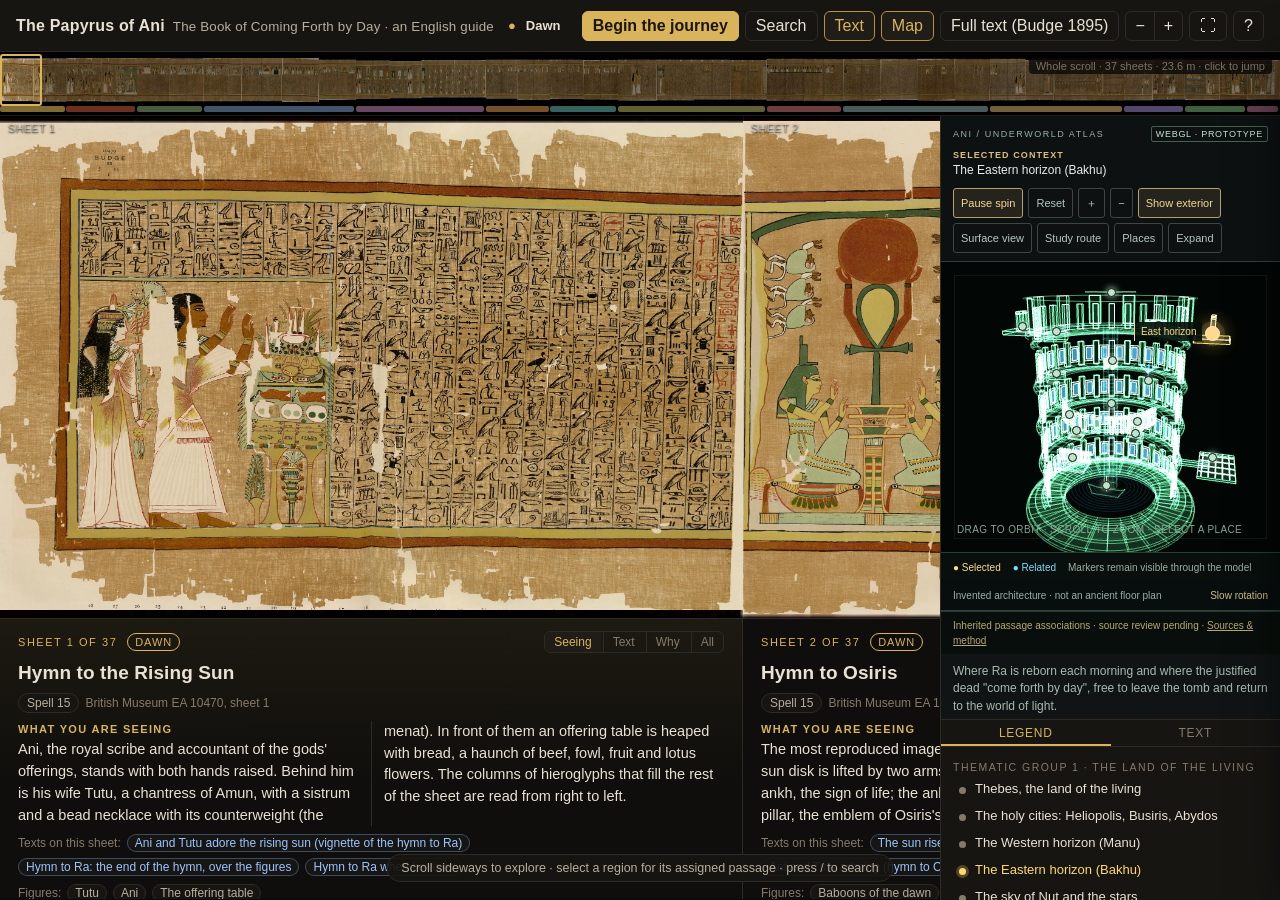
<file: book-of-the-dead/index.html>
<!DOCTYPE html>
<html lang="en">
<head>
<meta charset="utf-8">
<meta name="robots" content="noindex">
<meta name="viewport" content="width=device-width, initial-scale=1">
<title>Book of the Dead — The Papyrus of Ani | Mister Consistency</title>
<meta name="description" content="Explore all 37 facsimile sheets of the Papyrus of Ani with a linked historical translation and an interactive, interpretive 3D map. An educational study in development.">
<link rel="stylesheet" href="assets/styles/map-archive.css">
<link rel="stylesheet" href="assets/styles/study-tools.css">
<link rel="icon" href="assets/favicon.svg" type="image/svg+xml">
<script data-goatcounter="https://misterconsistency.goatcounter.com/count" async src="//gc.zgo.at/count.js"></script>
<style>
:root{
  --bg:#0f0e0c; --bg2:#171512; --bg3:#201d18; --line:#2e2a24; --ink:#e9e2d4; --ink2:#b8ae9c; --ink3:#857b6a;
  --gold:#d9b45a; --gold2:#b8903a; --red:#b9533a; --green:#7b9a6b; --blue:#6f8fb3;
  --serif:Georgia,"Times New Roman",serif; --sans:-apple-system,BlinkMacSystemFont,"Segoe UI",Inter,Roboto,Helvetica,Arial,sans-serif;
  --topH:52px; --mmH:64px; --sideW:340px;
}
*{box-sizing:border-box}
html,body{margin:0;height:100%;background:var(--bg);color:var(--ink);font-family:var(--sans);-webkit-font-smoothing:antialiased}
body{display:flex;flex-direction:column;overflow:hidden}
a{color:var(--gold)}
button{font:inherit;color:inherit;background:none;border:1px solid var(--line);border-radius:6px;padding:6px 10px;cursor:pointer;line-height:1}
button:hover{border-color:var(--gold2);color:var(--gold)}
button.primary{background:var(--gold);color:#1b1608;border-color:var(--gold);font-weight:600}
button.primary:hover{background:#e6c46e;color:#1b1608}
button.active{background:var(--bg3);border-color:var(--gold2);color:var(--gold)}

/* top bar */
header.top{height:var(--topH);display:flex;align-items:center;gap:14px;padding:0 16px;border-bottom:1px solid var(--line);background:var(--bg2);flex:0 0 auto;z-index:20}
header.top .brand{font-weight:600;letter-spacing:.2px;white-space:nowrap}
header.top .brand small{font-weight:400;color:var(--ink2);margin-left:8px}
header.top .where{margin-left:auto;display:flex;align-items:center;gap:10px;min-width:0;color:var(--ink2);font-size:13px;white-space:nowrap;overflow:hidden;text-overflow:ellipsis}
header.top .where b{color:var(--ink)}
header.top nav{display:flex;gap:6px;align-items:center;flex:0 0 auto}
header.top nav .zoom{display:flex;border:1px solid var(--line);border-radius:6px;overflow:hidden}
header.top nav .zoom button{border:0;border-radius:0;padding:6px 9px}
header.top nav .zoom button+button{border-left:1px solid var(--line)}

/* minimap */
.minimap{height:var(--mmH);position:relative;background:#000;border-bottom:1px solid var(--line);flex:0 0 auto;cursor:pointer;user-select:none}
.minimap img{position:absolute;left:0;top:6px;width:100%;height:calc(var(--mmH) - 20px);object-fit:fill;opacity:.85;display:block}
.minimap .mm-stages{position:absolute;left:0;right:0;bottom:0;height:12px}
.minimap .mm-stage{position:absolute;top:3px;height:6px;border-radius:2px;opacity:.9}
.minimap .mm-stage span{position:absolute;top:-3px;left:0;transform:translateY(-100%);font-size:10px;color:var(--ink2);white-space:nowrap;display:none}
.minimap .mm-view{position:absolute;top:2px;height:calc(var(--mmH) - 12px);border:2px solid var(--gold);border-radius:3px;box-shadow:0 0 0 2000px rgba(0,0,0,.35);pointer-events:none;min-width:6px}
.minimap .mm-label{position:absolute;right:8px;top:6px;font-size:11px;color:var(--ink2);background:rgba(15,14,12,.8);padding:2px 7px;border-radius:4px;pointer-events:none}
.minimap:hover .mm-stage span{display:block}

/* main row: wall + side panel */
.row{flex:1 1 auto;display:flex;min-height:0;position:relative}
main.wall{flex:1 1 auto;min-width:0;overflow-x:auto;overflow-y:auto;position:relative;scrollbar-color:#3a352c #0f0e0c;scroll-behavior:smooth;cursor:grab}
main.wall.dragging{cursor:grabbing;scroll-behavior:auto}
main.wall::-webkit-scrollbar{height:12px}
main.wall::-webkit-scrollbar-thumb{background:#3a352c;border-radius:6px;border:2px solid #0f0e0c}
.track{position:relative}
.art{position:relative;background:#000}
.art .lowres{position:absolute;display:block;image-rendering:auto;pointer-events:none}
.art .tile{position:absolute;display:block;opacity:0;transition:opacity .4s ease}
.art .tile.loaded{opacity:1}
.art .seam{position:absolute;top:0;bottom:0;width:1px;background:rgba(255,255,255,.06);pointer-events:none}
.art .hot{position:absolute;border:1px solid transparent;border-radius:3px;cursor:pointer;transition:border-color .15s,background .15s;z-index:3}
.art .hot:hover,.art .hot.on{border-color:rgba(217,180,90,.9);background:rgba(217,180,90,.12);box-shadow:0 0 0 1px rgba(0,0,0,.4)}
.art .hot .tag{position:absolute;left:0;bottom:100%;transform:translateY(-4px);background:rgba(15,14,12,.92);color:var(--gold);font-size:12px;padding:3px 7px;border-radius:4px;white-space:nowrap;display:none;border:1px solid var(--gold2);z-index:5}
.art .hot:hover .tag,.art .hot.on .tag{display:block}
.art .sheetno{position:absolute;top:6px;font-size:11px;color:rgba(233,226,212,.55);letter-spacing:.3px;pointer-events:none;text-shadow:0 1px 2px #000;z-index:4}
/* text blocks */
.art .blk{position:absolute;border:1px solid rgba(120,180,255,.22);border-radius:2px;pointer-events:none;z-index:1;transition:border-color .15s,background .15s}
.art .blk .tag{position:absolute;left:0;top:100%;transform:translateY(3px);background:rgba(15,14,12,.92);color:#9cc4ff;font-size:12px;padding:3px 7px;border-radius:4px;white-space:nowrap;display:none;border:1px solid rgba(120,180,255,.5);z-index:6}
.art .blk.hov,.art .blk.sel{border-color:rgba(120,180,255,.75);background:rgba(120,180,255,.06)}
.art .blk.hov .tag,.art .blk.sel .tag{display:block}
.art .col{position:absolute;cursor:pointer;z-index:2;border-left:1px solid rgba(120,180,255,.14)}
.art .col:hover{background:rgba(255,220,90,.22);outline:1px solid rgba(255,220,90,.8)}
.art .col.sel{background:rgba(255,220,90,.28);outline:1px solid rgba(255,220,90,.95)}
.art .rect{position:absolute;cursor:pointer;z-index:2}
.art .rect:hover{background:rgba(120,180,255,.12)}
.art .rect.sel{background:rgba(255,220,90,.2);outline:1px solid rgba(255,220,90,.9)}
.art.noblocks .blk,.art.noblocks .col,.art.noblocks .rect{display:none}

/* english band */
.english{position:relative;border-top:1px solid var(--line);background:var(--bg)}
.english[data-mode=look] .says,.english[data-mode=look] .why{display:none}
.english[data-mode=says] .look,.english[data-mode=says] .why{display:none}
.english[data-mode=why] .look,.english[data-mode=why] .says{display:none}
.panel .tabs{display:flex;gap:2px;border:1px solid var(--line);border-radius:6px;overflow:hidden;margin-left:auto}
.panel .tabs button{border:0;border-radius:0;padding:4px 9px;font-size:12px;color:var(--ink3)}
.panel .tabs button+button{border-left:1px solid var(--line)}
.panel .tabs button.on{background:var(--bg3);color:var(--gold)}
.panel{position:absolute;top:0;bottom:0;padding:12px 18px 16px 18px;border-right:1px solid var(--line);display:flex;flex-direction:column;gap:8px;overflow-y:auto;overflow-x:hidden;scrollbar-width:thin}
.panel.cur{background:linear-gradient(180deg,rgba(217,180,90,.07),transparent 60%)}
.panel .ph{display:flex;align-items:baseline;gap:10px;flex-wrap:wrap}
.panel .ph .no{font-size:11px;letter-spacing:.14em;text-transform:uppercase;color:var(--gold)}
.panel .ph .stage{font-size:11px;letter-spacing:.08em;text-transform:uppercase;color:var(--ink3);padding:2px 7px;border:1px solid var(--line);border-radius:10px}
.panel h2{margin:0;font-size:19px;font-weight:600;letter-spacing:.1px;line-height:1.25}
.panel .meta{display:flex;gap:6px;flex-wrap:wrap;align-items:center;font-size:12px;color:var(--ink2)}
.panel .chip{border:1px solid var(--line);border-radius:10px;padding:2px 8px;color:var(--ink2);cursor:pointer;background:var(--bg2)}
.panel .chip:hover{border-color:var(--gold2);color:var(--gold)}
.panel .chip.sp{font-variant-numeric:tabular-nums}
.panel .chip.tb{color:#9cc4ff;border-color:rgba(120,180,255,.35)}
.panel .body{columns:290px;column-gap:26px;column-rule:1px solid var(--line);font-size:14.5px;line-height:1.5;color:var(--ink)}
.panel .body p{margin:0 0 10px 0}
.panel .body p b{color:var(--gold);font-weight:600;font-size:11px;letter-spacing:.12em;text-transform:uppercase;display:block;margin-bottom:2px}
.panel .body p.says{font-family:var(--serif);color:#e6dcc8}
.panel .figs{display:flex;gap:6px;flex-wrap:wrap;font-size:12px;color:var(--ink3);align-items:center}
.panel .figs .chip{padding:1px 7px}
.panel .ft{margin-top:auto;padding-top:6px;display:flex;gap:8px;align-items:center;font-size:12px;color:var(--ink3)}
.panel .ft button{font-size:12px;padding:5px 9px}

/* side panel: map + reader */
aside.side{flex:0 0 var(--sideW);width:var(--sideW);border-left:1px solid var(--line);background:var(--bg2);display:flex;flex-direction:column;min-height:0;z-index:12}
aside.side.hidden{display:none}
.mapTop{display:flex;align-items:center;gap:6px;padding:8px 10px 6px;border-bottom:1px solid var(--line)}
.mapWhere{flex:1;min-width:0;font-size:13px;line-height:1.3;font-weight:600}
.mapWhere .k{display:block;font-size:10px;letter-spacing:.14em;text-transform:uppercase;color:var(--gold);font-weight:600}
.mapBtns{display:flex;gap:3px}
.mapBtns button{padding:3px 7px;font-size:12px}
.mapView{position:relative;height:270px;background:radial-gradient(ellipse at 50% 35%,#1d1a16,#0c0b09 75%);cursor:grab;user-select:none;flex:0 0 auto;overflow:hidden}
.mapView:active{cursor:grabbing}
.mapView svg{display:block;width:100%;height:100%}
.mapView .mn .dot{fill:#e9e2d4;stroke:#0f0e0c;stroke-width:1.2}
.mapView .mn.cur .dot{fill:#ffd86a}
.mapView .mn.sec .dot{fill:#9cc4ff}
.mapView .mn .pulse{fill:rgba(255,216,106,.18);stroke:#ffd86a;stroke-width:1.2;animation:pulse 1.6s ease-out infinite}
@keyframes pulse{0%{r:6;opacity:1}100%{r:18;opacity:0}}
.mapView .mn{cursor:pointer}
.mapView .ani{fill:#ffd86a;stroke:#ffd86a;stroke-width:1.4}
.mapLabels{position:absolute;inset:0;pointer-events:none}
.mapLabels .ml{position:absolute;transform:translate(-50%,0);font-size:10.5px;color:var(--ink2);background:rgba(15,14,12,.6);padding:1px 5px;border-radius:3px;white-space:nowrap;pointer-events:auto;cursor:pointer}
.mapLabels .ml.cur{color:#ffd86a;font-weight:600;background:rgba(15,14,12,.85)}
.mapLabels .ml.sec{color:#9cc4ff}
.mapNote{padding:8px 12px;font-size:12.5px;line-height:1.45;color:var(--ink2);border-bottom:1px solid var(--line);flex:0 0 auto;max-height:96px;overflow:auto}
.sideTabs{display:flex;gap:0;border-bottom:1px solid var(--line);flex:0 0 auto}
.sideTabs button{flex:1;border:0;border-radius:0;padding:7px 6px;font-size:12px;color:var(--ink3);letter-spacing:.06em;text-transform:uppercase}
.sideTabs button.on{color:var(--gold);box-shadow:inset 0 -2px 0 var(--gold)}
.sideBody{flex:1 1 auto;min-height:0;overflow:auto;scrollbar-width:thin}
.mapList{padding:6px 0 14px}
.mapList .mf{padding:8px 12px 3px;font-size:10.5px;letter-spacing:.14em;text-transform:uppercase;color:var(--ink3)}
.mapList .mf .fn{display:inline-block;width:16px;height:16px;border-radius:50%;border:1px solid var(--line);text-align:center;line-height:14px;margin-right:6px;font-size:10px;color:var(--ink2)}
.mapList .mi{padding:5px 12px 5px 34px;font-size:13px;color:var(--ink);cursor:pointer;position:relative;line-height:1.3}
.mapList .mi:hover{background:var(--bg3)}
.mapList .mi .dot{position:absolute;left:18px;top:11px;width:7px;height:7px;border-radius:50%;background:var(--ink3)}
.mapList .mi.cur{color:#ffd86a}.mapList .mi.cur .dot{background:#ffd86a;box-shadow:0 0 0 3px rgba(255,216,106,.25)}
.mapList .mi.sec{color:#9cc4ff}.mapList .mi.sec .dot{background:#9cc4ff}
/* reader (text of a clicked block) */
.reader{display:none;padding:12px 14px 20px}
.reader.on{display:block}
.reader .rno{font-size:10.5px;letter-spacing:.14em;text-transform:uppercase;color:#9cc4ff;display:flex;justify-content:space-between;align-items:center}
.reader .rno button{border:0;padding:2px 6px;color:var(--ink3);font-size:14px}
.reader h3{margin:4px 0 6px;font-size:16px;line-height:1.3;font-weight:600}
.reader .rmeta{display:flex;gap:6px;flex-wrap:wrap;font-size:12px;margin-bottom:10px}
.reader .rmeta .chip{border:1px solid var(--line);border-radius:10px;padding:2px 8px;color:var(--ink2);background:var(--bg3)}
.reader .rmeta .chip.map{color:#ffd86a;border-color:rgba(255,216,106,.4);cursor:pointer}
.reader .vig{font-size:12.5px;color:var(--ink3);font-style:italic;line-height:1.45;margin:0 0 10px;padding:8px 10px;border:1px solid var(--line);border-radius:6px}
.reader .txt{font-family:var(--serif);font-size:14.5px;line-height:1.62;color:#e6dcc8}
.reader .txt p{margin:0 0 10px}
.reader .txt .n{font-family:var(--sans);font-size:10px;color:#9cc4ff;vertical-align:super;margin:0 2px 0 1px;font-weight:600}
.reader .txt .seg.hi{background:rgba(255,220,90,.22);box-shadow:0 0 0 2px rgba(255,220,90,.22);border-radius:2px}
.reader .cols{display:flex;flex-wrap:wrap;gap:3px;margin:0 0 10px}
.reader .cols span{width:22px;height:22px;border:1px solid var(--line);border-radius:3px;font-size:10.5px;display:flex;align-items:center;justify-content:center;color:var(--ink3);cursor:pointer;font-variant-numeric:tabular-nums}
.reader .cols span:hover{border-color:var(--gold2);color:var(--gold)}
.reader .cols span.on{background:rgba(255,220,90,.25);border-color:#ffd86a;color:#ffd86a}
.reader .anal{margin-top:12px;padding-top:10px;border-top:1px solid var(--line);font-size:13.5px;line-height:1.5;color:var(--ink)}
.reader .anal b{display:block;font-size:10.5px;letter-spacing:.14em;text-transform:uppercase;color:var(--gold);margin-bottom:4px}
.reader .nav{display:flex;gap:6px;margin-top:12px}
.reader .nav button{font-size:12px;padding:5px 9px}
.reader .here{display:flex;gap:6px;flex-wrap:wrap;font-size:12px;margin:8px 0 0;color:var(--ink3)}
.nodeList{padding:10px 12px}
.nodeList h4{margin:0 0 6px;font-size:13px}
.nodeList p{margin:0 0 10px;font-size:12.5px;color:var(--ink2);line-height:1.45}
.nodeList .it{padding:6px 8px;border:1px solid var(--line);border-radius:6px;margin-bottom:5px;font-size:12.5px;cursor:pointer;line-height:1.35}
.nodeList .it:hover{border-color:var(--gold2)}
.nodeList .it small{display:block;color:var(--ink3);font-size:11px}

/* popover (figures) */
.pop .popLink{display:inline-block;margin-top:8px;color:#9cc4ff;text-decoration:none;border-bottom:1px dotted #9cc4ff;font-size:12.5px}
.pop{position:fixed;z-index:40;max-width:320px;background:var(--bg2);border:1px solid var(--gold2);border-radius:8px;padding:10px 12px;font-size:13.5px;line-height:1.45;box-shadow:0 10px 30px rgba(0,0,0,.6);display:none}
.pop b{display:block;color:var(--gold);margin-bottom:4px;font-size:13px}
.pop .x{position:absolute;right:6px;top:4px;border:0;padding:2px 6px;color:var(--ink3)}

/* drawer: full translation */
aside.drawer{position:fixed;top:var(--topH);right:0;bottom:0;width:min(560px,92vw);background:var(--bg2);border-left:1px solid var(--line);transform:translateX(102%);transition:transform .25s ease;z-index:30;display:flex;flex-direction:column;box-shadow:-10px 0 40px rgba(0,0,0,.5)}
aside.drawer.open{transform:translateX(0)}
aside.drawer .dh{padding:12px 16px;border-bottom:1px solid var(--line);display:flex;align-items:center;gap:10px}
aside.drawer .dh h3{margin:0;font-size:14px;font-weight:600;flex:1}
aside.drawer .dh .sub{font-size:12px;color:var(--ink2)}
aside.drawer .dnav{display:flex;gap:4px}
aside.drawer .db{overflow:auto;padding:16px 20px 40px;font-family:var(--serif);font-size:15px;line-height:1.6;color:#e2d9c6}
aside.drawer .db h4{font-family:var(--sans);font-size:11px;letter-spacing:.14em;text-transform:uppercase;color:var(--gold);margin:18px 0 8px}
aside.drawer .db p{margin:0 0 12px}
aside.drawer .db p.head{font-family:var(--sans);font-size:12.5px;letter-spacing:.06em;text-transform:uppercase;color:var(--ink2)}
aside.drawer .db p.vig{color:var(--ink2);font-style:italic}
aside.drawer .db .note{font-family:var(--sans);font-size:12.5px;color:var(--ink3);border:1px solid var(--line);border-radius:6px;padding:8px 10px;margin-bottom:14px;line-height:1.45}

/* journey bar */
.journey{position:fixed;left:0;right:0;bottom:0;z-index:25;background:rgba(23,21,18,.96);border-top:1px solid var(--gold2);padding:10px 16px;display:none;align-items:center;gap:14px;backdrop-filter:blur(6px)}
.journey.on{display:flex}
.journey .jt{flex:1;min-width:0}
.journey .jt .s{font-size:11px;letter-spacing:.14em;text-transform:uppercase;color:var(--gold)}
.journey .jt .t{font-weight:600;font-size:15px;margin:2px 0}
.journey .jt .b{font-size:13px;color:var(--ink2);white-space:nowrap;overflow:hidden;text-overflow:ellipsis}
.journey .jp{display:flex;gap:6px;align-items:center}
.journey .bar{position:absolute;left:0;top:-1px;height:2px;background:var(--gold)}
.journey .count{font-size:12px;color:var(--ink3);white-space:nowrap}

/* about modal */
.modal{position:fixed;inset:0;z-index:50;background:rgba(0,0,0,.7);display:none;align-items:center;justify-content:center;padding:20px}
.modal.open{display:flex}
.modal .box{background:var(--bg2);border:1px solid var(--line);border-radius:10px;max-width:640px;max-height:85vh;overflow:auto;padding:22px 26px;font-size:14.5px;line-height:1.55}
.modal .box h3{margin:0 0 10px;font-size:18px}
.modal .box p{margin:0 0 12px;color:var(--ink)}
.modal .box .k{font-size:12px;color:var(--ink3)}

.hint{position:fixed;left:50%;bottom:18px;transform:translateX(-50%);background:rgba(23,21,18,.92);border:1px solid var(--line);border-radius:20px;padding:6px 14px;font-size:12.5px;color:var(--ink2);z-index:15;pointer-events:none;transition:opacity .5s}
.hint.gone{opacity:0}

/* Keep every toolbar control reachable when the full desktop header no longer fits. */
@media (max-width:1100px){
  header.top{height:auto;min-height:52px;flex-wrap:wrap;padding:8px 12px;gap:8px}
  header.top .brand small{display:none}
  header.top .where{flex:1 1 160px}
  header.top nav{flex:1 1 auto;min-width:0;flex-wrap:wrap;justify-content:flex-end}
  header.top nav button{white-space:nowrap;min-height:34px}
}
@media (max-width:900px){ :root{--sideW:300px} .mapView{height:230px} }
@media (max-width:760px){
  :root{--topH:46px;--mmH:46px}
  header.top .brand small{display:none}
  header.top .where{display:none}
  header.top nav button.txtbtn span{display:none}
  header.top{position:relative;padding:8px;gap:6px}
  header.top .brand{flex:0 0 100%;padding-right:32px}
  header.top #btnAbout{position:absolute;right:8px;top:4px;min-height:24px;min-width:26px;padding:4px 7px}
  header.top nav{flex:1 1 100%;justify-content:flex-start;gap:5px}
  header.top nav button{min-height:36px}
  header.top nav button{padding:5px 7px;font-size:12px}
  header.top nav .zoom button{padding:5px 7px}
  header.top .brand{font-size:13px}
  aside.side{position:fixed;top:var(--topH);right:0;bottom:0;width:min(360px,92vw);box-shadow:-10px 0 40px rgba(0,0,0,.5);z-index:28}
  .mapView{height:220px}
  .panel.mobile{padding:8px 12px 12px}
  .journey{padding:8px 10px;gap:8px}
  .journey .jt .b{display:none}
  .journey .count{display:none}
  .minimap .mm-label{display:none}
  .panel .tabs button{padding:4px 7px;font-size:11px}
  .panel{padding:10px 12px 14px}
  .panel h2{font-size:16px}
  .panel .body{columns:1;font-size:13.5px}
  .journey .jt .b{white-space:normal}
}
</style>
</head>
<body>
<noscript><p class="noScriptNotice">This interactive study needs JavaScript. The <a href="assets/research.html">source and methodology page</a> remains readable without it.</p></noscript>

<header class="top">
  <div class="brand">The Papyrus of Ani<small>The Book of Coming Forth by Day · an English guide</small></div>
  <div class="where" id="where"></div>
  <nav>
    <button id="btnJourney" class="primary">Begin the journey</button>
    <button id="btnSearch" title="Search passages, names and spell numbers (/)" aria-haspopup="dialog">Search</button>
    <button id="btnBlocks" class="active" title="Show or hide the clickable text columns">Text</button>
    <button id="btnMap" class="active" title="Show or hide the map of the Duat">Map</button>
    <button id="btnText" class="txtbtn" title="Open the complete 1895 translation for the sheet you are looking at">Full text<span> (Budge 1895)</span></button>
    <div class="zoom"><button id="zoomOut" title="Zoom out">−</button><button id="zoomIn" title="Zoom in">+</button></div>
    <button id="btnFull" title="Full screen (more room for the painting)">⛶</button>
    <button id="btnAbout" title="About this page">?</button>
  </nav>
</header>

<div class="minimap" id="minimap">
  <img id="mmImg" alt="">
  <div class="mm-label">Whole scroll · 37 sheets · 23.6 m · click to jump</div>
  <div class="mm-stages" id="mmStages"></div>
  <div class="mm-view" id="mmView"></div>
</div>

<div class="row">
  <main class="wall" id="wall" tabindex="0" aria-label="The papyrus, scroll horizontally">
    <div class="track" id="track">
      <div class="art" id="art"></div>
      <div class="english" id="english"></div>
    </div>
  </main>
  <aside class="side" id="side" aria-label="Map of the Duat and the text of the column you clicked">
    <div id="mapHost"></div>
    <div class="sideTabs"><button id="tabLegend" class="on">Legend</button><button id="tabReader">Text</button></div>
    <div class="sideBody" id="sideBody">
      <div id="legendHost"></div>
      <div class="reader" id="reader"></div>
      <div class="nodeList" id="nodeList" style="display:none"></div>
    </div>
  </aside>
</div>

<div class="pop" id="pop"><button class="x" id="popX">×</button><b id="popT"></b><div id="popB"></div><div id="popMore"></div></div>

<aside class="drawer" id="drawer" aria-label="Full translation">
  <div class="dh">
    <div>
      <h3 id="dTitle">Full text</h3>
      <div class="sub">E. A. Wallis Budge, <i>The Book of the Dead: the Papyrus of Ani</i> (1895) · public domain</div>
    </div>
    <div class="dnav"><button id="dPrev" title="Previous sheet">‹</button><button id="dNext" title="Next sheet">›</button><button id="dClose" title="Close">×</button></div>
  </div>
  <div class="db" id="dBody"></div>
</aside>

<div class="journey" id="journey">
  <div class="bar" id="jBar"></div>
  <div class="jt"><div class="s" id="jStage"></div><div class="t" id="jTitle"></div><div class="b" id="jBlurb"></div></div>
  <div class="count" id="jCount"></div>
  <div class="jp"><button id="jPrev">← Previous</button><button id="jNext" class="primary">Next →</button><button id="jExit" title="Exit the journey (Esc)">Exit</button></div>
</div>

<div class="modal" id="about">
  <div class="box">
    <h3>Book of the Dead: The Papyrus of Ani</h3>
    <p><b>Working educational study · v2.5.</b> Explore 37 scanned sheets from the 1894 printed facsimile, the historical English translation attributed to E. A. Wallis Budge (1895), and an interpretive spatial index. The images are facsimile scans, not new photographs of the original manuscript.</p>
    <p><b>Reading the source.</b> The historical quotation, editorial guide and map associations are different layers. A clickable column identifies an annotated region and its assigned passage; it is not a word-for-word decipherment of every hieroglyph. Boundaries and numbered highlights may be approximate. The corpus and its inherited map associations remain under review.</p>
    <p><b>The real 3D map.</b> The cylindrical architecture, coordinates and optional study route are modern presentation choices—not a recovered Egyptian floor plan or an obligatory ancient itinerary. Gold marks the selected passage context. Rotate, zoom or select a named place to explore the linked records. A non-3D fallback retains the passage links.</p>
    <p><b>How to explore.</b> Scroll sideways or use the minimap to move through the wall. Select a figure or column to inspect the assigned text. Search finds names, spell numbers and phrases; the reader’s copy-link control shares the selected passage or column. “Begin the journey” follows the editorial sequence of sheets.</p>
    <p><b>The world.</b> A companion study builds the places the text describes in three dimensions, each feature tied to its passage in an evidence ledger, with other manuscripts admitted as labelled witnesses where Ani is silent. <a href="world/">Enter the world</a>.</p>
    <p><a href="assets/research.html">Sources, method &amp; limitations</a> · <a href="world/">The world</a> · <a href="../">Mister Consistency</a></p>
    <p><button id="aboutClose" class="primary">Close</button></p>
  </div>
</div>

<div class="hint" id="hint">Scroll sideways to explore · select a region for its assigned passage · press / to search</div>

<script src="assets/js/geometry.js"></script>
<script src="assets/js/guide.js"></script>
<script src="assets/js/budge.js"></script>
<script src="assets/js/text.js"></script>
<script src="assets/js/spells.js"></script>
<script src="assets/js/map-data.js"></script>
<script src="assets/js/map-fallback.js"></script>
<script src="assets/js/duat-webgl.js"></script>
<script src="assets/js/map.js"></script>
<script src="assets/js/viewer.js"></script>
<script src="assets/js/study-tools.js"></script>
</body>
</html>
</file>
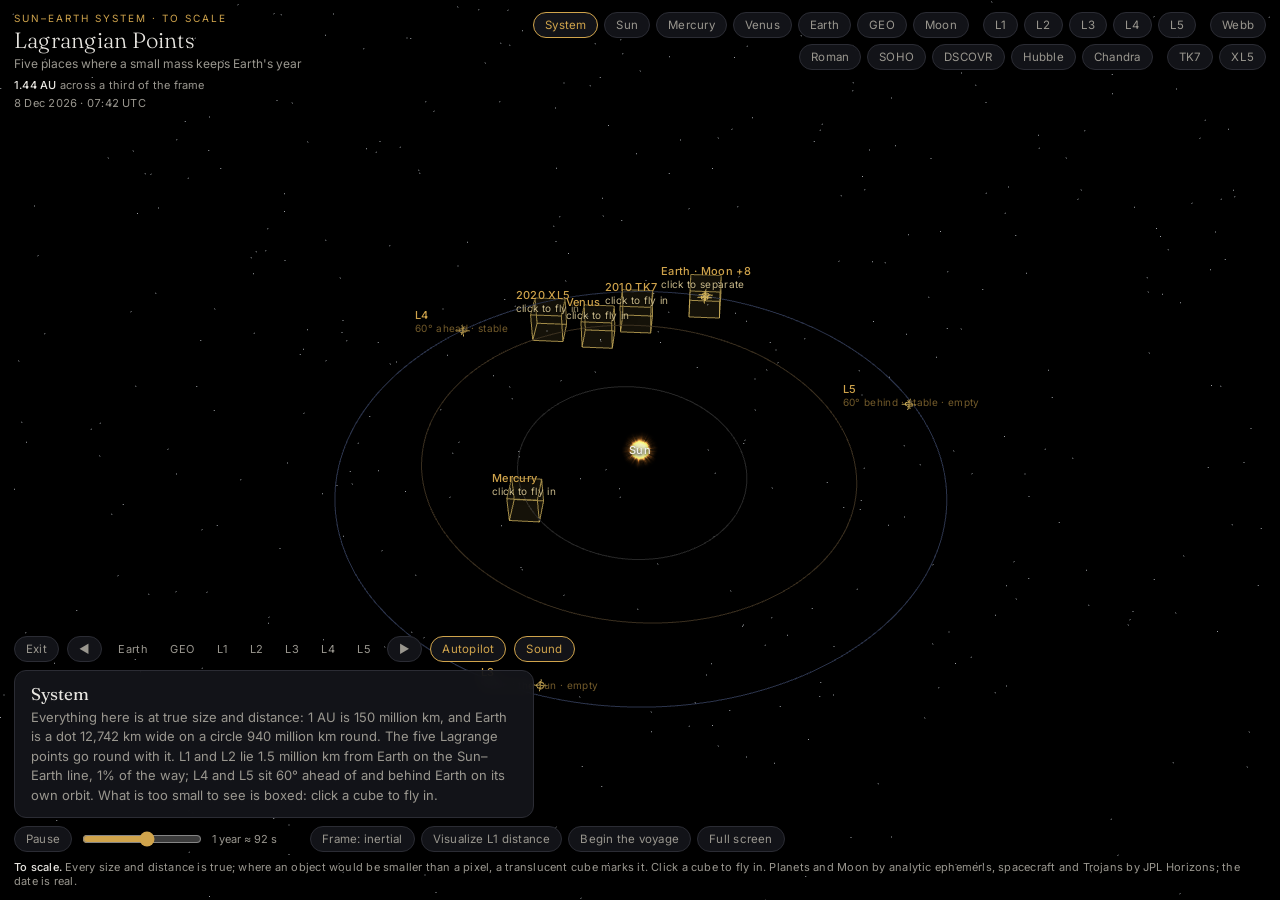
<file: lagrange/index.html>
<!DOCTYPE html>
<html lang="en">
<head>
<meta charset="utf-8">
<meta name="viewport" content="width=device-width, initial-scale=1">
<meta name="robots" content="noindex">
<link rel="icon" href="data:,">
<title>Lagrangian Points — Sun–Earth system to scale | Mister Consistency</title>
<meta name="description" content="The five Sun–Earth Lagrange points, the spacecraft that loop around L1 and L2, the Earth Trojans at L4, the Moon and the geostationary ring, all at true size and distance. Translucent cubes mark what is too small to see; click one to fly in.">
<link rel="preconnect" href="https://fonts.googleapis.com">
<link rel="preconnect" href="https://fonts.gstatic.com" crossorigin>
<link href="https://fonts.googleapis.com/css2?family=Fraunces:opsz,wght@9..144,300;9..144,400&family=Inter:wght@400;500&display=swap" rel="stylesheet">
<script data-goatcounter="https://misterconsistency.goatcounter.com/count" async src="//gc.zgo.at/count.js"></script>
<style>
  :root {
    --bg: #0e0f12; --raised: rgba(22, 23, 28, .86); --line: #2b2c34;
    --text: #e8e6e1; --dim: #9a978f; --gold: #d0a44c; --gold-soft: rgba(208, 164, 76, .55);
    --serif: "Fraunces", Georgia, serif; --sans: "Inter", -apple-system, "Segoe UI", sans-serif;
  }
  * { box-sizing: border-box; }
  html, body { margin: 0; height: 100%; background: var(--bg); color: var(--text); font-family: var(--sans); overflow: hidden; }
  canvas { display: block; }
  button { font: inherit; }

  .chip-bar { position: fixed; z-index: 6; display: flex; flex-wrap: wrap; gap: 6px; }
  #title { left: 14px; top: 12px; flex-direction: column; gap: 2px; pointer-events: none; }
  #title .eyebrow { font-size: 10px; letter-spacing: .2em; text-transform: uppercase; color: var(--gold); }
  #title h1 { margin: 0; font-family: var(--serif); font-weight: 300; font-size: 22px; letter-spacing: .01em; }
  #title .sub { font-size: 12px; color: var(--dim); }
  #scale { position: fixed; left: 14px; top: 78px; z-index: 6; font-size: 11px; color: var(--dim); pointer-events: none; letter-spacing: .02em; }
  #scale b { color: var(--text); font-weight: 500; }
  #date { position: fixed; left: 14px; top: 96px; z-index: 6; font-size: 11px; color: var(--dim); pointer-events: none; letter-spacing: .02em; font-variant-numeric: tabular-nums; }

  #focus { right: 14px; top: 12px; max-width: 58vw; justify-content: flex-end; pointer-events: auto; }
  .chip, .tog {
    background: var(--raised); color: var(--dim); border: 1px solid var(--line); border-radius: 999px;
    padding: 5px 11px; font-size: 11.5px; letter-spacing: .02em; cursor: pointer; backdrop-filter: blur(6px);
    transition: color .15s, border-color .15s;
  }
  .chip:hover, .tog:hover { color: var(--text); border-color: #3c3d46; }
  .chip.active { color: var(--gold); border-color: var(--gold); }
  .chip.sep { margin-left: 8px; }

  #bottom { position: fixed; left: 14px; right: 14px; bottom: 12px; z-index: 6; display: grid; gap: 8px; pointer-events: none; }
  #caption {
    pointer-events: auto; background: var(--raised); border: 1px solid var(--line); border-radius: 12px;
    padding: 12px 16px; max-width: 520px; backdrop-filter: blur(8px);
  }
  #caption h2 { margin: 0 0 4px; font-family: var(--serif); font-weight: 400; font-size: 17px; }
  #caption h2 small { font-family: var(--sans); font-size: 11px; color: var(--gold); letter-spacing: .14em; text-transform: uppercase; margin-left: 8px; }
  #caption p { margin: 0; font-size: 13px; line-height: 1.5; color: var(--dim); }
  #controls { pointer-events: auto; display: flex; flex-wrap: wrap; align-items: center; gap: 6px; }
  #rate { width: 120px; accent-color: var(--gold); margin: 0 4px; }
  #ratev { font-size: 11px; color: var(--dim); min-width: 92px; }
  .tog.on { color: var(--gold); border-color: var(--gold); }
  #foot { font-size: 11px; color: var(--dim); letter-spacing: .02em; }
  #foot b { color: var(--text); font-weight: 500; }

  .lbl { color: #f1efe9; font-size: 11px; font-weight: 500; letter-spacing: .03em; text-shadow: 0 1px 3px #000, 0 0 10px rgba(0,0,0,.8); pointer-events: none; white-space: nowrap; transition: opacity .2s; }
  .lbl span { display: block; font-weight: 400; color: #b9b5ab; font-size: 10px; }
  .lbl.pt { color: var(--gold); }
  .lbl.pt span { color: var(--gold-soft); }
  .lbl.box { color: var(--gold); font-weight: 500; }
  .lbl.box span { color: #c9b98a; }
  .lbl.faint { opacity: 0; }
  .lbl.edge-r { translate: calc(-50% - 10px) 0; }
  .lbl.edge-l { translate: calc(50% + 10px) 0; }

  #voyage { position: static; pointer-events: auto; align-items: center; gap: 8px; }
  #voy-steps { display: flex; gap: 6px; align-items: center; flex-wrap: wrap; }
  #voy-steps span { font-size: 11px; letter-spacing: .04em; color: var(--dim); padding: 3px 7px; border: 1px solid transparent; border-radius: 999px; }
  #voy-steps span.done { color: #c9b98a; }
  #voy-steps span.now { color: var(--gold); border-color: var(--gold); }
  #credits { position: fixed; inset: 0; z-index: 8; display: flex; align-items: center; justify-content: center; background: rgba(8, 9, 12, .55); backdrop-filter: blur(3px); }
  #credits[hidden] { display: none; }
  #credits .card { background: var(--raised); border: 1px solid var(--line); border-radius: 14px; padding: 22px 26px; max-width: 520px; margin: 16px; }
  #credits .eyebrow { font-size: 10px; letter-spacing: .2em; text-transform: uppercase; color: var(--gold); }
  #credits h2 { margin: 6px 0 10px; font-family: var(--serif); font-weight: 300; font-size: 24px; }
  #credits p { margin: 0 0 16px; font-size: 12.5px; line-height: 1.55; color: var(--dim); }
  #credits .row { display: flex; gap: 8px; }
  #nowebgl { position: fixed; inset: 0; display: none; align-items: center; justify-content: center; padding: 24px; text-align: center; color: var(--dim); font-size: 14px; }

  @media (max-height: 700px) {
    #caption { padding: 9px 12px; max-width: 460px; }
    #caption h2 { font-size: 15px; margin-bottom: 2px; }
    #caption p { font-size: 12px; line-height: 1.4; }
    #title .sub { display: none; }
    #scale { top: 60px; }
    #date { top: 78px; }
  }
  @media (max-width: 720px) {
    #title h1 { font-size: 18px; }
    #title .sub { display: none; }
    #scale { top: 58px; }
    #date { top: 76px; }
    #focus { position: static; pointer-events: auto; max-width: none; justify-content: flex-start; flex-wrap: nowrap; overflow-x: auto; scrollbar-width: none; padding-bottom: 2px; margin-right: -14px; }
    #focus::-webkit-scrollbar { display: none; }
    .chip.sep { margin-left: 0; }
    #caption { padding: 10px 12px; }
    #caption p { font-size: 12px; }
    #ratev { display: none; }
    #foot { font-size: 10px; }
  }
</style>
</head>
<body>
<div id="title" class="chip-bar">
  <div class="eyebrow">Sun–Earth system · to scale</div>
  <h1>Lagrangian Points</h1>
  <div class="sub">Five places where a small mass keeps Earth's year</div>
</div>
<div id="scale"></div>
<div id="date"></div>
<div id="bottom">
  <div id="focus" class="chip-bar"></div>
  <div id="voyage" class="chip-bar" hidden>
    <button class="tog" id="voy-exit" title="Leave the voyage">Exit</button>
    <button class="tog" id="voy-prev" title="Previous stop">&#9664;</button>
    <div id="voy-steps"></div>
    <button class="tog" id="voy-next" title="Next stop">&#9654;</button>
    <button class="tog on" id="voy-auto" title="Autopilot advances the voyage for you">Autopilot</button>
    <button class="tog on" id="voy-sound" title="Narration, music and effects">Sound</button>
  </div>
  <div id="caption"><h2 id="cap-title">System</h2><p id="cap-text"></p></div>
  <div id="controls">
    <button class="tog" id="play" title="Pause or resume">Pause</button>
    <input id="rate" type="range" min="0" max="100" value="55" aria-label="Time rate">
    <span id="ratev"></span>
    <button class="tog" id="frame" title="Switch between the inertial frame and a frame that turns with Earth">Frame: inertial</button>
    <button class="tog" id="viz" title="Earth’s circumference laid out straight, against GEO and then L1">Visualize L1 distance</button>
    <button class="tog" id="voyage-btn" title="A guided voyage: Earth, GEO, L1, L2, L3, L4, L5, with narration and music">Begin the voyage</button>
    <button class="tog" id="fs" title="Full screen">Full screen</button>
  </div>
  <div id="foot"><b>To scale.</b> Every size and distance is true; where an object would be smaller than a pixel, a translucent cube marks it. Click a cube to fly in. Planets and Moon by analytic ephemeris, spacecraft and Trojans by JPL Horizons; the date is real.</div>
</div>
<div id="credits" hidden>
  <div class="card">
    <div class="eyebrow">The Lagrangian voyage</div>
    <h2>Five places, one period</h2>
    <p>Narration written for this study and spoken by a Microsoft neural voice (Ryan, en-GB). Music: Gymnop&eacute;die No. 1 and No. 3 by Erik Satie, performed by Kevin MacLeod (incompetech.com), licensed under Creative Commons: By Attribution 4.0. Sound effects synthesised in the page. Positions from JPL Horizons and analytic ephemerides; Hubble model NASA &amp; ESA/Hubble (M. Kornmesser), Chandra, SOHO and DSCOVR models NASA 3D Resources; maps Solar System Scope.</p>
    <div class="row"><button class="tog" id="voy-replay">Replay</button><button class="tog on" id="voy-explore">Explore freely</button></div>
  </div>
</div>
<div id="nowebgl">This figure needs WebGL. The essay above it stands on its own.</div>

<script type="importmap">{ "imports": { "three": "./vendor/three.module.js" } }</script>
<script type="module">
import * as THREE from 'three';
import { OrbitControls } from './vendor/OrbitControls.js';
import { CSS2DRenderer, CSS2DObject } from './vendor/CSS2DRenderer.js';
import { GLTFLoader } from './vendor/GLTFLoader.js';
import * as ASTRO from './astro.js';

// ---------- units: 1 scene unit = 1,000 km. Everything below is a real figure. ----------
const AU = 149597.87;
const R = { sun: 695.7, mercury: 2.4397, venus: 6.0518, earth: 6.371, moon: 1.7374 };
const D_MOON = 384.4, GEO = 42.164;
const MU = 1 / (ASTRO.SUN_OVER_EM + 1), GAM = ASTRO.collinear(MU), L_OFF = GAM.l1 * AU;   // the collinear points from the real mass ratio: L1 1,497,600 km, L2 1,507,700 km at 1 AU
// halo paths: Webb at its published amplitudes; the L1 loops at a similar scale; periods ≈ six months
const HALO = { webb: { a: 832, b: 520, c: 250, T: 182 }, roman: { a: 600, b: 420, c: 220, T: 182 }, soho: { a: 650, b: 200, c: 150, T: 178 }, dscovr: { a: 500, b: 300, c: 120, T: 178 } };
const CRAFT_SIZE = { webb: 21.2e-6, roman: 12e-6, soho: 9.5e-6, dscovr: 5.4e-6 };   // longest dimension in scene units (1 unit = 1,000 km): 21.2 m, 12 m, 9.5 m, 5.4 m; Roman and DSCOVR approximate
// Hubble and Chandra: geocentric osculating elements from JPL Horizons for 2026-10-06 00:00 TDB (km, s, degrees to the equator)
const HST = { a: 6854.87, e: 0.00131, i: 28.59, P: 5648.19, len: 13.2e-6 };                                    // 13.2 m long (scene units)
const CXO = { a: 80784.88, e: 0.76655, i: 57.65, P: 228510.5, q: 18859.44, Q: 142710.32, len: 13.8e-6, span: 19.5e-6 };   // 13.8 m with the sunshade open, 19.5 m across the arrays (scene units)
const hAlt = Math.round((HST.a - 6378.137) / 10) * 10, cPer = (Math.round((CXO.q - 6378.137) / 100) * 100).toLocaleString('en-US'), cApo = (Math.round((CXO.Q - 6378.137) / 1000) * 1000).toLocaleString('en-US');
const ROCK = { tk7: 0.00015, xl5: 0.0006 };                                             // radii in scene units: 150 m and 600 m
const DEG = Math.PI / 180, TILT = ASTRO.OBLIQUITY * DEG;
// Roman: launched 30 Aug 2026 11:26 UTC; L2 insertion about 100 days after launch (NASA). Drawn in transit until then.
const ROMAN_JD = ASTRO.julianDay(new Date(Date.UTC(2026, 7, 30, 11, 26))), ROMAN_CRUISE_DAYS = 100;
const romanFracAt = (t) => (t - ROMAN_JD) / ROMAN_CRUISE_DAYS;
const romanArrived = romanFracAt(ASTRO.julianDay(new Date())) >= 1;

let renderer;
try { renderer = new THREE.WebGLRenderer({ antialias: true, logarithmicDepthBuffer: true, powerPreference: 'high-performance' }); }
catch (e) { document.getElementById('nowebgl').style.display = 'flex'; throw e; }
renderer.setPixelRatio(Math.min(devicePixelRatio, 2));
renderer.setSize(innerWidth, innerHeight);
renderer.toneMapping = THREE.ACESFilmicToneMapping; renderer.toneMappingExposure = 1.0;
document.body.appendChild(renderer.domElement);
const labelRenderer = new CSS2DRenderer();
labelRenderer.setSize(innerWidth, innerHeight);
Object.assign(labelRenderer.domElement.style, { position: 'fixed', inset: '0', pointerEvents: 'none', zIndex: 3 });
document.body.appendChild(labelRenderer.domElement);

const scene = new THREE.Scene();
const camera = new THREE.PerspectiveCamera(48, innerWidth / innerHeight, 0.001, AU * 6);
// portrait screens: lift the scene so the caption panel does not sit on the lower half of it
const padY = () => innerWidth < innerHeight ? Math.round(innerHeight * 0.12) : 0;
const viewAspect = () => innerWidth / (innerHeight + 2 * padY());
function applyView() {
  const w = innerWidth, h = innerHeight, dy = padY();
  camera.aspect = viewAspect();
  if (dy) camera.setViewOffset(w, h + 2 * dy, 0, 2 * dy, w, h); else camera.clearViewOffset();
  camera.updateProjectionMatrix();
}
applyView();
const controls = new OrbitControls(camera, renderer.domElement);
controls.enableDamping = true; controls.dampingFactor = 0.08; controls.maxDistance = AU * 16;

scene.add(new THREE.AmbientLight(0xc5d4ea, 0.45));
scene.add(new THREE.HemisphereLight(0xfff1d6, 0x141a2a, 0.6));
const sunLight = new THREE.PointLight(0xfff0c6, 2.6, 0, 0); scene.add(sunLight);
const fill = new THREE.DirectionalLight(0xdde7ff, 0.7); fill.position.set(-1, 1.4, 0.8); scene.add(fill);
const envTex = (() => {   // what the foil and panels reflect: black sky, a hot Sun, Earth's blue glow below
  const es = new THREE.Scene();
  es.add(new THREE.Mesh(new THREE.SphereGeometry(50, 32, 16), new THREE.MeshBasicMaterial({ color: 0x1c2029, side: THREE.BackSide })));
  const sunB = new THREE.Mesh(new THREE.SphereGeometry(10, 16, 8), new THREE.MeshBasicMaterial({ color: new THREE.Color(7, 6.3, 5.4) })); sunB.position.set(28, 22, 12); es.add(sunB);   // HDR: the Sun is far brighter than white
  const earthB = new THREE.Mesh(new THREE.SphereGeometry(26, 24, 12), new THREE.MeshBasicMaterial({ color: new THREE.Color(0.55, 0.75, 1.1) })); earthB.position.set(-8, -44, 0); es.add(earthB);
  const pm = new THREE.PMREMGenerator(renderer); const t = pm.fromScene(es, 0.04).texture; pm.dispose(); return t;
})();

{ // stars on a far sphere
  const n = 2400, g = new THREE.BufferGeometry(), p = new Float32Array(n * 3), rr = AU * 5;
  for (let i = 0; i < n; i++) { const th = Math.random() * Math.PI * 2, ph = Math.acos(2 * Math.random() - 1); p[i*3] = rr * Math.sin(ph) * Math.cos(th); p[i*3+1] = rr * Math.cos(ph) * 0.7; p[i*3+2] = rr * Math.sin(ph) * Math.sin(th); }
  g.setAttribute('position', new THREE.BufferAttribute(p, 3));
  scene.add(new THREE.Points(g, new THREE.PointsMaterial({ color: 0xcfd6e6, size: AU * 0.012, sizeAttenuation: true, transparent: true, opacity: 0.75 })));
}

// ---------- helpers ----------
function label(title, sub, cls, near) {
  const d = document.createElement('div'); d.className = 'lbl' + (cls ? ' ' + cls : '');
  d.innerHTML = sub ? `${title}<span>${sub}</span>` : title;
  const o = new CSS2DObject(d); o.element = d; o.userData.near = near || 0; o.userData.title = title; o.userData.sub = sub; return o;
}
const tex = new THREE.TextureLoader();
const map = (u) => { const t = tex.load(u); t.colorSpace = THREE.SRGBColorSpace; t.anisotropy = 8; return t; };
function circle(radius, color, opacity = 1, segs = 512) {
  const pts = Array.from({ length: segs + 1 }, (_, i) => { const a = i / segs * Math.PI * 2; return new THREE.Vector3(Math.cos(a) * radius, 0, Math.sin(a) * radius); });
  return new THREE.Line(new THREE.BufferGeometry().setFromPoints(pts), new THREE.LineBasicMaterial({ color, transparent: opacity < 1, opacity }));
}
function planet(r, url, tint = 0xffffff, rough = 0.85) {
  const g = new THREE.Group(), m = new THREE.Mesh(new THREE.SphereGeometry(r, 64, 40), new THREE.MeshStandardMaterial({ map: url ? map(url) : null, color: tint, roughness: rough, metalness: 0.02 }));
  m.frustumCulled = false;   // with a metre-scale near plane the culling test loses precision and drops a globe that fills the view
  g.add(m); return g;
}

// ---------- bodies ----------
// ---- the Sun: a procedural, animated photosphere over the texture map, with a shader corona ----
const NOISE_GLSL = `
  float hash(vec3 p) { p = fract(p * 0.3183099 + 0.1); p *= 17.0; return fract(p.x * p.y * p.z * (p.x + p.y + p.z)); }
  float noise(vec3 x) { vec3 i = floor(x), f = fract(x); f = f * f * (3.0 - 2.0 * f);
    return mix(mix(mix(hash(i), hash(i + vec3(1,0,0)), f.x), mix(hash(i + vec3(0,1,0)), hash(i + vec3(1,1,0)), f.x), f.y),
               mix(mix(hash(i + vec3(0,0,1)), hash(i + vec3(1,0,1)), f.x), mix(hash(i + vec3(0,1,1)), hash(i + vec3(1,1,1)), f.x), f.y), f.z); }
  float fbm(vec3 p) { float v = 0.0, a = 0.5; for (int i = 0; i < 5; i++) { v += a * noise(p); p = p * 2.03 + vec3(11.7, 5.3, 2.9); a *= 0.5; } return v; }`;
const sunUniforms = { t: { value: 0 }, tex: { value: map('./textures/sun.jpg') } };
const sunMat = new THREE.ShaderMaterial({
  uniforms: sunUniforms,
  vertexShader: `varying vec3 vN; varying vec3 vPos; varying vec2 vUv;
    void main() { vN = normalize(mat3(modelMatrix) * normal); vPos = (modelMatrix * vec4(position, 1.0)).xyz; vUv = uv; gl_Position = projectionMatrix * modelViewMatrix * vec4(position, 1.0); }`,
  fragmentShader: `uniform float t; uniform sampler2D tex; varying vec3 vN; varying vec3 vPos; varying vec2 vUv; ${NOISE_GLSL}
    void main() {
      vec3 n = normalize(vN);
      float cells = fbm(n * 7.0 + vec3(t * 0.012, -t * 0.02, t * 0.008));          // supergranulation, slowly churning
      float grain = fbm(n * 26.0 + vec3(-t * 0.05, t * 0.03, t * 0.04));          // granulation
      float flares = pow(fbm(n * 4.0 + vec3(t * 0.03)), 3.0) * 1.6;               // bright active regions
      float v = 0.5 * cells + 0.42 * grain + flares;
      vec3 deep = vec3(0.78, 0.18, 0.02), mid = vec3(1.0, 0.56, 0.10), hot = vec3(1.0, 0.92, 0.62);
      vec3 col = mix(deep, mid, smoothstep(0.28, 0.58, v)); col = mix(col, hot, smoothstep(0.58, 0.9, v));
      col *= 0.55 + 0.9 * texture2D(tex, vUv).r;                                   // keep the map's structure underneath
      float limb = pow(max(dot(n, normalize(cameraPosition - vPos)), 0.0), 0.45);  // limb darkening, reddening edges
      col = mix(col * vec3(0.9, 0.45, 0.2), col, limb) * (0.5 + 0.7 * limb);
      gl_FragColor = vec4(col * 1.7, 1.0);
    }`,
});
const sun = new THREE.Mesh(new THREE.SphereGeometry(R.sun, 96, 64), sunMat); sun.frustumCulled = false;
const coronaMat = new THREE.ShaderMaterial({
  uniforms: sunUniforms, transparent: true, depthWrite: false, blending: THREE.AdditiveBlending, side: THREE.DoubleSide,
  vertexShader: `varying vec2 vUv; void main() { vUv = uv; gl_Position = projectionMatrix * modelViewMatrix * vec4(position, 1.0); }`,
  fragmentShader: `uniform float t; varying vec2 vUv; ${NOISE_GLSL}
    void main() {
      vec2 p = vUv * 2.0 - 1.0; float r = length(p); float a = atan(p.y, p.x);
      float streaks = fbm(vec3(a * 3.0, r * 5.0 - t * 0.12, t * 0.04));
      float rays = pow(max(0.0, fbm(vec3(a * 9.0, 0.7, t * 0.07)) - 0.25), 1.6) * smoothstep(1.0, 0.25, r) * 1.4;
      float inner = smoothstep(0.55, 0.22, r);                                     // bright chromosphere ring
      float halo = smoothstep(1.0, 0.24, r) * (0.3 + 0.7 * streaks);
      vec3 col = vec3(1.0, 0.86, 0.5) * inner * 1.3 + vec3(1.0, 0.62, 0.22) * halo * 0.9 + vec3(1.0, 0.5, 0.15) * rays;
      float alpha = clamp(inner + halo * 0.85 + rays, 0.0, 1.0) * smoothstep(1.0, 0.9, r);
      gl_FragColor = vec4(col, alpha);
    }`,
});
const sunGlow = new THREE.Mesh(new THREE.PlaneGeometry(1, 1), coronaMat); sunGlow.renderOrder = 2;
sun.add(sunGlow); sun.add(label('Sun', '', '', 0)); scene.add(sun);
const orbits = new THREE.Group(); scene.add(orbits);
function orbitPath(key, periodDays, color, opacity) {
  const t0 = ASTRO.julianDay(new Date()), pts = Array.from({ length: 361 }, (_, i) => { const p = ASTRO.planetKm(key, t0 + i / 360 * periodDays); return new THREE.Vector3(p.x / 1000, p.z / 1000, -p.y / 1000); });
  const l = new THREE.Line(new THREE.BufferGeometry().setFromPoints(pts), new THREE.LineBasicMaterial({ color, transparent: opacity < 1, opacity })); l.frustumCulled = false; return l;
}
orbits.add(orbitPath('emb', 365.256, 0x3a4154, 1), orbitPath('venus', 224.701, 0x4a4030, 0.9), orbitPath('mercury', 87.969, 0x3a3a3a, 0.9));

const earth = planet(R.earth, './textures/earth.jpg'); earth.add(label('Earth', '', '', 0));
const geo = circle(GEO, 0xd0a44c, 0.85, 256); earth.add(geo);
const geoLabel = label('GEO', '42,164 km · 6.6 R⊕ · not a Lagrange point', 'pt', 400); geoLabel.position.set(GEO * 0.7, 0, GEO * 0.7); geo.add(geoLabel);
const moonOrbit = new THREE.Line(new THREE.BufferGeometry().setAttribute('position', new THREE.BufferAttribute(new Float32Array(121 * 3), 3)), new THREE.LineBasicMaterial({ color: 0x4a4a52, transparent: true, opacity: 0.9 })); moonOrbit.frustumCulled = false; earth.add(moonOrbit);   // the Moon's real path over the coming month
// the two telescope orbits live in an equatorial frame that also turns with the rotating view
const eqFrame = new THREE.Group(); earth.add(eqFrame);
const Y_AXIS = new THREE.Vector3(0, 1, 0), Q_TILT = new THREE.Quaternion().setFromAxisAngle(new THREE.Vector3(1, 0, 0), -TILT), _qf = new THREE.Quaternion(), _qs = new THREE.Quaternion();
const PM_OFFSET = 0;   // the map's prime meridian sits at local +x; checked against the subsolar point (7 Oct 2026 12:00 UTC: 3.4° W, equation of time 12 min)
const hstOrbit = circle(HST.a / 1000, 0x9a8a62, 0.9, 256); hstOrbit.rotation.x = HST.i * DEG; eqFrame.add(hstOrbit);
const cxoPts = Array.from({ length: 257 }, (_, i) => { const nu = i / 256 * Math.PI * 2, r = CXO.a / 1000 * (1 - CXO.e * CXO.e) / (1 + CXO.e * Math.cos(nu)); return new THREE.Vector3(Math.cos(nu) * r, 0, Math.sin(nu) * r); });
const cxoOrbit = new THREE.Line(new THREE.BufferGeometry().setFromPoints(cxoPts), new THREE.LineBasicMaterial({ color: 0x9a8a62, transparent: true, opacity: 0.9 })); cxoOrbit.rotation.x = CXO.i * DEG; eqFrame.add(cxoOrbit);
const moon = planet(R.moon, null, 0x9a9690, 1.0); moon.add(label('Moon', '384,400 km from Earth', '', 0));
const mercury = planet(R.mercury, './textures/mercury.jpg'); mercury.add(label('Mercury', '0.39 AU · 88 d', '', 0));
const venus = planet(R.venus, './textures/venus.jpg', 0xffe0b0); venus.add(label('Venus', '0.72 AU · 225 d', '', 0));
scene.add(earth, moon, mercury, venus);

// Lagrange markers: a crosshair held at constant screen size, never a sphere
function marker() {
  const g = new THREE.Group(), m = new THREE.LineBasicMaterial({ color: 0xd0a44c });
  g.add(new THREE.Line(new THREE.BufferGeometry().setFromPoints(Array.from({ length: 49 }, (_, i) => { const t = i / 48 * Math.PI * 2; return new THREE.Vector3(Math.cos(t) * 0.5, 0, Math.sin(t) * 0.5); })), m));
  g.add(new THREE.LineSegments(new THREE.BufferGeometry().setFromPoints([new THREE.Vector3(-1, 0, 0), new THREE.Vector3(1, 0, 0), new THREE.Vector3(0, 0, -1), new THREE.Vector3(0, 0, 1), new THREE.Vector3(0, -1, 0), new THREE.Vector3(0, 1, 0)]), m));
  return g;
}
const L = { L1: marker(), L2: marker(), L3: marker(), L4: marker(), L5: marker() };
const lift = (o) => { o.position.y = 1.6; return o; };
L.L1.add(lift(label('L1', 'sunward · unstable', 'pt', 0)));
L.L2.add(lift(label('L2', 'night side · unstable', 'pt', 0)));
L.L3.add(lift(label('L3', 'behind the Sun · empty', 'pt', 0)));
L.L4.add(lift(label('L4', '60° ahead · stable', 'pt', 0)));
L.L5.add(lift(label('L5', '60° behind · stable · empty', 'pt', 0)));
Object.values(L).forEach(p => scene.add(p));

// halo paths are the occupied volumes (ellipses at the published amplitudes)
function haloLine(h, color) {
  const pts = Array.from({ length: 161 }, (_, i) => { const t = i / 160 * Math.PI * 2; return new THREE.Vector3(Math.sin(t) * h.c, Math.sin(t) * h.b, Math.cos(t) * h.a); });
  const l = new THREE.Line(new THREE.BufferGeometry().setFromPoints(pts), new THREE.LineDashedMaterial({ color, dashSize: 40, gapSize: 25, transparent: true, opacity: 0.8 }));
  l.computeLineDistances(); return l;
}
const halos = { webb: haloLine(HALO.webb, 0xd0a44c), roman: haloLine(HALO.roman, 0x9a8a62), soho: haloLine(HALO.soho, 0xd0a44c), dscovr: haloLine(HALO.dscovr, 0x9a8a62) };
Object.values(halos).forEach(h => { h.frustumCulled = false; scene.add(h); });
halos.roman.visible = romanArrived;
// ---------- JPL Horizons ephemerides: daily heliocentric positions, interpolated; beyond a craft's published span its last loop repeats ----------
const EPH = { ready: false, bodies: {} };
fetch('./ephem.json').then(r => r.json()).then(j => { EPH.bodies = j.bodies; EPH.ready = true; }).catch(e => console.warn('ephemeris', e));
const CRAFT_POINT = { webb: 'L2', roman: 'L2', soho: 'L1', dscovr: 'L1' };
const S = (p) => ({ x: p.x / 1000, y: p.z / 1000, z: -p.y / 1000 });                    // km, ecliptic J2000 → scene units (y up)
const rotY = (p, a) => { const c = Math.cos(a), s = Math.sin(a); return { x: p.x * c + p.z * s, y: p.y, z: -p.x * s + p.z * c }; };
function embAt(t) { const e = S(ASTRO.planetKm('emb', t)); const r = Math.hypot(e.x, e.y, e.z); return { e, r, u: { x: e.x / r, y: e.y / r, z: e.z / r }, ang: Math.atan2(e.z, e.x) }; }
function lpointAt(which, t, m) {                                                      // L1 or L2 at time t from the barycentre geometry
  m = m || embAt(t); const g = which === 'L1' ? -GAM.l1 : GAM.l2;
  return { x: m.e.x + m.u.x * g * m.r, y: m.e.y + m.u.y * g * m.r, z: m.e.z + m.u.z * g * m.r };
}
function tableRaw(b, t) {                                                               // linear interpolation inside the table, else null
  const i = (t - b.jd0) / b.step; if (i < 0 || i > b.n - 1) return null;
  const k = Math.min(Math.floor(i), b.n - 2), f = i - k, a = b.xyz[k], c = b.xyz[k + 1];
  return S({ x: a[0] + (c[0] - a[0]) * f, y: a[1] + (c[1] - a[1]) * f, z: a[2] + (c[2] - a[2]) * f });
}
function ephemPos(id, t) {                                                              // scene position (inertial, km/1000) or null
  const b = EPH.bodies[id]; if (!b) return null;
  const end = b.jd0 + (b.n - 1) * b.step, pt = CRAFT_POINT[id];
  if (t >= b.jd0 && t <= end) return tableRaw(b, t);
  if (!pt || !b.period || t < b.jd0) return null;
  const te = t - b.period * Math.ceil((t - end) / b.period);                               // the same phase of the last published loop
  const p = tableRaw(b, te), m0 = embAt(te), m1 = embAt(t), L0 = lpointAt(pt, te, m0), L1 = lpointAt(pt, t, m1);
  const d = rotY({ x: p.x - L0.x, y: p.y - L0.y, z: p.z - L0.z }, m0.ang - m1.ang);
  return { x: L1.x + d.x, y: L1.y + d.y, z: L1.z + d.z, replay: true, until: end };
}
function trailPoints(id, t, days, nPts) {                                               // the craft's path as offsets from its point, in the frame turning with Earth (Earth on +x)
  const b = EPH.bodies[id], pt = CRAFT_POINT[id]; if (!b || !pt) return null;
  const out = [];
  for (let i = 0; i < nPts; i++) {
    const ti = t - days + 2 * days * i / (nPts - 1), p = ephemPos(id, ti); if (!p) continue;
    const m = embAt(ti), L = lpointAt(pt, ti, m);
    out.push(rotY({ x: p.x - L.x, y: p.y - L.y, z: p.z - L.z }, m.ang));
  }
  return out.length > 2 ? out : null;
}
const trailMode = { webb: false, roman: false, soho: false, dscovr: false };

// spacecraft and rocks, built at unit size then scaled to true metres
const M = {
  gold: new THREE.MeshStandardMaterial({ color: 0xe0b14e, metalness: 0.9, roughness: 0.25, emissive: 0x3a2a08, emissiveIntensity: 0.6 }),
  dark: new THREE.MeshStandardMaterial({ color: 0x23262d, metalness: 0.4, roughness: 0.55 }),
  bus: new THREE.MeshStandardMaterial({ color: 0xd9d6cf, metalness: 0.35, roughness: 0.45 }),
  foil: new THREE.MeshStandardMaterial({ color: 0xc9a86a, metalness: 0.7, roughness: 0.35 }),
  cell: new THREE.MeshStandardMaterial({ color: 0x1f3a66, metalness: 0.55, roughness: 0.35 }),
  silver: new THREE.MeshStandardMaterial({ color: 0xd4d8e0, metalness: 0.7, roughness: 0.32, emissive: 0x1a1c22, emissiveIntensity: 0.5 }),
};
Object.values(M).forEach(m => { m.envMap = envTex; m.envMapIntensity = 0.9; });
function hex(r) { const s = new THREE.Shape(); for (let i = 0; i < 6; i++) { const a = Math.PI / 3 * i - Math.PI / 6; i ? s.lineTo(Math.cos(a) * r, Math.sin(a) * r) : s.moveTo(Math.cos(a) * r, Math.sin(a) * r); } s.closePath(); return s; }
function kite(w, h) { const s = new THREE.Shape(); s.moveTo(0, h * 0.62); s.lineTo(w / 2, 0.02); s.lineTo(0, -h * 0.38); s.lineTo(-w / 2, 0.02); s.closePath(); return s; }
function fit(g, size) { const b = new THREE.Box3().setFromObject(g), s = b.getSize(new THREE.Vector3()); g.scale.setScalar(size / Math.max(s.x, s.y, s.z)); return g; }
function makeJWST() {
  const g = new THREE.Group(), r = 0.075, cells = [[0, 0]];
  for (let k = 0; k < 6; k++) { const a = Math.PI / 3 * k; cells.push([Math.cos(a) * r * 1.78, Math.sin(a) * r * 1.78]); }
  for (let k = 0; k < 6; k++) { const a = Math.PI / 3 * k + Math.PI / 6; cells.push([Math.cos(a) * r * 3.08, Math.sin(a) * r * 3.08]); }
  for (let k = 0; k < 6; k++) { const a = Math.PI / 3 * k; cells.push([Math.cos(a) * r * 3.56, Math.sin(a) * r * 3.56]); }
  cells.slice(0, 18).forEach(([x, y]) => { const c = new THREE.Mesh(new THREE.ExtrudeGeometry(hex(r * 0.93), { depth: 0.01, bevelEnabled: false }), M.gold); c.position.set(x, y + 0.12, 0.05); g.add(c); });
  const boom = new THREE.Mesh(new THREE.CylinderGeometry(0.007, 0.007, 0.5, 8), M.dark); boom.rotation.x = Math.PI / 2; boom.position.set(0, 0.12, 0.3); g.add(boom);
  const sec = new THREE.Mesh(new THREE.CylinderGeometry(0.04, 0.045, 0.015, 16), M.gold); sec.rotation.x = Math.PI / 2; sec.position.set(0, 0.12, 0.55); g.add(sec);
  for (let i = 0; i < 5; i++) {
    const layer = new THREE.Mesh(new THREE.ShapeGeometry(kite(1.05, 0.72)), M.foil.clone());
    layer.material.color.setHSL(0.09, 0.45, 0.58 - i * 0.05); layer.material.side = THREE.DoubleSide; layer.material.transparent = true; layer.material.opacity = 0.92;
    layer.rotation.x = -Math.PI / 2; layer.position.set(0, -0.03 - i * 0.022, 0.02); g.add(layer);
  }
  const busm = new THREE.Mesh(new THREE.BoxGeometry(0.22, 0.12, 0.18), M.dark); busm.position.set(0, -0.2, 0); g.add(busm);
  const wing = new THREE.Mesh(new THREE.BoxGeometry(0.42, 0.012, 0.12), M.cell); wing.position.set(0, -0.27, -0.12); g.add(wing);
  return fit(g, CRAFT_SIZE.webb);
}
function makeRoman() {
  const g = new THREE.Group(), tube = new THREE.Group();
  const barrel = new THREE.Mesh(new THREE.CylinderGeometry(0.11, 0.11, 0.42, 28), M.silver); barrel.rotation.x = Math.PI / 2; tube.add(barrel);
  const aperture = new THREE.Mesh(new THREE.RingGeometry(0.06, 0.11, 28), M.dark); aperture.position.z = 0.211; tube.add(aperture);
  const band = new THREE.Mesh(new THREE.CylinderGeometry(0.118, 0.118, 0.04, 28), M.dark); band.rotation.x = Math.PI / 2; band.position.z = 0.12; tube.add(band);
  tube.rotation.y = -0.95; tube.rotation.x = 0.25; g.add(tube);
  const bus = new THREE.Mesh(new THREE.BoxGeometry(0.22, 0.16, 0.18), M.bus); bus.position.set(0, -0.2, -0.04); g.add(bus);
  const shade = new THREE.Mesh(new THREE.BoxGeometry(0.64, 0.012, 0.44), M.cell); shade.position.set(0, -0.3, -0.02); g.add(shade);
  const ant = new THREE.Mesh(new THREE.CylinderGeometry(0.05, 0.05, 0.012, 16), M.silver); ant.rotation.x = Math.PI / 2; ant.position.set(0.16, -0.14, -0.14); g.add(ant);
  return fit(g, CRAFT_SIZE.roman);
}
function makeSOHO() {
  const g = new THREE.Group();
  g.add(new THREE.Mesh(new THREE.BoxGeometry(0.24, 0.2, 0.3), M.bus));
  const deck = new THREE.Mesh(new THREE.BoxGeometry(0.26, 0.22, 0.04), M.dark); deck.position.z = 0.17; g.add(deck);
  [-1, 1].forEach(s => { const w = new THREE.Mesh(new THREE.BoxGeometry(0.46, 0.18, 0.012), M.cell); w.position.set(s * 0.37, 0, -0.02); g.add(w); });
  const dish = new THREE.Mesh(new THREE.CylinderGeometry(0.07, 0.07, 0.015, 20), M.silver); dish.rotation.x = Math.PI / 2; dish.position.set(0, -0.16, -0.1); g.add(dish);
  return fit(g, CRAFT_SIZE.soho);
}
function makeDSCOVR() {
  const g = new THREE.Group();
  g.add(new THREE.Mesh(new THREE.BoxGeometry(0.2, 0.22, 0.22), M.bus));
  const cam = new THREE.Mesh(new THREE.CylinderGeometry(0.05, 0.06, 0.1, 16), M.dark); cam.rotation.x = Math.PI / 2; cam.position.z = -0.16; g.add(cam);
  [-1, 1].forEach(s => { const w = new THREE.Mesh(new THREE.BoxGeometry(0.4, 0.16, 0.012), M.cell); w.position.set(s * 0.32, 0.02, 0); g.add(w); });
  return fit(g, CRAFT_SIZE.dscovr);
}
function makeHubble() {
  const g = new THREE.Group();
  const tube = new THREE.Mesh(new THREE.CylinderGeometry(0.16, 0.16, 0.62, 32), M.silver); tube.rotation.x = Math.PI / 2; tube.position.z = 0.19; g.add(tube);
  const aft = new THREE.Mesh(new THREE.CylinderGeometry(0.2, 0.2, 0.38, 32), M.silver); aft.rotation.x = Math.PI / 2; aft.position.z = -0.31; g.add(aft);
  const door = new THREE.Mesh(new THREE.CylinderGeometry(0.16, 0.16, 0.015, 32), M.dark); door.rotation.x = Math.PI / 2 + 1.25; door.position.set(0, 0.14, 0.56); g.add(door);   // aperture door, open
  [-1, 1].forEach(s => {
    const boom = new THREE.Mesh(new THREE.CylinderGeometry(0.008, 0.008, 0.1, 8), M.dark); boom.rotation.z = Math.PI / 2; boom.position.set(s * 0.21, 0, 0.05); g.add(boom);
    const wing = new THREE.Mesh(new THREE.BoxGeometry(0.24, 0.13, 0.01), M.cell); wing.position.set(s * 0.38, 0, 0.05); g.add(wing);
  });
  return fit(g, HST.len);
}
function makeChandra() {
  const g = new THREE.Group();
  const bench = new THREE.Mesh(new THREE.CylinderGeometry(0.08, 0.11, 0.6, 28), M.silver); bench.rotation.x = Math.PI / 2; bench.position.z = 0.05; g.add(bench);     // optical bench, tapering aft
  const sim = new THREE.Mesh(new THREE.BoxGeometry(0.16, 0.16, 0.14), M.bus); sim.position.z = -0.32; g.add(sim);                                                   // science instrument module
  const hrma = new THREE.Mesh(new THREE.CylinderGeometry(0.15, 0.15, 0.2, 28), M.silver); hrma.rotation.x = Math.PI / 2; hrma.position.z = 0.4; g.add(hrma);        // mirror assembly
  const shade = new THREE.Mesh(new THREE.CylinderGeometry(0.15, 0.15, 0.012, 28), M.dark); shade.rotation.x = Math.PI / 2 - 1.3; shade.position.set(0, 0.17, 0.55); g.add(shade);  // sunshade door, open
  [-1, 1].forEach(s => {
    const boom = new THREE.Mesh(new THREE.CylinderGeometry(0.007, 0.007, 0.16, 8), M.dark); boom.rotation.z = Math.PI / 2; boom.position.set(s * 0.19, 0, 0.3); g.add(boom);
    const wing = new THREE.Mesh(new THREE.BoxGeometry(0.42, 0.12, 0.01), M.cell); wing.position.set(s * 0.48, 0, 0.3); g.add(wing);
  });
  return fit(g, CXO.span);
}
function makeRock(radius, seed) {
  // neither Earth Trojan has ever been resolved: a generic cratered potato, shaped by a seeded function of direction so the surface stays whole
  const g = new THREE.Group(), geo = new THREE.IcosahedronGeometry(1, 4);
  { // weld the shared corners so the shading is smooth
    const p0 = geo.attributes.position, key = new Map(), idx = [], uniq = [];
    for (let i = 0; i < p0.count; i++) { const k = `${p0.getX(i).toFixed(5)},${p0.getY(i).toFixed(5)},${p0.getZ(i).toFixed(5)}`; let j = key.get(k); if (j === undefined) { j = uniq.length / 3; key.set(k, j); uniq.push(p0.getX(i), p0.getY(i), p0.getZ(i)); } idx.push(j); }
    geo.setAttribute('position', new THREE.Float32BufferAttribute(uniq, 3)); geo.setIndex(idx); geo.deleteAttribute('normal'); geo.deleteAttribute('uv');
  }
  const pos = geo.attributes.position;
  let s = seed; const rnd = () => (s = (s * 9301 + 49297) % 233280) / 233280;
  const waves = Array.from({ length: 6 }, () => ({ d: new THREE.Vector3(rnd() - 0.5, rnd() - 0.5, rnd() - 0.5).normalize(), f: 1.5 + rnd() * 3, ph: rnd() * 6.28, a: 0.5 / (1 + rnd() * 2) }));
  const craters = Array.from({ length: 9 }, () => ({ c: new THREE.Vector3(rnd() - 0.5, rnd() - 0.5, rnd() - 0.5).normalize(), r: 0.15 + rnd() * 0.35, d: 0.05 + rnd() * 0.12 }));
  const stretch = new THREE.Vector3(1, 0.72 + rnd() * 0.2, 0.55 + rnd() * 0.25), v = new THREE.Vector3();
  for (let i = 0; i < pos.count; i++) {
    v.fromBufferAttribute(pos, i);
    let hgt = 0; for (const w of waves) hgt += w.a * Math.sin(v.dot(w.d) * w.f + w.ph);
    for (const c of craters) { const ang = v.angleTo(c.c); if (ang < c.r) { const t = ang / c.r; hgt -= c.d * (1 - t * t) * (1 - t * t); } }
    const r = 1 + 0.22 * hgt;
    pos.setXYZ(i, v.x * r * stretch.x, v.y * r * stretch.y, v.z * r * stretch.z);
  }
  geo.computeVertexNormals();
  g.add(new THREE.Mesh(geo, new THREE.MeshStandardMaterial({ color: 0x55504a, roughness: 1, metalness: 0 })));
  g.scale.setScalar(radius / 1.2); return g;
}
const jwst = makeJWST(), roman = makeRoman(), soho = makeSOHO(), dscovr = makeDSCOVR(), hst = makeHubble(), cxo = makeChandra();
const tk7 = makeRock(ROCK.tk7, 7), xl5 = makeRock(ROCK.xl5, 11);
scene.add(jwst, roman, soho, dscovr, hst, cxo, tk7, xl5);

// ---------- catalogue: what can be focused, how big it is, what it says ----------
const romanLine = romanArrived
  ? 'Roman launched on 30 August 2026 on a Falcon Heavy, cruised about three months to L2 and now flies its own halo, separate from Webb’s, with a station-keeping burn roughly every 28 days. Science operations were expected to begin by early 2027. The model’s size is approximate.'
  : 'Roman launched on 30 August 2026 on a Falcon Heavy and is on a three-month cruise to L2, arriving about early December, where it will settle into its own halo, separate from Webb’s, with a station-keeping burn roughly every 28 days. Science operations are expected to begin by early 2027. Here it is drawn on a straight-line stand-in for its transfer path; the model’s size is approximate.';
const copy = {
  system: ['System', 'Everything here is at true size and distance: 1 AU is 150 million km, and Earth is a dot 12,742 km wide on a circle 940 million km round. The five Lagrange points go round with it. L1 and L2 lie 1.5 million km from Earth on the Sun–Earth line, 1% of the way; L4 and L5 sit 60° ahead of and behind Earth on its own orbit. What is too small to see is boxed: click a cube to fly in.'],
  sun: ['Sun', 'The five points belong to the pair, not to either body: they are where the Sun’s gravity, Earth’s gravity and the centrifugal term of a frame turning once a year cancel. The Sun is 1.39 million km across, 109 Earths; from Earth it subtends half a degree.'],
  earth: ['Earth', 'True size: 12,742 km across. The thin gold ring is geostationary orbit, 42,164 km from the centre, 6.6 Earth radii, about 5% more than one Earth circumference out. The faint grey line is the Moon’s path over the month ahead, about 384,400 km out; GEO is about a ninth of the way there. The two bronze loops are Hubble, about ' + hAlt + ' km up, and Chandra, swinging out to ' + cApo + ' km. L1 and L2 are four lunar distances out, beyond this frame.'],
  geo: ['Geostationary orbit', 'not a Lagrange point', 'The circular equatorial orbit whose period is one sidereal day, 23 h 56 min 4 s: 35,786 km up, 42,164 km from Earth’s centre. It is a balance between gravity and the speed a one-day period demands, not a three-body equilibrium. L1 is some 35 times farther out.'],
  moon: ['Moon', 'analytic ephemeris', '3,474 km across, 363,000 to 406,000 km from Earth, one orbit every 27.3 days, placed by a truncated lunar theory that agrees with JPL Horizons to about 60 km. It is here for scale: GEO is a ninth of the way to it, L1 and L2 are four times farther than it. Its pull on the spacecraft is in their Horizons paths; the Lagrange points are reckoned from the Earth–Moon barycentre.'],
  mercury: ['Mercury', '0.387 AU out, an 88-day year; 4,879 km across. Drawn for context.'],
  venus: ['Venus', '0.723 AU out, a 225-day year; 12,104 km across, well inside Earth and clear of the Sun–Earth points. Its cloud tops are what the map shows; the surface is 460 °C under them.'],
  L1: ['L1', 'unstable', 'Sunward of Earth, 1.5 million km out, roughly 1% of the way to the Sun. A craft here keeps Earth’s year with a continuous, uneclipsed view of the Sun, which is why solar and solar-wind observatories live here: SOHO since 1996, DSCOVR, ACE, Wind and Aditya-L1, among others. The point is a saddle. Nothing sits on it; each craft flies a halo or Lissajous loop and station-keeps.'],
  L2: ['L2', 'unstable', 'On the night side, the same 1.5 million km out. Sun and Earth stay on one side of the sky, so a single sunshield keeps a telescope cold: James Webb and Euclid, with Nancy Grace Roman ' + (romanArrived ? 'now in its own loop' : 'arriving in early December') + '; Gaia worked here from 2014 to 2025. The dashed path is Webb’s halo as JPL Horizons has flown it, 150 days either side of today: 250,000 to 832,000 km from the point, up to 520,000 km out of the ecliptic, one loop in about six months, with a station-keeping burn on average every 42 days.'],
  L3: ['L3', 'unstable · empty', 'Opposite Earth, beyond the Sun, permanently hidden from us. It is a saddle like L1 and L2 and has no resident. A counter-Earth would not stay there, and its pull on the other planets would have given it away long ago. The crosshair marks a point, not a body.'],
  L4: ['L4', 'stable', 'Sixty degrees ahead of Earth on its orbit. Because the Sun outweighs Earth by far more than the roughly 25-to-1 the mathematics requires, this point is stable: not a well but a hilltop of the effective potential, where the Coriolis force turns any drift into a loop around it. Earth’s only confirmed Trojans both librate here: 2010 TK7, about 300 m, found by WISE in 2010 on a tadpole path and only temporarily held; and 2020 XL5, a dark C-type about 1.2 km across, found by Pan-STARRS in 2020, likely to be ejected by Venus encounters within some 10,000 years. Both are drawn at true size; the cubes nearby mark them. No spacecraft is stationed here: STEREO A passed by in September 2009 on its way out round the Sun and again in June 2026 on its way back, and is drifting on at about 22° a year; OSIRIS-REx swept the region for asteroids in February 2017.'],
  L5: ['L5', 'stable · empty', 'Sixty degrees behind Earth, the mirror of L4 and just as stable, but with no confirmed Earth Trojan; the asteroid 2010 SO16 passes nearby on a horseshoe orbit. Nothing man-made is stationed here either: STEREO B passed by in October 2009 and fell silent in 2014, Spitzer drifted through in December 2011, Hayabusa2 imaged the region in April 2017 and STEREO A passed by in October 2020 on its way home. ESA’s Vigil space-weather mission is planned for L5. Jupiter’s L4 and L5 hold thousands of Trojans; the same geometry in a bigger system.'],
  webb: ['James Webb', 'L2 halo', 'Webb is not parked on L2. It orbits the point in a halo 250,000 to 832,000 km from it, up to 520,000 km out of the ecliptic, once every six months or so, and burns briefly about every 42 days to stay there. At true scale it is 21 m long: the kite is the five-layer sunshield, Sun-facing; the gold mirror looks out from the cold side.'],
  roman: ['Nancy Grace Roman', romanArrived ? 'L2 halo' : 'in transit to L2', romanLine],
  soho: ['SOHO', 'L1 halo', 'In a halo orbit around L1 since February 1996, SOHO watches the Sun from core to corona and has discovered thousands of comets along the way. About 9.5 m across its solar wings. It shares the neighbourhood with DSCOVR, ACE, Wind and Aditya-L1.'],
  dscovr: ['DSCOVR', 'L1 Lissajous', 'A solar-wind buoy with a camera pointed the other way: from its Lissajous loop around L1, DSCOVR’s EPIC sees the whole sunlit face of Earth, never eclipsed. The model’s size is approximate.'],
  hubble: ['Hubble', 'low Earth orbit', `Launched 24 April 1990 and serviced five times by the Shuttle. It circles about ${hAlt} km up, inclined ${HST.i.toFixed(1)}° to the equator, once round every ${Math.round(HST.P / 60)} minutes (JPL Horizons, 6 October 2026); ${(HST.len * 1e6).toFixed(1)} m long, drawn at true size. The clock pauses here so it can be seen; press Play to watch it go round.`],
  chandra: ['Chandra', 'high elliptical orbit', `The X-ray observatory, launched 23 July 1999, rides a long ellipse: about ${cPer} km up at perigee and ${cApo} km at apogee, over a third of the way to the Moon, once round every ${(CXO.P / 3600).toFixed(1)} hours and now inclined ${Math.round(CXO.i)}° to the equator (JPL Horizons, 6 October 2026). ${(CXO.len * 1e6).toFixed(1)} m long with its sunshade open and ${(CXO.span * 1e6).toFixed(1)} m across the solar arrays, drawn at true size. The clock pauses here so it can be seen; press Play to watch it go round.`],
  tk7: ['2010 TK7', 'Earth Trojan', 'About 300 m across (for an assumed albedo), found by WISE in October 2010; the first Earth Trojan confirmed. It librates around L4 on a wide tadpole path and is only temporarily held. No telescope has ever resolved it; the shape drawn here is a stand-in.'],
  xl5: ['2020 XL5', 'Earth Trojan', 'About 1.2 km across and dark, a C-type, found by Pan-STARRS in December 2020. Also at L4. Venus encounters are expected to eject it within some 10,000 years. Unresolved too; the shape is a stand-in.'],
  cluster: ['Neighbourhood', 'Several things share these pixels. Fly in and they come apart.'],
};
const T = {
  system: { r: AU },
  sun: { obj: sun, r: R.sun, chip: 'Sun' }, mercury: { obj: mercury, r: R.mercury, chip: 'Mercury' }, venus: { obj: venus, r: R.venus, chip: 'Venus' },
  earth: { obj: earth, r: R.earth, chip: 'Earth' }, geo: { obj: earth, r: GEO, cap: 'geo', chip: 'GEO' }, moon: { obj: moon, r: R.moon, chip: 'Moon' },
  L1: { obj: L.L1, r: HALO.soho.a, chip: 'L1', sep: true }, L2: { obj: L.L2, r: HALO.webb.a, chip: 'L2' }, L3: { obj: L.L3, r: 1500, chip: 'L3' }, L4: { obj: L.L4, r: 14000, chip: 'L4' }, L5: { obj: L.L5, r: 1500, chip: 'L5' },
  webb: { obj: jwst, r: CRAFT_SIZE.webb * 0.55, chip: 'Webb', sep: true }, roman: { obj: roman, r: CRAFT_SIZE.roman * 0.55, chip: 'Roman' },
  soho: { obj: soho, r: CRAFT_SIZE.soho * 0.55, chip: 'SOHO' }, dscovr: { obj: dscovr, r: CRAFT_SIZE.dscovr * 0.55, chip: 'DSCOVR' },
  hubble: { obj: hst, r: HST.len * 0.55, chip: 'Hubble', fast: true }, chandra: { obj: cxo, r: CXO.span * 0.55, chip: 'Chandra', fast: true },
  tk7: { obj: tk7, r: ROCK.tk7, chip: 'TK7', sep: true }, xl5: { obj: xl5, r: ROCK.xl5, chip: 'XL5' },
};
const NAMES = { mercury: 'Mercury', venus: 'Venus', earth: 'Earth', moon: 'Moon', L1: 'L1', L2: 'L2', L3: 'L3', L4: 'L4', L5: 'L5', webb: 'Webb', roman: 'Roman', soho: 'SOHO', dscovr: 'DSCOVR', hubble: 'Hubble', chandra: 'Chandra', tk7: '2010 TK7', xl5: '2020 XL5' };
const beacons = Object.keys(NAMES).map(id => ({ id, name: NAMES[id] }));
jwst.add(label('James Webb', 'halo around L2 · ≈6 months', '', 20));
roman.add(label('Nancy Grace Roman', romanArrived ? 'its own L2 halo' : 'bound for L2 · launched 30 Aug 2026', '', 20));
soho.add(label('SOHO', 'halo around L1 · since 1996', '', 20));
dscovr.add(label('DSCOVR', 'Lissajous around L1', '', 20));
hst.add(label('Hubble', `about ${hAlt} km up · ${Math.round(HST.P / 60)} min`, '', 20)); cxo.add(label('Chandra', `${cPer} to ${cApo} km up · ${(CXO.P / 3600).toFixed(1)} h`, '', 20));
tk7.add(label('2010 TK7', '~300 m', '', 2)); xl5.add(label('2020 XL5', '~1.2 km', '', 5));

// the agencies' own models, loaded on the first fly-in: Hubble by ESA/Hubble (M. Kornmesser, CC BY 4.0); Chandra, SOHO and DSCOVR from NASA 3D Resources (public domain)
const gltfLoader = new GLTFLoader();
const MODELS = { hubble: { url: './models/hubble-esa.glb', size: HST.len, group: hst }, chandra: { url: './models/chandra.glb', size: CXO.span, group: cxo }, soho: { url: './models/soho.glb', size: CRAFT_SIZE.soho, group: soho }, dscovr: { url: './models/dscovr.glb', size: CRAFT_SIZE.dscovr, group: dscovr } };
function loadModel(id) {
  const m = MODELS[id]; if (!m || m.state) return; m.state = 'loading';
  gltfLoader.load(m.url, (g) => {
    const s = g.scene;
    s.traverse(o => { if (o.isMesh && o.material) { o.material.envMap = envTex; o.material.envMapIntensity = 1.3; o.material.needsUpdate = true; } });
    const box = new THREE.Box3().setFromObject(s), c = box.getCenter(new THREE.Vector3()), sz = box.getSize(new THREE.Vector3());
    const k = m.size / Math.max(sz.x, sz.y, sz.z); s.scale.setScalar(k); s.position.copy(c).multiplyScalar(-k);
    [...m.group.children].forEach(ch => { if (!ch.isCSS2DObject) m.group.remove(ch); });
    m.group.scale.setScalar(1); m.group.add(s); m.state = 'ready';
  }, undefined, (e) => { m.state = 'failed'; console.warn('model', id, e); });
}
const focusBar = document.getElementById('focus');
Object.entries(T).forEach(([id, t]) => { const b = document.createElement('button'); b.className = 'chip' + (t.sep ? ' sep' : ''); b.textContent = t.chip || 'System'; b.dataset.id = id; b.onclick = () => focusOn(id); focusBar.appendChild(b); });

// ---------- state: absolute positions in doubles; scene positions relative to a floating origin ----------
const abs = {};
let hstPh = 0, cxoPh = 0.9, spinA = null;
let jd = ASTRO.julianDay(new Date()), paused = matchMedia('(prefers-reduced-motion: reduce)').matches, rotating = false;
let focus = { id: 'system', dist: AU * Math.max(3.4, 2.92 / viewAspect()) }, flying = false, cluster = null;
const camWant = new THREE.Vector3(), origin = { x: 0, y: 0, z: 0 };
let viz = null, lerpK = 0.07, fastPause = false; const tgtWant = new THREE.Vector3();
const rate = document.getElementById('rate'), ratev = document.getElementById('ratev'), playBtn = document.getElementById('play'), frameBtn = document.getElementById('frame');
function rateText() { const v = Number(rate.value); ratev.textContent = paused ? 'paused' : `1 year ≈ ${Math.round(180 - v * 1.6)} s`; playBtn.textContent = paused ? 'Play' : 'Pause'; }
rate.oninput = rateText; playBtn.onclick = () => { paused = !paused; rateText(); };
function setRotating(v) { rotating = v; frameBtn.classList.toggle('on', rotating); frameBtn.textContent = rotating ? 'Frame: turning with Earth' : 'Frame: inertial'; }
frameBtn.onclick = () => setRotating(!rotating);
document.getElementById('fs').onclick = () => { const el = document.documentElement; if (document.fullscreenElement) document.exitFullscreen(); else if (el.requestFullscreen) el.requestFullscreen().catch(() => {}); };
rateText();
if (window.self !== window.top) document.getElementById('fs').style.display = 'none';

function setCaption(id) {
  const c = copy[id] || copy.system; const [title, a, b] = c.length === 3 ? c : [c[0], '', c[1]];
  document.getElementById('cap-title').innerHTML = title + (a ? `<small>${a}</small>` : '');
  document.getElementById('cap-text').textContent = b;
}
function targetAbs() {
  if (cluster) return cluster.centre();
  if (focus.id === 'system') return { x: 0, y: 0, z: 0 };
  return abs[focus.id === 'geo' ? 'earth' : focus.id] || { x: 0, y: 0, z: 0 };
}
function focusOn(id, clusterSpec) {
  stopViz(); loadModel(id);
  cluster = clusterSpec || null;
  const t = T[id] || {}, r = clusterSpec ? clusterSpec.r : t.r;
  focus = { id, dist: clusterSpec ? Math.max(r * 4.2, 1e-6) : id === 'system' ? AU * Math.max(3.4, 2.92 / viewAspect()) : Math.max(r * 4.6, 1e-6) };
  flying = true;
  const camAbs = { x: camera.position.x + origin.x, y: camera.position.y + origin.y, z: camera.position.z + origin.z };
  const o = targetAbs(); origin.x = o.x; origin.y = o.y; origin.z = o.z;
  camera.position.set(camAbs.x - o.x, camAbs.y - o.y, camAbs.z - o.z);
  controls.target.set(0, 0, 0);
  const dir = camera.position.clone(); if (dir.lengthSq() < 1e-12) dir.set(0.5, 0.8, 1);
  if (id === 'system') dir.set(0.05, 0.66, 0.75);
  if (t.fast) {   // the two Earth satellites: sit ahead of them on the orbit, a little outside and above, so Earth's limb lies behind
    const radial = t.obj.position.clone().sub(earth.position), r0 = radial.length();
    const nrm = new THREE.Vector3(0, 1, 0).applyQuaternion((id === 'hubble' ? hstOrbit : cxoOrbit).getWorldQuaternion(new THREE.Quaternion()));
    const tangent = new THREE.Vector3().crossVectors(nrm, radial).normalize();
    dir.copy(tangent).multiplyScalar(r0).addScaledVector(radial, 0.55).addScaledVector(nrm, r0 * 0.3);
  }
  camWant.copy(dir.normalize().multiplyScalar(focus.dist));
  controls.minDistance = clusterSpec ? r * 0.5 : Math.max((t.r || 1) * 1.6, 1e-7);
  document.querySelectorAll('#focus .chip').forEach(b => b.classList.toggle('active', b.dataset.id === id && !clusterSpec));
  if (!voy.on) setCaption(clusterSpec ? 'cluster' : (t.cap || id));
  if (t.fast && !paused) { fastPause = true; paused = true; rateText(); } else if (fastPause && !t.fast) { fastPause = false; paused = false; rateText(); }
  if (clusterSpec && !voy.on) document.getElementById('cap-title').innerHTML = clusterSpec.title;
}

// ---------- motion: analytic planets and Moon, Horizons spacecraft and Trojans, a real clock ----------
function rot(p, ang) { return rotY(p, ang); }
const dateEl = document.getElementById('date');
const MONTHS = ['Jan', 'Feb', 'Mar', 'Apr', 'May', 'Jun', 'Jul', 'Aug', 'Sep', 'Oct', 'Nov', 'Dec'];
const fmtDate = (t) => { const d = ASTRO.dateOfJD(t); return `${d.getUTCDate()} ${MONTHS[d.getUTCMonth()]} ${d.getUTCFullYear()}`; };
let dateTick = 0, trailTick = 0;
const moonPts = new Float32Array(121 * 3);
function tick(dt) {
  const dDay = paused ? 0 : dt * ((Number(rate.value) / 100) * 6.5 + 1.6); jd += dDay;
  hstPh += Math.min(dDay / (HST.P / 86400), 0.5 * dt) * Math.PI * 2;                     // at most half a turn a second, so they can be followed
  cxoPh = (cxoPh + Math.min(dDay / (CXO.P / 86400), 0.5 * dt) * Math.PI * 2) % (Math.PI * 2);
  if (++dateTick % 20 === 0) { const d = ASTRO.dateOfJD(jd); dateEl.textContent = `${d.getUTCDate()} ${MONTHS[d.getUTCMonth()]} ${d.getUTCFullYear()} · ${String(d.getUTCHours()).padStart(2, '0')}:${String(d.getUTCMinutes()).padStart(2, '0')} UTC`; }
  const m = embAt(jd), ang = m.ang, radial = m.u, along = { x: -m.u.z, y: 0, z: m.u.x };
  const at = (base, r, a, n) => ({ x: base.x + radial.x * r + along.x * a, y: base.y + n, z: base.z + radial.z * r + along.z * a });
  const E = S(ASTRO.earthKm(jd)), mg = S(ASTRO.moonGeoKm(jd));
  abs.sun = { x: 0, y: 0, z: 0 }; abs.earth = E; abs.moon = { x: E.x + mg.x, y: E.y + mg.y, z: E.z + mg.z };
  abs.mercury = S(ASTRO.planetKm('mercury', jd)); abs.venus = S(ASTRO.planetKm('venus', jd));
  abs.L1 = lpointAt('L1', jd, m); abs.L2 = lpointAt('L2', jd, m);
  abs.L3 = { x: -m.u.x * GAM.l3 * m.r, y: -m.u.y * GAM.l3 * m.r, z: -m.u.z * GAM.l3 * m.r };
  const c60 = Math.cos(Math.PI / 3), s60 = Math.sin(Math.PI / 3);                           // L4 leads Earth: +60° about the ecliptic pole (counterclockwise from the north)
  abs.L4 = { x: m.e.x * c60 + m.e.z * s60, y: m.e.y, z: -m.e.x * s60 + m.e.z * c60 };
  abs.L5 = { x: m.e.x * c60 - m.e.z * s60, y: m.e.y, z: m.e.x * s60 + m.e.z * c60 };
  const onHalo = (base, hh, ph) => at(base, Math.sin(ph) * hh.c, Math.cos(ph) * hh.a, Math.sin(ph) * hh.b);
  const fallback = {
    webb: () => onHalo(abs.L2, HALO.webb, jd / HALO.webb.T * Math.PI * 2),
    roman: () => {
      const sch = romanFracAt(jd) >= 1 ? onHalo(abs.L2, HALO.roman, jd / HALO.roman.T * Math.PI * 2 + 2.3) : at(E, L_OFF * Math.min(Math.max(romanFracAt(jd), 0.03), 0.97), 0, 0);
      const b = EPH.bodies.roman; if (!b || jd <= b.end || jd < b.jd0) return sch;
      if (!b.lastOff) { const p = tableRaw(b, b.end), m0 = embAt(b.end), L0 = lpointAt('L2', b.end, m0); b.lastOff = { x: p.x - L0.x, y: p.y - L0.y, z: p.z - L0.z, ang: m0.ang }; }
      const d = rotY(b.lastOff, b.lastOff.ang - m.ang), w = Math.min(1, (jd - b.end) / 30);
      return { x: (abs.L2.x + d.x) * (1 - w) + sch.x * w, y: (abs.L2.y + d.y) * (1 - w) + sch.y * w, z: (abs.L2.z + d.z) * (1 - w) + sch.z * w };
    },
    soho: () => onHalo(abs.L1, HALO.soho, jd / HALO.soho.T * Math.PI * 2 + 0.6),
    dscovr: () => onHalo(abs.L1, HALO.dscovr, jd / HALO.dscovr.T * Math.PI * 2 + 2.5),
  };
  const replayNote = {};
  for (const id of ['webb', 'roman', 'soho', 'dscovr']) { const p = EPH.ready ? ephemPos(id, jd) : null; abs[id] = p || fallback[id](); trailMode[id] = !!p; replayNote[id] = p && p.replay ? p.until : (p ? null : (EPH.bodies[id] && jd > EPH.bodies[id].end ? EPH.bodies[id].end : null)); }
  halos.roman.visible = trailMode.roman || romanArrived;
  for (const id of ['webb', 'roman', 'soho', 'dscovr']) {
    const lbl = T[id].obj.children.find(c => c.isCSS2DObject); if (!lbl) continue;
    const note = replayNote[id] ? (EPH.bodies[id].period ? 'last loop repeated past ' : 'schematic past ') + fmtDate(replayNote[id]) : '';
    if (lbl.userData.note !== note) { lbl.userData.note = note; lbl.element.innerHTML = `${lbl.userData.title}<span>${lbl.userData.sub}${note ? ' · ' + note : ''}</span>`; }
  }
  for (const id of ['tk7', 'xl5']) { const p = EPH.ready ? ephemPos(id, jd) : null; abs[id] = p || { x: abs.L4.x, y: abs.L4.y, z: abs.L4.z }; }
  const rotX = (p, a) => ({ x: p.x, y: p.y * Math.cos(a) - p.z * Math.sin(a), z: p.y * Math.sin(a) + p.z * Math.cos(a) });
  const hL = rotX({ x: Math.cos(hstPh) * HST.a / 1000, y: 0, z: Math.sin(hstPh) * HST.a / 1000 }, HST.i * DEG);        // in the equatorial frame (tilt applied below)
  const tiltX = (p) => rotX(p, -TILT);
  const hW = tiltX(hL); abs.hubble = { x: E.x + hW.x, y: E.y + hW.y, z: E.z + hW.z };
  let Ea = cxoPh + CXO.e * Math.sin(cxoPh);                                                // Kepler's equation for Chandra's ellipse
  for (let k = 0; k < 8; k++) Ea -= (Ea - CXO.e * Math.sin(Ea) - cxoPh) / (1 - CXO.e * Math.cos(Ea));
  const rC = CXO.a / 1000 * (1 - CXO.e * Math.cos(Ea)), nu = 2 * Math.atan2(Math.sqrt(1 + CXO.e) * Math.sin(Ea / 2), Math.sqrt(1 - CXO.e) * Math.cos(Ea / 2));
  const cW = tiltX(rotX({ x: Math.cos(nu) * rC, y: 0, z: Math.sin(nu) * rC }, CXO.i * DEG));
  abs.chandra = { x: E.x + cW.x, y: E.y + cW.y, z: E.z + cW.z };
  // the Moon's path for the month ahead, relative to Earth, and the craft trails in the frame turning with Earth
  if (trailTick++ % 15 === 0) {
    for (let i = 0; i <= 120; i++) { const t = jd + i / 120 * 27.55, g = S(ASTRO.moonGeoKm(t)), q = rotating ? rot(g, ang) : g; moonPts[i * 3] = q.x; moonPts[i * 3 + 1] = q.y; moonPts[i * 3 + 2] = q.z; }
    moonOrbit.geometry.attributes.position.array.set(moonPts); moonOrbit.geometry.attributes.position.needsUpdate = true;
    for (const id of ['webb', 'roman', 'soho', 'dscovr']) {
      if (!trailMode[id]) continue;
      const d0 = trailPoints(id, jd, 150, 151); if (!d0) { trailMode[id] = false; continue; }
      const h = halos[id];
      if (!h.userData.trail || h.geometry.attributes.position.count !== d0.length) { h.geometry.setAttribute('position', new THREE.BufferAttribute(new Float32Array(d0.length * 3), 3)); h.geometry.setDrawRange(0, d0.length); }
      h.userData.trail = { d0 };
    }
  }
  if (rotating) for (const k in abs) abs[k] = rot(abs[k], ang);

  const o = targetAbs(); origin.x = o.x; origin.y = o.y; origin.z = o.z;
  const rel = (k) => new THREE.Vector3(abs[k].x - origin.x, abs[k].y - origin.y, abs[k].z - origin.z);
  sun.position.copy(rel('sun')); orbits.position.copy(sun.position); sunLight.position.copy(sun.position);
  earth.position.copy(rel('earth')); moon.position.copy(rel('moon')); mercury.position.copy(rel('mercury')); venus.position.copy(rel('venus'));
  sun.rotation.y += dt * 0.025;
  _qf.setFromAxisAngle(Y_AXIS, rotating ? ang : 0);                                       // the display frame
  { const want = ASTRO.gmst(jd) + PM_OFFSET; if (spinA === null) spinA = want;                 // real tilt and real rotation, the spin eased to at most half a turn a second so it can be read
    let diff = (want - spinA) % (Math.PI * 2); if (diff > Math.PI) diff -= Math.PI * 2; if (diff < -Math.PI) diff += Math.PI * 2;
    const step = Math.PI * dt; spinA += Math.abs(diff) <= step ? diff : Math.sign(diff) * step; }
  earth.children[0].quaternion.copy(_qf).multiply(Q_TILT).multiply(_qs.setFromAxisAngle(Y_AXIS, spinA));
  geo.quaternion.copy(_qf).multiply(Q_TILT); eqFrame.quaternion.copy(_qf).multiply(Q_TILT);
  for (const k of ['L1', 'L2', 'L3', 'L4', 'L5']) L[k].position.copy(rel(k));
  const q = new THREE.Quaternion().setFromRotationMatrix(new THREE.Matrix4().makeBasis(new THREE.Vector3(radial.x, 0, radial.z), new THREE.Vector3(0, 1, 0), new THREE.Vector3(along.x, 0, along.z)));
  if (rotating) q.premultiply(new THREE.Quaternion().setFromAxisAngle(new THREE.Vector3(0, 1, 0), ang));
  [[halos.webb, 'L2'], [halos.roman, 'L2'], [halos.soho, 'L1'], [halos.dscovr, 'L1']].forEach(([h, k]) => {
    const id = Object.keys(halos).find(n => halos[n] === h);
    if (trailMode[id] && h.userData.trail) {                                             // re-anchor the stored offsets to the point as it is this frame
      const Lc = abs[k], arr = h.geometry.attributes.position.array;
      h.userData.trail.d0.forEach((d, i) => { const dd = rotating ? d : rot(d, -ang); arr[i * 3] = Lc.x + dd.x - origin.x; arr[i * 3 + 1] = Lc.y + dd.y - origin.y; arr[i * 3 + 2] = Lc.z + dd.z - origin.z; });
      h.geometry.attributes.position.needsUpdate = true; h.computeLineDistances(); h.position.set(0, 0, 0); h.quaternion.identity();
    } else { h.position.copy(rel(k)); h.quaternion.copy(q); }
  });
  jwst.position.copy(rel('webb')); roman.position.copy(rel('roman')); soho.position.copy(rel('soho')); dscovr.position.copy(rel('dscovr'));
  hst.position.copy(rel('hubble')); cxo.position.copy(rel('chandra'));
  const sd = rotating ? rot(radial, ang) : radial, sunDir = new THREE.Vector3(sd.x, 0, sd.z);
  [jwst, roman].forEach(c => c.lookAt(c.position.clone().add(sunDir)));
  [soho, dscovr].forEach(c => c.lookAt(c.position.clone().sub(sunDir)));
  tk7.position.copy(rel('tk7')); xl5.position.copy(rel('xl5')); tk7.rotation.y += dt * 0.4; xl5.rotation.x += dt * 0.25;

  lerpK = 1 - Math.pow(0.93, dt * 60);                                                   // the same easing at any frame rate
  if (cruise) cruiseStep(); else if (flying) { camera.position.lerp(camWant, lerpK); if (camera.position.distanceTo(camWant) < focus.dist * 0.01) flying = false; }
  if (voy.on) voyageStep(dt);
  const dist = camera.position.distanceTo(controls.target);
  camera.near = Math.max(dist * 2e-4, 1e-6); camera.far = AU * 20; camera.updateProjectionMatrix();
  const px = (innerHeight + 2 * padY()) / (2 * Math.tan(camera.fov * DEG / 2));            // pixels per unit at unit distance
  const hold = (obj, pxWanted) => { const d = camera.position.distanceTo(obj.position); obj.scale.setScalar(Math.max(d * pxWanted / px, 1e-9)); };
  Object.values(L).forEach(m => hold(m, 7));
  sunGlow.scale.setScalar(Math.max(R.sun * 5.5, camera.position.distanceTo(sun.position) * 44 / px)); sunGlow.quaternion.copy(camera.quaternion); sunUniforms.t.value += dt;
  beaconPass(px);
  vizPass(px);
  scaleBar(dist, px);
}

// ---------- beacons: cubes for what is too small to see, merged when they share pixels ----------
const cubeGeo = new THREE.BoxGeometry(1, 1, 1), cubePool = [], cubeLabels = [];
function getCube(i) {
  if (!cubePool[i]) {
    const g = new THREE.Group();
    g.add(new THREE.Mesh(cubeGeo, new THREE.MeshBasicMaterial({ color: 0xd0a44c, transparent: true, opacity: 0.1, depthWrite: false })));
    g.add(new THREE.LineSegments(new THREE.EdgesGeometry(cubeGeo), new THREE.LineBasicMaterial({ color: 0xd0a44c, transparent: true, opacity: 0.75 })));
    const l = label('', '', 'box', 0); l.position.y = 0.72; g.add(l); cubeLabels[i] = l;
    scene.add(g); cubePool[i] = g;
  }
  return cubePool[i];
}
let visibleCubes = [];
const ndc = new THREE.Vector3(), _a = new THREE.Vector3(), _b = new THREE.Vector3();
function behindSun(p) { // is the segment camera→p blocked by the Sun's disc?
  _a.copy(sun.position).sub(camera.position); _b.copy(p).sub(camera.position);
  const L = _b.length(); if (L < 1e-9) return false; _b.divideScalar(L);
  const t = _a.dot(_b); if (t < 0 || t > L) return false;
  return _a.sub(_b.multiplyScalar(t)).length() < R.sun;
}
function beaconPass(px) {
  const hidden = new Set(), items = [], fwd = camera.getWorldDirection(new THREE.Vector3());
  for (const b of beacons) {
    const t = T[b.id], p = t.obj.position, d = camera.position.distanceTo(p);
    if (d < 1e-9) continue;
    const isPoint = b.id.startsWith('L');
    const sizePx = isPoint ? 7 : t.r * px / d;
    ndc.copy(p).project(camera);
    const onScreen = _b.copy(p).sub(camera.position).dot(fwd) > 0 && Math.abs(ndc.x) < 1.2 && Math.abs(ndc.y) < 1.2 && !behindSun(p);
    items.push({ b, p, d, sx: (ndc.x + 1) / 2 * innerWidth, sy: (1 - ndc.y) / 2 * innerHeight, needs: !isPoint && sizePx < 5, onScreen });
  }
  const groups = [];
  for (const it of items) {
    if (!it.onScreen) continue;
    const g = groups.find(g => g.items.some(j => Math.hypot(j.sx - it.sx, j.sy - it.sy) < 34));
    if (g) g.items.push(it); else groups.push({ items: [it] });
  }
  let n = 0;
  const focusKey = cluster ? null : (focus.id === 'geo' ? 'earth' : focus.id);
  for (const g of groups) {
    const members = g.items, isCluster = members.length > 1;
    if (!isCluster && (!members[0].needs || members[0].b.id === focusKey)) continue;
    if (isCluster && cluster && members.length === cluster.ids.length && members.every(m => cluster.ids.includes(m.b.id))) continue;
    const c = new THREE.Vector3(); members.forEach(m => c.add(m.p)); c.multiplyScalar(1 / members.length);
    const size = camera.position.distanceTo(c) * 30 / px;
    const cube = getCube(n); cube.position.copy(c); cube.scale.setScalar(size); cube.visible = true; cubeLabels[n].visible = true;
    const names = members.map(m => m.b.name);
    const title = isCluster ? (names.length > 3 ? `${names.slice(0, 2).join(' · ')} +${names.length - 2}` : names.join(' · ')) : names[0];
    cubeLabels[n].element.innerHTML = title + (isCluster ? '<span>click to separate</span>' : '<span>click to fly in</span>');
    cube.userData = { members: members.map(m => m.b.id), isCluster };
    members.forEach(m => hidden.add(m.b.id));
    n++;
  }
  for (let i = n; i < cubePool.length; i++) { cubePool[i].visible = false; cubeLabels[i].visible = false; }
  visibleCubes = cubePool.slice(0, n);
  for (const b of beacons) { const t = T[b.id]; t.obj.traverse(o => { if (o.isCSS2DObject && !o.element.classList.contains('box')) o.element.classList.toggle('faint', hidden.has(b.id) || (o.userData.near && camera.position.distanceTo(t.obj.position) > o.userData.near)); }); }
}
function clusterOf(ids) {
  return {
    ids, title: ids.map(i => NAMES[i]).join(' · '),
    centre() { const c = { x: 0, y: 0, z: 0 }; ids.forEach(i => { c.x += abs[i].x / ids.length; c.y += abs[i].y / ids.length; c.z += abs[i].z / ids.length; }); return c; },
    get r() { const c = this.centre(); let r = 0; ids.forEach(i => { const a = abs[i]; r = Math.max(r, Math.hypot(a.x - c.x, a.y - c.y, a.z - c.z), T[i].r); }); return r; },
  };
}

// clicks: cubes first, then bodies and points
const ray = new THREE.Raycaster(), ptr = new THREE.Vector2(); let downAt = null;
renderer.domElement.addEventListener('pointerdown', e => { downAt = [e.clientX, e.clientY]; });
renderer.domElement.addEventListener('pointerup', e => {
  if (!downAt || Math.hypot(e.clientX - downAt[0], e.clientY - downAt[1]) > 5) return;
  ptr.x = (e.clientX / innerWidth) * 2 - 1; ptr.y = -(e.clientY / innerHeight) * 2 + 1;
  ray.setFromCamera(ptr, camera);
  const px = (innerHeight + 2 * padY()) / (2 * Math.tan(camera.fov * DEG / 2));
  ray.params.Line = { threshold: camera.position.length() * 8 / px };
  const cubes = ray.intersectObjects(visibleCubes.map(c => c.children[0]));
  if (cubes.length) { const u = cubes[0].object.parent.userData; if (u.isCluster) focusOn(u.members[0], clusterOf(u.members)); else focusOn(u.members[0]); return; }
  const bodies = Object.entries(T).filter(([id, t]) => t.obj && id !== 'geo');
  const hits = ray.intersectObjects(bodies.map(([, t]) => t.obj), true);
  if (!hits.length) return;
  let node = hits[0].object; while (node && !bodies.find(([, t]) => t.obj === node)) node = node.parent;
  const found = bodies.find(([, t]) => t.obj === node); if (found) focusOn(found[0]);
});

// ---------- "Visualize L1 distance": the equator laid out straight, against GEO, then against L1 ----------
const C_EQ = 40.075, R_EQ = C_EQ / (2 * Math.PI);                        // equatorial circumference, 40,075 km
const nEq = new THREE.Vector3(0, Math.cos(TILT), -Math.sin(TILT));         // Earth's pole in scene coordinates: the normal of the equator and of the GEO ring
const vizMat = new THREE.LineBasicMaterial({ color: 0xf0c660 });
const lineGeom = (n) => new THREE.BufferGeometry().setAttribute('position', new THREE.BufferAttribute(new Float32Array(n * 3), 3));
const vizLine = new THREE.Line(lineGeom(241), vizMat), vizBrace = new THREE.Line(lineGeom(49), vizMat), vizRuler = new THREE.LineSegments(lineGeom(80), vizMat);
const fmt = (u) => Math.round(u * 1000).toLocaleString('en-US');
const pctMore = Math.round((GEO / C_EQ - 1) * 100), pctOf = Math.round(C_EQ / GEO * 100), nCirc = (L_OFF / C_EQ).toFixed(1), nGeo = (L_OFF / GEO).toFixed(1), mkm = (L_OFF / 1000).toFixed(1);
const lblLine = label('Earth’s equatorial circumference', `${fmt(C_EQ)} km, laid out straight from the centre`, 'pt', 0);
const lblGap = label(`GEO is ${pctMore}% farther`, `${fmt(GEO)} km from the centre, against ${fmt(C_EQ)} km`, 'pt', 0);
const lblL1 = label(`L1 · ${mkm} million km`, `${nCirc} circumferences end to end · ${nGeo} GEO radii`, 'pt', 0);
const shortBy = fmt(GEO - C_EQ), pastBy = fmt(C_EQ + R_EQ - GEO);
const lblBand = label('GEO lies within one Earth radius of play', `from the centre the line falls ${shortBy} km short; from the surface it runs ${pastBy} km past`, 'pt', 0);
const vizAll = [vizLine, vizBrace, vizRuler, lblLine, lblGap, lblL1, lblBand];
vizAll.forEach(o => { o.visible = false; o.frustumCulled = false; scene.add(o); });
const ease = (x) => x <= 0 ? 0 : x >= 1 ? 1 : x * x * (3 - 2 * x);
const _vz = Array.from({ length: 14 }, () => new THREE.Vector3());
const along = (o, d, t) => new THREE.Vector3().copy(o).addScaledVector(d, t);
const vizDist = (halfWidth) => halfWidth / (Math.tan(camera.fov * DEG / 2) * Math.min(viewAspect(), 1.6));
function stopViz() { if (!viz) return; if (!viz.done) { paused = viz.wasPaused; rateText(); } viz = null; vizAll.forEach(o => o.visible = false); }
function startViz() {
  stopViz(); focusOn('earth');
  viz = { t0: performance.now(), wasPaused: paused, done: false, beat: -1 }; paused = true; rateText();
  document.getElementById('cap-title').innerHTML = 'L1 distance<small>circumference · GEO · L1</small>';
  document.getElementById('cap-text').textContent = `Earth’s equatorial circumference is ${fmt(C_EQ)} km. Laid out straight from the centre, it reaches ${pctOf}% of the way to geostationary orbit, ${fmt(GEO)} km out: GEO is ${pctMore}% farther. Laid from the surface instead, it runs ${pastBy} km past GEO, so the orbit sits inside the one-radius band those two anchorings sweep. L1 is about ${mkm} million km out, ${nCirc} of those lines end to end.`;
}
document.getElementById('viz').onclick = startViz;
function writePts(obj, pts) { const a = obj.geometry.attributes.position; pts.forEach((p, i) => a.setXYZ(i, p.x, p.y, p.z)); a.needsUpdate = true; obj.geometry.setDrawRange(0, pts.length); }
function vizPass(px) {
  if (!viz) return;
  const s = viz.hold ?? (performance.now() - viz.t0) / 1000, c = earth.position, L1p = L.L1.position;
  const dirL1 = _vz[0].copy(L1p).sub(c).normalize();
  const dEq = _vz[1].copy(dirL1).addScaledVector(nEq, -dirL1.dot(nEq)).normalize();    // L1's bearing, in the equator's plane
  const n0 = _vz[2].crossVectors(nEq, dEq);                                              // in that plane, square to the line
  const viewEq = _vz[3].copy(nEq).multiplyScalar(0.8).addScaledVector(n0, -0.6).normalize();
  const up = _vz[4].set(0, 1, 0), side2 = _vz[5].crossVectors(dirL1, up).normalize();
  const viewEc = _vz[6].copy(up).multiplyScalar(0.8).addScaledVector(side2, 0.6).normalize();
  const E = _vz[7].copy(c).addScaledVector(dEq, C_EQ), G = _vz[8].copy(c).addScaledVector(dEq, GEO), M = _vz[9].copy(L1p).add(c).multiplyScalar(0.5);
  const beat = s < 6 ? 0 : s < 11 ? 1 : s < 15 ? 2 : s < 21 ? 3 : 4;                    // close on Earth · the whole line · the gap · the slide · out to L1
  if (beat !== viz.beat) {
    viz.beat = beat;
    const [tgt, dir, hw] = [[c, viewEq, 20], [c, viewEq, 60], [E, viewEq, 8], [c, viewEq, 60], [M, viewEc, 900]][beat];
    tgtWant.copy(tgt); camWant.copy(tgt).addScaledVector(dir, vizDist(hw)); flying = true;
  }
  controls.target.lerp(tgtWant, lerpK);
  const perPx = (p) => camera.position.distanceTo(p) / px;                               // units per pixel at p
  const camUp = _vz[10].set(0, 1, 0).applyQuaternion(camera.quaternion);
  // the equator, traced from 2 s; from 5 s an arc of falling curvature whose anchor slides to the centre, until it is the straight line
  const drawU = ease((s - 2) / 3), u = ease((s - 5) / 4.5), k = (1 - u) / R_EQ, slide = ease((s - 16) / 3), off = slide * R_EQ;
  const A = _vz[11].copy(c).addScaledVector(n0, -(1 - u) * R_EQ).addScaledVector(dEq, off), n = Math.max(2, Math.round(240 * drawU) + 1), pts = [];
  for (let i = 0; i < n; i++) { const sf = i / 240 * C_EQ, q = new THREE.Vector3().copy(A); if (k > 1e-6) q.addScaledVector(dEq, Math.sin(k * sf) / k).addScaledVector(n0, (1 - Math.cos(k * sf)) / k); else q.addScaledVector(dEq, sf); pts.push(q); }
  writePts(vizLine, pts); vizLine.visible = s >= 2;
  lblLine.visible = s >= 9.5 && s < 19 && beat < 4; lblLine.position.copy(c).addScaledVector(dEq, C_EQ / 2 + off).addScaledVector(camUp, -30 * perPx(E));
  const sub = s < 16 ? 'laid out straight from the centre' : s < 19 ? 'the anchor sliding from the centre to the surface' : 'laid out straight from the surface';
  if (viz.sub !== sub) { viz.sub = sub; lblLine.element.innerHTML = `Earth’s equatorial circumference<span>${fmt(C_EQ)} km, ${sub}</span>`; }
  // the brace from the line's end to the GEO ring, drawn face-on to the camera
  const over = s >= 19, E2 = along(c, dEq, C_EQ + R_EQ), from = over ? G : E, to = over ? E2 : G;
  const b = _vz[12].copy(camUp).addScaledVector(dEq, -camUp.dot(dEq)).normalize(), W = to.distanceTo(from), hh = W * 0.4, mid = _vz[13].copy(from).addScaledVector(dEq, W / 2);
  const bez = (p0, p1, p2, p3, t) => new THREE.Vector3().addScaledVector(p0, (1 - t) ** 3).addScaledVector(p1, 3 * (1 - t) ** 2 * t).addScaledVector(p2, 3 * (1 - t) * t * t).addScaledVector(p3, t ** 3);
  const half = (from) => { const P1 = along(from, b, hh / 2), P2 = along(mid, b, hh / 2), P3 = along(mid, b, hh); return Array.from({ length: 25 }, (_, i) => bez(from, P1, P2, P3, i / 24)); };
  const left = half(from), right = half(to); right.reverse(); writePts(vizBrace, left.concat(right.slice(1)));
  vizBrace.visible = (s >= 12.5 && s < 15) || (over && beat < 4);
  lblGap.visible = s >= 12.5 && s < 15; lblGap.position.copy(mid).addScaledVector(b, hh).addScaledVector(camUp, 16 * perPx(mid));
  lblBand.visible = over && beat < 4; lblBand.position.copy(mid).addScaledVector(b, hh).addScaledVector(camUp, 16 * perPx(mid));
  // the ruler to L1: the same line, end to end
  const seg = [], gap = C_EQ * 0.1;
  for (let i = 0; i * C_EQ < L_OFF; i++) seg.push(along(c, dirL1, i * C_EQ + gap), along(c, dirL1, Math.min((i + 1) * C_EQ - gap, L_OFF)));
  writePts(vizRuler, seg);
  vizRuler.visible = lblL1.visible = s >= 22.5; lblL1.position.copy(L1p).addScaledVector(camUp, -26 * perPx(L1p));
  if (s >= 25 && !viz.done) { viz.done = true; paused = viz.wasPaused; rateText(); }
}

// ---------- the voyage: Earth, GEO, L1, L2, L3, L4, L5, by hand or on autopilot, with narration, music and effects ----------
const NARRATION = {
  '00': 'This is the Sun and the Earth, drawn to scale: one astronomical unit, 150 million km, on the date you see in the corner. Earth is a dot on a circle 940 million km round. Travelling with it are five places where a small mass can keep Earth’s year without being at Earth’s distance from the Sun: the Lagrangian points. We will visit each of them. First, home.',
  '01': 'Earth, 12,742 km across, turning with the real hour. Everything on this voyage keeps its true size and its true distance, so most of what we meet will be smaller than a pixel until we fly in. 480 km up, Hubble circles the globe once every 94 minutes. The thin gold ring beyond it is geostationary orbit, where a satellite keeps pace with the turning Earth. That ring is our first stop.',
  '02a': 'Geostationary orbit is not a Lagrangian point. It is the ordinary circular orbit whose period is one sidereal day: 42,164 km from Earth’s centre, 6.6 Earth radii.',
  '02b': 'Earth’s equatorial circumference is 40,075 km. Lay it out straight from the centre.',
  '02c': 'It reaches 95% of the way to geostationary orbit. GEO is 5% farther.',
  '02d': 'Laid from the surface instead, it runs 4,289 km past. The orbit sits inside that one-radius band.',
  '02e': 'And the first Lagrangian point? Thirty-seven of those lines, end to end.',
  '03': 'One and a half million km sunward of Earth: the first Lagrangian point, roughly 1% of the way to the Sun and four times the Moon’s distance. A spacecraft here keeps Earth’s year with an uninterrupted view of the Sun, which is why the solar observatories live here: SOHO since 1996, DSCOVR, ACE, Wind and Aditya-L1. The point itself is a saddle. Nothing sits on it; each craft flies a loop around it and burns fuel to stay. Turn the frame with Earth and the loops appear: these are their real tracks, from JPL. Here is SOHO, 9.5 m across its wings.',
  '04': 'Back past Earth to its shadow side, the same 1.5 million km out: L2. From here the Sun and the Earth stay together on one side of the sky, so a single sunshield can keep a telescope cold. James Webb orbits the point in a halo, 250,000 to 832,000 km from it, once every six months, with a small burn about every six weeks. Nancy Grace Roman, launched on 30 August, is on its way to join it. Here is Webb at true size: 21 m, a kite of five foil layers, with the gold mirror looking out from the cold side.',
  '05': 'Now the long way round: over the Sun to the far side. L3 lies opposite Earth, beyond the Sun, permanently hidden from us. It is a saddle like L1 and L2, and it is empty. A counter-Earth could not hide here; its pull on the other planets would have given it away long ago. No spacecraft has ever been stationed here either. The crosshair marks a point, not a body.',
  '06': 'Sixty degrees ahead of Earth on its orbit: L4. Here the mathematics changes. Because the Sun outweighs Earth by far more than the 25 to 1 it requires, this point is stable: not a well but a hilltop of the effective potential, where the Coriolis force bends any drift into a loop around the point. Earth’s only confirmed Trojans both live here: 2010 TK7, about 300 m across, and 2020 XL5, a dark rock about 1.2 km across. No telescope has ever resolved either; what you see is a stand-in, at true size.',
  '07': 'And sixty degrees behind Earth: L5, the mirror of L4, just as stable, and empty. No Trojan has been found here. STEREO B passed by in 2009, Spitzer drifted through in 2011, Hayabusa2 looked in 2017 and found nothing, STEREO A came by in 2020. The European Space Agency plans to station Vigil here early next decade, to watch the Sun’s weather coming. Our voyage ends at an empty point on the orbit of the Earth.',
  '08': 'Five places, one period. Two are hilltops that hold; three are saddles that need a steady hand. Everything you saw was at true size and true distance, on today’s date. Explore freely.',
};
const LEGS = [
  { id: 'prologue', step: null, title: 'The Sun–Earth system', focus: 'system', cruise: 0, clipAt: 4, clips: ['00'], clock: true },
  { id: 'earth', step: 'Earth', title: 'Earth', focus: 'earth', cruise: 8, clipAt: 5, clips: ['01'], clock: false },
  { id: 'geo', step: 'GEO', title: 'Geostationary orbit', focus: 'earth', cruise: 0, clipAt: 0, clips: ['02a', '02b', '02c', '02d', '02e'], clock: false, geo: true,
    plan: [{ from: 0, holdAt: 1.9 }, { from: 2, holdAt: 10.9 }, { from: 11, holdAt: 15.9 }, { from: 16, holdAt: 20.9 }, { from: 21, holdAt: 99 }] },
  { id: 'L1', step: 'L1', title: 'L1', focus: 'L1', cruise: 9, clipAt: 5, clips: ['03'], clock: true, beats: [[0.50, () => setRotating(true)], [0.78, () => focusOn('soho')]] },
  { id: 'L2', step: 'L2', title: 'L2', focus: 'L2', cruise: 11, clipAt: 1, clips: ['04'], clock: true, before: () => setRotating(false), beats: [[0.74, () => focusOn('webb')]] },
  { id: 'L3', step: 'L3', title: 'L3', focus: 'L3', cruise: 20, clipAt: 0, clips: ['05'], clock: true, sun: true, cruiseOpts: { sunBehind: true, liftK: 0.035, lookSun: true } },
  { id: 'L4', step: 'L4', title: 'L4', focus: 'L4', cruise: 13, clipAt: 6, clips: ['06'], clock: true, beats: [[0.70, () => focusOn('xl5')]] },
  { id: 'L5', step: 'L5', title: 'L5', focus: 'L5', cruise: 13, clipAt: 6, clips: ['07'], clock: true },
  { id: 'finale', step: null, title: 'Five places, one period', focus: 'system', cruise: 9, clipAt: 5, clips: ['08'], clock: true, end: true },
];
const voy = { on: false, auto: true, sound: true, leg: -1, clipIdx: 0, clip: null, legT0: 0, clipStarted: false, beatsDone: new Set(), ended: 0 };
let cruise = null;
const AUDIO = { ctx: null, narr: {}, music: [], musicGain: null, track: 0 };
const vbar = document.getElementById('voyage'), vsteps = document.getElementById('voy-steps'), vbtn = document.getElementById('voyage-btn'), credits = document.getElementById('credits');
vsteps.innerHTML = LEGS.filter(l => l.step).map(l => `<span data-leg="${l.id}">${l.step}</span>`).join('');

function audioInit() {
  if (AUDIO.ctx) { AUDIO.ctx.resume(); return; }
  const Ctx = window.AudioContext || window.webkitAudioContext; AUDIO.ctx = new Ctx();
  AUDIO.musicGain = AUDIO.ctx.createGain(); AUDIO.musicGain.gain.value = 0; AUDIO.musicGain.connect(AUDIO.ctx.destination);
  for (const f of ['./voyage/music-1.mp3', './voyage/music-3.mp3']) {
    const a = new Audio(f); a.preload = 'auto'; a.crossOrigin = 'anonymous';
    const src = AUDIO.ctx.createMediaElementSource(a); src.connect(AUDIO.musicGain);
    a.addEventListener('ended', () => { AUDIO.track = (AUDIO.track + 1) % AUDIO.music.length; AUDIO.music[AUDIO.track].currentTime = 0; AUDIO.music[AUDIO.track].play().catch(() => {}); });
    AUDIO.music.push(a);
  }
  for (const k of Object.keys(NARRATION)) { const a = new Audio(`./voyage/${k}.mp3`); a.preload = 'auto'; AUDIO.narr[k] = a; }
}
function musicTo(level, secs) { if (!AUDIO.ctx) return; const g = AUDIO.musicGain.gain, t = AUDIO.ctx.currentTime; g.cancelScheduledValues(t); g.setValueAtTime(g.value, t); g.linearRampToValueAtTime(voy.sound ? level : 0, t + secs); }
function musicStart() { AUDIO.track = 0; const a = AUDIO.music[0]; a.currentTime = 0; a.play().catch(() => {}); musicTo(0.42, 4); }
function musicStop() { musicTo(0, 2); setTimeout(() => AUDIO.music.forEach(a => a.pause()), 2200); }
// effects, synthesised: a departure rush, an arrival chime, the Sun's rumble
function noiseBuffer(secs, brown) {
  const n = Math.floor(AUDIO.ctx.sampleRate * secs), b = AUDIO.ctx.createBuffer(1, n, AUDIO.ctx.sampleRate), d = b.getChannelData(0); let last = 0;
  for (let i = 0; i < n; i++) { const w = Math.random() * 2 - 1; if (brown) { last = (last + 0.02 * w) / 1.02; d[i] = last * 3.5; } else d[i] = w; }
  return b;
}
function sfx(kind) {
  if (!AUDIO.ctx || !voy.sound) return;
  const c = AUDIO.ctx, t = c.currentTime, out = c.createGain(); out.connect(c.destination);
  if (kind === 'whoosh') {
    const s = c.createBufferSource(); s.buffer = noiseBuffer(2.2, false); const f = c.createBiquadFilter(); f.type = 'bandpass'; f.Q.value = 0.9;
    f.frequency.setValueAtTime(180, t); f.frequency.exponentialRampToValueAtTime(2400, t + 1.1); f.frequency.exponentialRampToValueAtTime(240, t + 2.1);
    out.gain.setValueAtTime(0.0001, t); out.gain.exponentialRampToValueAtTime(0.22, t + 0.5); out.gain.exponentialRampToValueAtTime(0.0001, t + 2.1);
    s.connect(f); f.connect(out); s.start(t); s.stop(t + 2.2);
  } else if (kind === 'chime') {
    [[660, 0], [990, 0.12], [1320, 0.24]].forEach(([hz, dly]) => { const o = c.createOscillator(), g = c.createGain(); o.type = 'sine'; o.frequency.value = hz; g.gain.setValueAtTime(0.0001, t + dly); g.gain.exponentialRampToValueAtTime(0.09, t + dly + 0.02); g.gain.exponentialRampToValueAtTime(0.0001, t + dly + 2.4); o.connect(g); g.connect(out); o.start(t + dly); o.stop(t + dly + 2.5); });
  } else if (kind === 'rumble') {
    const s = c.createBufferSource(); s.buffer = noiseBuffer(9, true); const f = c.createBiquadFilter(); f.type = 'lowpass'; f.frequency.value = 90;
    out.gain.setValueAtTime(0.0001, t); out.gain.exponentialRampToValueAtTime(0.5, t + 3.5); out.gain.setValueAtTime(0.5, t + 5); out.gain.exponentialRampToValueAtTime(0.0001, t + 8.8);
    s.connect(f); f.connect(out); s.start(t); s.stop(t + 9);
  }
}
// a timed flight to a target: the straight line between the two vantage points, lifted above the ecliptic in the middle
function cruiseTo(id, secs, opts = {}) {
  focusOn(id); flying = false;
  if (opts.sunBehind) { const d = new THREE.Vector3().copy(T[id].obj.position).sub(sun.position).normalize(); d.y += 0.35; camWant.copy(d.normalize().multiplyScalar(focus.dist)); }
  const from = camera.position.clone(), to = camWant.clone(), lift = (opts.liftK === undefined ? 0.25 : opts.liftK) * from.distanceTo(to);
  cruise = { from, to, lift, t0: performance.now(), dur: Math.max(0.2, secs) * 1000, resumeClock: !paused, lookSun: !!opts.lookSun };
  paused = true; rateText();
}
function cruiseStep() {
  const u = Math.min(1, (performance.now() - cruise.t0) / cruise.dur), s = u * u * (3 - 2 * u);
  camera.position.lerpVectors(cruise.from, cruise.to, s); camera.position.y += cruise.lift * Math.sin(Math.PI * s);
  if (cruise.lookSun) { const w = Math.min(1, Math.max(0, (u - 0.56) / 0.3)), k = w * w * (3 - 2 * w); controls.target.copy(sun.position).multiplyScalar(1 - k); }   // hold on the Sun as it passes beneath, then swing to the point ahead
  if (u >= 1) { camera.position.copy(cruise.to); const resume = cruise.resumeClock; cruise = null; if (resume) { paused = false; rateText(); } }
}
function playClip(name, onEnd) {
  const a = AUDIO.narr[name]; if (!a) { onEnd && onEnd(); return; }
  if (voy.clip) { voy.clip.onended = null; voy.clip.pause(); }
  voy.clip = a; a.currentTime = 0; a.volume = voy.sound ? 1 : 0; a.onended = () => { musicTo(0.42, 1.5); onEnd && onEnd(); };
  musicTo(0.16, 0.8); a.play().catch(() => { onEnd && onEnd(); });
}
function voyCaption(leg, clipName) {
  document.getElementById('cap-title').innerHTML = leg.title + '<small>the voyage</small>';
  document.getElementById('cap-text').textContent = NARRATION[clipName] || '';
}
function startLeg(i) {
  const leg = LEGS[i]; if (!leg) return;
  if (voy.clip) { voy.clip.onended = null; voy.clip.pause(); } voy.clip = null;
  voy.leg = i; voy.clipIdx = 0; voy.clipStarted = false; voy.beatsDone = new Set(); voy.ended = 0; voy.legT0 = performance.now();
  vsteps.querySelectorAll('span').forEach(s => { const k = LEGS.findIndex(l => l.id === s.dataset.leg); s.classList.toggle('now', k === i); s.classList.toggle('done', k < i); });
  if (leg.before) leg.before();
  if (leg.geo) { paused = true; rateText(); stopViz(); startViz(); viz.hold = 0; voyCaption(leg, leg.clips[0]); voy.geoStep = 0; return; }
  paused = !leg.clock; rateText();
  if (leg.cruise > 0) { cruiseTo(leg.focus, leg.cruise, leg.cruiseOpts || {}); sfx('whoosh'); } else focusOn(leg.focus);
  voyCaption(leg, leg.clips[0]);
  if (leg.sun) voy.sunAt = performance.now() + leg.cruise * 1000 * 0.45;
}
function voyageStep(dt) {
  const leg = LEGS[voy.leg]; if (!leg) return;
  const now = performance.now(), t = (now - voy.legT0) / 1000;
  if (leg.geo) {                                                                           // the circumference animation, held at each beat until its narration is done
    if (voy.ended) { if (voy.auto && now - voy.ended > 1200) { voy.ended = 0; voy.arrived = false; startLeg(voy.leg + 1); } return; }
    const step = leg.plan[voy.geoStep]; if (!step) return;
    if (!voy.clipStarted) { voy.clipStarted = true; viz.hold = null; viz.t0 = performance.now() - step.from * 1000; voyCaption(leg, leg.clips[voy.geoStep]);
      playClip(leg.clips[voy.geoStep], () => { voy.geoStep++; voy.clipStarted = false; if (voy.geoStep >= leg.plan.length) { voy.ended = performance.now(); voy.clipStarted = true; } }); }
    if (viz && viz.hold === null && (performance.now() - viz.t0) / 1000 >= step.holdAt) viz.hold = step.holdAt;
    return;
  }
  if (leg.sun && voy.sunAt && now >= voy.sunAt) { voy.sunAt = 0; sfx('rumble'); musicTo(0.1, 2); }
  if (!voy.clipStarted && t >= leg.clipAt) {
    voy.clipStarted = true; if (leg.cruise > 0 && t < leg.cruise) {} else sfx('chime');
    playClip(leg.clips[0], () => { voy.ended = performance.now(); if (leg.end) { voy.credits = true; } });
  }
  if (voy.clip && voy.clipStarted && leg.beats && voy.clip.duration) {
    const f = voy.clip.currentTime / voy.clip.duration;
    leg.beats.forEach(([at, fn], k) => { if (f >= at && !voy.beatsDone.has(k)) { voy.beatsDone.add(k); fn(); } });
  }
  if (!cruise && leg.cruise > 0 && !voy.arrived) { voy.arrived = true; sfx('chime'); }
  if (voy.ended) {
    if (leg.end) { if (now - voy.ended > 800) { voy.ended = 0; showCredits(); } }
    else if (voy.auto && now - voy.ended > 1400) { voy.ended = 0; voy.arrived = false; startLeg(voy.leg + 1); }
  }
}
function showCredits() { credits.hidden = false; }
function voyageStart(auto) {
  audioInit(); voy.on = true; voy.auto = auto; voy.arrived = false; credits.hidden = true;
  document.getElementById('voy-auto').classList.toggle('on', voy.auto);
  document.getElementById('focus').hidden = true; vbar.hidden = false; vbtn.hidden = true;
  loadModel('soho');
  musicStart();
  startLeg(0);
}
function voyageExit() {
  voy.on = false; cruise = null; if (voy.clip) { voy.clip.onended = null; voy.clip.pause(); voy.clip = null; }
  musicStop(); stopViz(); credits.hidden = true;
  document.getElementById('focus').hidden = false; vbar.hidden = true; vbtn.hidden = false;
  setRotating(false); paused = false; rateText(); focusOn('system');
}
function voyageGo(i) { if (i < 0 || i >= LEGS.length) return; if (voy.clip) { voy.clip.onended = null; voy.clip.pause(); voy.clip = null; } cruise = null; voy.arrived = false; musicTo(0.42, 1); startLeg(i); }
vbtn.onclick = () => voyageStart(true);
document.getElementById('voy-exit').onclick = voyageExit;
document.getElementById('voy-next').onclick = () => voyageGo(voy.leg + 1);
document.getElementById('voy-prev').onclick = () => voyageGo(Math.max(0, voy.leg - 1));
document.getElementById('voy-auto').onclick = (e) => { voy.auto = !voy.auto; e.currentTarget.classList.toggle('on', voy.auto); if (voy.auto && voy.ended) { voy.ended = 0; startLeg(voy.leg + 1); } };
document.getElementById('voy-sound').onclick = (e) => { voy.sound = !voy.sound; e.currentTarget.classList.toggle('on', voy.sound); if (voy.clip) voy.clip.volume = voy.sound ? 1 : 0; musicTo(voy.clip && !voy.clip.paused ? 0.16 : 0.42, 0.5); };
document.getElementById('voy-replay').onclick = () => { credits.hidden = true; voyageGo(0); };
document.getElementById('voy-explore').onclick = voyageExit;

// scale readout: what a third of the frame width spans
const scaleEl = document.getElementById('scale');
function scaleBar(dist, px) {
  const km = dist / px * innerWidth / 3 * 1000;
  const txt = km >= 1.5e7 ? `${(km / 1.496e8).toFixed(2)} AU` : km >= 1e6 ? `${(km / 1e6).toFixed(2)} million km` : km >= 1000 ? `${Math.round(km).toLocaleString()} km` : km >= 1 ? `${km.toFixed(1)} km` : `${(km * 1000).toFixed(1)} m`;
  scaleEl.innerHTML = `<b>${txt}</b> across a third of the frame`;
}

window.__lag = { camera, MODELS, EPH, abs, voy, LEGS, voyageStart, voyageGo, voyageExit, AUDIO, jd: () => jd, setJD: (t) => { jd = t; }, trailPoints, ephemPos, lpointAt, embAt, origin, state: () => ({ flying, fdist: focus.dist, id: focus.id, cam: camera.position.length(), tgt: controls.target.length(), want: camWant.length(), paused, frames, lastErr }), hold: (t) => { if (viz) viz.hold = t; }, labels: () => (labelList || []).filter(o => o.visible && !o.element.classList.contains('faint')).map(o => { const v = new THREE.Vector3().setFromMatrixPosition(o.matrixWorld).project(camera); return { t: o.element.innerText.split(String.fromCharCode(10))[0], x: Math.round((v.x + 1) / 2 * innerWidth), cls: o.element.className }; }), span: () => { const o = new THREE.Vector3(0, 0, 0).project(camera), r = new THREE.Vector3(1, 0, 0).applyQuaternion(camera.quaternion).project(camera); return Math.round(innerWidth / 3 / ((r.x - o.x) / 2 * innerWidth) * 1000); }, focusOn, clusterOf, T, cubes: () => visibleCubes.map(c => { const v = c.position.clone().project(camera); return { m: c.userData.members.join('+'), x: Math.round((v.x + 1) / 2 * innerWidth), y: Math.round((1 - v.y) / 2 * innerHeight) }; }) };
// ---------- start ----------
tick(0); focusOn('system'); camera.position.copy(camWant); flying = false;
let last = performance.now();
// labels are centred on their point; near a side edge, hang them inward so nothing is cut off
let labelList = null, edgeTick = 0; const _e = new THREE.Vector3();
function edgeLabels() {
  if (!labelList || edgeTick % 240 === 0) { labelList = []; scene.traverse(o => { if (o.isCSS2DObject) labelList.push(o); }); }
  if (++edgeTick % 4) return;
  for (const o of labelList) {
    if (!o.visible) continue;
    const v = _e.setFromMatrixPosition(o.matrixWorld).project(camera), on = v.z < 1;
    o.element.classList.toggle('edge-r', on && v.x > 0.5); o.element.classList.toggle('edge-l', on && v.x < -0.5);
  }
}
let frames = 0, lastErr = null;
renderer.setAnimationLoop(now => { const dt = Math.min(0.05, (now - last) / 1000); last = now; frames++; try { tick(dt); controls.update(); renderer.render(scene, camera); edgeLabels(); labelRenderer.render(scene, camera); } catch (e) { lastErr = String(e && e.stack || e); console.error('frame', e); } });
addEventListener('resize', () => { applyView(); renderer.setSize(innerWidth, innerHeight); labelRenderer.setSize(innerWidth, innerHeight); });
</script>
</body>
</html>
</file>
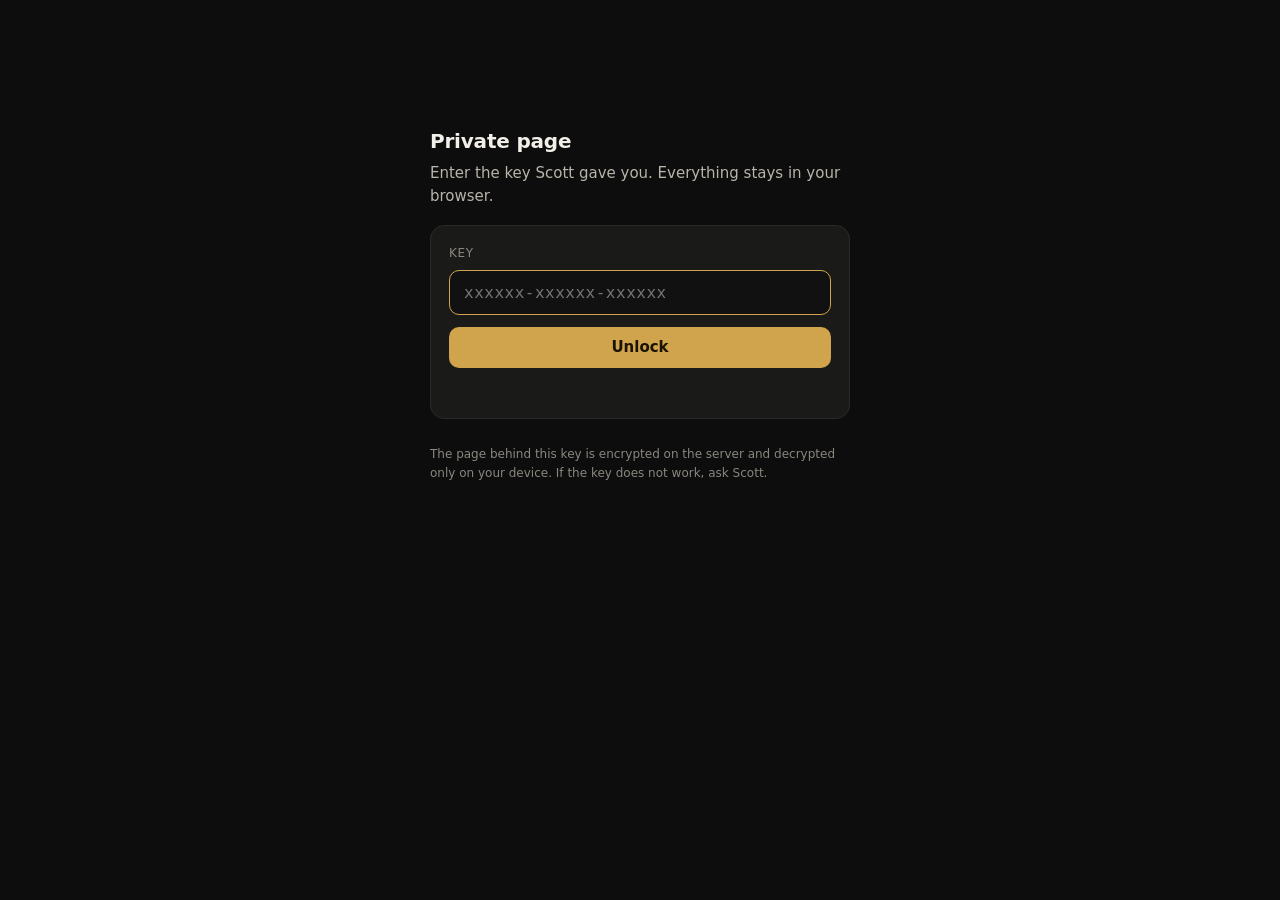
<file: p/ekujt7sndumf5qhm/index.html>
<!doctype html>
<html lang="en"><head><meta charset="utf-8"><meta name="viewport" content="width=device-width,initial-scale=1">
<meta name="robots" content="noindex,nofollow,noarchive"><meta name="referrer" content="no-referrer"><link rel="icon" href="data:,">
<title>Private page</title>
<style>
:root{--page:#0d0d0d;--surface:#1a1a19;--ring:#2a2a28;--ink:#f2efe8;--ink2:#b8b4aa;--muted:#8a877f;--gold:#d0a44c}
html,body{margin:0;background:var(--page);color:var(--ink);font:15px/1.5 system-ui,-apple-system,"Segoe UI",sans-serif;min-height:100%}
main{max-width:420px;margin:14vh auto 0;padding:0 20px}
h1{font-size:20px;font-weight:650;letter-spacing:-.2px;margin:0 0 6px}
p{color:var(--ink2);margin:0 0 18px}
form{background:var(--surface);border:1px solid var(--ring);border-radius:14px;padding:18px}
label{display:block;color:var(--muted);font-size:12px;letter-spacing:.6px;text-transform:uppercase;margin-bottom:8px}
input{width:100%;box-sizing:border-box;background:#111;border:1px solid var(--ring);border-radius:10px;color:var(--ink);font:16px/1.2 ui-monospace,Consolas,monospace;padding:12px 14px;letter-spacing:.5px}
input:focus{outline:none;border-color:var(--gold)}
button{margin-top:12px;width:100%;background:var(--gold);color:#1a1300;border:0;border-radius:10px;font:650 15px/1 system-ui,sans-serif;padding:13px;cursor:pointer}
button:disabled{opacity:.55;cursor:default}
#s{margin-top:12px;min-height:20px;color:var(--muted);font-size:13px}
#s.err{color:#f08a8a}
footer{margin-top:26px;color:var(--muted);font-size:12px;line-height:1.6}
</style></head>
<body><main>
<h1>Private page</h1>
<p>Enter the key Scott gave you. Everything stays in your browser.</p>
<form id="f" autocomplete="off"><label for="k">Key</label><input id="k" type="password" inputmode="text" autocapitalize="none" autocorrect="off" spellcheck="false" placeholder="xxxxxx-xxxxxx-xxxxxx">
<button id="b" type="submit">Unlock</button><div id="s"></div></form>
<footer>The page behind this key is encrypted on the server and decrypted only on your device. If the key does not work, ask Scott.</footer>
</main>
<script>
(function(){
  var ITER=600000, AAD=new TextEncoder().encode("coin-want-list"), f=document.getElementById("f"), k=document.getElementById("k"), b=document.getElementById("b"), s=document.getElementById("s");
  var payloadP=null;
  function status(t,err){s.textContent=t;s.className=err?"err":"";}
  function norm(p){return (p||"").trim().toLowerCase().replace(/[^a-z0-9]/g,"");}
  function withDashes(p){return p.replace(/(.{6})(?=.)/g,"$1-");}
  function getPayload(){ if(!payloadP){ payloadP=fetch(new URL("payload.bin?v=f2d3b12e335c",location.href).href,{cache:"no-cache"}).then(function(r){ if(!r.ok) throw new Error("payload "+r.status); return r.arrayBuffer(); }); } return payloadP; }
  async function unlock(pass){
    var p=norm(pass); if(p.length<18){status("That key is too short.",true);return false;}
    b.disabled=true; status("Unlocking\u2026");
    try{
      var buf=new Uint8Array(await getPayload());
      if(String.fromCharCode(buf[0],buf[1],buf[2],buf[3])!=="CWL1") throw new Error("bad payload");
      var salt=buf.slice(4,20), nonce=buf.slice(20,32), ct=buf.slice(32);
      var base=await crypto.subtle.importKey("raw",new TextEncoder().encode(withDashes(p)),"PBKDF2",false,["deriveKey"]);
      var key=await crypto.subtle.deriveKey({name:"PBKDF2",salt:salt,iterations:ITER,hash:"SHA-256"},base,{name:"AES-GCM",length:256},false,["decrypt"]);
      var plain=await crypto.subtle.decrypt({name:"AES-GCM",iv:nonce,additionalData:AAD},key,ct);
      var html=new TextDecoder().decode(plain);
      try{sessionStorage.setItem("cwl-k",withDashes(p));}catch(e){}
      document.open(); document.write(html); document.close();
      return true;
    }catch(e){ status("That key did not open it. Check the characters and try again.",true); b.disabled=false; return false; }
  }
  f.addEventListener("submit",function(ev){ev.preventDefault();unlock(k.value);});
  var m=location.hash.match(/[#&]k=([^&]+)/); var saved=null; try{saved=sessionStorage.getItem("cwl-k");}catch(e){}
  if(m){ k.value=decodeURIComponent(m[1]); unlock(k.value); } else if(saved){ k.value=saved; unlock(saved); } else { k.focus(); }
  if(!window.crypto||!crypto.subtle) status("This browser cannot decrypt the page. Try Safari, Chrome, Edge or Firefox.",true);
})();
</script></body></html>
</file>
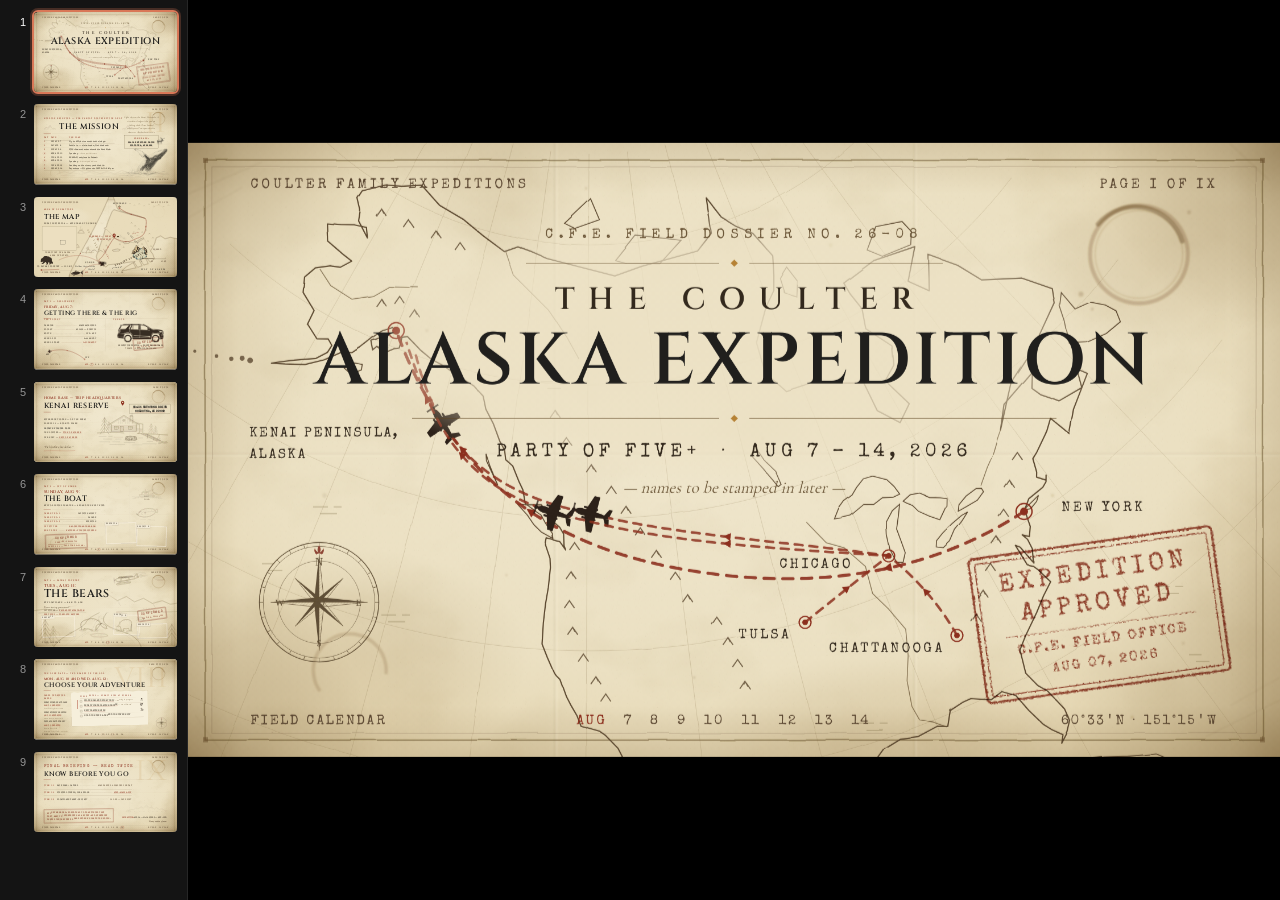
<file: alaska-full.html>
<!DOCTYPE html>
<html lang="en">
<head>
<meta charset="utf-8">
<meta name="viewport" content="width=device-width, initial-scale=1">
<meta name="robots" content="noindex">
<title>Alaska Expedition — full screen</title>
<link rel="icon" href="favicon.svg" type="image/svg+xml">
<style>
  * { margin: 0; padding: 0; box-sizing: border-box; }
  html, body { height: 100%; background: #0e0f12; overflow: hidden; }
  iframe {
    position: absolute; inset: 0; width: 100%; height: 100%; border: 0;
    opacity: 0; transition: opacity .4s ease;
  }
  iframe.ready { opacity: 1; }
  .veil {
    position: absolute; inset: 0; display: flex; flex-direction: column;
    align-items: center; justify-content: center; gap: 14px;
    background: #0e0f12; color: #9a978f; transition: opacity .5s ease;
    font-family: Georgia, serif; z-index: 2;
  }
  .veil.hidden { opacity: 0; pointer-events: none; }
  .veil p { font-size: 1.15rem; color: #e8e6e1; }
  .spinner {
    width: 38px; height: 38px; border: 3px solid #26272e;
    border-top-color: #d0a44c; border-radius: 50%; animation: spin .9s linear infinite;
  }
  @keyframes spin { to { transform: rotate(360deg); } }
</style>
</head>
<body>
<div class="veil" id="veil">
  <div class="spinner" aria-hidden="true"></div>
  <p>Unpacking the briefing…</p>
</div>
<iframe id="deck" title="The Coulter Alaska Expedition — full briefing"></iframe>
<script>
(function () {
  // Same split as alaska-trip.html so the path isn't a plain string in the source.
  const DOC = ["assets/", "alaska-", "expedition", ".html?v=72326"].join("");
  const deck = document.getElementById("deck");
  const veil = document.getElementById("veil");
  const show = () => { veil.classList.add("hidden"); deck.classList.add("ready"); };
  // Hold the veil briefly past the load event: the export paints its raw text
  // first and settles a beat later.
  deck.addEventListener("load", () => setTimeout(show, 600));
  setTimeout(show, 20000);   // safety net
  deck.src = DOC;
  // The deck's thumbnail rail materializes a live clone of every slide
  // (full-resolution rasters); on phones that blows past Safari's memory
  // budget and crashes the tab when the rail scrolls. The deck runtime
  // supports a no-rail attribute — set it for touch devices as soon as
  // deck-stage boots (tap-to-advance still covers navigation).
  if (matchMedia("(pointer: coarse)").matches) {
    const t = setInterval(() => {
      try {
        const d = deck.contentDocument && deck.contentDocument.querySelector("deck-stage");
        if (d) { d.setAttribute("no-rail", ""); clearInterval(t); }
      } catch (e) { clearInterval(t); }
    }, 250);
    setTimeout(() => clearInterval(t), 30000);
  }
})();
</script>
<script data-goatcounter="https://misterconsistency.goatcounter.com/count" async src="//gc.zgo.at/count.js"></script>
</body>
</html>
</file>
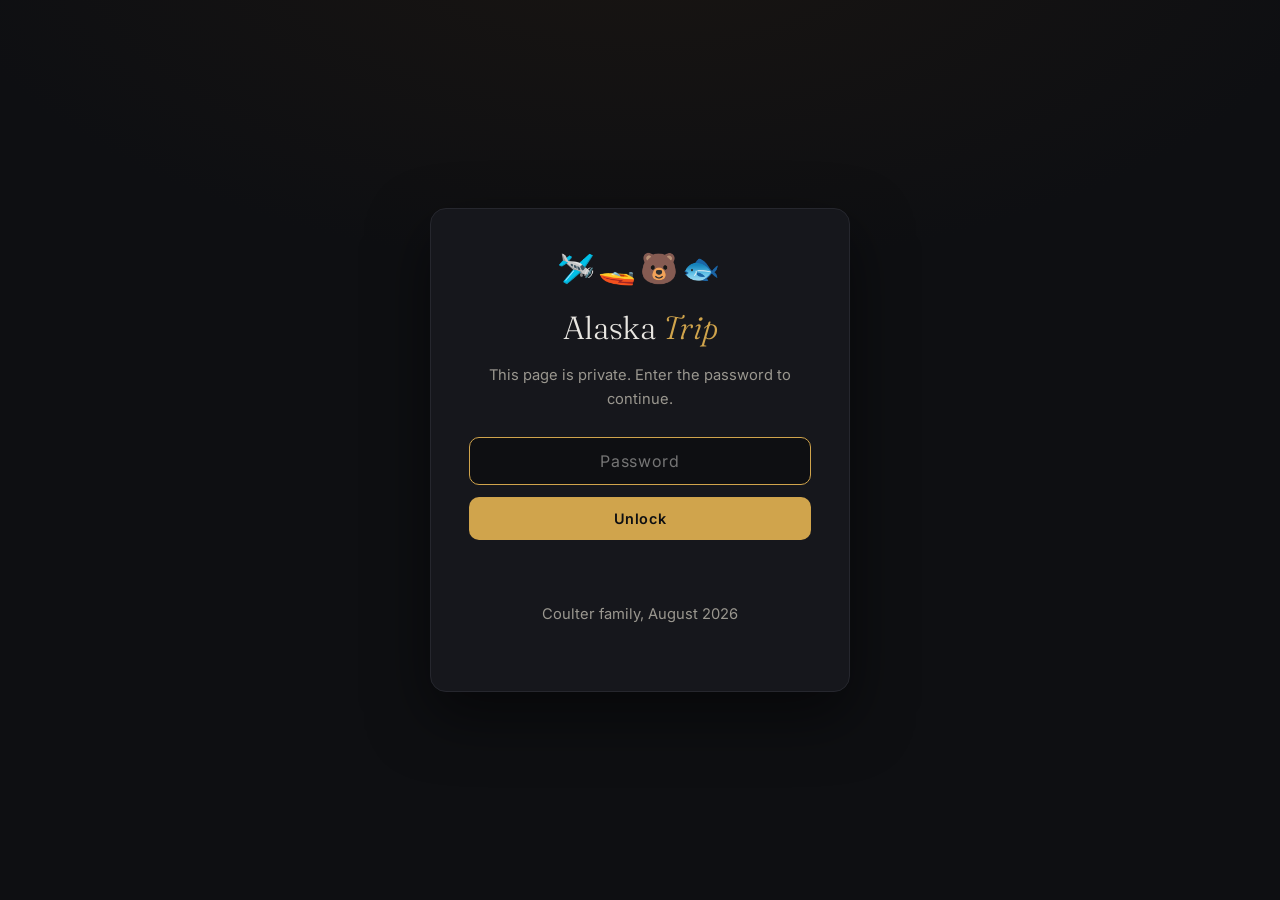
<file: alaska-trip.html>
<!DOCTYPE html>
<html lang="en">
<head>
<meta charset="UTF-8">
<meta name="viewport" content="width=device-width, initial-scale=1.0">
<title>Alaska Trip — Mister Consistency</title>
<meta name="robots" content="noindex, nofollow">
<meta name="description" content="A private page.">
<link rel="icon" href="favicon.svg" type="image/svg+xml">
<link rel="preconnect" href="https://fonts.googleapis.com">
<link rel="preconnect" href="https://fonts.gstatic.com" crossorigin>
<link href="https://fonts.googleapis.com/css2?family=Fraunces:opsz,wght@9..144,300;9..144,400;9..144,600&family=Inter:wght@400;500;600&display=swap" rel="stylesheet">
<style>
  :root {
    --bg: #0e0f12;
    --bg-raised: #16171c;
    --line: #26272e;
    --text: #e8e6e1;
    --text-dim: #9a978f;
    --gold: #d0a44c;
    --serif: "Fraunces", Georgia, serif;
    --sans: "Inter", -apple-system, sans-serif;
  }
  * { margin: 0; padding: 0; box-sizing: border-box; }
  html { scroll-behavior: smooth; }
  body {
    background: var(--bg);
    color: var(--text);
    font-family: var(--sans);
    font-size: 16px;
    line-height: 1.65;
    -webkit-font-smoothing: antialiased;
  }
  .wrap { max-width: 1200px; margin: 0 auto; padding: 0 24px; }
  /* Wide landscape displays: widen the column, then scale type so the page
     fills the screen instead of floating in it */
  @media (min-width: 1500px) { .wrap { max-width: 1400px; } }
  @media (min-width: 1900px) { .wrap { max-width: 78vw; } }
  @media (min-width: 2400px) { body { font-size: 18px; } }
  @media (min-width: 3200px) { body { font-size: 20px; } }

  header {
    position: sticky; top: 0; z-index: 50;
    background: rgba(14,15,18,.86);
    backdrop-filter: blur(10px);
    border-bottom: 1px solid var(--line);
  }
  nav {
    display: flex; align-items: center; justify-content: space-between;
    gap: 20px; min-height: 60px; padding: 8px 0;
  }
  .brand {
    font-family: var(--serif); font-weight: 600; font-size: 1.05rem;
    color: var(--text); text-decoration: none; letter-spacing: .02em;
    white-space: nowrap;
  }
  .brand span { color: var(--gold); }
  nav .back {
    color: var(--text-dim); text-decoration: none; font-size: .78rem;
    font-weight: 500; letter-spacing: .05em; text-transform: uppercase;
  }
  nav .back:hover { color: var(--gold); }

  /* ---------- gate ---------- */
  .gate {
    position: fixed; inset: 0; z-index: 100;
    display: flex; align-items: center; justify-content: center; padding: 24px;
    background: radial-gradient(1200px 600px at 50% -10%, #191512 0%, var(--bg) 60%);
  }
  .gate-card {
    width: 100%; max-width: 420px; text-align: center;
    background: var(--bg-raised); border: 1px solid var(--line);
    border-radius: 16px; padding: 44px 38px 38px;
    box-shadow: 0 24px 60px rgba(0,0,0,.5);
  }
  .gate-emoji { font-size: 1.9rem; letter-spacing: .12em; line-height: 1; }
  .gate-card h1 {
    font-family: var(--serif); font-weight: 300; font-size: 2rem;
    margin: 18px 0 8px; letter-spacing: -.01em;
  }
  .gate-card h1 em { font-style: italic; color: var(--gold); }
  .gate-card p { color: var(--text-dim); font-size: .92rem; margin-bottom: 26px; }
  .gate-form { display: flex; flex-direction: column; gap: 12px; }
  .gate-form input {
    width: 100%; font-family: var(--sans); font-size: 1rem; color: var(--text);
    background: var(--bg); border: 1px solid var(--line); border-radius: 10px;
    padding: 13px 16px; text-align: center; letter-spacing: .04em;
  }
  .gate-form input:focus { outline: none; border-color: var(--gold); }
  .gate-form button {
    font-family: var(--sans); font-size: .9rem; font-weight: 600; letter-spacing: .04em;
    color: var(--bg); background: var(--gold); border: 0; border-radius: 10px;
    padding: 13px 16px; cursor: pointer;
  }
  .gate-form button:hover { filter: brightness(1.08); }
  .gate-err {
    min-height: 20px; margin-top: 6px; font-size: .84rem; color: #d98a6a;
    opacity: 0; transition: opacity .2s ease;
  }
  .gate-err.show { opacity: 1; }
  .gate-foot { margin-top: 22px; font-size: .76rem; color: var(--text-dim); }

  /* ---------- trip content ---------- */
  #trip { display: none; }
  .hero { padding: 40px 0 4px; }
  .hero .kicker {
    font-size: .8rem; letter-spacing: .22em; text-transform: uppercase;
    color: var(--gold); margin-bottom: 14px; font-weight: 500;
  }
  .hero h1 {
    font-family: var(--serif); font-weight: 300;
    font-size: clamp(2.1rem, 5vw, 3.5rem);
    line-height: 1.08; letter-spacing: -.01em;
  }
  .hero h1 .emoji { font-weight: 400; }
  .hero h1 em { font-style: italic; color: var(--gold); }

  section { padding: 26px 0 72px; }
  .trip-grid { display: flex; flex-direction: column; gap: 56px; }
  .trip-text { min-width: 0; max-width: 680px; }
  .trip-brief { min-width: 0; }
  .lede { color: var(--text-dim); font-size: 1.04rem; margin: 0 0 26px; }
  .summary {
    background: var(--bg-raised); border: 1px solid var(--line);
    border-left: 3px solid var(--gold); border-radius: 12px;
    padding: 28px 30px;
  }
  .summary .meta {
    font-family: var(--serif); font-style: italic; color: var(--gold);
    font-size: 1.15rem; margin-bottom: 16px;
  }
  .summary p { color: var(--text); margin-bottom: 14px; }
  .summary p:last-child { margin-bottom: 0; }
  .summary strong { color: var(--gold); font-weight: 600; }
  .summary .when { color: var(--gold); font-weight: 600; }
  .summary .tbc { color: var(--text-dim); font-weight: 400; font-style: italic; }
  .summary ol { margin: 6px 0 14px; padding-left: 22px; color: var(--text-dim); }
  .summary ol li { margin-bottom: 8px; }
  .summary ol li strong { color: var(--text); }

  .brief-head { display: flex; align-items: baseline; gap: 14px; margin-bottom: 14px; }
  .brief-head h2 {
    font-family: var(--serif); font-weight: 400; font-size: clamp(1.5rem, 3.5vw, 2.1rem);
  }
  .brief-note { color: var(--text-dim); font-size: .9rem; margin-bottom: 16px; }
  .brief-note a { color: var(--gold); text-decoration: none; }
  .brief-note a:hover { text-decoration: underline; }
  .group-label { margin: 8px 0 20px; text-align: center; }
  .group-label + * { margin-top: 0; }
  .group-label .gl-text { font-family: var(--sans); font-weight: 600; font-size: 1rem; letter-spacing: .2em; color: var(--gold); }
  .group-label svg { display: block; width: 100%; height: 16px; margin-top: 8px; }
  .group-label svg path { fill: none; stroke: var(--gold); stroke-width: 1.6; stroke-linecap: round; vector-effect: non-scaling-stroke; opacity: .8; }
  .dl-pdf {
    display: inline-flex; align-items: center; gap: 8px;
    color: var(--bg); background: var(--gold); text-decoration: none;
    font-size: .82rem; font-weight: 600; letter-spacing: .04em;
    padding: 10px 18px; border-radius: 8px; margin-bottom: 22px;
  }
  .dl-pdf:hover { filter: brightness(1.08); }
  .dl-pdf svg { width: 15px; height: 15px; fill: currentColor; }
  button.dl-pdf { border: 0; cursor: pointer; font-family: inherit; }
  .dl-pdf + .dl-pdf { margin-left: 10px; }
  .brief-embed {
    position: relative; border: 1px solid var(--line); border-radius: 12px;
    overflow: hidden; background: #faf9f5; aspect-ratio: 16 / 10;
  }
  .brief-embed iframe { width: 100%; height: 100%; border: 0; display: block; }
  .brief-loading {
    position: absolute; inset: 0; display: flex; flex-direction: column;
    align-items: center; justify-content: center; gap: 14px; text-align: center;
    background: var(--bg-raised); color: var(--text-dim); transition: opacity .5s ease;
  }
  .brief-loading.hidden { opacity: 0; pointer-events: none; }
  .brief-loading p { font-family: var(--serif); font-size: 1.15rem; color: var(--text); margin: 0; }
  .brief-spinner {
    width: 38px; height: 38px; border: 3px solid var(--line);
    border-top-color: var(--gold); border-radius: 50%; animation: spin .9s linear infinite;
  }
  @keyframes spin { to { transform: rotate(360deg); } }

  footer { padding: 40px 0 64px; }
  footer .wrap { display: flex; justify-content: space-between; align-items: center; flex-wrap: wrap; gap: 16px; }
  footer p { color: var(--text-dim); font-size: .85rem; }
  footer a { color: var(--gold); text-decoration: none; }
  footer a:hover { text-decoration: underline; }

  @media (max-width: 640px) {
    .summary { padding: 24px 22px; }
  }

  /* trip anthem — matches the landing page hero player */
  .hero-player { display: flex; align-items: center; gap: 15px; max-width: 460px; margin-top: 24px;
    background: var(--bg-raised); border: 1px solid var(--line); border-radius: 12px; padding: 13px 15px; }
  .hero-player video { width: 62px; height: 62px; border-radius: 8px; object-fit: cover;
    object-position: top; flex-shrink: 0; }
  .hp-main { flex: 1; min-width: 0; }
  .hp-title { font-family: var(--serif); font-size: 1.05rem; color: var(--text);
    white-space: nowrap; overflow: hidden; text-overflow: ellipsis; }
  .hp-bar { height: 5px; background: rgba(255,255,255,.13); border-radius: 3px; margin-top: 9px; cursor: pointer; }
  .hp-fill { height: 100%; width: 0; background: var(--gold); border-radius: 3px; }
  .hp-btn { flex-shrink: 0; width: 46px; height: 46px; border-radius: 50%; border: 0; cursor: pointer;
    background: var(--gold); display: flex; align-items: center; justify-content: center; }
  .hp-btn svg { width: 20px; height: 20px; fill: #14151a; }
</style>
</head>
<body>

<!-- ============ password gate ============ -->
<div class="gate" id="gate">
  <div class="gate-card">
    <div class="gate-emoji">🛩️🚤🐻🐟</div>
    <h1>Alaska <em>Trip</em></h1>
    <p>This page is private. Enter the password to continue.</p>
    <form class="gate-form" id="gate-form" autocomplete="off">
      <input type="password" id="gate-input" placeholder="Password" aria-label="Password" autofocus>
      <button type="submit">Unlock</button>
      <div class="gate-err" id="gate-err">That's not it — try again.</div>
    </form>
    <p class="gate-foot">Coulter family, August 2026</p>
  </div>
</div>

<!-- ============ trip content (revealed after unlock) ============ -->
<div id="trip">
  <header>
    <div class="wrap">
      <nav>
        <a class="brand" href="index.html">mister<span>consistency</span></a>
        <a class="back" href="index.html">← Back to site</a>
      </nav>
    </div>
  </header>

  <div class="hero">
    <div class="wrap">
      <div class="kicker">The Coulters · Kenai Peninsula</div>
      <h1><span class="emoji">🛩️🚤</span> Alaska <em>Trip</em> <span class="emoji">🐻🐟</span></h1>
      <div class="hero-player" id="trip-player">
        <video src="assets/music/covers/901b07f5-long.mp4?v=1" autoplay loop muted playsinline
               preload="metadata" aria-label="Animated cover: a DJ bear spinning records above a salmon run"></video>
        <div class="hp-main"><div class="hp-title">Hey Ho to Alaska {Ködiak Remix}</div>
        <div class="hp-bar"><div class="hp-fill"></div></div></div>
        <button class="hp-btn" aria-label="Play Hey Ho to Alaska">
          <svg viewBox="0 0 24 24"><path d="M8 5v14l11-7z"/></svg>
        </button>
      </div>
    </div>
  </div>

  <section>
    <div class="wrap">
      <div class="trip-grid">
        <div class="trip-brief">
          <div class="brief-head"><h2>The full expedition briefing</h2></div>
          <p class="brief-note">Nine screens — the map, the rig, home base, the boat,
          the bears, the open days, and what to pack. Click into it to advance.</p>
          <a class="dl-pdf" href="assets/coulter-alaska-expedition.pdf?v=11" download="Coulter Alaska Expedition.pdf">
            <svg viewBox="0 0 24 24" aria-hidden="true"><path d="M12 3v10.6l3.3-3.3 1.4 1.4L12 17.4 6.3 11.7l1.4-1.4L11 13.6V3h1zM5 19h14v2H5z"/></svg>
            Download PDF
          </a><button class="dl-pdf" id="brief-fs" type="button" aria-label="View the briefing full screen">
            <svg viewBox="0 0 24 24" aria-hidden="true"><path d="M7 14H5v5h5v-2H7v-3zM5 10h2V7h3V5H5v5zm12 7h-3v2h5v-5h-2v3zM14 5v2h3v3h2V5h-5z"/></svg>
            Full screen
          </button>
          <div class="group-label">
            <span class="gl-text">PRESENTATION OVERVIEW</span>
            <svg viewBox="0 0 400 16" preserveAspectRatio="none" aria-hidden="true"><path d="M2,14 Q2,5 14,5 L186,5 Q198,5 200,1 Q202,5 214,5 L386,5 Q398,5 398,14"/></svg>
          </div>
          <div class="brief-embed">
            <div class="brief-loading" id="brief-loading">
              <div class="brief-spinner" aria-hidden="true"></div>
              <p>Unpacking the briefing…</p>
            </div>
            <iframe id="brief-frame" title="The Coulter Alaska Expedition — full briefing" loading="lazy"></iframe>
          </div>
        </div>

        <div class="trip-text">
          <p class="lede">Headed to Alaska in August with the Coulters. Eight days,
          one peninsula — here's the itinerary:</p>

          <div class="summary">
            <div class="meta">August 7 – 14, 2026 · Party of five+ · The Kenai Peninsula</div>
            <p>The plan in one breath: <strong>one lodge, three booked adventures, two
            open days.</strong> A riverfront lodge on the Kenai with a private dock —
            sleeps twelve, fish before breakfast.</p>
            <p><strong>Getting there:</strong> Alaska 1536, nonstop JFK → Anchorage,
            wheels down 1:30 PM AKDT. Then the rig (Chevy Tahoe) seats seven, just under
            three hours' drive to home base. Homer is two hours past that; Katmai sits
            off to the southwest.</p>
            <p>The three booked days:</p>
            <ol>
              <li><span class="when">Sun, Aug 9 · 6:30 AM</span> — <strong>The Boat</strong> —
              a multi-species charter out of Homer aboard the <em>West Wind</em>. Call
              time 6:30; set two alarms.</li>
              <li><span class="when">Tue, Aug 11 · 8 AM</span> — <strong>The Bears</strong> —
              the marquee day: a floatplane over Katmai country to watch brown bears fish
              the river below. Viewing guaranteed, 8 to 4.</li>
              <li><span class="when tbc">date &amp; start time TBC</span> —
              <strong>Kenai Fjords Glacier Cruise</strong> — out of Seward.</li>
            </ol>
            <p><strong>Two open days <span class="tbc">(dates TBC)</span>, on purpose</strong> —
            no plan at all. Everyone gets a vote; bids accepted at dinner.</p>
            <p>Exfil August 14, 20:04 AKDT. Sleep on the plane.</p>
          </div>
        </div>
      </div>
    </div>
  </section>

  <footer>
    <div class="wrap">
      <p>© 2026 Scott Coulter · misterconsistency.com</p>
      <p><a href="index.html">← misterconsistency.com</a></p>
    </div>
  </footer>
</div>

<script>
(function () {
  // SHA-256 of the password, so the word itself isn't sitting in the source.
  const HASH = "98f9a7f76b88aea417deb4aa6ace485090c15ddd9b0dc7a698be03d062590d37";
  // Expedition file, split so it isn't a plain string in the served HTML.
  const DOC = ["assets/", "alaska-", "expedition", ".html?v=72326"].join("");
  const KEY = "coulter-alaska-2026";

  const gate = document.getElementById("gate");
  const trip = document.getElementById("trip");
  const form = document.getElementById("gate-form");
  const input = document.getElementById("gate-input");
  const err = document.getElementById("gate-err");

  async function sha256(str) {
    const buf = await crypto.subtle.digest("SHA-256", new TextEncoder().encode(str));
    return [...new Uint8Array(buf)].map(b => b.toString(16).padStart(2, "0")).join("");
  }

  // The deck's thumbnail rail materializes a live clone of every slide
  // (full-resolution rasters); on phones that blows past Safari's memory
  // budget and crashes the tab when the rail scrolls. The deck runtime
  // supports a no-rail attribute — set it for touch devices as soon as
  // deck-stage boots (tap-to-advance still covers navigation).
  function suppressRailOnTouch(frame) {
    if (!matchMedia("(pointer: coarse)").matches) return;
    const t = setInterval(() => {
      try {
        const d = frame.contentDocument && frame.contentDocument.querySelector("deck-stage");
        if (d) { d.setAttribute("no-rail", ""); clearInterval(t); }
      } catch (e) { clearInterval(t); }
    }, 250);
    setTimeout(() => clearInterval(t), 30000);
  }

  function unlock() {
    gate.style.display = "none";
    trip.style.display = "block";
    document.title = "Alaska Trip — Mister Consistency";
    const frame = document.getElementById("brief-frame");
    const loading = document.getElementById("brief-loading");
    if (frame && !frame.src) {
      frame.addEventListener("load", () => loading.classList.add("hidden"));
      setTimeout(() => loading.classList.add("hidden"), 20000);
      frame.src = DOC;
      suppressRailOnTouch(frame);
    }
  }

  // stay unlocked while navigating within this browser session
  try { if (sessionStorage.getItem(KEY) === "1") unlock(); } catch (e) {}

  const fsBtn = document.getElementById("brief-fs");
  if (fsBtn) fsBtn.addEventListener("click", () => {
    const embed = document.querySelector(".brief-embed");
    const frame = document.getElementById("brief-frame");
    if (!embed) return;
    if (document.fullscreenElement || document.webkitFullscreenElement) {
      (document.exitFullscreen || document.webkitExitFullscreen || function(){}).call(document);
      return;
    }
    const req = embed.requestFullscreen || embed.webkitRequestFullscreen;
    if (req) { try { req.call(embed); return; } catch (e) {} }
    // Fullscreen API unavailable (e.g. iOS Safari) — open the wrapper page, which
    // veils the deck while it loads (the raw export flashes unstyled text).
    window.open("alaska-full.html", "_blank", "noopener");
  });

  form.addEventListener("submit", async function (e) {
    e.preventDefault();
    const val = input.value.trim();
    if (val && (await sha256(val)) === HASH) {
      try { sessionStorage.setItem(KEY, "1"); } catch (e) {}
      err.classList.remove("show");
      unlock();
    } else {
      err.classList.add("show");
      input.value = "";
      input.focus();
    }
  });
})();
</script>
<script>
/* trip anthem player — Hey Ho to Alaska */
(function () {
  const el = document.getElementById("trip-player");
  if (!el) return;
  const PLAY = '<svg viewBox="0 0 24 24"><path d="M8 5v14l11-7z"/></svg>';
  const PAUSE = '<svg viewBox="0 0 24 24"><path d="M6 5h4v14H6zM14 5h4v14h-4z"/></svg>';
  const audio = new Audio("assets/music/audio/901b07f5.mp3");
  audio.preload = "none";
  const btn = el.querySelector(".hp-btn"), bar = el.querySelector(".hp-bar"), fill = el.querySelector(".hp-fill");
  btn.addEventListener("click", () => { audio.paused ? audio.play() : audio.pause(); });
  audio.addEventListener("play", () => { btn.innerHTML = PAUSE; });
  audio.addEventListener("pause", () => { btn.innerHTML = PLAY; });
  audio.addEventListener("timeupdate", () => {
    fill.style.width = (audio.duration ? (audio.currentTime / audio.duration) * 100 : 0) + "%";
  });
  bar.addEventListener("click", e => {
    if (!audio.duration) return;
    const r = bar.getBoundingClientRect();
    audio.currentTime = ((e.clientX - r.left) / r.width) * audio.duration;
  });
  audio.addEventListener("ended", () => { fill.style.width = "0%"; });
})();
</script>
<script data-goatcounter="https://misterconsistency.goatcounter.com/count" async src="//gc.zgo.at/count.js"></script>
</body>
</html>
</file>
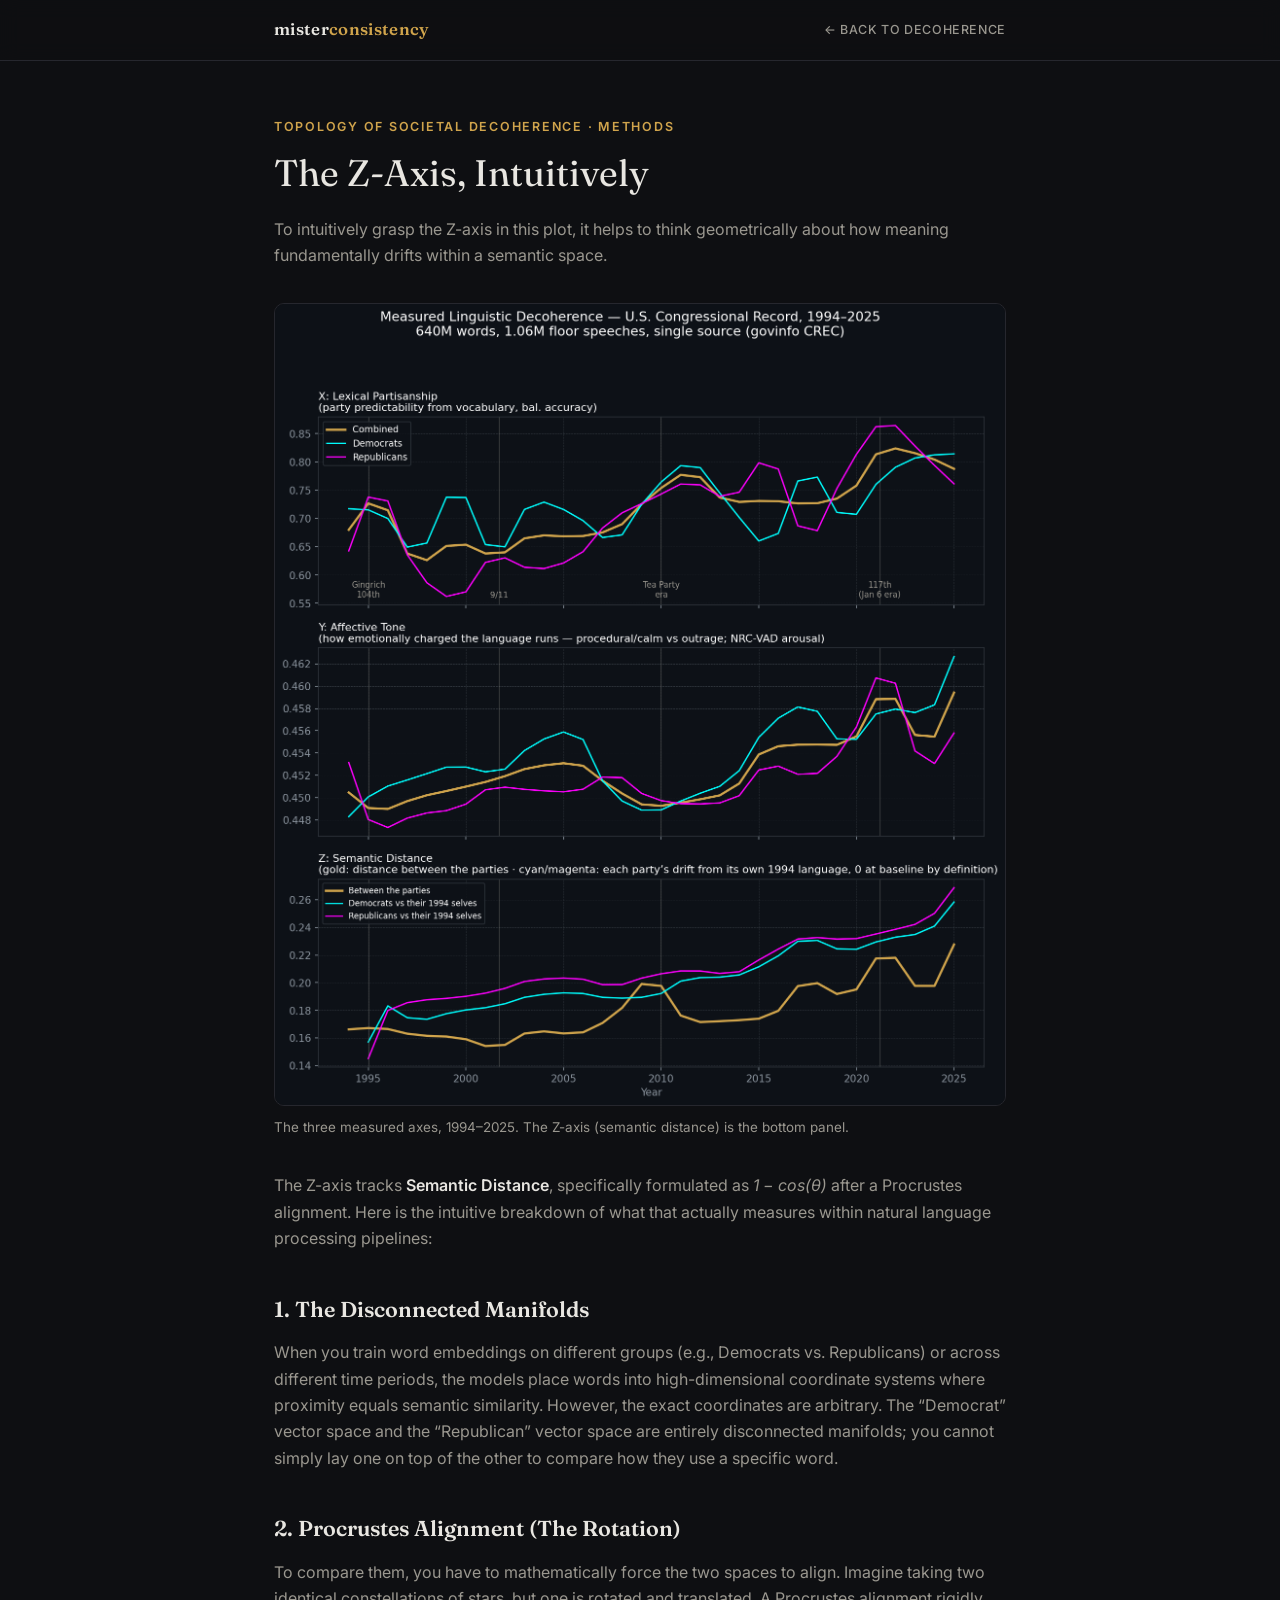
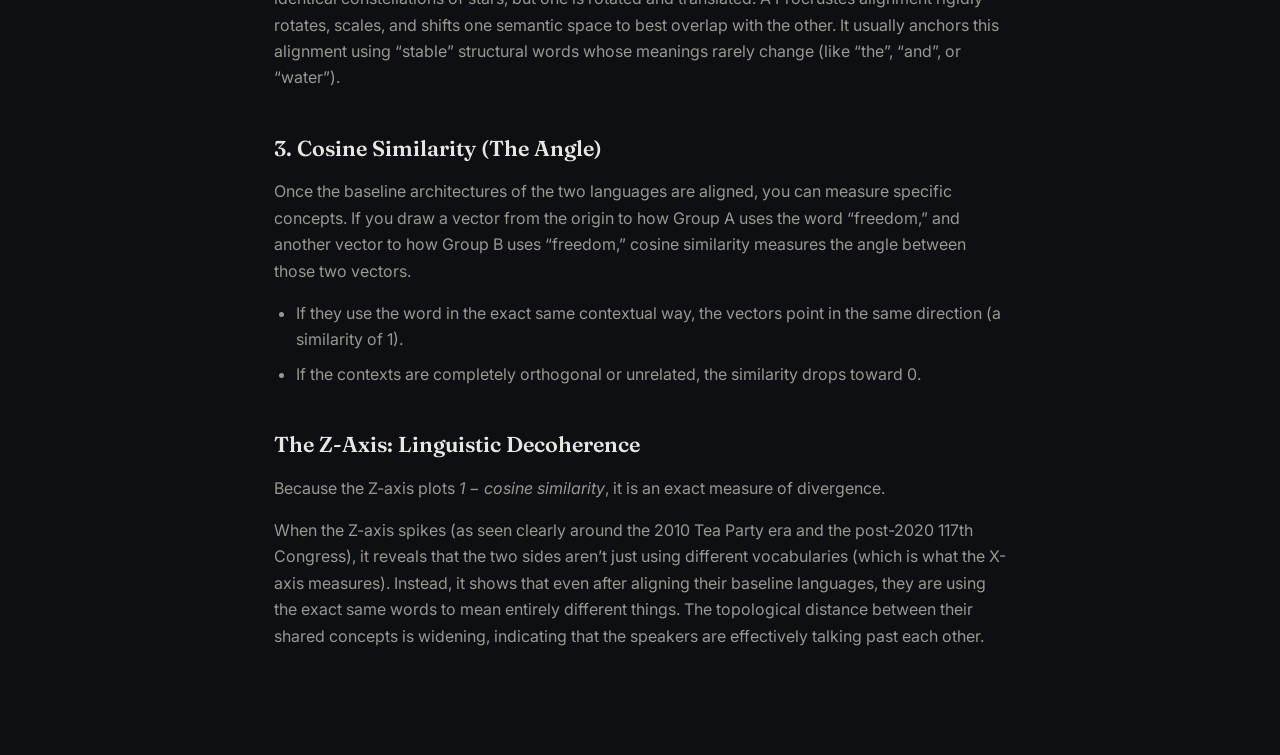
<file: decoherence-z-axis.html>
﻿<!DOCTYPE html>
<html lang="en">
<head>
<meta charset="UTF-8">
<meta name="viewport" content="width=device-width, initial-scale=1.0">
<title>The Z-Axis, Intuitively — Mister Consistency</title>
<meta name="description" content="An intuitive explanation of the semantic-distance axis in the Topology of Societal Decoherence: disconnected manifolds, Procrustes alignment, and cosine similarity.">
<link rel="icon" href="favicon.svg" type="image/svg+xml">
<link rel="preconnect" href="https://fonts.googleapis.com">
<link rel="preconnect" href="https://fonts.gstatic.com" crossorigin>
<link href="https://fonts.googleapis.com/css2?family=Fraunces:opsz,wght@9..144,300;9..144,400;9..144,600&family=Inter:wght@400;500;600&display=swap" rel="stylesheet">
<style>
  :root {
    --bg: #0e0f12;
    --bg-raised: #16171c;
    --line: #26272e;
    --text: #e8e6e1;
    --text-dim: #9a978f;
    --gold: #d0a44c;
    --serif: "Fraunces", Georgia, serif;
    --sans: "Inter", -apple-system, sans-serif;
  }
  * { margin: 0; padding: 0; box-sizing: border-box; }
  html { scroll-behavior: smooth; }
  body {
    background: var(--bg);
    color: var(--text);
    font-family: var(--sans);
    font-size: 16px;
    line-height: 1.65;
    -webkit-font-smoothing: antialiased;
  }
  .wrap { max-width: 48.75em; margin: 0 auto; padding: 0 24px; }
  /* Wide landscape displays: scale type up; the em-based column widens with it
     while keeping the same readable line length */
  @media (min-width: 2400px) { body { font-size: 18px; } }
  @media (min-width: 3200px) { body { font-size: 20px; } }

  header {
    position: sticky; top: 0; z-index: 50;
    background: rgba(14,15,18,.86);
    backdrop-filter: blur(10px);
    border-bottom: 1px solid var(--line);
  }
  nav {
    display: flex; align-items: center; justify-content: space-between;
    gap: 20px; min-height: 60px; padding: 8px 0;
  }
  .brand {
    font-family: var(--serif); font-weight: 600; font-size: 1.05rem;
    color: var(--text); text-decoration: none; letter-spacing: .02em;
    white-space: nowrap;
  }
  .brand span { color: var(--gold); }
  nav .back {
    color: var(--text-dim); text-decoration: none; font-size: .78rem;
    font-weight: 500; letter-spacing: .05em; text-transform: uppercase;
  }
  nav .back:hover { color: var(--gold); }

  main { padding: 56px 0 90px; }
  .kicker {
    color: var(--gold); font-size: .78rem; font-weight: 600;
    letter-spacing: .14em; text-transform: uppercase; margin-bottom: 14px;
  }
  h1 {
    font-family: var(--serif); font-weight: 400; font-size: 2.3rem;
    line-height: 1.15; margin-bottom: 22px;
  }
  h2 {
    font-family: var(--serif); font-weight: 600; font-size: 1.35rem;
    margin: 40px 0 12px;
  }
  p { color: var(--text-dim); margin-bottom: 16px; }
  p strong { color: var(--text); font-weight: 600; }
  .math { font-style: italic; white-space: nowrap; }
  figure { margin: 34px 0; }
  figure img {
    width: 100%; display: block; border: 1px solid var(--line);
    border-radius: 10px;
  }
  figcaption { color: var(--text-dim); font-size: .84rem; margin-top: 10px; }
  ul { margin: 0 0 16px 22px; color: var(--text-dim); }
  li { margin-bottom: 8px; }
</style>
</head>
<body>
  <header>
    <div class="wrap">
      <nav>
        <a class="brand" href="index.html">mister<span>consistency</span></a>
        <a class="back" href="index.html#decoherence">&larr; Back to Decoherence</a>
      </nav>
    </div>
  </header>

  <main>
    <div class="wrap">
      <div class="kicker">Topology of Societal Decoherence &middot; Methods</div>
      <h1>The Z-Axis, Intuitively</h1>

      <p>
        To intuitively grasp the Z-axis in this plot, it helps to think
        geometrically about how meaning fundamentally drifts within a semantic
        space.
      </p>

      <figure>
        <img src="assets/decoherence-measured-series.png?v=3" alt="Three line charts, 1994 to 2025: lexical partisanship, affective tone, and semantic distance measured from the Congressional Record">
        <figcaption>The three measured axes, 1994&ndash;2025. The Z-axis
        (semantic distance) is the bottom panel.</figcaption>
      </figure>

      <p>
        The Z-axis tracks <strong>Semantic Distance</strong>, specifically
        formulated as <span class="math">1&nbsp;&minus;&nbsp;cos(&theta;)</span>
        after a Procrustes alignment. Here is the intuitive breakdown of what
        that actually measures within natural language processing pipelines:
      </p>

      <h2>1. The Disconnected Manifolds</h2>
      <p>
        When you train word embeddings on different groups (e.g., Democrats vs.
        Republicans) or across different time periods, the models place words
        into high-dimensional coordinate systems where proximity equals
        semantic similarity. However, the exact coordinates are arbitrary. The
        &ldquo;Democrat&rdquo; vector space and the &ldquo;Republican&rdquo;
        vector space are entirely disconnected manifolds; you cannot simply lay
        one on top of the other to compare how they use a specific word.
      </p>

      <h2>2. Procrustes Alignment (The Rotation)</h2>
      <p>
        To compare them, you have to mathematically force the two spaces to
        align. Imagine taking two identical constellations of stars, but one is
        rotated and translated. A Procrustes alignment rigidly rotates, scales,
        and shifts one semantic space to best overlap with the other. It
        usually anchors this alignment using &ldquo;stable&rdquo; structural
        words whose meanings rarely change (like &ldquo;the&rdquo;,
        &ldquo;and&rdquo;, or &ldquo;water&rdquo;).
      </p>

      <h2>3. Cosine Similarity (The Angle)</h2>
      <p>
        Once the baseline architectures of the two languages are aligned, you
        can measure specific concepts. If you draw a vector from the origin to
        how Group&nbsp;A uses the word &ldquo;freedom,&rdquo; and another
        vector to how Group&nbsp;B uses &ldquo;freedom,&rdquo; cosine
        similarity measures the angle between those two vectors.
      </p>
      <ul>
        <li>If they use the word in the exact same contextual way, the vectors
        point in the same direction (a similarity of 1).</li>
        <li>If the contexts are completely orthogonal or unrelated, the
        similarity drops toward 0.</li>
      </ul>

      <h2>The Z-Axis: Linguistic Decoherence</h2>
      <p>
        Because the Z-axis plots
        <span class="math">1&nbsp;&minus;&nbsp;cosine&nbsp;similarity</span>,
        it is an exact measure of divergence.
      </p>
      <p>
        When the Z-axis spikes (as seen clearly around the 2010 Tea Party era
        and the post-2020 117th Congress), it reveals that the two sides
        aren&rsquo;t just using different vocabularies (which is what the
        X-axis measures). Instead, it shows that even after aligning their
        baseline languages, they are using the exact same words to mean
        entirely different things. The topological distance between their
        shared concepts is widening, indicating that the speakers are
        effectively talking past each other.
      </p>
    </div>
  </main>
<script data-goatcounter="https://misterconsistency.goatcounter.com/count" async src="//gc.zgo.at/count.js"></script>
</body>
</html>
</file>
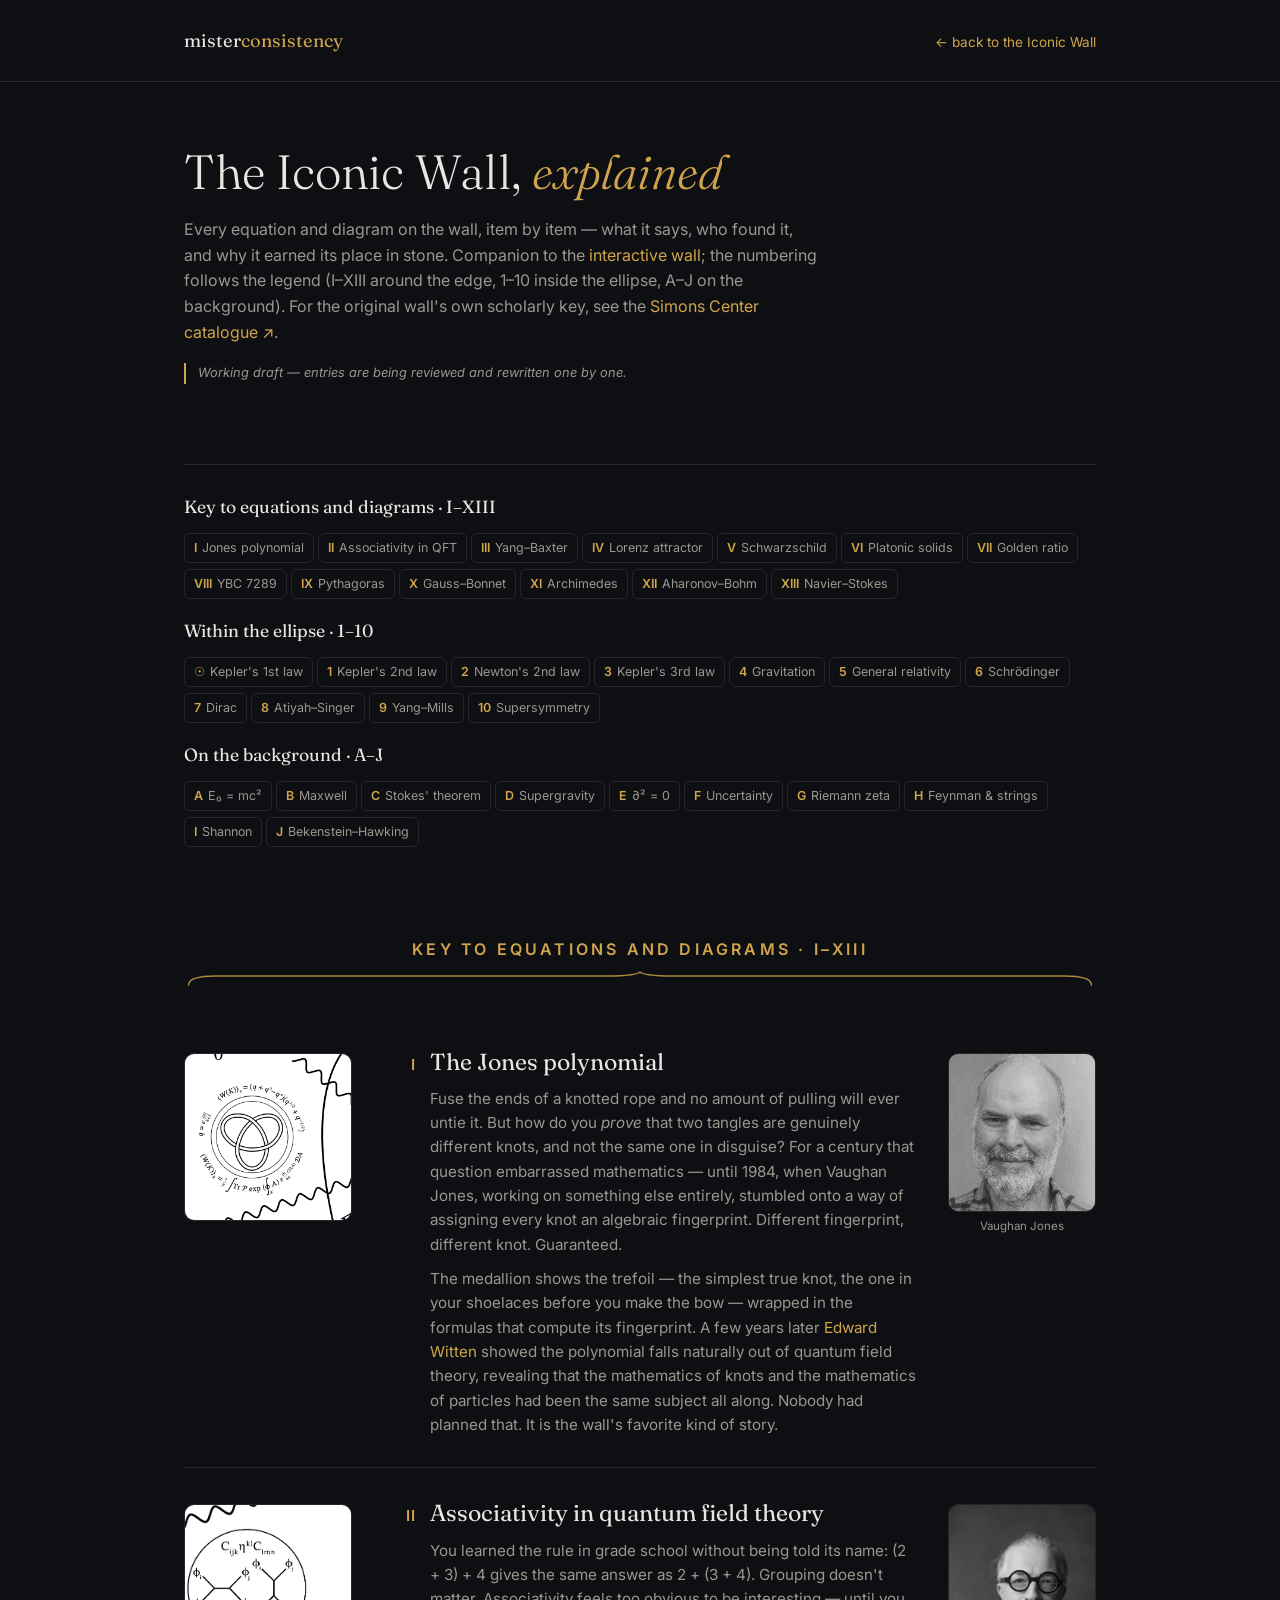
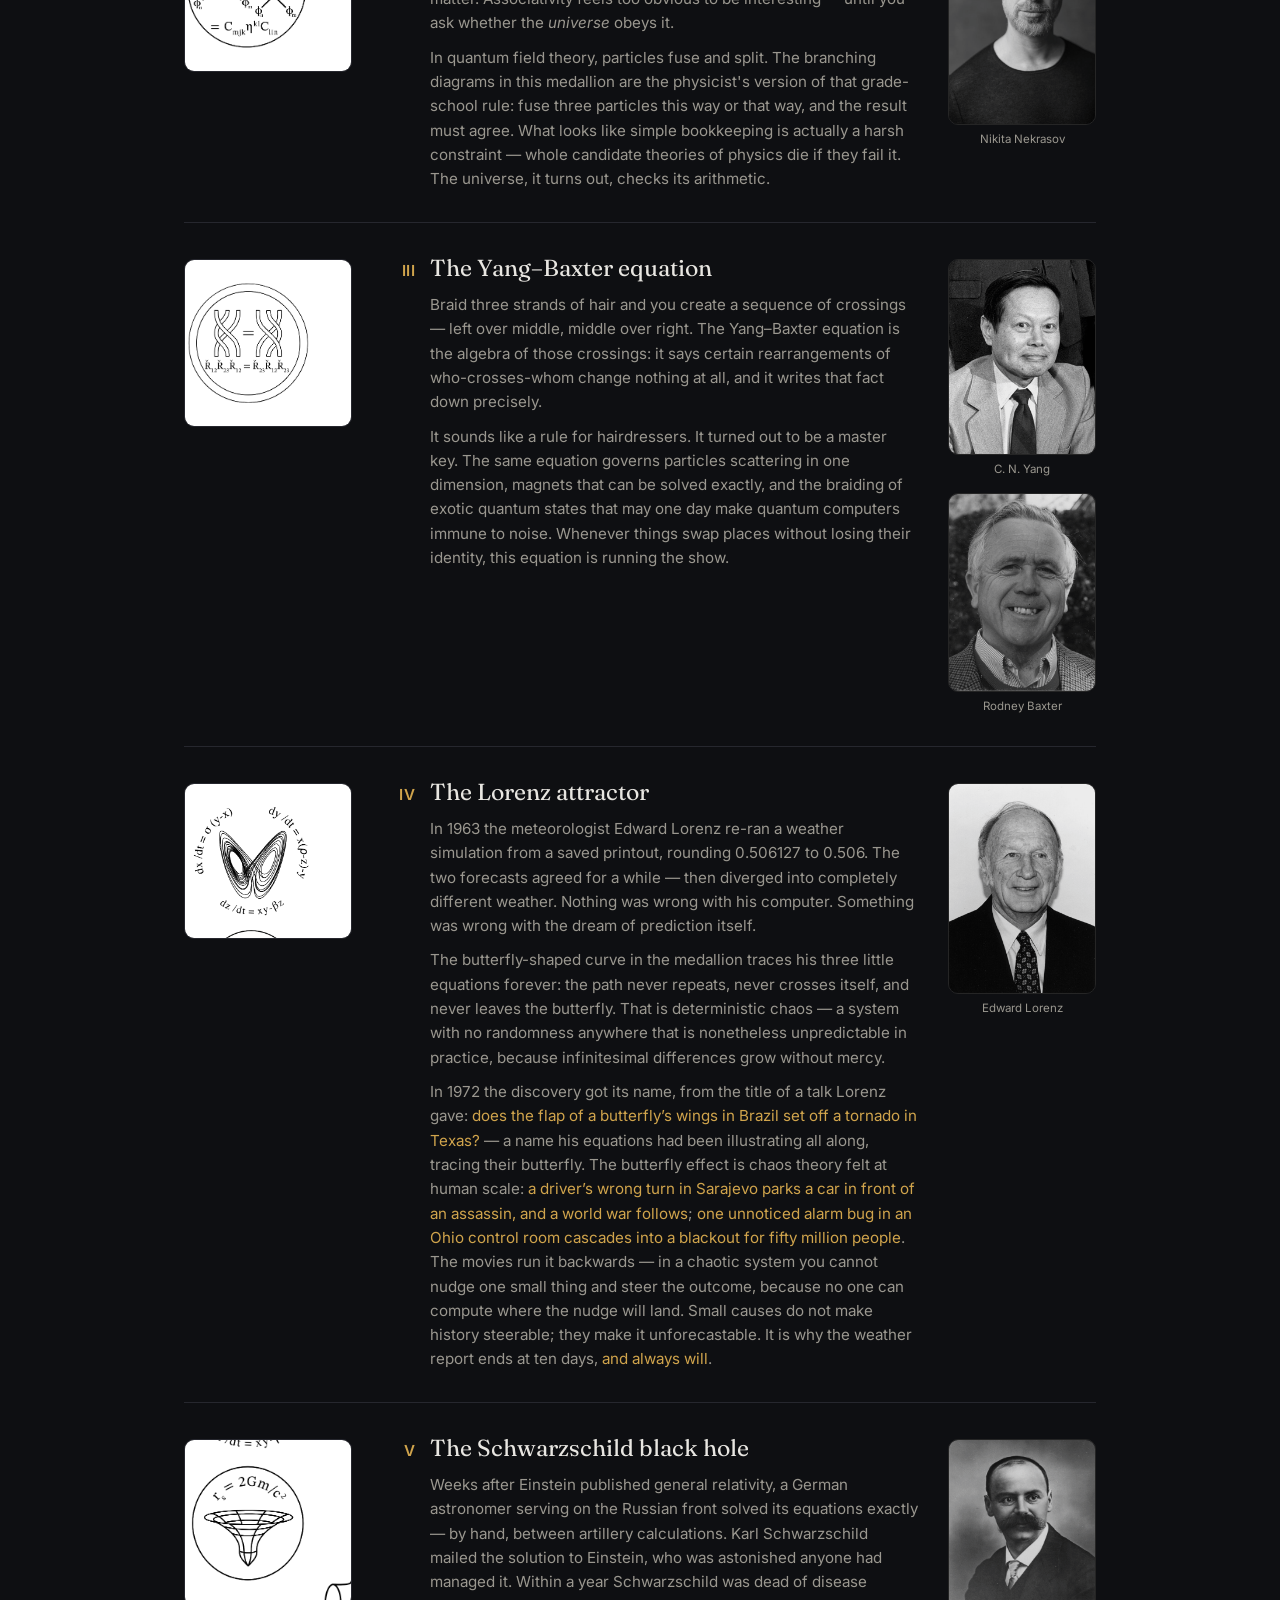
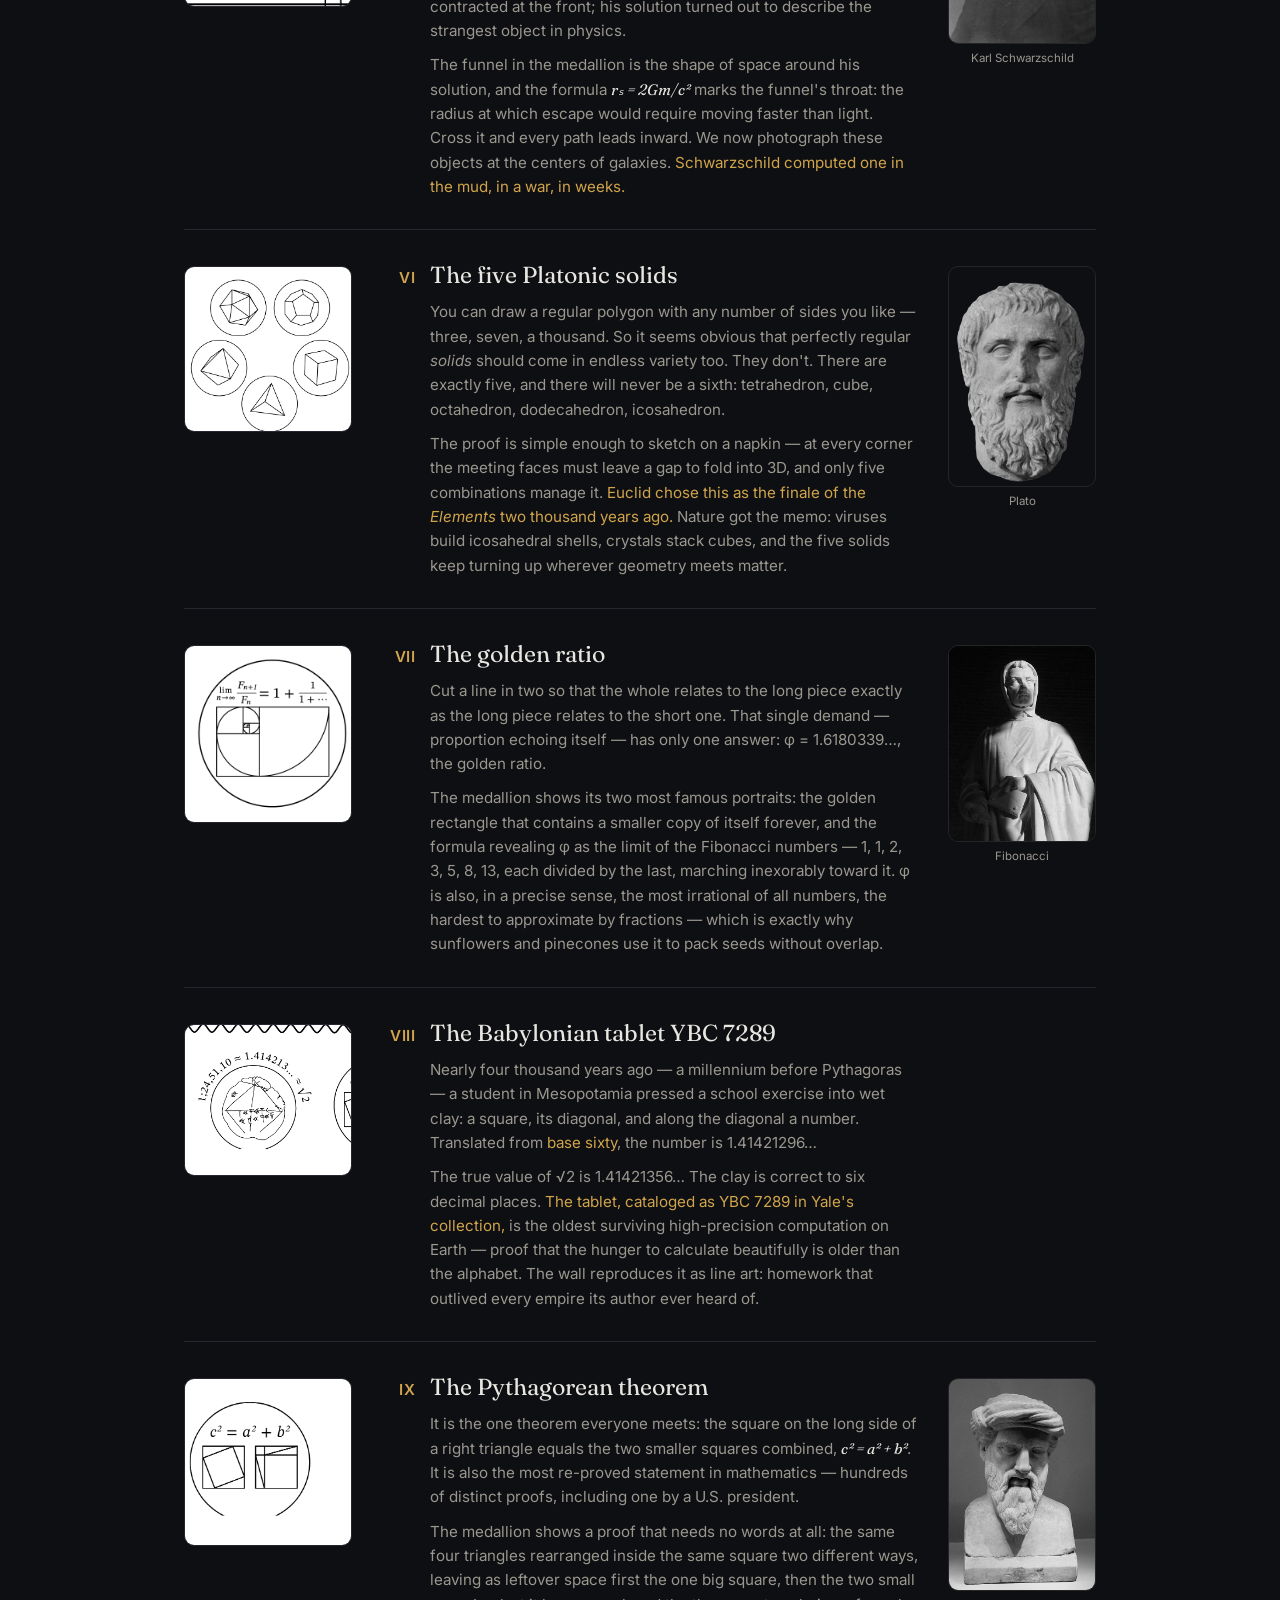
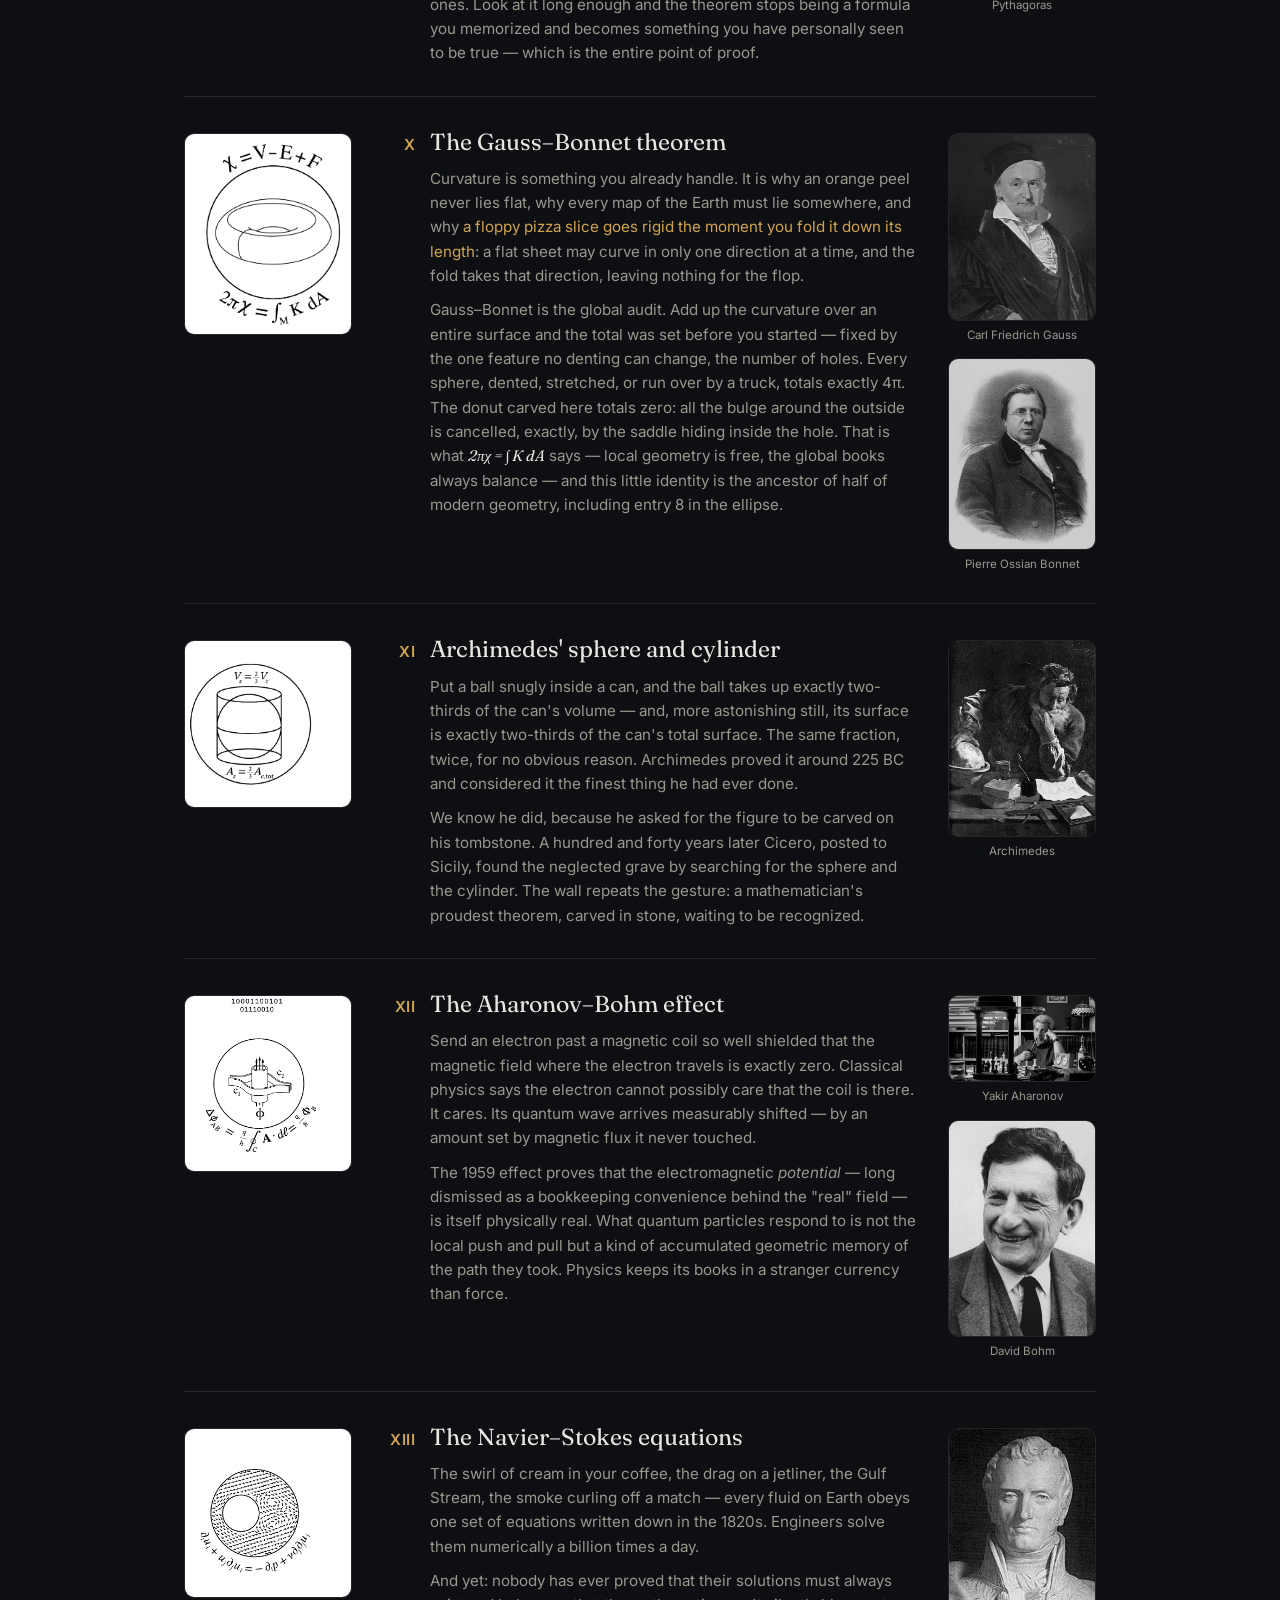
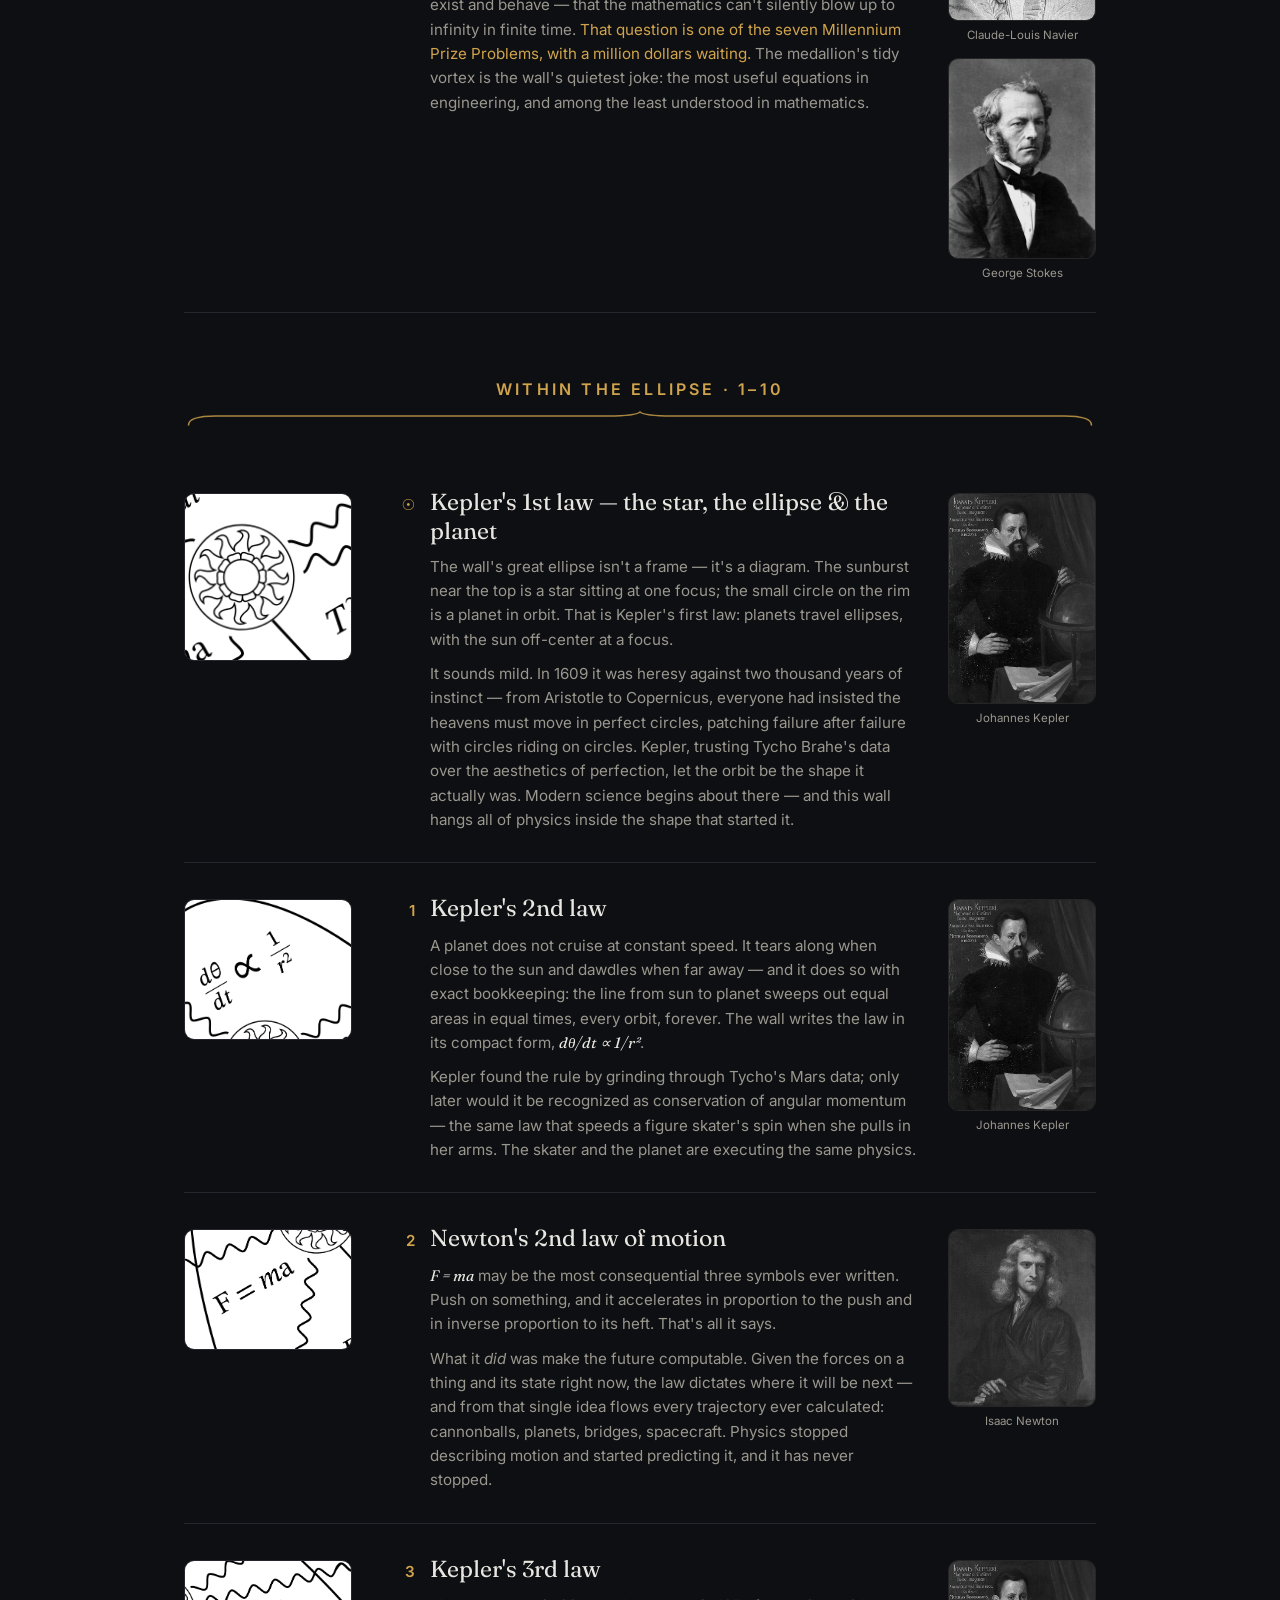
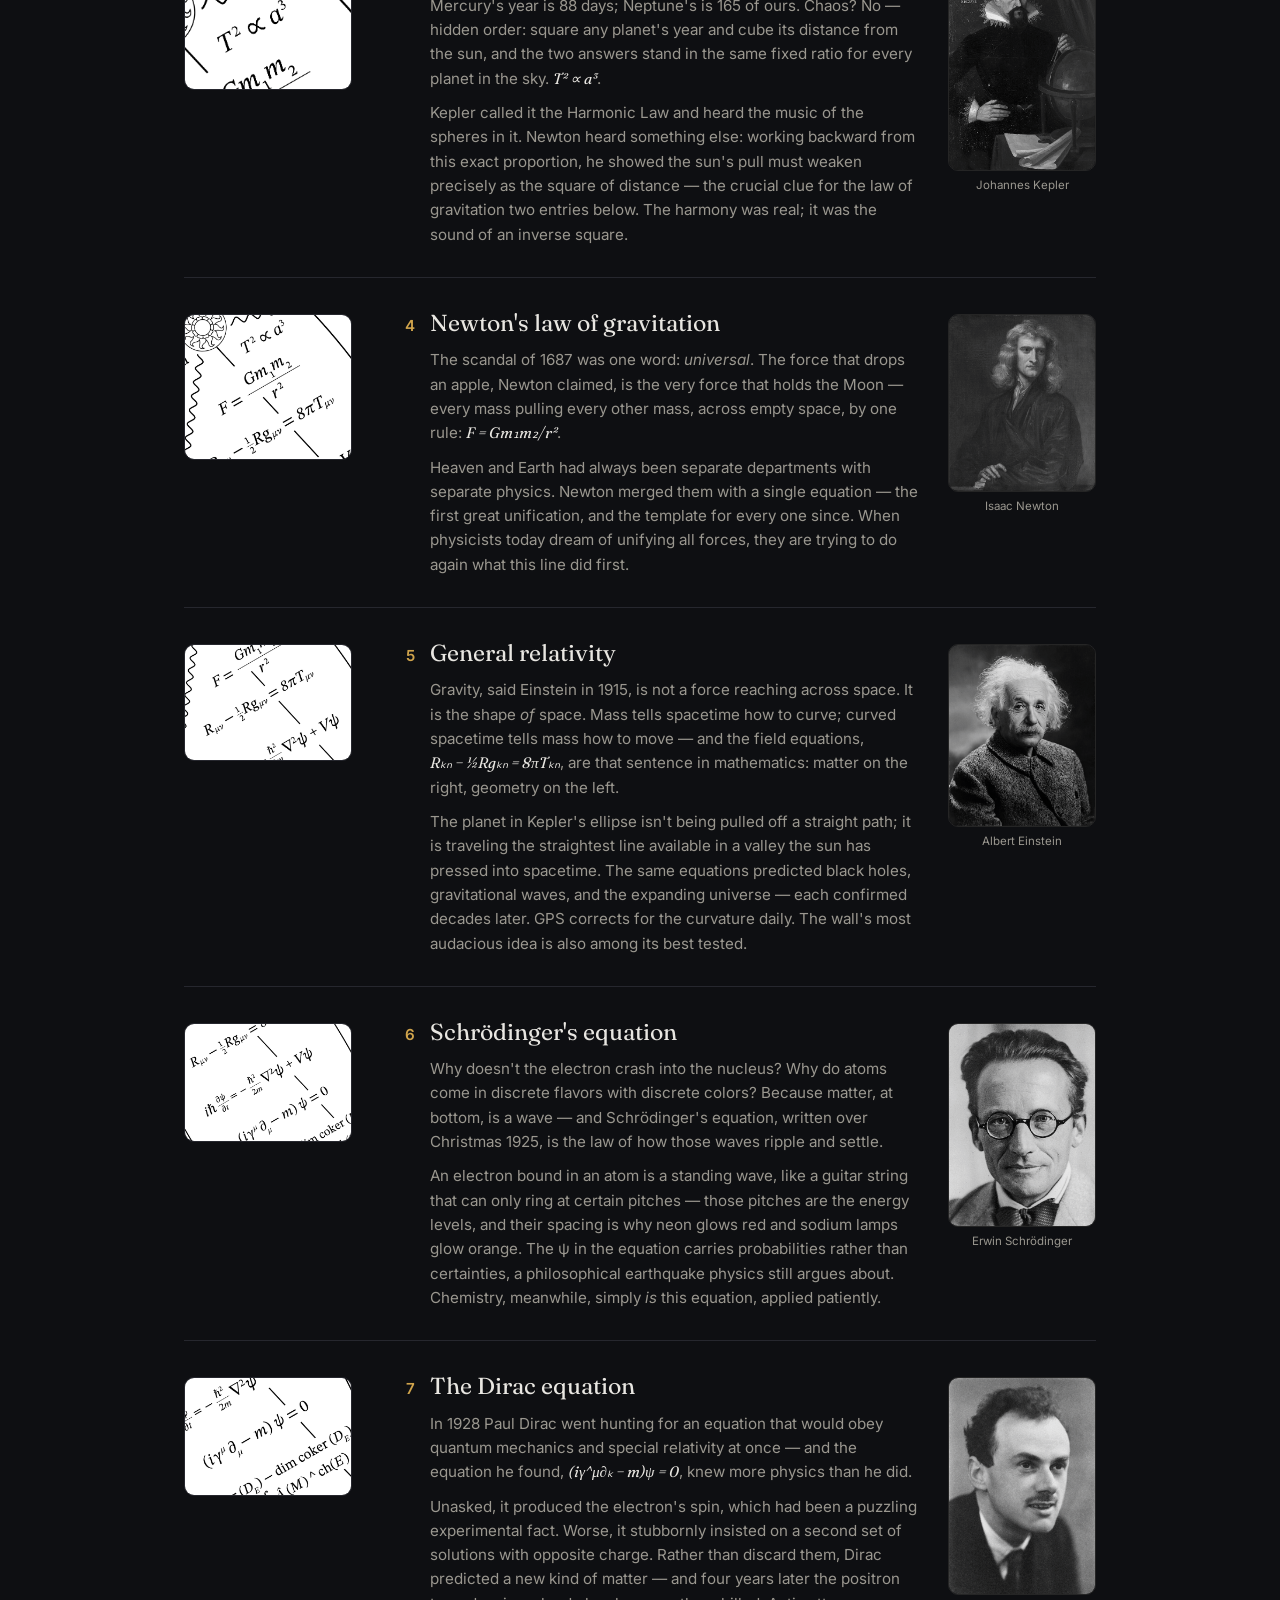
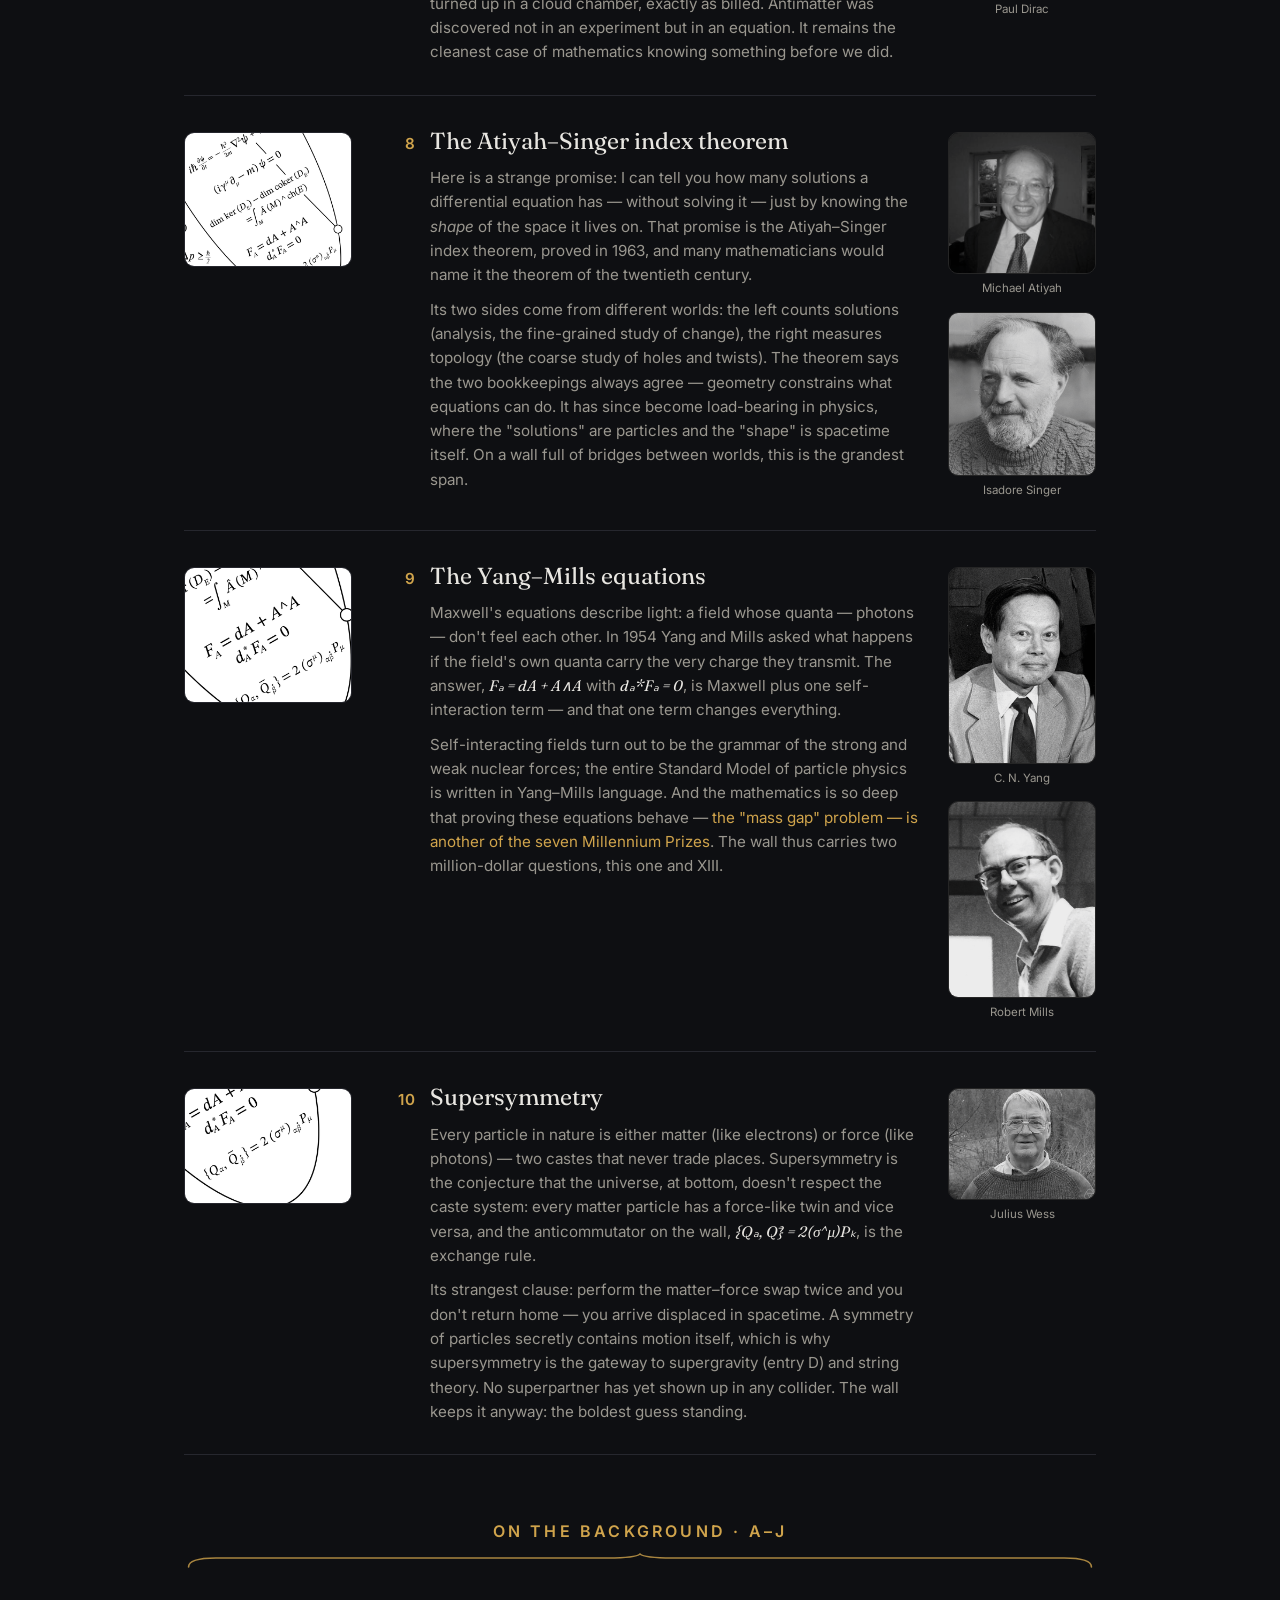
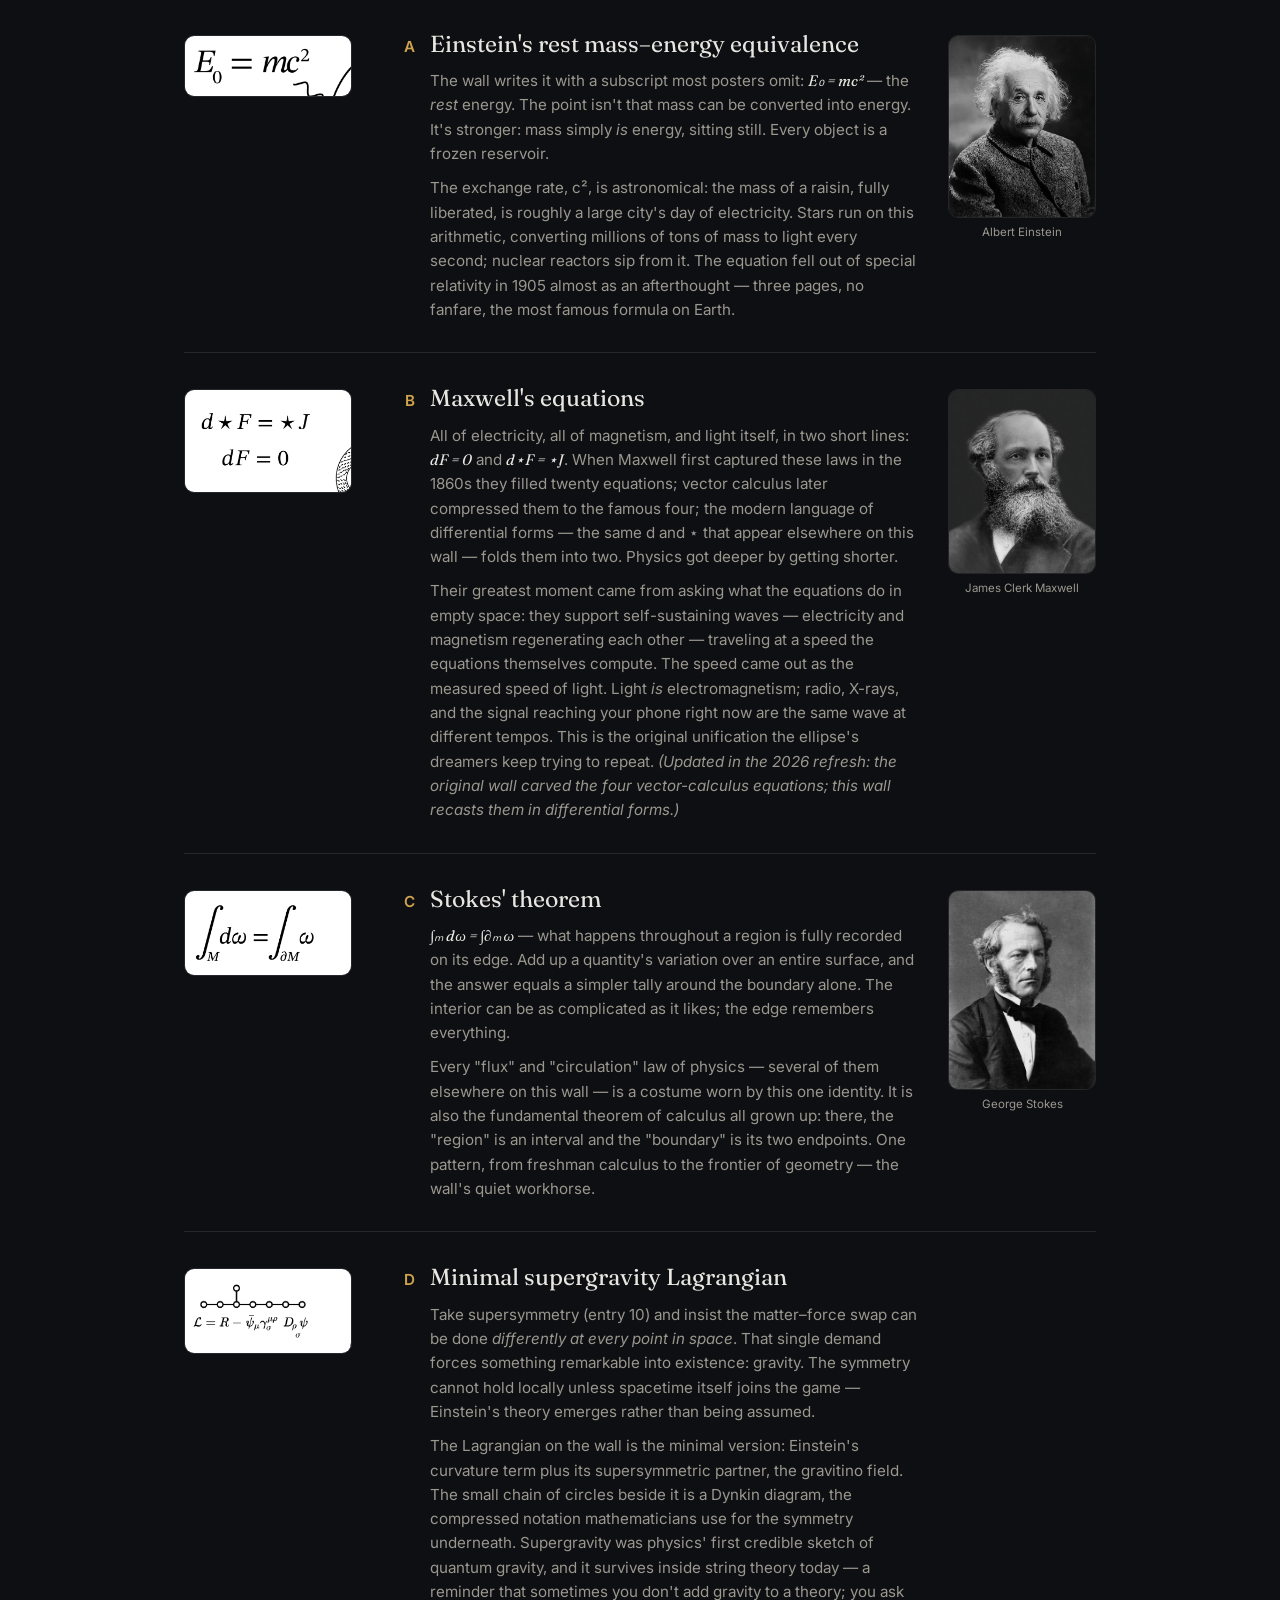
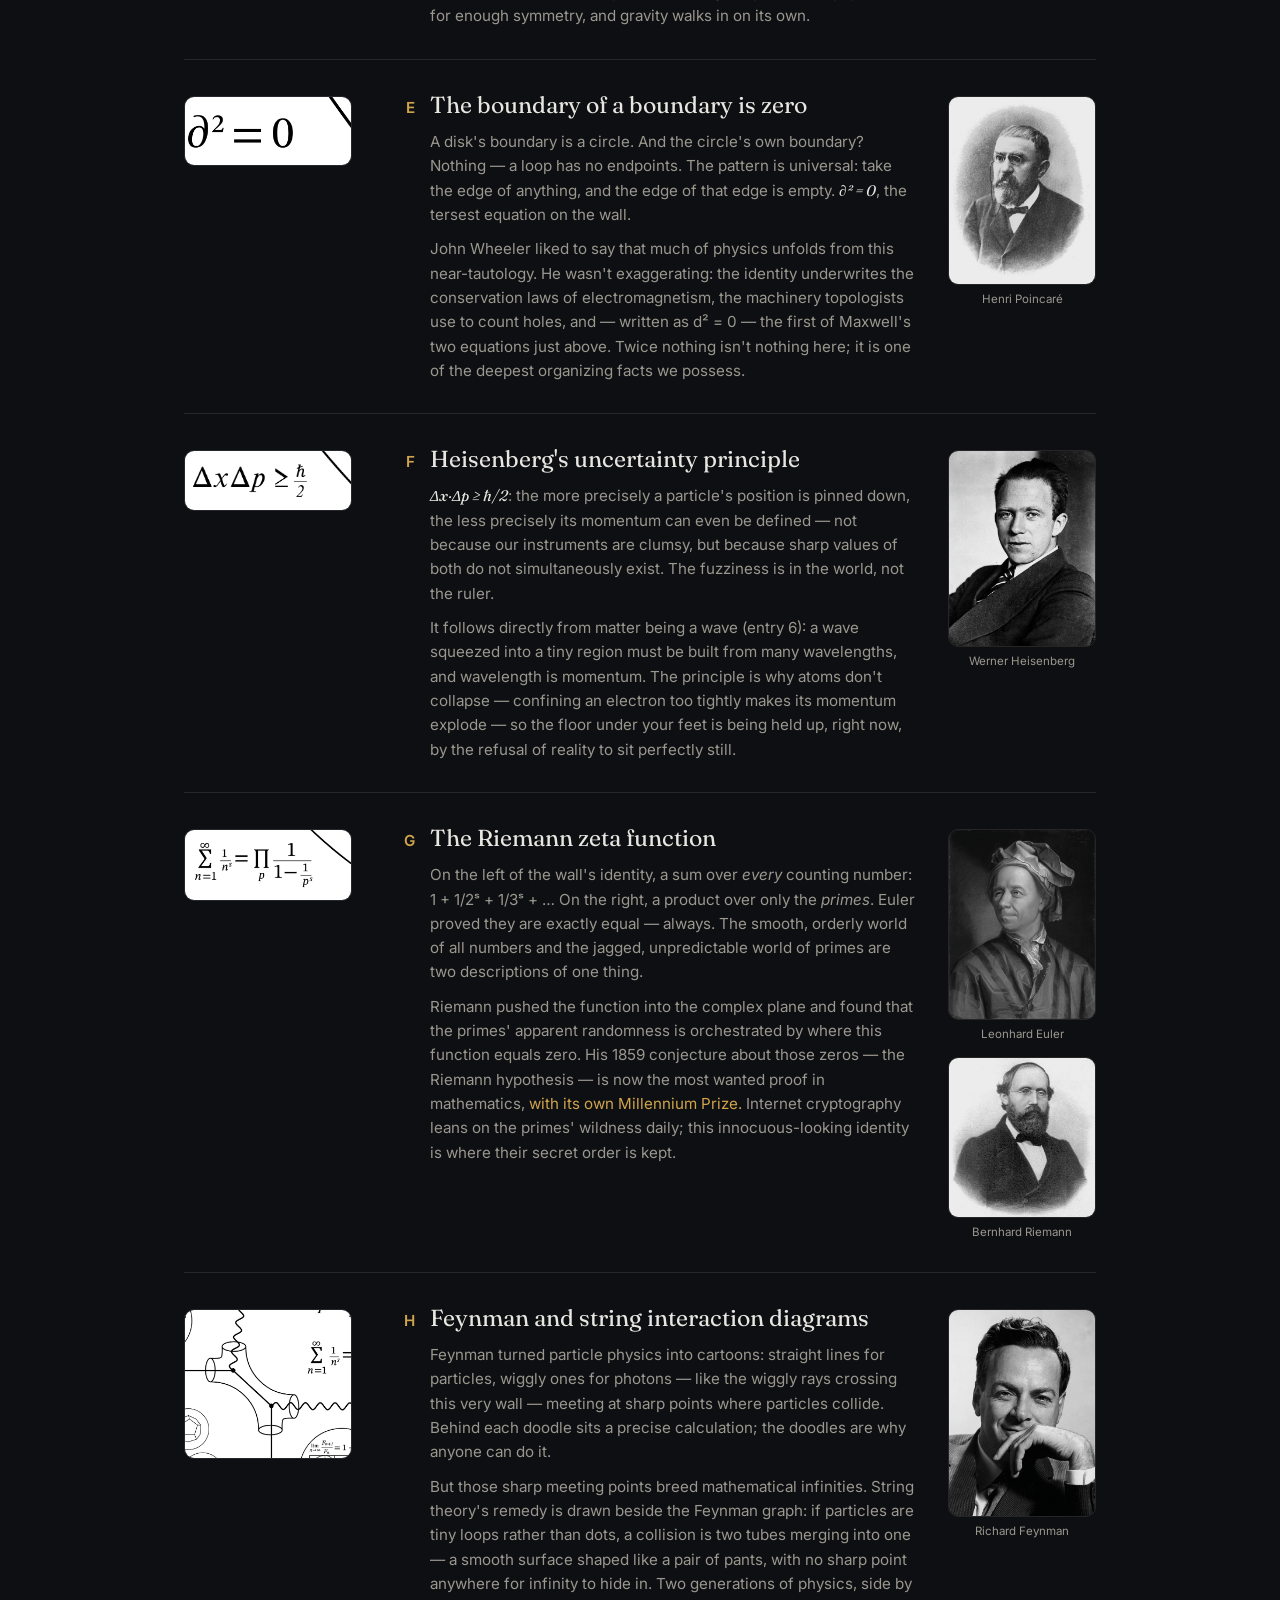
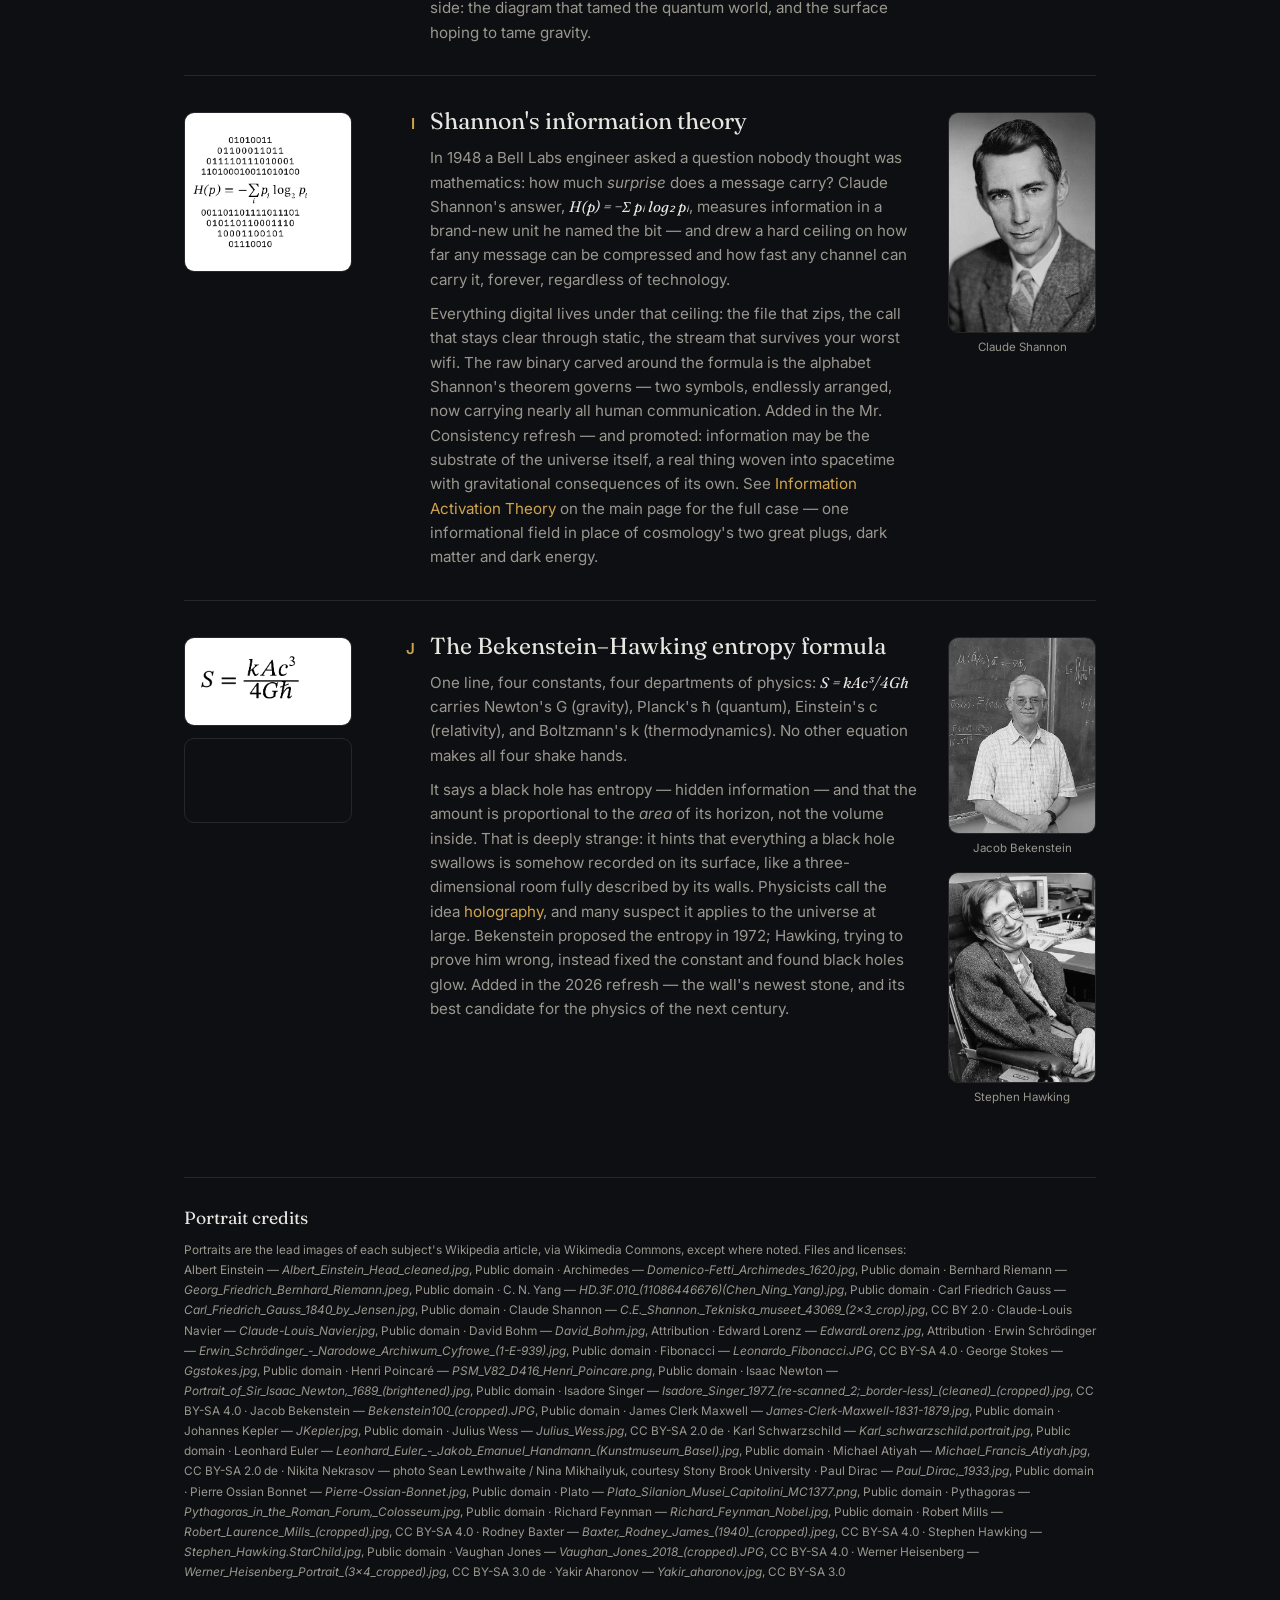
<file: iconic-wall-guide.html>
<!DOCTYPE html>
<html lang="en">
<head>
<meta charset="utf-8">
<meta name="viewport" content="width=device-width, initial-scale=1">
<title>The Iconic Wall, explained — Mister Consistency</title>
<link rel="icon" href="favicon.svg" type="image/svg+xml">
<link rel="preconnect" href="https://fonts.googleapis.com">
<link rel="preconnect" href="https://fonts.gstatic.com" crossorigin>
<link href="https://fonts.googleapis.com/css2?family=Fraunces:opsz,wght@9..144,300;9..144,400;9..144,600&family=Inter:wght@400;500;600&display=swap" rel="stylesheet">
<style>
  :root {
    --bg: #0e0f12;
    --bg-raised: #16171c;
    --line: #26272e;
    --text: #e8e6e1;
    --text-dim: #9a978f;
    --gold: #d0a44c;
    --serif: "Fraunces", Georgia, serif;
    --sans: "Inter", system-ui, sans-serif;
  }
  * { margin: 0; padding: 0; box-sizing: border-box; }
  body { background: var(--bg); color: var(--text); font-family: var(--sans); line-height: 1.6; }
  .wrap { max-width: 60em; margin: 0 auto; padding: 0 24px; }
  /* Wide landscape displays: scale type up; the em-based column widens with it
     while keeping the same readable line length */
  @media (min-width: 2400px) { body { font-size: 18px; } }
  @media (min-width: 3200px) { body { font-size: 20px; } }
  header { padding: 26px 0; border-bottom: 1px solid var(--line); }
  header .wrap { display: flex; align-items: baseline; justify-content: space-between; gap: 16px; flex-wrap: wrap; }
  .brand { font-family: var(--serif); font-size: 1.15rem; color: var(--text); text-decoration: none; }
  .brand span { color: var(--gold); }
  .backlink { font-size: .85rem; color: var(--gold); text-decoration: none; }
  .backlink:hover { text-decoration: underline; }
  .hero { padding: 64px 0 40px; }
  h1 { font-family: var(--serif); font-weight: 300; font-size: clamp(2rem, 5vw, 3rem); line-height: 1.1; margin-bottom: 18px; }
  h1 em { font-style: italic; color: var(--gold); }
  .lede { color: var(--text-dim); max-width: 640px; }
  .lede a { color: var(--gold); text-decoration: none; }
  .lede a:hover { text-decoration: underline; }
  .draft-note { margin-top: 18px; font-size: .8rem; color: var(--text-dim); font-style: italic; border-left: 2px solid var(--gold); padding-left: 12px; }
  .toc { padding: 28px 0 8px; border-top: 1px solid var(--line); margin-top: 40px; }
  .toc h2 { font-family: var(--serif); font-weight: 400; font-size: 1.1rem; margin-bottom: 12px; }
  .toc-grid { display: flex; flex-wrap: wrap; gap: 6px 4px; margin-bottom: 18px; }
  .toc-grid a {
    color: var(--text-dim); text-decoration: none; font-size: .78rem;
    border: 1px solid var(--line); border-radius: 6px; padding: 4px 9px;
  }
  .toc-grid a b { color: var(--gold); font-weight: 600; margin-right: 5px; }
  .toc-grid a:hover { border-color: var(--gold); color: var(--text); }
  .group-label { margin: 64px 0 30px; text-align: center; }
  .group-label .gl-text { font-family: var(--sans); font-weight: 600; font-size: 1rem; letter-spacing: .2em; color: var(--gold); }
  .group-label svg { display: block; width: 100%; height: 16px; margin-top: 8px; }
  .group-label svg path { fill: none; stroke: var(--gold); stroke-width: 1.6; stroke-linecap: round; vector-effect: non-scaling-stroke; opacity: .8; }
  article {
    display: grid; grid-template-columns: 168px 1fr 148px; gap: 8px 30px;
    align-items: start;
    padding: 30px 0; border-bottom: 1px solid var(--line); scroll-margin-top: 24px;
  }
  article:last-of-type { border-bottom: 0; }
  .entry-art-wrap { padding-top: 6px; }
  .entry-art {
    display: block; width: 100%;
    background: #fff; border: 1px solid var(--line); border-radius: 10px;
  }
  .entry-people { padding-top: 6px; }
  .entry-person { margin: 0 0 14px; }
  .entry-person:last-child { margin-bottom: 0; }
  .entry-art-video {
    display: block; width: 100%; margin-top: 12px;
    border: 1px solid var(--line); border-radius: 10px;
  }
  .entry-person img {
    display: block; width: 100%;
    border: 1px solid var(--line); border-radius: 10px;
    filter: grayscale(1); opacity: .92;
  }
  .entry-person figcaption {
    font-size: .72rem; color: var(--text-dim); text-align: center; margin-top: 5px;
  }
  .entry-person figcaption a { color: var(--text-dim); text-decoration: none; }
  .entry-person figcaption a:hover { color: var(--gold); text-decoration: underline; }
  .entry-person a:hover img { border-color: var(--gold); opacity: 1; }
  .credits { border-top: 1px solid var(--line); margin-top: 40px; padding: 26px 0 0; }
  .credits h2 { font-family: var(--serif); font-weight: 400; font-size: 1.1rem; margin-bottom: 8px; }
  .credits p { color: var(--text-dim); font-size: .74rem; line-height: 1.7; }
  .credits .cr-file { font-style: italic; }
  .entry-head { display: flex; align-items: baseline; gap: 14px; margin-bottom: 10px; }
  .entry-label { font-weight: 600; color: var(--gold); font-size: .95rem; letter-spacing: .05em; min-width: 34px; text-align: right; flex-shrink: 0; }
  article h3 { font-family: var(--serif); font-weight: 400; font-size: 1.45rem; line-height: 1.25; }
  article p { color: var(--text-dim); font-size: .95rem; margin: 0 0 10px 48px; max-width: 640px; }
  article p:last-child { margin-bottom: 0; }
  article p a { color: var(--gold); text-decoration: none; }
  article p a:hover { text-decoration: underline; }
  article .eq { font-family: var(--serif); font-style: italic; color: var(--text); white-space: nowrap; }
  footer { padding: 44px 0 60px; color: var(--text-dim); font-size: .82rem; }
  footer a { color: var(--gold); text-decoration: none; }
  footer a:hover { text-decoration: underline; }
  @media (max-width: 760px) {
    article { grid-template-columns: 1fr; }
    .entry-art-wrap { max-width: 168px; }
    article p { margin-left: 0; }
    .entry-people { display: flex; flex-wrap: wrap; gap: 14px; padding-top: 12px; }
    .entry-person { width: 124px; margin: 0; }
  }
</style>
</head>
<body>

<header>
  <div class="wrap">
    <a class="brand" href="/">mister<span>consistency</span></a>
    <a class="backlink" href="/#wall">← back to the Iconic Wall</a>
  </div>
</header>

<main>
  <div class="wrap">
    <div class="hero">
      <h1>The Iconic Wall, <em>explained</em></h1>
      <p class="lede">
        Every equation and diagram on the wall, item by item — what it says,
        who found it, and why it earned its place in stone. Companion to the
        <a href="/#wall">interactive wall</a>; the numbering follows the
        legend (I–XIII around the edge, 1–10 inside the ellipse, A–J on the
        background). For the original wall's own scholarly key, see the
        <a href="https://scgp.stonybrook.edu/wp-content/uploads/2018/11/Iconic_Wall_catalogue.pdf" target="_blank" rel="noopener">Simons Center catalogue ↗</a>.
      </p>
      <p class="draft-note">Working draft — entries are being reviewed and
      rewritten one by one.</p>
    </div>

    <nav class="toc" aria-label="All entries">
      <h2>Key to equations and diagrams · I–XIII</h2>
      <div class="toc-grid">
        <a href="#rI"><b>I</b>Jones polynomial</a>
        <a href="#rII"><b>II</b>Associativity in QFT</a>
        <a href="#rIII"><b>III</b>Yang–Baxter</a>
        <a href="#rIV"><b>IV</b>Lorenz attractor</a>
        <a href="#rV"><b>V</b>Schwarzschild</a>
        <a href="#rVI"><b>VI</b>Platonic solids</a>
        <a href="#rVII"><b>VII</b>Golden ratio</a>
        <a href="#rVIII"><b>VIII</b>YBC 7289</a>
        <a href="#rIX"><b>IX</b>Pythagoras</a>
        <a href="#rX"><b>X</b>Gauss–Bonnet</a>
        <a href="#rXI"><b>XI</b>Archimedes</a>
        <a href="#rXII"><b>XII</b>Aharonov–Bohm</a>
        <a href="#rXIII"><b>XIII</b>Navier–Stokes</a>
      </div>
      <h2>Within the ellipse · 1–10</h2>
      <div class="toc-grid">
        <a href="#k1"><b>☉</b>Kepler's 1st law</a>
        <a href="#n1"><b>1</b>Kepler's 2nd law</a>
        <a href="#n2"><b>2</b>Newton's 2nd law</a>
        <a href="#n3"><b>3</b>Kepler's 3rd law</a>
        <a href="#n4"><b>4</b>Gravitation</a>
        <a href="#n5"><b>5</b>General relativity</a>
        <a href="#n6"><b>6</b>Schrödinger</a>
        <a href="#n7"><b>7</b>Dirac</a>
        <a href="#n8"><b>8</b>Atiyah–Singer</a>
        <a href="#n9"><b>9</b>Yang–Mills</a>
        <a href="#n10"><b>10</b>Supersymmetry</a>
      </div>
      <h2>On the background · A–J</h2>
      <div class="toc-grid">
        <a href="#bA"><b>A</b>E₀ = mc²</a>
        <a href="#bB"><b>B</b>Maxwell</a>
        <a href="#bC"><b>C</b>Stokes' theorem</a>
        <a href="#bD"><b>D</b>Supergravity</a>
        <a href="#bE"><b>E</b>∂² = 0</a>
        <a href="#bF"><b>F</b>Uncertainty</a>
        <a href="#bG"><b>G</b>Riemann zeta</a>
        <a href="#bH"><b>H</b>Feynman & strings</a>
        <a href="#bI"><b>I</b>Shannon</a>
        <a href="#bJ"><b>J</b>Bekenstein–Hawking</a>
      </div>
    </nav>

    <div class="group-label">
      <span class="gl-text">KEY TO EQUATIONS AND DIAGRAMS <span style="text-transform:none">· I–XIII</span></span>
      <svg viewBox="0 0 400 16" preserveAspectRatio="none" aria-hidden="true"><path d="M2,14 Q2,5 14,5 L186,5 Q198,5 200,1 Q202,5 214,5 L386,5 Q398,5 398,14"/></svg>
    </div>

    <article id="rI">
      <div class="entry-art-wrap"><img class="entry-art" src="assets/wall-items/rI.png" alt="On the wall: The Jones polynomial" loading="lazy"></div>
      <div class="entry-body">
      <div class="entry-head"><span class="entry-label">I</span><h3>The Jones polynomial</h3></div>
      <p>Fuse the ends of a knotted rope and no amount of pulling will ever
      untie it. But how do you <em>prove</em> that two tangles are genuinely
      different knots, and not the same one in disguise? For a century that
      question embarrassed mathematics — until 1984, when Vaughan Jones,
      working on something else entirely, stumbled onto a way of assigning
      every knot an algebraic fingerprint. Different fingerprint, different
      knot. Guaranteed.</p>
      <p>The medallion shows the trefoil — the simplest true knot, the one in
      your shoelaces before you make the bow — wrapped in the formulas that
      compute its fingerprint. A few years later <a href="https://en.wikipedia.org/wiki/Edward_Witten" target="_blank" rel="noopener">Edward Witten</a> showed the
      polynomial falls naturally out of quantum field theory, revealing that
      the mathematics of knots and the mathematics of particles had been the
      same subject all along. Nobody had planned that. It is the wall's
      favorite kind of story.</p>
    </div>
      <div class="entry-people">
        <figure class="entry-person"><a href="https://en.wikipedia.org/wiki/Vaughan_Jones" target="_blank" rel="noopener" aria-label="Vaughan Jones on Wikipedia"><img src="assets/people/jones.jpg" alt="Vaughan Jones" loading="lazy"></a><figcaption><a href="https://en.wikipedia.org/wiki/Vaughan_Jones" target="_blank" rel="noopener">Vaughan Jones</a></figcaption></figure>
      </div>
    </article>

    <article id="rII">
      <div class="entry-art-wrap"><img class="entry-art" src="assets/wall-items/rII.png" alt="On the wall: Associativity in quantum field theory" loading="lazy"></div>
      <div class="entry-body">
      <div class="entry-head"><span class="entry-label">II</span><h3>Associativity in quantum field theory</h3></div>
      <p>You learned the rule in grade school without being told its name:
      (2 + 3) + 4 gives the same answer as 2 + (3 + 4). Grouping doesn't
      matter. Associativity feels too obvious to be interesting — until you
      ask whether the <em>universe</em> obeys it.</p>
      <p>In quantum field theory, particles fuse and split. The branching
      diagrams in this medallion are the physicist's version of that grade-school
      rule: fuse three particles this way or that way, and the result must
      agree. What looks like simple bookkeeping is actually a harsh constraint —
      whole candidate theories of physics die if they fail it. The universe,
      it turns out, checks its arithmetic.</p>
    </div>
      <div class="entry-people">
        <figure class="entry-person"><a href="https://en.wikipedia.org/wiki/Nikita_Nekrasov" target="_blank" rel="noopener" aria-label="Nikita Nekrasov on Wikipedia"><img src="assets/people/nekrasov.jpg" alt="Nikita Nekrasov" loading="lazy"></a><figcaption><a href="https://en.wikipedia.org/wiki/Nikita_Nekrasov" target="_blank" rel="noopener">Nikita Nekrasov</a></figcaption></figure>
      </div>
    </article>

    <article id="rIII">
      <div class="entry-art-wrap"><img class="entry-art" src="assets/wall-items/rIII.png" alt="On the wall: The Yang–Baxter equation" loading="lazy"></div>
      <div class="entry-body">
      <div class="entry-head"><span class="entry-label">III</span><h3>The Yang–Baxter equation</h3></div>
      <p>Braid three strands of hair and you create a sequence of crossings —
      left over middle, middle over right. The Yang–Baxter equation is the
      algebra of those crossings: it says certain rearrangements of who-crosses-whom
      change nothing at all, and it writes that fact down precisely.</p>
      <p>It sounds like a rule for hairdressers. It turned out to be a
      master key. The same equation governs particles scattering in one
      dimension, magnets that can be solved exactly, and the braiding of
      exotic quantum states that may one day make quantum computers immune
      to noise. Whenever things swap places without losing their identity,
      this equation is running the show.</p>
    </div>
      <div class="entry-people">
        <figure class="entry-person"><a href="https://en.wikipedia.org/wiki/Yang_Chen-Ning" target="_blank" rel="noopener" aria-label="C. N. Yang on Wikipedia"><img src="assets/people/yang.jpg" alt="C. N. Yang" loading="lazy"></a><figcaption><a href="https://en.wikipedia.org/wiki/Yang_Chen-Ning" target="_blank" rel="noopener">C. N. Yang</a></figcaption></figure>
        <figure class="entry-person"><a href="https://en.wikipedia.org/wiki/Rodney_Baxter" target="_blank" rel="noopener" aria-label="Rodney Baxter on Wikipedia"><img src="assets/people/baxter.jpg" alt="Rodney Baxter" loading="lazy"></a><figcaption><a href="https://en.wikipedia.org/wiki/Rodney_Baxter" target="_blank" rel="noopener">Rodney Baxter</a></figcaption></figure>
      </div>
    </article>

    <article id="rIV">
      <div class="entry-art-wrap"><img class="entry-art" src="assets/wall-items/rIV.png" alt="On the wall: The Lorenz attractor" loading="lazy"></div>
      <div class="entry-body">
      <div class="entry-head"><span class="entry-label">IV</span><h3>The Lorenz attractor</h3></div>
      <p>In 1963 the meteorologist Edward Lorenz re-ran a weather simulation
      from a saved printout, rounding 0.506127 to 0.506. The two forecasts
      agreed for a while — then diverged into completely different weather.
      Nothing was wrong with his computer. Something was wrong with the
      dream of prediction itself.</p>
      <p>The butterfly-shaped curve in the medallion traces his three little
      equations forever: the path never repeats, never crosses itself, and
      never leaves the butterfly. That is deterministic chaos — a system with
      no randomness anywhere that is nonetheless unpredictable in practice,
      because infinitesimal differences grow without mercy.</p>
      <p>In 1972 the discovery got its name, from the title of a talk
      Lorenz gave: <a href="https://www.americanscientist.org/article/understanding-the-butterfly-effect" target="_blank" rel="noopener">does
      the flap of a butterfly’s wings in Brazil set off a tornado in
      Texas?</a> — a name his equations had been
      illustrating all along, tracing their butterfly. The butterfly effect
      is chaos theory felt at human scale: <a href="https://en.wikipedia.org/wiki/World_War_I#Sarajevo_assassination" target="_blank" rel="noopener">a
      driver’s wrong turn in Sarajevo parks a car in front of an assassin,
      and a world war follows</a>; <a href="https://en.wikipedia.org/wiki/Northeast_blackout_of_2003" target="_blank" rel="noopener">one
      unnoticed alarm bug in an Ohio control room cascades into a blackout
      for fifty million people</a>. The movies run it backwards — in a chaotic
      system you cannot nudge one small thing and steer the outcome, because
      no one can compute where the nudge will land.
      Small causes do not make history steerable; they make it
      unforecastable. It is why the weather report ends at ten days, <a href="https://journals.ametsoc.org/view/journals/atsc/76/4/jas-d-18-0269.1.xml" target="_blank" rel="noopener">and
      always will</a>.</p>
    </div>
      <div class="entry-people">
        <figure class="entry-person"><a href="https://en.wikipedia.org/wiki/Edward_Norton_Lorenz" target="_blank" rel="noopener" aria-label="Edward Lorenz on Wikipedia"><img src="assets/people/lorenz.jpg" alt="Edward Lorenz" loading="lazy"></a><figcaption><a href="https://en.wikipedia.org/wiki/Edward_Norton_Lorenz" target="_blank" rel="noopener">Edward Lorenz</a></figcaption></figure>
      </div>
    </article>

    <article id="rV">
      <div class="entry-art-wrap"><img class="entry-art" src="assets/wall-items/rV.png" alt="On the wall: The Schwarzschild black hole" loading="lazy"></div>
      <div class="entry-body">
      <div class="entry-head"><span class="entry-label">V</span><h3>The Schwarzschild black hole</h3></div>
      <p>Weeks after Einstein published general relativity, a German
      astronomer serving on the Russian front solved its equations exactly —
      by hand, between artillery calculations. Karl Schwarzschild mailed the
      solution to Einstein, who was astonished anyone had managed it. Within
      a year Schwarzschild was dead of disease contracted at the front; his
      solution turned out to describe the strangest object in physics.</p>
      <p>The funnel in the medallion is the shape of space around his
      solution, and the formula <span class="eq">r&#8347; = 2Gm/c²</span>
      marks the funnel's throat: the radius at which escape would require
      moving faster than light. Cross it and every path leads inward. We now
      photograph these objects at the centers of galaxies. <a href="https://en.wikipedia.org/wiki/Schwarzschild_metric#History" target="_blank" rel="noopener">Schwarzschild
      computed one in the mud, in a war, in weeks.</a></p>
    </div>
      <div class="entry-people">
        <figure class="entry-person"><a href="https://en.wikipedia.org/wiki/Karl_Schwarzschild" target="_blank" rel="noopener" aria-label="Karl Schwarzschild on Wikipedia"><img src="assets/people/schwarzschild.jpg" alt="Karl Schwarzschild" loading="lazy"></a><figcaption><a href="https://en.wikipedia.org/wiki/Karl_Schwarzschild" target="_blank" rel="noopener">Karl Schwarzschild</a></figcaption></figure>
      </div>
    </article>

    <article id="rVI">
      <div class="entry-art-wrap"><img class="entry-art" src="assets/wall-items/rVI.png" alt="On the wall: The five Platonic solids" loading="lazy"></div>
      <div class="entry-body">
      <div class="entry-head"><span class="entry-label">VI</span><h3>The five Platonic solids</h3></div>
      <p>You can draw a regular polygon with any number of sides you like —
      three, seven, a thousand. So it seems obvious that perfectly regular
      <em>solids</em> should come in endless variety too. They don't. There
      are exactly five, and there will never be a sixth: tetrahedron, cube,
      octahedron, dodecahedron, icosahedron.</p>
      <p>The proof is simple enough to sketch on a napkin — at every corner
      the meeting faces must leave a gap to fold into 3D, and only five
      combinations manage it. <a href="https://mathcs.clarku.edu/~djoyce/java/elements/bookXIII/propXIII18.html" target="_blank" rel="noopener">Euclid chose this as the finale of the
      <em>Elements</em> two thousand years ago.</a> Nature got the memo:
      viruses build icosahedral shells, crystals stack cubes, and the five
      solids keep turning up wherever geometry meets matter.</p>
    </div>
      <div class="entry-people">
        <figure class="entry-person"><a href="https://en.wikipedia.org/wiki/Plato" target="_blank" rel="noopener" aria-label="Plato on Wikipedia"><img src="assets/people/plato.png" alt="Plato" loading="lazy"></a><figcaption><a href="https://en.wikipedia.org/wiki/Plato" target="_blank" rel="noopener">Plato</a></figcaption></figure>
      </div>
    </article>

    <article id="rVII">
      <div class="entry-art-wrap"><img class="entry-art" src="assets/wall-items/rVII.png" alt="On the wall: The golden ratio" loading="lazy"></div>
      <div class="entry-body">
      <div class="entry-head"><span class="entry-label">VII</span><h3>The golden ratio</h3></div>
      <p>Cut a line in two so that the whole relates to the long piece
      exactly as the long piece relates to the short one. That single
      demand — proportion echoing itself — has only one answer:
      φ = 1.6180339…, the golden ratio.</p>
      <p>The medallion shows its two most famous portraits: the golden
      rectangle that contains a smaller copy of itself forever, and the
      formula revealing φ as the limit of the Fibonacci numbers — 1, 1, 2,
      3, 5, 8, 13, each divided by the last, marching inexorably toward it.
      φ is also, in a precise sense, the most irrational of all numbers, the
      hardest to approximate by fractions — which is exactly why sunflowers
      and pinecones use it to pack seeds without overlap.</p>
    </div>
      <div class="entry-people">
        <figure class="entry-person"><a href="https://en.wikipedia.org/wiki/Fibonacci" target="_blank" rel="noopener" aria-label="Fibonacci on Wikipedia"><img src="assets/people/fibonacci.jpg" alt="Fibonacci" loading="lazy"></a><figcaption><a href="https://en.wikipedia.org/wiki/Fibonacci" target="_blank" rel="noopener">Fibonacci</a></figcaption></figure>
      </div>
    </article>

    <article id="rVIII">
      <div class="entry-art-wrap"><img class="entry-art" src="assets/wall-items/rVIII.png" alt="On the wall: The Babylonian tablet YBC 7289" loading="lazy"></div>
      <div class="entry-body">
      <div class="entry-head"><span class="entry-label">VIII</span><h3>The Babylonian tablet YBC 7289</h3></div>
      <p>Nearly four thousand years ago — a millennium before Pythagoras — a
      student in Mesopotamia pressed a school exercise into wet clay: a
      square, its diagonal, and along the diagonal a number. Translated from
      <a href="https://en.wikipedia.org/wiki/Sexagesimal" target="_blank" rel="noopener">base sixty</a>, the number is 1.41421296…</p>
      <p>The true value of √2 is 1.41421356… The clay is correct to six
      decimal places. <a href="https://en.wikipedia.org/wiki/YBC_7289" target="_blank" rel="noopener">The tablet, cataloged as YBC 7289 in Yale's collection,</a>
      is the oldest surviving high-precision computation on Earth — proof
      that the hunger to calculate beautifully is older than the alphabet.
      The wall reproduces it as line art: homework that outlived every empire
      its author ever heard of.</p>
    </div>
    </article>

    <article id="rIX">
      <div class="entry-art-wrap"><img class="entry-art" src="assets/wall-items/rIX.png" alt="On the wall: The Pythagorean theorem" loading="lazy"></div>
      <div class="entry-body">
      <div class="entry-head"><span class="entry-label">IX</span><h3>The Pythagorean theorem</h3></div>
      <p>It is the one theorem everyone meets: the square on the long side of
      a right triangle equals the two smaller squares combined,
      <span class="eq">c² = a² + b²</span>. It is also the most re-proved
      statement in mathematics — hundreds of distinct proofs, including one
      by a U.S. president.</p>
      <p>The medallion shows a proof that needs no words at all: the same
      four triangles rearranged inside the same square two different ways,
      leaving as leftover space first the one big square, then the two small
      ones. Look at it long enough and the theorem stops being a formula you
      memorized and becomes something you have personally seen to be true —
      which is the entire point of proof.</p>
    </div>
      <div class="entry-people">
        <figure class="entry-person"><a href="https://en.wikipedia.org/wiki/Pythagoras" target="_blank" rel="noopener" aria-label="Pythagoras on Wikipedia"><img src="assets/people/pythagoras.jpg" alt="Pythagoras" loading="lazy"></a><figcaption><a href="https://en.wikipedia.org/wiki/Pythagoras" target="_blank" rel="noopener">Pythagoras</a></figcaption></figure>
      </div>
    </article>

    <article id="rX">
      <div class="entry-art-wrap"><img class="entry-art" src="assets/wall-items/rX.png" alt="On the wall: The Gauss–Bonnet theorem" loading="lazy"></div>
      <div class="entry-body">
      <div class="entry-head"><span class="entry-label">X</span><h3>The Gauss–Bonnet theorem</h3></div>
      <p>Curvature is something you already handle. It is why an orange peel
      never lies flat, why every map of the Earth must lie somewhere, and why
      <a href="https://www.wired.com/2014/09/curvature-and-strength-empzeal/" target="_blank" rel="noopener">a
      floppy pizza slice goes rigid the moment you fold it down its
      length</a>: a flat sheet may curve in only one direction at a time, and
      the fold takes that direction, leaving nothing for the flop.</p>
      <p>Gauss–Bonnet is the global audit. Add up the curvature over an
      entire surface and the total was set before you started — fixed by the
      one feature no denting can change, the number of holes. Every sphere,
      dented, stretched, or run over by a truck, totals exactly 4π. The
      donut carved here totals zero: all the bulge around the outside is
      cancelled, exactly, by the saddle hiding inside the hole. That is what
      <span class="eq">2πχ = ∫ K dA</span> says — local geometry is free,
      the global books always balance — and this little identity is the
      ancestor of half of modern geometry, including entry 8 in the
      ellipse.</p>
    </div>
      <div class="entry-people">
        <figure class="entry-person"><a href="https://en.wikipedia.org/wiki/Carl_Friedrich_Gauss" target="_blank" rel="noopener" aria-label="Carl Friedrich Gauss on Wikipedia"><img src="assets/people/gauss.jpg" alt="Carl Friedrich Gauss" loading="lazy"></a><figcaption><a href="https://en.wikipedia.org/wiki/Carl_Friedrich_Gauss" target="_blank" rel="noopener">Carl Friedrich Gauss</a></figcaption></figure>
        <figure class="entry-person"><a href="https://en.wikipedia.org/wiki/Pierre_Ossian_Bonnet" target="_blank" rel="noopener" aria-label="Pierre Ossian Bonnet on Wikipedia"><img src="assets/people/bonnet.jpg" alt="Pierre Ossian Bonnet" loading="lazy"></a><figcaption><a href="https://en.wikipedia.org/wiki/Pierre_Ossian_Bonnet" target="_blank" rel="noopener">Pierre Ossian Bonnet</a></figcaption></figure>
      </div>
    </article>

    <article id="rXI">
      <div class="entry-art-wrap"><img class="entry-art" src="assets/wall-items/rXI.png" alt="On the wall: Archimedes’ sphere and cylinder" loading="lazy"></div>
      <div class="entry-body">
      <div class="entry-head"><span class="entry-label">XI</span><h3>Archimedes' sphere and cylinder</h3></div>
      <p>Put a ball snugly inside a can, and the ball takes up exactly
      two-thirds of the can's volume — and, more astonishing still, its
      surface is exactly two-thirds of the can's total surface. The same
      fraction, twice, for no obvious reason. Archimedes proved it around
      225 BC and considered it the finest thing he had ever done.</p>
      <p>We know he did, because he asked for the figure to be carved on his
      tombstone. A hundred and forty years later Cicero, posted to Sicily,
      found the neglected grave by searching for the sphere and the
      cylinder. The wall repeats the gesture: a mathematician's proudest
      theorem, carved in stone, waiting to be recognized.</p>
    </div>
      <div class="entry-people">
        <figure class="entry-person"><a href="https://en.wikipedia.org/wiki/Archimedes" target="_blank" rel="noopener" aria-label="Archimedes on Wikipedia"><img src="assets/people/archimedes.jpg" alt="Archimedes" loading="lazy"></a><figcaption><a href="https://en.wikipedia.org/wiki/Archimedes" target="_blank" rel="noopener">Archimedes</a></figcaption></figure>
      </div>
    </article>

    <article id="rXII">
      <div class="entry-art-wrap"><img class="entry-art" src="assets/wall-items/rXII.png" alt="On the wall: The Aharonov–Bohm effect" loading="lazy"></div>
      <div class="entry-body">
      <div class="entry-head"><span class="entry-label">XII</span><h3>The Aharonov–Bohm effect</h3></div>
      <p>Send an electron past a magnetic coil so well shielded that the
      magnetic field where the electron travels is exactly zero. Classical
      physics says the electron cannot possibly care that the coil is there.
      It cares. Its quantum wave arrives measurably shifted — by an amount
      set by magnetic flux it never touched.</p>
      <p>The 1959 effect proves that the electromagnetic <em>potential</em> —
      long dismissed as a bookkeeping convenience behind the "real" field —
      is itself physically real. What quantum particles respond to is not
      the local push and pull but a kind of accumulated geometric memory of
      the path they took. Physics keeps its books in a stranger currency
      than force.</p>
    </div>
      <div class="entry-people">
        <figure class="entry-person"><a href="https://en.wikipedia.org/wiki/Yakir_Aharonov" target="_blank" rel="noopener" aria-label="Yakir Aharonov on Wikipedia"><img src="assets/people/aharonov.jpg" alt="Yakir Aharonov" loading="lazy"></a><figcaption><a href="https://en.wikipedia.org/wiki/Yakir_Aharonov" target="_blank" rel="noopener">Yakir Aharonov</a></figcaption></figure>
        <figure class="entry-person"><a href="https://en.wikipedia.org/wiki/David_Bohm" target="_blank" rel="noopener" aria-label="David Bohm on Wikipedia"><img src="assets/people/bohm.jpg" alt="David Bohm" loading="lazy"></a><figcaption><a href="https://en.wikipedia.org/wiki/David_Bohm" target="_blank" rel="noopener">David Bohm</a></figcaption></figure>
      </div>
    </article>

    <article id="rXIII">
      <div class="entry-art-wrap"><img class="entry-art" src="assets/wall-items/rXIII.png" alt="On the wall: The Navier–Stokes equations" loading="lazy"></div>
      <div class="entry-body">
      <div class="entry-head"><span class="entry-label">XIII</span><h3>The Navier–Stokes equations</h3></div>
      <p>The swirl of cream in your coffee, the drag on a jetliner, the Gulf
      Stream, the smoke curling off a match — every fluid on Earth obeys one
      set of equations written down in the 1820s. Engineers solve them
      numerically a billion times a day.</p>
      <p>And yet: nobody has ever proved that their solutions must always
      exist and behave — that the mathematics can't silently blow up to
      infinity in finite time. <a href="https://www.claymath.org/millennium/navier-stokes-equation/" target="_blank" rel="noopener">That question is one of the seven Millennium
      Prize Problems, with a million dollars waiting.</a> The medallion's tidy
      vortex is the wall's quietest joke: the most useful equations in
      engineering, and among the least understood in mathematics.</p>
    </div>
      <div class="entry-people">
        <figure class="entry-person"><a href="https://en.wikipedia.org/wiki/Claude-Louis_Navier" target="_blank" rel="noopener" aria-label="Claude-Louis Navier on Wikipedia"><img src="assets/people/navier.jpg" alt="Claude-Louis Navier" loading="lazy"></a><figcaption><a href="https://en.wikipedia.org/wiki/Claude-Louis_Navier" target="_blank" rel="noopener">Claude-Louis Navier</a></figcaption></figure>
        <figure class="entry-person"><a href="https://en.wikipedia.org/wiki/Sir_George_Stokes%2C_1st_Baronet" target="_blank" rel="noopener" aria-label="George Stokes on Wikipedia"><img src="assets/people/stokes.jpg" alt="George Stokes" loading="lazy"></a><figcaption><a href="https://en.wikipedia.org/wiki/Sir_George_Stokes%2C_1st_Baronet" target="_blank" rel="noopener">George Stokes</a></figcaption></figure>
      </div>
    </article>

    <div class="group-label">
      <span class="gl-text">WITHIN THE ELLIPSE <span style="text-transform:none">· 1–10</span></span>
      <svg viewBox="0 0 400 16" preserveAspectRatio="none" aria-hidden="true"><path d="M2,14 Q2,5 14,5 L186,5 Q198,5 200,1 Q202,5 214,5 L386,5 Q398,5 398,14"/></svg>
    </div>

    <article id="k1">
      <div class="entry-art-wrap"><img class="entry-art" src="assets/wall-items/k1.png" alt="On the wall: Kepler’s 1st law — the star, the ellipse & the planet" loading="lazy"></div>
      <div class="entry-body">
      <div class="entry-head"><span class="entry-label">☉</span><h3>Kepler's 1st law — the star, the ellipse &amp; the planet</h3></div>
      <p>The wall's great ellipse isn't a frame — it's a diagram. The
      sunburst near the top is a star sitting at one focus; the small circle
      on the rim is a planet in orbit. That is Kepler's first law: planets
      travel ellipses, with the sun off-center at a focus.</p>
      <p>It sounds mild. In 1609 it was heresy against two thousand years of
      instinct — from Aristotle to Copernicus, everyone had insisted the
      heavens must move in perfect circles, patching failure after failure
      with circles riding on circles. Kepler, trusting Tycho Brahe's data
      over the aesthetics of perfection, let the orbit be the shape it
      actually was. Modern science begins about there — and this wall hangs
      all of physics inside the shape that started it.</p>
    </div>
      <div class="entry-people">
        <figure class="entry-person"><a href="https://en.wikipedia.org/wiki/Johannes_Kepler" target="_blank" rel="noopener" aria-label="Johannes Kepler on Wikipedia"><img src="assets/people/kepler.jpg" alt="Johannes Kepler" loading="lazy"></a><figcaption><a href="https://en.wikipedia.org/wiki/Johannes_Kepler" target="_blank" rel="noopener">Johannes Kepler</a></figcaption></figure>
      </div>
    </article>

    <article id="n1">
      <div class="entry-art-wrap"><img class="entry-art" src="assets/wall-items/n1.png" alt="On the wall: Kepler’s 2nd law" loading="lazy"></div>
      <div class="entry-body">
      <div class="entry-head"><span class="entry-label">1</span><h3>Kepler's 2nd law</h3></div>
      <p>A planet does not cruise at constant speed. It tears along when
      close to the sun and dawdles when far away — and it does so with exact
      bookkeeping: the line from sun to planet sweeps out equal areas in
      equal times, every orbit, forever. The wall writes the law in its
      compact form, <span class="eq">dθ/dt ∝ 1/r²</span>.</p>
      <p>Kepler found the rule by grinding through Tycho's Mars data; only
      later would it be recognized as conservation of angular momentum — the
      same law that speeds a figure skater's spin when she pulls in her
      arms. The skater and the planet are executing the same physics.</p>
    </div>
      <div class="entry-people">
        <figure class="entry-person"><a href="https://en.wikipedia.org/wiki/Johannes_Kepler" target="_blank" rel="noopener" aria-label="Johannes Kepler on Wikipedia"><img src="assets/people/kepler.jpg" alt="Johannes Kepler" loading="lazy"></a><figcaption><a href="https://en.wikipedia.org/wiki/Johannes_Kepler" target="_blank" rel="noopener">Johannes Kepler</a></figcaption></figure>
      </div>
    </article>

    <article id="n2">
      <div class="entry-art-wrap"><img class="entry-art" src="assets/wall-items/n2.png" alt="On the wall: Newton’s 2nd law of motion" loading="lazy"></div>
      <div class="entry-body">
      <div class="entry-head"><span class="entry-label">2</span><h3>Newton's 2nd law of motion</h3></div>
      <p><span class="eq">F = ma</span> may be the most consequential three
      symbols ever written. Push on something, and it accelerates in
      proportion to the push and in inverse proportion to its heft. That's
      all it says.</p>
      <p>What it <em>did</em> was make the future computable. Given the
      forces on a thing and its state right now, the law dictates where it
      will be next — and from that single idea flows every trajectory ever
      calculated: cannonballs, planets, bridges, spacecraft. Physics stopped
      describing motion and started predicting it, and it has never
      stopped.</p>
    </div>
      <div class="entry-people">
        <figure class="entry-person"><a href="https://en.wikipedia.org/wiki/Isaac_Newton" target="_blank" rel="noopener" aria-label="Isaac Newton on Wikipedia"><img src="assets/people/newton.jpg" alt="Isaac Newton" loading="lazy"></a><figcaption><a href="https://en.wikipedia.org/wiki/Isaac_Newton" target="_blank" rel="noopener">Isaac Newton</a></figcaption></figure>
      </div>
    </article>

    <article id="n3">
      <div class="entry-art-wrap"><img class="entry-art" src="assets/wall-items/n3.png" alt="On the wall: Kepler’s 3rd law" loading="lazy"></div>
      <div class="entry-body">
      <div class="entry-head"><span class="entry-label">3</span><h3>Kepler's 3rd law</h3></div>
      <p>Mercury's year is 88 days; Neptune's is 165 of ours. Chaos? No —
      hidden order: square any planet's year and cube its distance from the
      sun, and the two answers stand in the same fixed ratio for every
      planet in the sky. <span class="eq">T² ∝ a³</span>.</p>
      <p>Kepler called it the Harmonic Law and heard the music of the
      spheres in it. Newton heard something else: working backward from
      this exact proportion, he showed the sun's pull must weaken precisely
      as the square of distance — the crucial clue for the law of
      gravitation two entries below. The harmony was real; it was the sound
      of an inverse square.</p>
    </div>
      <div class="entry-people">
        <figure class="entry-person"><a href="https://en.wikipedia.org/wiki/Johannes_Kepler" target="_blank" rel="noopener" aria-label="Johannes Kepler on Wikipedia"><img src="assets/people/kepler.jpg" alt="Johannes Kepler" loading="lazy"></a><figcaption><a href="https://en.wikipedia.org/wiki/Johannes_Kepler" target="_blank" rel="noopener">Johannes Kepler</a></figcaption></figure>
      </div>
    </article>

    <article id="n4">
      <div class="entry-art-wrap"><img class="entry-art" src="assets/wall-items/n4.png" alt="On the wall: Newton’s law of gravitation" loading="lazy"></div>
      <div class="entry-body">
      <div class="entry-head"><span class="entry-label">4</span><h3>Newton's law of gravitation</h3></div>
      <p>The scandal of 1687 was one word: <em>universal</em>. The force
      that drops an apple, Newton claimed, is the very force that holds the
      Moon — every mass pulling every other mass, across empty space, by
      one rule: <span class="eq">F = Gm₁m₂/r²</span>.</p>
      <p>Heaven and Earth had always been separate departments with separate
      physics. Newton merged them with a single equation — the first great
      unification, and the template for every one since. When physicists
      today dream of unifying all forces, they are trying to do again what
      this line did first.</p>
    </div>
      <div class="entry-people">
        <figure class="entry-person"><a href="https://en.wikipedia.org/wiki/Isaac_Newton" target="_blank" rel="noopener" aria-label="Isaac Newton on Wikipedia"><img src="assets/people/newton.jpg" alt="Isaac Newton" loading="lazy"></a><figcaption><a href="https://en.wikipedia.org/wiki/Isaac_Newton" target="_blank" rel="noopener">Isaac Newton</a></figcaption></figure>
      </div>
    </article>

    <article id="n5">
      <div class="entry-art-wrap"><img class="entry-art" src="assets/wall-items/n5.png" alt="On the wall: General relativity" loading="lazy"></div>
      <div class="entry-body">
      <div class="entry-head"><span class="entry-label">5</span><h3>General relativity</h3></div>
      <p>Gravity, said Einstein in 1915, is not a force reaching across
      space. It is the shape <em>of</em> space. Mass tells spacetime how to
      curve; curved spacetime tells mass how to move — and the field
      equations, <span class="eq">R&#8342;&#8345; − ½Rg&#8342;&#8345; = 8πT&#8342;&#8345;</span>,
      are that sentence in mathematics: matter on the right, geometry on
      the left.</p>
      <p>The planet in Kepler's ellipse isn't being pulled off a straight
      path; it is traveling the straightest line available in a valley the
      sun has pressed into spacetime. The same equations predicted black
      holes, gravitational waves, and the expanding universe — each
      confirmed decades later. GPS corrects for the curvature daily. The
      wall's most audacious idea is also among its best tested.</p>
    </div>
      <div class="entry-people">
        <figure class="entry-person"><a href="https://en.wikipedia.org/wiki/Albert_Einstein" target="_blank" rel="noopener" aria-label="Albert Einstein on Wikipedia"><img src="assets/people/einstein.jpg" alt="Albert Einstein" loading="lazy"></a><figcaption><a href="https://en.wikipedia.org/wiki/Albert_Einstein" target="_blank" rel="noopener">Albert Einstein</a></figcaption></figure>
      </div>
    </article>

    <article id="n6">
      <div class="entry-art-wrap"><img class="entry-art" src="assets/wall-items/n6.png" alt="On the wall: Schrödinger’s equation" loading="lazy"></div>
      <div class="entry-body">
      <div class="entry-head"><span class="entry-label">6</span><h3>Schrödinger's equation</h3></div>
      <p>Why doesn't the electron crash into the nucleus? Why do atoms come
      in discrete flavors with discrete colors? Because matter, at bottom,
      is a wave — and Schrödinger's equation, written over Christmas 1925,
      is the law of how those waves ripple and settle.</p>
      <p>An electron bound in an atom is a standing wave, like a guitar
      string that can only ring at certain pitches — those pitches are the
      energy levels, and their spacing is why neon glows red and sodium
      lamps glow orange. The ψ in the equation carries probabilities rather
      than certainties, a philosophical earthquake physics still argues
      about. Chemistry, meanwhile, simply <em>is</em> this equation, applied
      patiently.</p>
    </div>
      <div class="entry-people">
        <figure class="entry-person"><a href="https://en.wikipedia.org/wiki/Erwin_Schr%C3%B6dinger" target="_blank" rel="noopener" aria-label="Erwin Schrödinger on Wikipedia"><img src="assets/people/schrodinger.jpg" alt="Erwin Schrödinger" loading="lazy"></a><figcaption><a href="https://en.wikipedia.org/wiki/Erwin_Schr%C3%B6dinger" target="_blank" rel="noopener">Erwin Schrödinger</a></figcaption></figure>
      </div>
    </article>

    <article id="n7">
      <div class="entry-art-wrap"><img class="entry-art" src="assets/wall-items/n7.png" alt="On the wall: The Dirac equation" loading="lazy"></div>
      <div class="entry-body">
      <div class="entry-head"><span class="entry-label">7</span><h3>The Dirac equation</h3></div>
      <p>In 1928 Paul Dirac went hunting for an equation that would obey
      quantum mechanics and special relativity at once — and the equation he
      found, <span class="eq">(iγ^μ∂&#8342; − m)ψ = 0</span>, knew more
      physics than he did.</p>
      <p>Unasked, it produced the electron's spin, which had been a puzzling
      experimental fact. Worse, it stubbornly insisted on a second set of
      solutions with opposite charge. Rather than discard them, Dirac
      predicted a new kind of matter — and four years later the positron
      turned up in a cloud chamber, exactly as billed. Antimatter was
      discovered not in an experiment but in an equation. It remains the
      cleanest case of mathematics knowing something before we did.</p>
    </div>
      <div class="entry-people">
        <figure class="entry-person"><a href="https://en.wikipedia.org/wiki/Paul_Dirac" target="_blank" rel="noopener" aria-label="Paul Dirac on Wikipedia"><img src="assets/people/dirac.jpg" alt="Paul Dirac" loading="lazy"></a><figcaption><a href="https://en.wikipedia.org/wiki/Paul_Dirac" target="_blank" rel="noopener">Paul Dirac</a></figcaption></figure>
      </div>
    </article>

    <article id="n8">
      <div class="entry-art-wrap"><img class="entry-art" src="assets/wall-items/n8.png" alt="On the wall: The Atiyah–Singer index theorem" loading="lazy"></div>
      <div class="entry-body">
      <div class="entry-head"><span class="entry-label">8</span><h3>The Atiyah–Singer index theorem</h3></div>
      <p>Here is a strange promise: I can tell you how many solutions a
      differential equation has — without solving it — just by knowing the
      <em>shape</em> of the space it lives on. That promise is the
      Atiyah–Singer index theorem, proved in 1963, and many mathematicians
      would name it the theorem of the twentieth century.</p>
      <p>Its two sides come from different worlds: the left counts solutions
      (analysis, the fine-grained study of change), the right measures
      topology (the coarse study of holes and twists). The theorem says the
      two bookkeepings always agree — geometry constrains what equations can
      do. It has since become load-bearing in physics, where the "solutions"
      are particles and the "shape" is spacetime itself. On a wall full of
      bridges between worlds, this is the grandest span.</p>
    </div>
      <div class="entry-people">
        <figure class="entry-person"><a href="https://en.wikipedia.org/wiki/Michael_Atiyah" target="_blank" rel="noopener" aria-label="Michael Atiyah on Wikipedia"><img src="assets/people/atiyah.jpg" alt="Michael Atiyah" loading="lazy"></a><figcaption><a href="https://en.wikipedia.org/wiki/Michael_Atiyah" target="_blank" rel="noopener">Michael Atiyah</a></figcaption></figure>
        <figure class="entry-person"><a href="https://en.wikipedia.org/wiki/Isadore_Singer" target="_blank" rel="noopener" aria-label="Isadore Singer on Wikipedia"><img src="assets/people/singer.jpg" alt="Isadore Singer" loading="lazy"></a><figcaption><a href="https://en.wikipedia.org/wiki/Isadore_Singer" target="_blank" rel="noopener">Isadore Singer</a></figcaption></figure>
      </div>
    </article>

    <article id="n9">
      <div class="entry-art-wrap"><img class="entry-art" src="assets/wall-items/n9.png" alt="On the wall: The Yang–Mills equations" loading="lazy"></div>
      <div class="entry-body">
      <div class="entry-head"><span class="entry-label">9</span><h3>The Yang–Mills equations</h3></div>
      <p>Maxwell's equations describe light: a field whose quanta — photons —
      don't feel each other. In 1954 Yang and Mills asked what happens if
      the field's own quanta carry the very charge they transmit. The
      answer, <span class="eq">F&#8336; = dA + A∧A</span> with
      <span class="eq">d&#8336;*F&#8336; = 0</span>, is Maxwell plus one
      self-interaction term — and that one term changes everything.</p>
      <p>Self-interacting fields turn out to be the grammar of the strong
      and weak nuclear forces; the entire Standard Model of particle physics
      is written in Yang–Mills language. And the mathematics is so deep that
      proving these equations behave — <a href="https://www.claymath.org/millennium/yang-mills-the-maths-gap/" target="_blank" rel="noopener">the "mass gap" problem — is another
      of the seven Millennium Prizes</a>. The wall thus carries two
      million-dollar questions, this one and XIII.</p>
    </div>
      <div class="entry-people">
        <figure class="entry-person"><a href="https://en.wikipedia.org/wiki/Yang_Chen-Ning" target="_blank" rel="noopener" aria-label="C. N. Yang on Wikipedia"><img src="assets/people/yang.jpg" alt="C. N. Yang" loading="lazy"></a><figcaption><a href="https://en.wikipedia.org/wiki/Yang_Chen-Ning" target="_blank" rel="noopener">C. N. Yang</a></figcaption></figure>
        <figure class="entry-person"><a href="https://en.wikipedia.org/wiki/Robert_Mills_%28physicist%29" target="_blank" rel="noopener" aria-label="Robert Mills on Wikipedia"><img src="assets/people/mills.jpg" alt="Robert Mills" loading="lazy"></a><figcaption><a href="https://en.wikipedia.org/wiki/Robert_Mills_%28physicist%29" target="_blank" rel="noopener">Robert Mills</a></figcaption></figure>
      </div>
    </article>

    <article id="n10">
      <div class="entry-art-wrap"><img class="entry-art" src="assets/wall-items/n10.png" alt="On the wall: Supersymmetry" loading="lazy"></div>
      <div class="entry-body">
      <div class="entry-head"><span class="entry-label">10</span><h3>Supersymmetry</h3></div>
      <p>Every particle in nature is either matter (like electrons) or force
      (like photons) — two castes that never trade places. Supersymmetry is
      the conjecture that the universe, at bottom, doesn't respect the caste
      system: every matter particle has a force-like twin and vice versa,
      and the anticommutator on the wall,
      <span class="eq">{Q&#8336;, Q̄} = 2(σ^μ)P&#8342;</span>, is the exchange
      rule.</p>
      <p>Its strangest clause: perform the matter–force swap twice and you
      don't return home — you arrive displaced in spacetime. A symmetry of
      particles secretly contains motion itself, which is why supersymmetry
      is the gateway to supergravity (entry D) and string theory. No
      superpartner has yet shown up in any collider. The wall keeps it
      anyway: the boldest guess standing.</p>
    </div>
      <div class="entry-people">
        <figure class="entry-person"><a href="https://en.wikipedia.org/wiki/Julius_Wess" target="_blank" rel="noopener" aria-label="Julius Wess on Wikipedia"><img src="assets/people/wess.jpg" alt="Julius Wess" loading="lazy"></a><figcaption><a href="https://en.wikipedia.org/wiki/Julius_Wess" target="_blank" rel="noopener">Julius Wess</a></figcaption></figure>
      </div>
    </article>

    <div class="group-label">
      <span class="gl-text">ON THE BACKGROUND <span style="text-transform:none">· A–J</span></span>
      <svg viewBox="0 0 400 16" preserveAspectRatio="none" aria-hidden="true"><path d="M2,14 Q2,5 14,5 L186,5 Q198,5 200,1 Q202,5 214,5 L386,5 Q398,5 398,14"/></svg>
    </div>

    <article id="bA">
      <div class="entry-art-wrap"><img class="entry-art" src="assets/wall-items/bA.png" alt="On the wall: Einstein’s rest mass–energy equivalence" loading="lazy"></div>
      <div class="entry-body">
      <div class="entry-head"><span class="entry-label">A</span><h3>Einstein's rest mass–energy equivalence</h3></div>
      <p>The wall writes it with a subscript most posters omit:
      <span class="eq">E₀ = mc²</span> — the <em>rest</em> energy. The
      point isn't that mass can be converted into energy. It's stronger:
      mass simply <em>is</em> energy, sitting still. Every object is a
      frozen reservoir.</p>
      <p>The exchange rate, c², is astronomical: the mass of a raisin,
      fully liberated, is roughly a large city's day of electricity. Stars
      run on this arithmetic, converting millions of tons of mass to light
      every second; nuclear reactors sip from it. The equation fell out of
      special relativity in 1905 almost as an afterthought — three pages,
      no fanfare, the most famous formula on Earth.</p>
    </div>
      <div class="entry-people">
        <figure class="entry-person"><a href="https://en.wikipedia.org/wiki/Albert_Einstein" target="_blank" rel="noopener" aria-label="Albert Einstein on Wikipedia"><img src="assets/people/einstein.jpg" alt="Albert Einstein" loading="lazy"></a><figcaption><a href="https://en.wikipedia.org/wiki/Albert_Einstein" target="_blank" rel="noopener">Albert Einstein</a></figcaption></figure>
      </div>
    </article>

    <article id="bB">
      <div class="entry-art-wrap"><img class="entry-art" src="assets/wall-items/bB.png" alt="On the wall: Maxwell’s equations" loading="lazy"></div>
      <div class="entry-body">
      <div class="entry-head"><span class="entry-label">B</span><h3>Maxwell's equations</h3></div>
      <p>All of electricity, all of magnetism, and light itself, in two
      short lines: <span class="eq">dF = 0</span> and
      <span class="eq">d⋆F = ⋆J</span>. When Maxwell first captured these
      laws in the 1860s they filled twenty equations; vector calculus later
      compressed them to the famous four; the modern language of
      differential forms — the same d and ⋆ that appear elsewhere on this
      wall — folds them into two. Physics got deeper by getting shorter.</p>
      <p>Their greatest moment came from asking what the equations do in
      empty space: they support self-sustaining waves — electricity and
      magnetism regenerating each other — traveling at a speed the
      equations themselves compute. The speed came out as the measured
      speed of light. Light <em>is</em> electromagnetism; radio, X-rays,
      and the signal reaching your phone right now are the same wave at
      different tempos. This is the original unification the ellipse's
      dreamers keep trying to repeat. <em>(Updated in the 2026 refresh:
      the original wall carved the four vector-calculus equations; this
      wall recasts them in differential forms.)</em></p>
    </div>
      <div class="entry-people">
        <figure class="entry-person"><a href="https://en.wikipedia.org/wiki/James_Clerk_Maxwell" target="_blank" rel="noopener" aria-label="James Clerk Maxwell on Wikipedia"><img src="assets/people/maxwell.jpg" alt="James Clerk Maxwell" loading="lazy"></a><figcaption><a href="https://en.wikipedia.org/wiki/James_Clerk_Maxwell" target="_blank" rel="noopener">James Clerk Maxwell</a></figcaption></figure>
      </div>
    </article>

    <article id="bC">
      <div class="entry-art-wrap"><img class="entry-art" src="assets/wall-items/bC.png" alt="On the wall: Stokes’ theorem" loading="lazy"></div>
      <div class="entry-body">
      <div class="entry-head"><span class="entry-label">C</span><h3>Stokes' theorem</h3></div>
      <p><span class="eq">∫&#8344; dω = ∫&#8706;&#8344; ω</span> — what
      happens throughout a region is fully recorded on its edge. Add up a
      quantity's variation over an entire surface, and the answer equals a
      simpler tally around the boundary alone. The interior can be as
      complicated as it likes; the edge remembers everything.</p>
      <p>Every "flux" and "circulation" law of physics — several of them
      elsewhere on this wall — is a costume worn by this one identity. It
      is also the fundamental theorem of calculus all grown up: there, the
      "region" is an interval and the "boundary" is its two endpoints. One
      pattern, from freshman calculus to the frontier of geometry — the
      wall's quiet workhorse.</p>
    </div>
      <div class="entry-people">
        <figure class="entry-person"><a href="https://en.wikipedia.org/wiki/Sir_George_Stokes%2C_1st_Baronet" target="_blank" rel="noopener" aria-label="George Stokes on Wikipedia"><img src="assets/people/stokes.jpg" alt="George Stokes" loading="lazy"></a><figcaption><a href="https://en.wikipedia.org/wiki/Sir_George_Stokes%2C_1st_Baronet" target="_blank" rel="noopener">George Stokes</a></figcaption></figure>
      </div>
    </article>

    <article id="bD">
      <div class="entry-art-wrap"><img class="entry-art" src="assets/wall-items/bD.png" alt="On the wall: Minimal supergravity Lagrangian" loading="lazy"></div>
      <div class="entry-body">
      <div class="entry-head"><span class="entry-label">D</span><h3>Minimal supergravity Lagrangian</h3></div>
      <p>Take supersymmetry (entry 10) and insist the matter–force swap can
      be done <em>differently at every point in space</em>. That single
      demand forces something remarkable into existence: gravity. The
      symmetry cannot hold locally unless spacetime itself joins the game —
      Einstein's theory emerges rather than being assumed.</p>
      <p>The Lagrangian on the wall is the minimal version: Einstein's
      curvature term plus its supersymmetric partner, the gravitino field.
      The small chain of circles beside it is a Dynkin diagram, the
      compressed notation mathematicians use for the symmetry underneath.
      Supergravity was physics' first credible sketch of quantum gravity,
      and it survives inside string theory today — a reminder that
      sometimes you don't add gravity to a theory; you ask for enough
      symmetry, and gravity walks in on its own.</p>
    </div>
    </article>

    <article id="bE">
      <div class="entry-art-wrap"><img class="entry-art" src="assets/wall-items/bE.png" alt="On the wall: The boundary of a boundary is zero" loading="lazy"></div>
      <div class="entry-body">
      <div class="entry-head"><span class="entry-label">E</span><h3>The boundary of a boundary is zero</h3></div>
      <p>A disk's boundary is a circle. And the circle's own boundary?
      Nothing — a loop has no endpoints. The pattern is universal: take the
      edge of anything, and the edge of that edge is empty.
      <span class="eq">∂² = 0</span>, the tersest equation on the wall.</p>
      <p>John Wheeler liked to say that much of physics unfolds from this
      near-tautology. He wasn't exaggerating: the identity underwrites the
      conservation laws of electromagnetism, the machinery topologists use
      to count holes, and — written as d² = 0 — the first of Maxwell's two
      equations just above. Twice nothing isn't nothing here; it is one of
      the deepest organizing facts we possess.</p>
    </div>
      <div class="entry-people">
        <figure class="entry-person"><a href="https://en.wikipedia.org/wiki/Henri_Poincar%C3%A9" target="_blank" rel="noopener" aria-label="Henri Poincaré on Wikipedia"><img src="assets/people/poincare.png" alt="Henri Poincaré" loading="lazy"></a><figcaption><a href="https://en.wikipedia.org/wiki/Henri_Poincar%C3%A9" target="_blank" rel="noopener">Henri Poincaré</a></figcaption></figure>
      </div>
    </article>

    <article id="bF">
      <div class="entry-art-wrap"><img class="entry-art" src="assets/wall-items/bF.png" alt="On the wall: Heisenberg’s uncertainty principle" loading="lazy"></div>
      <div class="entry-body">
      <div class="entry-head"><span class="entry-label">F</span><h3>Heisenberg's uncertainty principle</h3></div>
      <p><span class="eq">Δx·Δp ≥ ħ/2</span>: the more precisely a particle's
      position is pinned down, the less precisely its momentum can even be
      defined — not because our instruments are clumsy, but because sharp
      values of both do not simultaneously exist. The fuzziness is in the
      world, not the ruler.</p>
      <p>It follows directly from matter being a wave (entry 6): a wave
      squeezed into a tiny region must be built from many wavelengths, and
      wavelength is momentum. The principle is why atoms don't collapse —
      confining an electron too tightly makes its momentum explode — so the
      floor under your feet is being held up, right now, by the refusal of
      reality to sit perfectly still.</p>
    </div>
      <div class="entry-people">
        <figure class="entry-person"><a href="https://en.wikipedia.org/wiki/Werner_Heisenberg" target="_blank" rel="noopener" aria-label="Werner Heisenberg on Wikipedia"><img src="assets/people/heisenberg.jpg" alt="Werner Heisenberg" loading="lazy"></a><figcaption><a href="https://en.wikipedia.org/wiki/Werner_Heisenberg" target="_blank" rel="noopener">Werner Heisenberg</a></figcaption></figure>
      </div>
    </article>

    <article id="bG">
      <div class="entry-art-wrap"><img class="entry-art" src="assets/wall-items/bG.png" alt="On the wall: The Riemann zeta function" loading="lazy"></div>
      <div class="entry-body">
      <div class="entry-head"><span class="entry-label">G</span><h3>The Riemann zeta function</h3></div>
      <p>On the left of the wall's identity, a sum over <em>every</em>
      counting number: 1 + 1/2ˢ + 1/3ˢ + … On the right, a product over
      only the <em>primes</em>. Euler proved they are exactly equal —
      always. The smooth, orderly world of all numbers and the jagged,
      unpredictable world of primes are two descriptions of one thing.</p>
      <p>Riemann pushed the function into the complex plane and found that
      the primes' apparent randomness is orchestrated by where this
      function equals zero. His 1859 conjecture about those zeros — the
      Riemann hypothesis — is now the most wanted proof in mathematics,
      <a href="https://www.claymath.org/millennium/riemann-hypothesis/" target="_blank" rel="noopener">with its own Millennium Prize.</a> Internet cryptography leans on the
      primes' wildness daily; this innocuous-looking identity is where
      their secret order is kept.</p>
    </div>
      <div class="entry-people">
        <figure class="entry-person"><a href="https://en.wikipedia.org/wiki/Leonhard_Euler" target="_blank" rel="noopener" aria-label="Leonhard Euler on Wikipedia"><img src="assets/people/euler.jpg" alt="Leonhard Euler" loading="lazy"></a><figcaption><a href="https://en.wikipedia.org/wiki/Leonhard_Euler" target="_blank" rel="noopener">Leonhard Euler</a></figcaption></figure>
        <figure class="entry-person"><a href="https://en.wikipedia.org/wiki/Bernhard_Riemann" target="_blank" rel="noopener" aria-label="Bernhard Riemann on Wikipedia"><img src="assets/people/riemann.jpg" alt="Bernhard Riemann" loading="lazy"></a><figcaption><a href="https://en.wikipedia.org/wiki/Bernhard_Riemann" target="_blank" rel="noopener">Bernhard Riemann</a></figcaption></figure>
      </div>
    </article>

    <article id="bH">
      <div class="entry-art-wrap"><img class="entry-art" src="assets/wall-items/bH.png" alt="On the wall: Feynman and string interaction diagram" loading="lazy"></div>
      <div class="entry-body">
      <div class="entry-head"><span class="entry-label">H</span><h3>Feynman and string interaction diagrams</h3></div>
      <p>Feynman turned particle physics into cartoons: straight lines for
      particles, wiggly ones for photons — like the wiggly rays crossing
      this very wall — meeting at sharp points where particles collide.
      Behind each doodle sits a precise calculation; the doodles are why
      anyone can do it.</p>
      <p>But those sharp meeting points breed mathematical infinities. String
      theory's remedy is drawn beside the Feynman graph: if particles are
      tiny loops rather than dots, a collision is two tubes merging into
      one — a smooth surface shaped like a pair of pants, with no sharp
      point anywhere for infinity to hide in. Two generations of physics,
      side by side: the diagram that tamed the quantum world, and the
      surface hoping to tame gravity.</p>
    </div>
      <div class="entry-people">
        <figure class="entry-person"><a href="https://en.wikipedia.org/wiki/Richard_Feynman" target="_blank" rel="noopener" aria-label="Richard Feynman on Wikipedia"><img src="assets/people/feynman.jpg" alt="Richard Feynman" loading="lazy"></a><figcaption><a href="https://en.wikipedia.org/wiki/Richard_Feynman" target="_blank" rel="noopener">Richard Feynman</a></figcaption></figure>
      </div>
    </article>

    <article id="bI">
      <div class="entry-art-wrap"><img class="entry-art" src="assets/wall-items/bI.png" alt="On the wall: Shannon’s information theory" loading="lazy"></div>
      <div class="entry-body">
      <div class="entry-head"><span class="entry-label">I</span><h3>Shannon's information theory</h3></div>
      <p>In 1948 a Bell Labs engineer asked a question nobody thought was
      mathematics: how much <em>surprise</em> does a message carry? Claude
      Shannon's answer, <span class="eq">H(p) = −Σ p&#7522; log₂ p&#7522;</span>,
      measures information in a brand-new unit he named the bit — and drew
      a hard ceiling on how far any message can be compressed and how fast
      any channel can carry it, forever, regardless of technology.</p>
      <p>Everything digital lives under that ceiling: the file that zips,
      the call that stays clear through static, the stream that survives
      your worst wifi. The raw binary carved around the formula is the
      alphabet Shannon's theorem governs — two symbols, endlessly arranged,
      now carrying nearly all human communication. Added in the Mr.
      Consistency refresh &mdash; and promoted: information may be the
      substrate of the universe itself, a real thing woven into spacetime
      with gravitational consequences of its own. See
      <a href="/#iat">Information Activation Theory</a> on the main page
      for the full case &mdash; one informational field in place of
      cosmology's two great plugs, dark matter and dark energy.</p>
    </div>
      <div class="entry-people">
        <figure class="entry-person"><a href="https://en.wikipedia.org/wiki/Claude_Shannon" target="_blank" rel="noopener" aria-label="Claude Shannon on Wikipedia"><img src="assets/people/shannon.jpg" alt="Claude Shannon" loading="lazy"></a><figcaption><a href="https://en.wikipedia.org/wiki/Claude_Shannon" target="_blank" rel="noopener">Claude Shannon</a></figcaption></figure>
      </div>
    </article>

    <article id="bJ">
      <div class="entry-art-wrap"><img class="entry-art" src="assets/wall-items/bJ.png" alt="On the wall: The Bekenstein–Hawking entropy formula" loading="lazy">
        <video class="entry-art-video" src="assets/wall-items/bJ-blackhole.mp4?v=3" autoplay loop muted playsinline aria-label="Animation: a black hole and its horizon-area entropy"></video></div>
      <div class="entry-body">
      <div class="entry-head"><span class="entry-label">J</span><h3>The Bekenstein–Hawking entropy formula</h3></div>
      <p>One line, four constants, four departments of physics:
      <span class="eq">S = kAc³/4Għ</span> carries Newton's G (gravity),
      Planck's ħ (quantum), Einstein's c (relativity), and Boltzmann's k
      (thermodynamics). No other equation makes all four shake hands.</p>
      <p>It says a black hole has entropy — hidden information — and that
      the amount is proportional to the <em>area</em> of its horizon, not
      the volume inside. That is deeply strange: it hints that everything a
      black hole swallows is somehow recorded on its surface, like a
      three-dimensional room fully described by its walls. Physicists call
      the idea <a href="https://en.wikipedia.org/wiki/Holographic_principle" target="_blank" rel="noopener">holography</a>, and many suspect it applies to the universe at
      large. Bekenstein proposed the entropy in 1972; Hawking, trying to
      prove him wrong, instead fixed the constant and found black holes
      glow. Added in the 2026 refresh — the wall's newest stone, and its
      best candidate for the physics of the next century.</p>
    </div>
      <div class="entry-people">
        <figure class="entry-person"><a href="https://en.wikipedia.org/wiki/Jacob_Bekenstein" target="_blank" rel="noopener" aria-label="Jacob Bekenstein on Wikipedia"><img src="assets/people/bekenstein.jpg" alt="Jacob Bekenstein" loading="lazy"></a><figcaption><a href="https://en.wikipedia.org/wiki/Jacob_Bekenstein" target="_blank" rel="noopener">Jacob Bekenstein</a></figcaption></figure>
        <figure class="entry-person"><a href="https://en.wikipedia.org/wiki/Stephen_Hawking" target="_blank" rel="noopener" aria-label="Stephen Hawking on Wikipedia"><img src="assets/people/hawking.jpg" alt="Stephen Hawking" loading="lazy"></a><figcaption><a href="https://en.wikipedia.org/wiki/Stephen_Hawking" target="_blank" rel="noopener">Stephen Hawking</a></figcaption></figure>
      </div>
    </article>

  
    <section class="credits">
      <h2>Portrait credits</h2>
      <p>Portraits are the lead images of each subject's Wikipedia article,
      via Wikimedia Commons, except where noted. Files and licenses:</p>
      <p class="cr-list">Albert Einstein — <span class="cr-file">Albert_Einstein_Head_cleaned.jpg</span>, Public domain · Archimedes — <span class="cr-file">Domenico-Fetti_Archimedes_1620.jpg</span>, Public domain · Bernhard Riemann — <span class="cr-file">Georg_Friedrich_Bernhard_Riemann.jpeg</span>, Public domain · C. N. Yang — <span class="cr-file">HD.3F.010_(11086446676)(Chen_Ning_Yang).jpg</span>, Public domain · Carl Friedrich Gauss — <span class="cr-file">Carl_Friedrich_Gauss_1840_by_Jensen.jpg</span>, Public domain · Claude Shannon — <span class="cr-file">C.E._Shannon._Tekniska_museet_43069_(2x3_crop).jpg</span>, CC BY 2.0 · Claude-Louis Navier — <span class="cr-file">Claude-Louis_Navier.jpg</span>, Public domain · David Bohm — <span class="cr-file">David_Bohm.jpg</span>, Attribution · Edward Lorenz — <span class="cr-file">EdwardLorenz.jpg</span>, Attribution · Erwin Schrödinger — <span class="cr-file">Erwin_Schrödinger_-_Narodowe_Archiwum_Cyfrowe_(1-E-939).jpg</span>, Public domain · Fibonacci — <span class="cr-file">Leonardo_Fibonacci.JPG</span>, CC BY-SA 4.0 · George Stokes — <span class="cr-file">Ggstokes.jpg</span>, Public domain · Henri Poincaré — <span class="cr-file">PSM_V82_D416_Henri_Poincare.png</span>, Public domain · Isaac Newton — <span class="cr-file">Portrait_of_Sir_Isaac_Newton,_1689_(brightened).jpg</span>, Public domain · Isadore Singer — <span class="cr-file">Isadore_Singer_1977_(re-scanned_2;_border-less)_(cleaned)_(cropped).jpg</span>, CC BY-SA 4.0 · Jacob Bekenstein — <span class="cr-file">Bekenstein100_(cropped).JPG</span>, Public domain · James Clerk Maxwell — <span class="cr-file">James-Clerk-Maxwell-1831-1879.jpg</span>, Public domain · Johannes Kepler — <span class="cr-file">JKepler.jpg</span>, Public domain · Julius Wess — <span class="cr-file">Julius_Wess.jpg</span>, CC BY-SA 2.0 de · Karl Schwarzschild — <span class="cr-file">Karl_schwarzschild.portrait.jpg</span>, Public domain · Leonhard Euler — <span class="cr-file">Leonhard_Euler_-_Jakob_Emanuel_Handmann_(Kunstmuseum_Basel).jpg</span>, Public domain · Michael Atiyah — <span class="cr-file">Michael_Francis_Atiyah.jpg</span>, CC BY-SA 2.0 de · Nikita Nekrasov — photo Sean Lewthwaite / Nina Mikhailyuk, courtesy Stony Brook University · Paul Dirac — <span class="cr-file">Paul_Dirac,_1933.jpg</span>, Public domain · Pierre Ossian Bonnet — <span class="cr-file">Pierre-Ossian-Bonnet.jpg</span>, Public domain · Plato — <span class="cr-file">Plato_Silanion_Musei_Capitolini_MC1377.png</span>, Public domain · Pythagoras — <span class="cr-file">Pythagoras_in_the_Roman_Forum,_Colosseum.jpg</span>, Public domain · Richard Feynman — <span class="cr-file">Richard_Feynman_Nobel.jpg</span>, Public domain · Robert Mills — <span class="cr-file">Robert_Laurence_Mills_(cropped).jpg</span>, CC BY-SA 4.0 · Rodney Baxter — <span class="cr-file">Baxter,_Rodney_James_(1940)_(cropped).jpeg</span>, CC BY-SA 4.0 · Stephen Hawking — <span class="cr-file">Stephen_Hawking.StarChild.jpg</span>, Public domain · Vaughan Jones — <span class="cr-file">Vaughan_Jones_2018_(cropped).JPG</span>, CC BY-SA 4.0 · Werner Heisenberg — <span class="cr-file">Werner_Heisenberg_Portrait_(3x4_cropped).jpg</span>, CC BY-SA 3.0 de · Yakir Aharonov — <span class="cr-file">Yakir_aharonov.jpg</span>, CC BY-SA 3.0</p>
    </section>
</div>
</main>

<footer>
  <div class="wrap">
    <p><a href="/#wall">← back to the Iconic Wall</a> · Original wall:
    <a href="https://scgp.stonybrook.edu/wp-content/uploads/2018/11/Iconic_Wall_catalogue.pdf" target="_blank" rel="noopener">Simons Center catalogue ↗</a>
    · © 2026 Scott Coulter · misterconsistency.com</p>
  </div>
</footer>

<script data-goatcounter="https://misterconsistency.goatcounter.com/count" async src="//gc.zgo.at/count.js"></script>
</body>
</html>
</file>
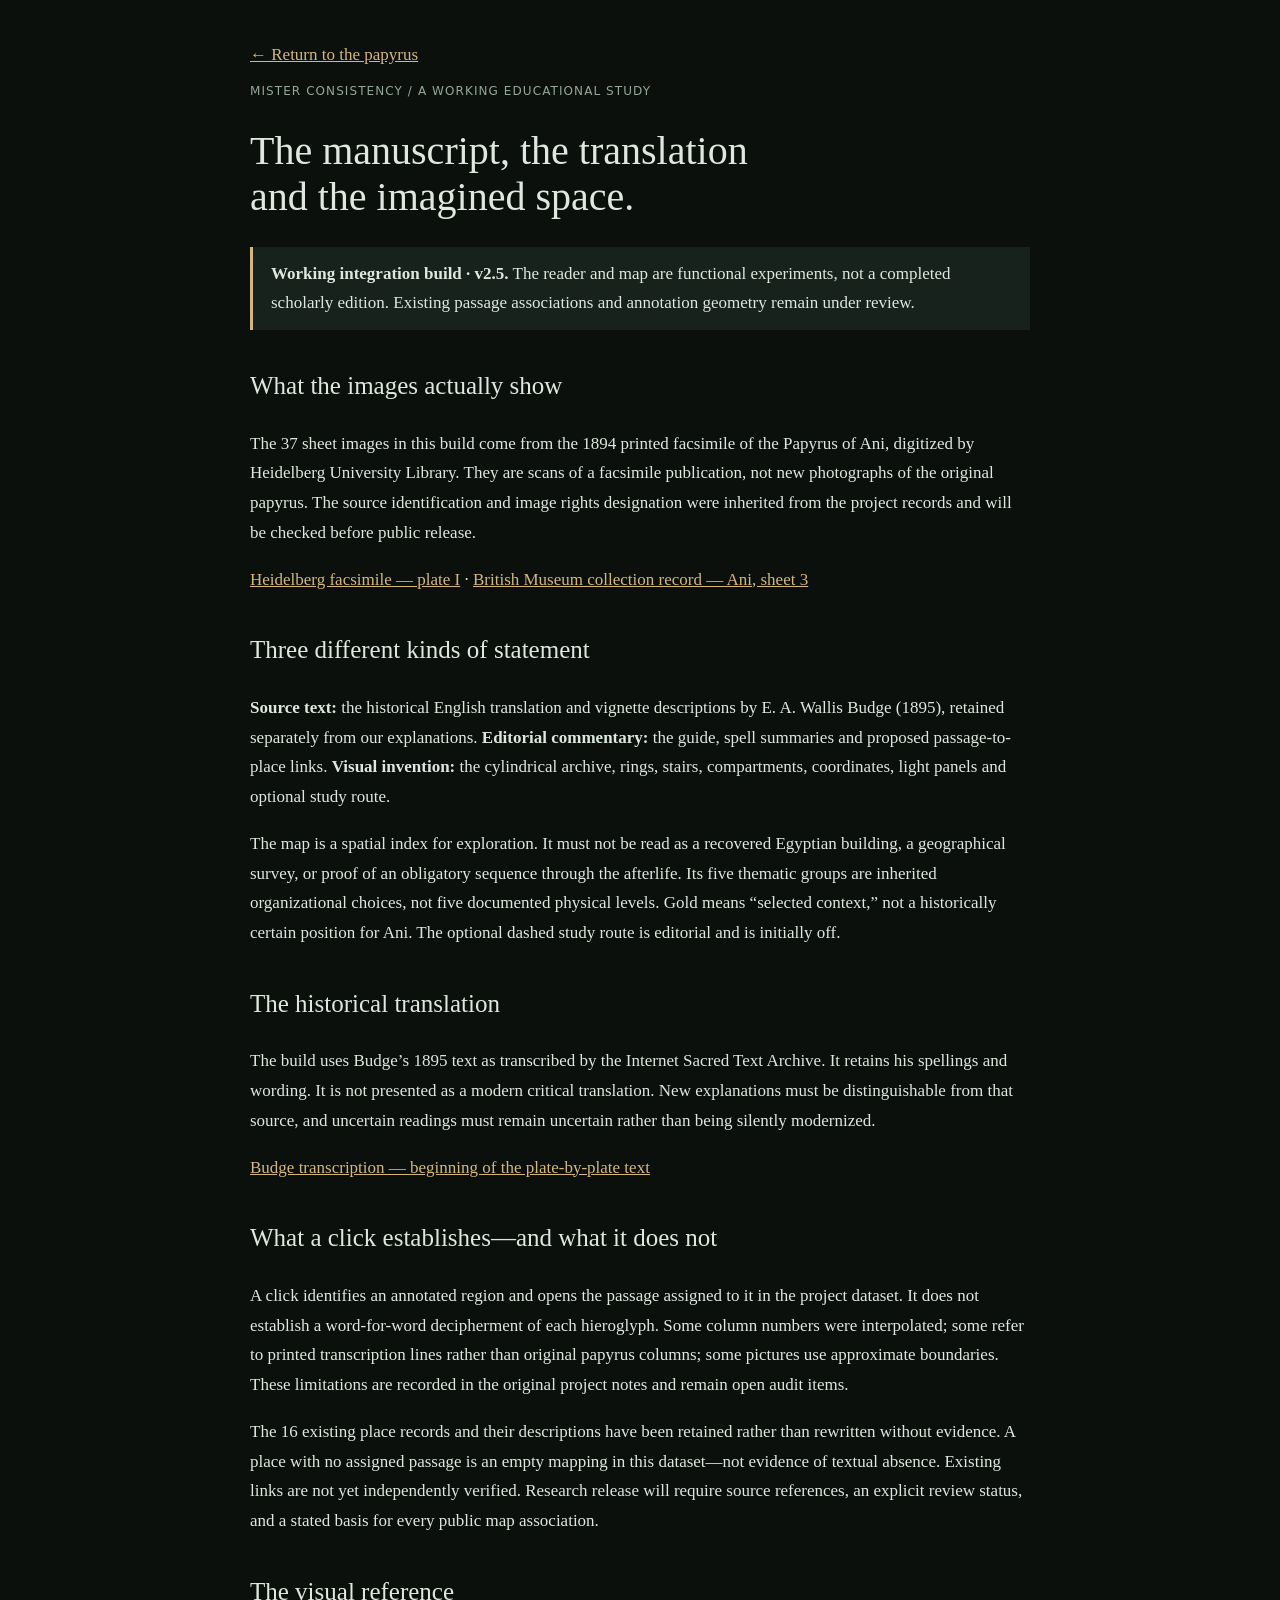
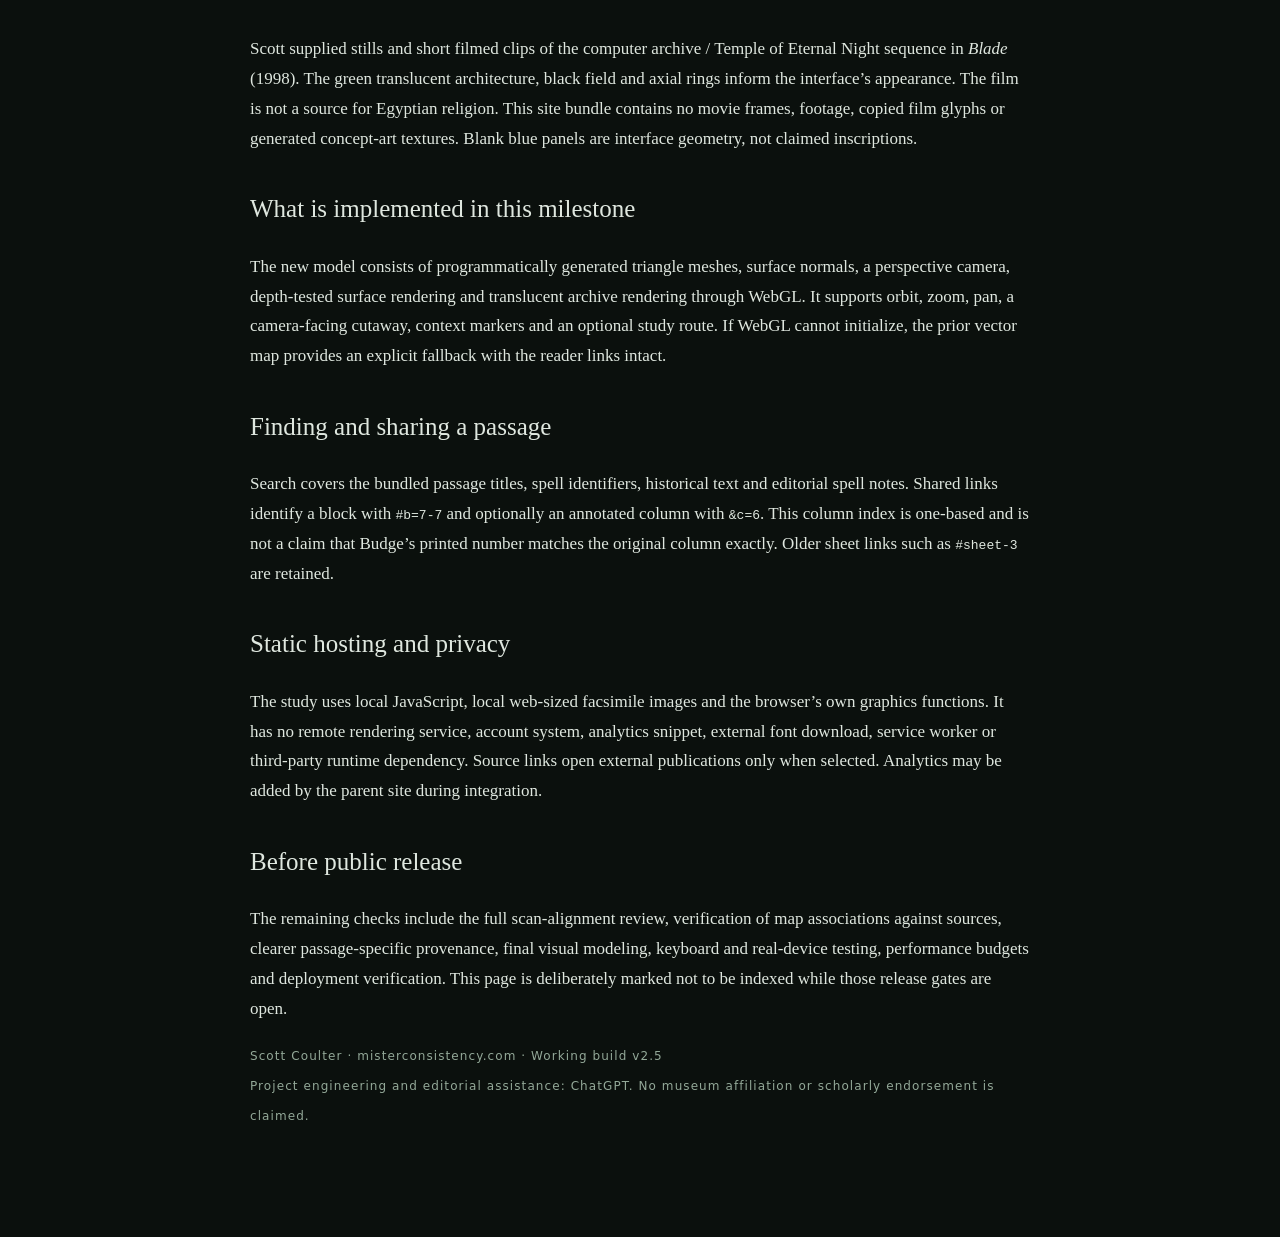
<file: book-of-the-dead/assets/research.html>
<!doctype html><html lang="en"><meta charset="utf-8"><meta name="viewport" content="width=device-width,initial-scale=1"><meta name="robots" content="noindex"><!-- Analytics, if used, is added by the parent-site integrator. --><title>Sources & method — Papyrus of Ani</title>
<script data-goatcounter="https://misterconsistency.goatcounter.com/count" async src="//gc.zgo.at/count.js"></script>
<style>body{background:#0b100d;color:#dfE7df;font:17px/1.75 Georgia,serif;max-width:780px;margin:0 auto;padding:40px 24px 90px}a{color:#d5b879}h1{font-weight:400;font-size:40px;line-height:1.15}h2{font-weight:400;font-size:25px;margin-top:34px}small,.eyebrow{font:12px/1.6 system-ui;color:#93a898;letter-spacing:.09em}.notice{border-left:3px solid #d5b879;padding:12px 18px;background:#16221b}code{font:13px monospace}li{margin:7px 0}</style>
<a href="../index.html">← Return to the papyrus</a><p class="eyebrow">MISTER CONSISTENCY / A WORKING EDUCATIONAL STUDY</p><h1>The manuscript, the translation<br>and the imagined space.</h1>
<p class="notice"><strong>Working integration build · v2.5.</strong> The reader and map are functional experiments, not a completed scholarly edition. Existing passage associations and annotation geometry remain under review.</p>
<h2>What the images actually show</h2><p>The 37 sheet images in this build come from the 1894 printed facsimile of the Papyrus of Ani, digitized by Heidelberg University Library. They are scans of a facsimile publication, not new photographs of the original papyrus. The source identification and image rights designation were inherited from the project records and will be checked before public release.</p>
<p><a href="https://digi.ub.uni-heidelberg.de/diglit/budge1894bd1/0017/image,info" target="_blank" rel="noopener">Heidelberg facsimile — plate I</a> · <a href="https://www.britishmuseum.org/collection/object/Y_EA10470-3" target="_blank" rel="noopener">British Museum collection record — Ani, sheet 3</a></p>
<h2>Three different kinds of statement</h2><p><strong>Source text:</strong> the historical English translation and vignette descriptions by E. A. Wallis Budge (1895), retained separately from our explanations. <strong>Editorial commentary:</strong> the guide, spell summaries and proposed passage-to-place links. <strong>Visual invention:</strong> the cylindrical archive, rings, stairs, compartments, coordinates, light panels and optional study route.</p>
<p>The map is a spatial index for exploration. It must not be read as a recovered Egyptian building, a geographical survey, or proof of an obligatory sequence through the afterlife. Its five thematic groups are inherited organizational choices, not five documented physical levels. Gold means “selected context,” not a historically certain position for Ani. The optional dashed study route is editorial and is initially off.</p>
<h2>The historical translation</h2><p>The build uses Budge’s 1895 text as transcribed by the Internet Sacred Text Archive. It retains his spellings and wording. It is not presented as a modern critical translation. New explanations must be distinguishable from that source, and uncertain readings must remain uncertain rather than being silently modernized.</p>
<p><a href="https://sacred-texts.com/egy/ebod/ebod13.htm" target="_blank" rel="noopener">Budge transcription — beginning of the plate-by-plate text</a></p>
<h2>What a click establishes—and what it does not</h2><p>A click identifies an annotated region and opens the passage assigned to it in the project dataset. It does not establish a word-for-word decipherment of each hieroglyph. Some column numbers were interpolated; some refer to printed transcription lines rather than original papyrus columns; some pictures use approximate boundaries. These limitations are recorded in the original project notes and remain open audit items.</p>
<p>The 16 existing place records and their descriptions have been retained rather than rewritten without evidence. A place with no assigned passage is an empty mapping in this dataset—not evidence of textual absence. Existing links are not yet independently verified. Research release will require source references, an explicit review status, and a stated basis for every public map association.</p>
<h2>The visual reference</h2><p>Scott supplied stills and short filmed clips of the computer archive / Temple of Eternal Night sequence in <em>Blade</em> (1998). The green translucent architecture, black field and axial rings inform the interface’s appearance. The film is not a source for Egyptian religion. This site bundle contains no movie frames, footage, copied film glyphs or generated concept-art textures. Blank blue panels are interface geometry, not claimed inscriptions.</p>
<h2>What is implemented in this milestone</h2><p>The new model consists of programmatically generated triangle meshes, surface normals, a perspective camera, depth-tested surface rendering and translucent archive rendering through WebGL. It supports orbit, zoom, pan, a camera-facing cutaway, context markers and an optional study route. If WebGL cannot initialize, the prior vector map provides an explicit fallback with the reader links intact.</p>
<h2>Finding and sharing a passage</h2><p>Search covers the bundled passage titles, spell identifiers, historical text and editorial spell notes. Shared links identify a block with <code>#b=7-7</code> and optionally an annotated column with <code>&amp;c=6</code>. This column index is one-based and is not a claim that Budge’s printed number matches the original column exactly. Older sheet links such as <code>#sheet-3</code> are retained.</p><h2>Static hosting and privacy</h2><p>The study uses local JavaScript, local web-sized facsimile images and the browser’s own graphics functions. It has no remote rendering service, account system, analytics snippet, external font download, service worker or third-party runtime dependency. Source links open external publications only when selected. Analytics may be added by the parent site during integration.</p><h2>Before public release</h2><p>The remaining checks include the full scan-alignment review, verification of map associations against sources, clearer passage-specific provenance, final visual modeling, keyboard and real-device testing, performance budgets and deployment verification. This page is deliberately marked not to be indexed while those release gates are open.</p>
<p><small>Scott Coulter · misterconsistency.com · Working build v2.5<br>Project engineering and editorial assistance: ChatGPT. No museum affiliation or scholarly endorsement is claimed.</small></p></html>
</file>
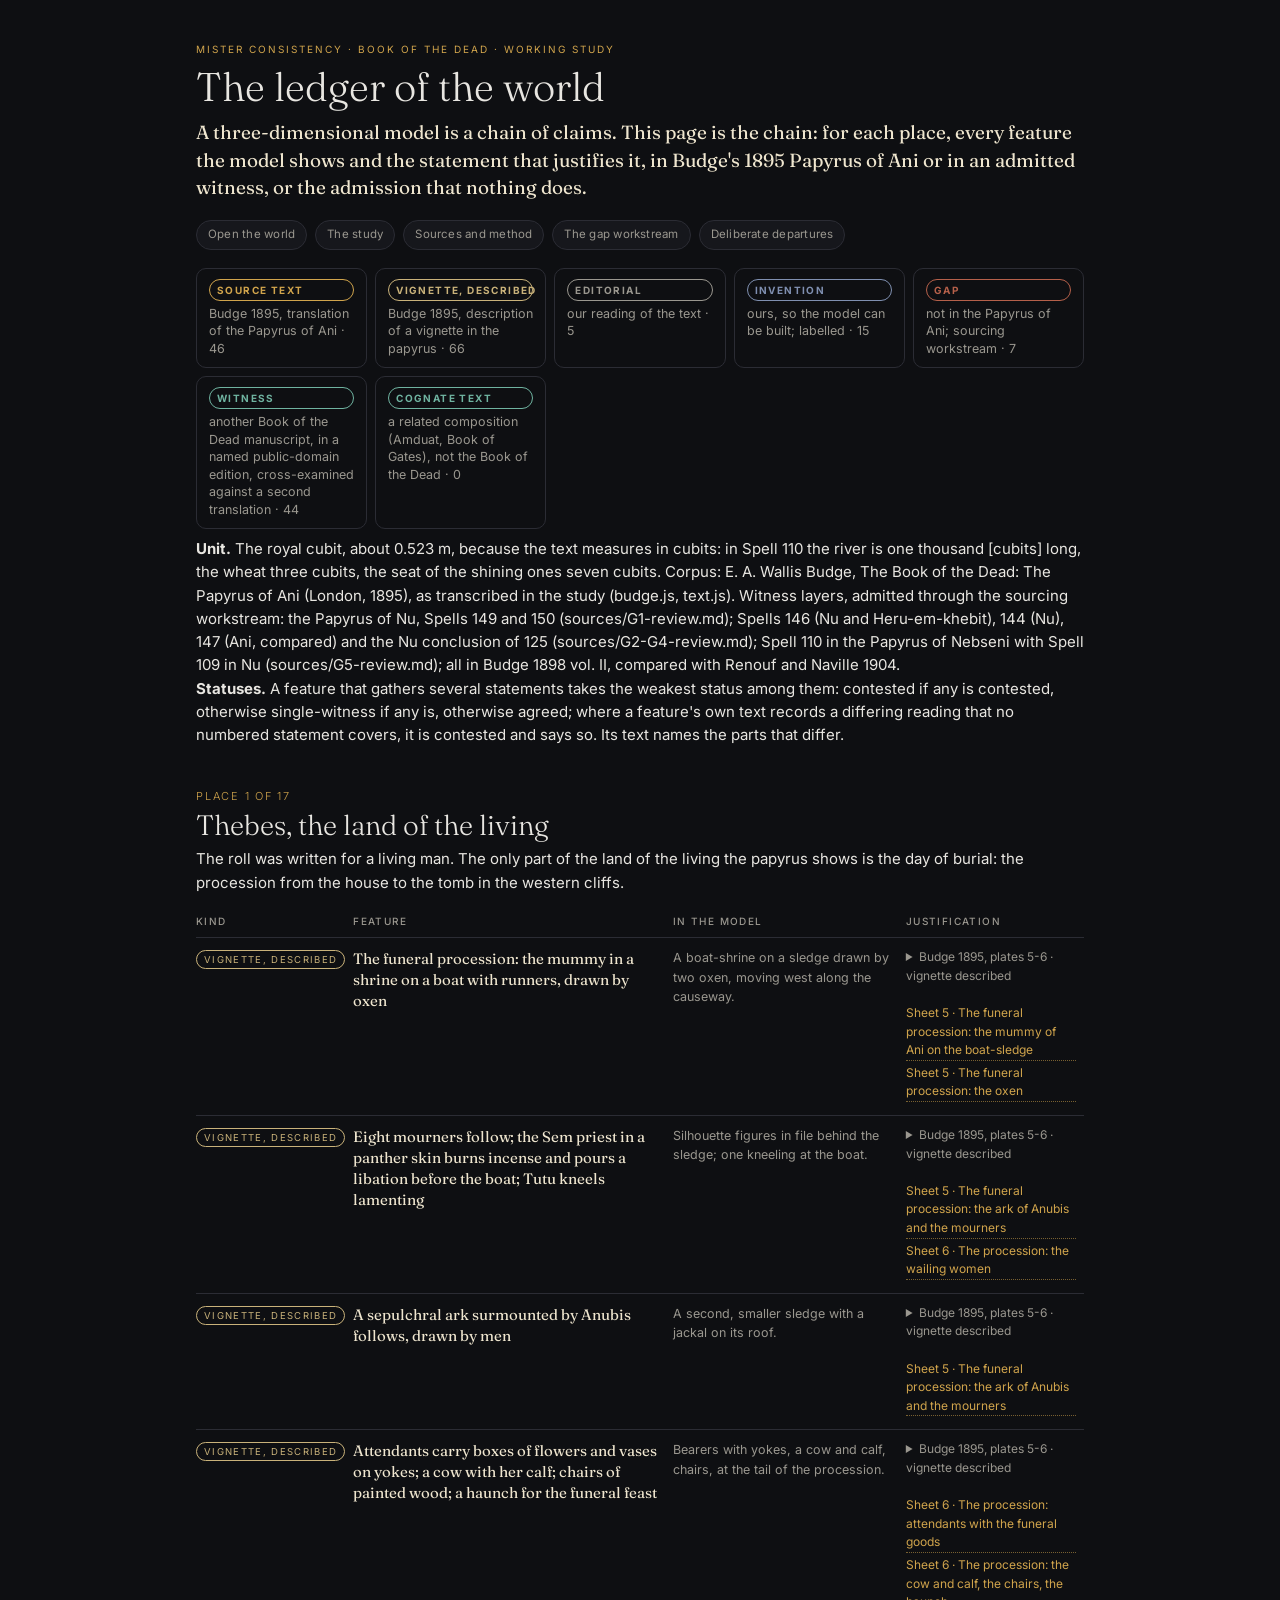
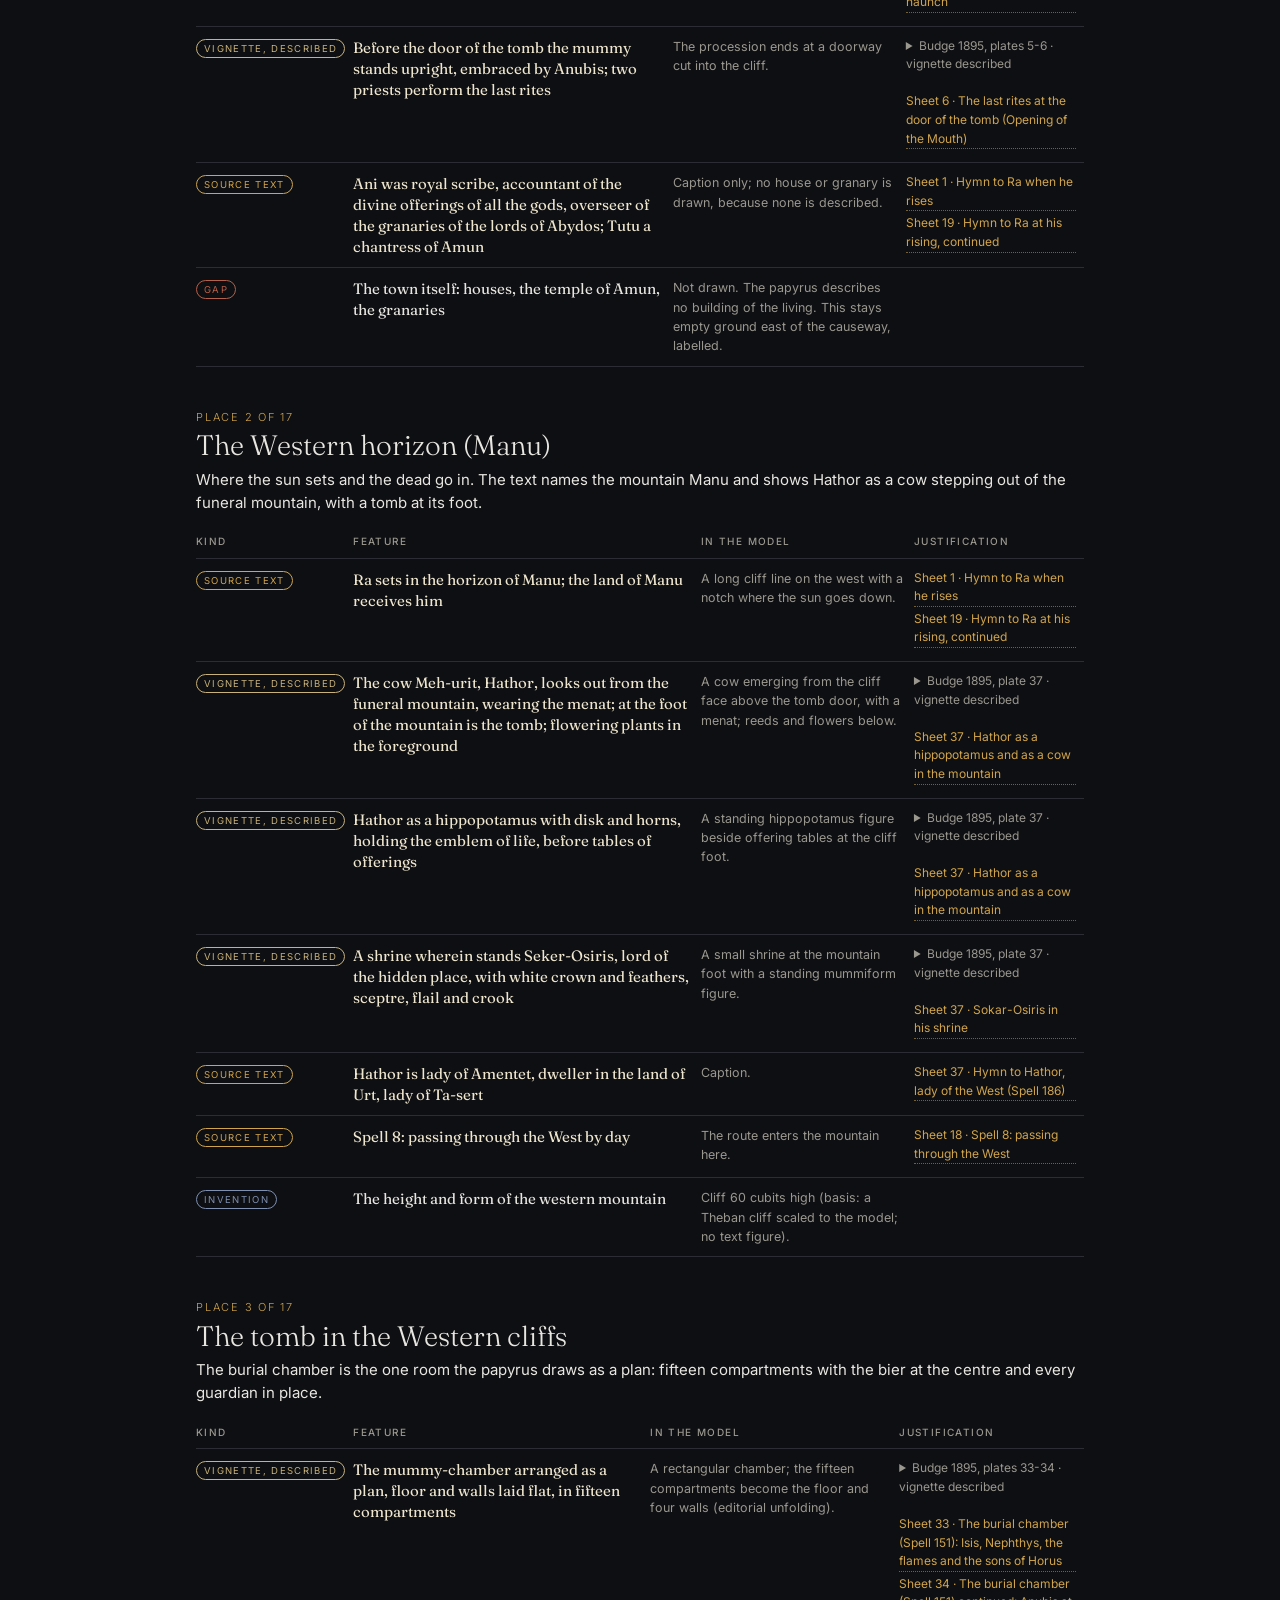
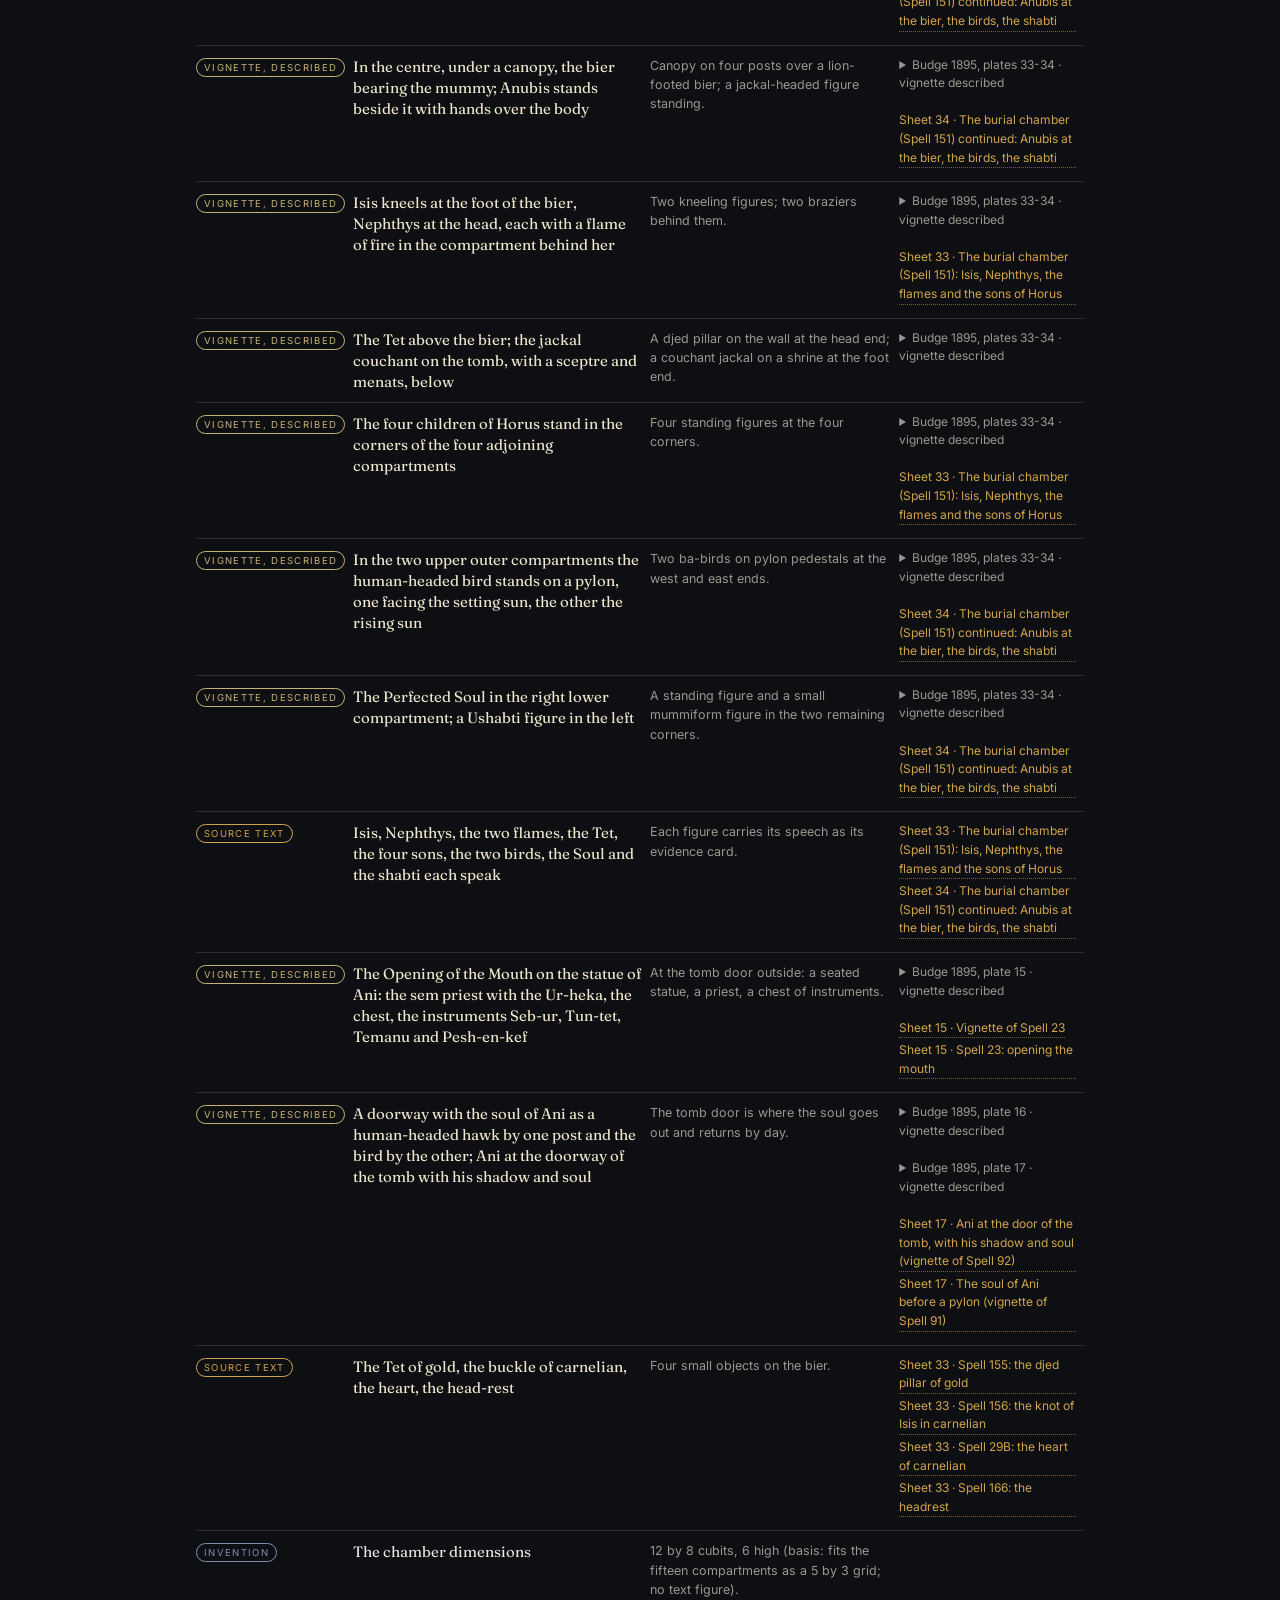
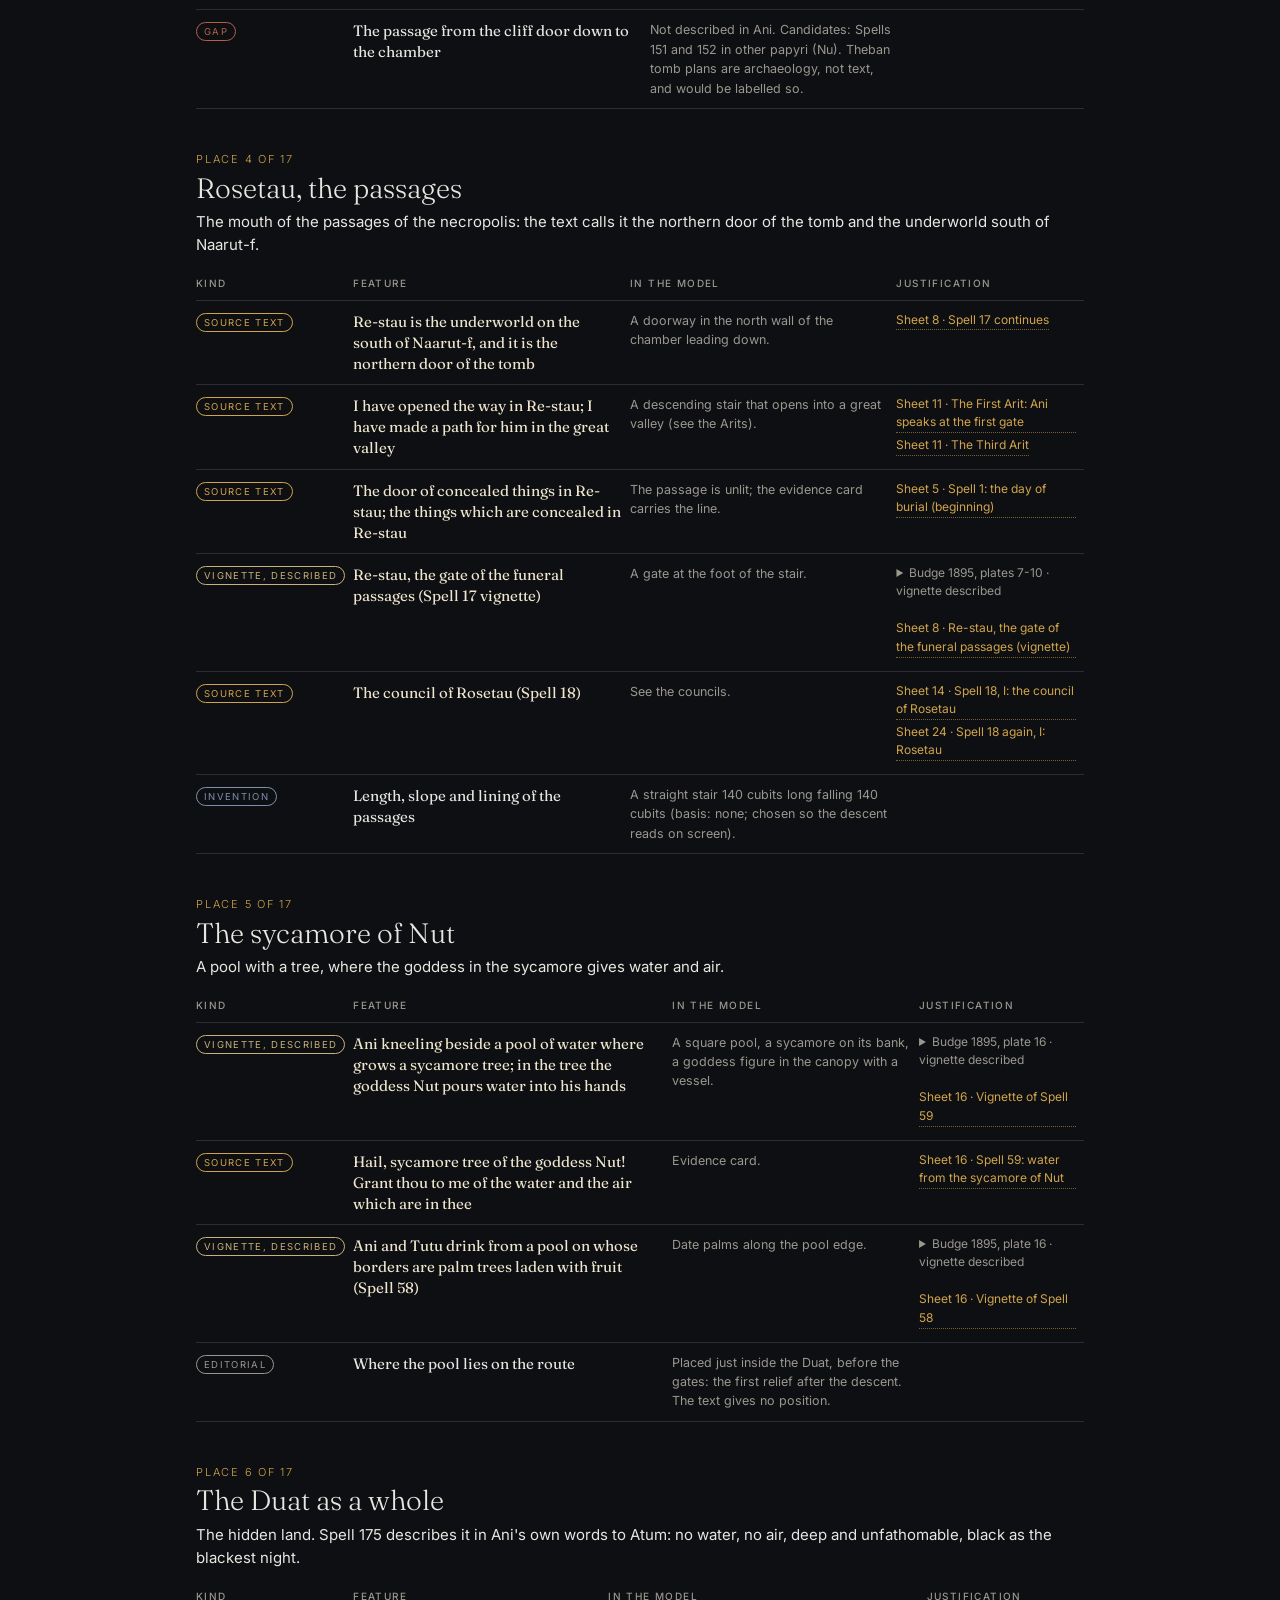
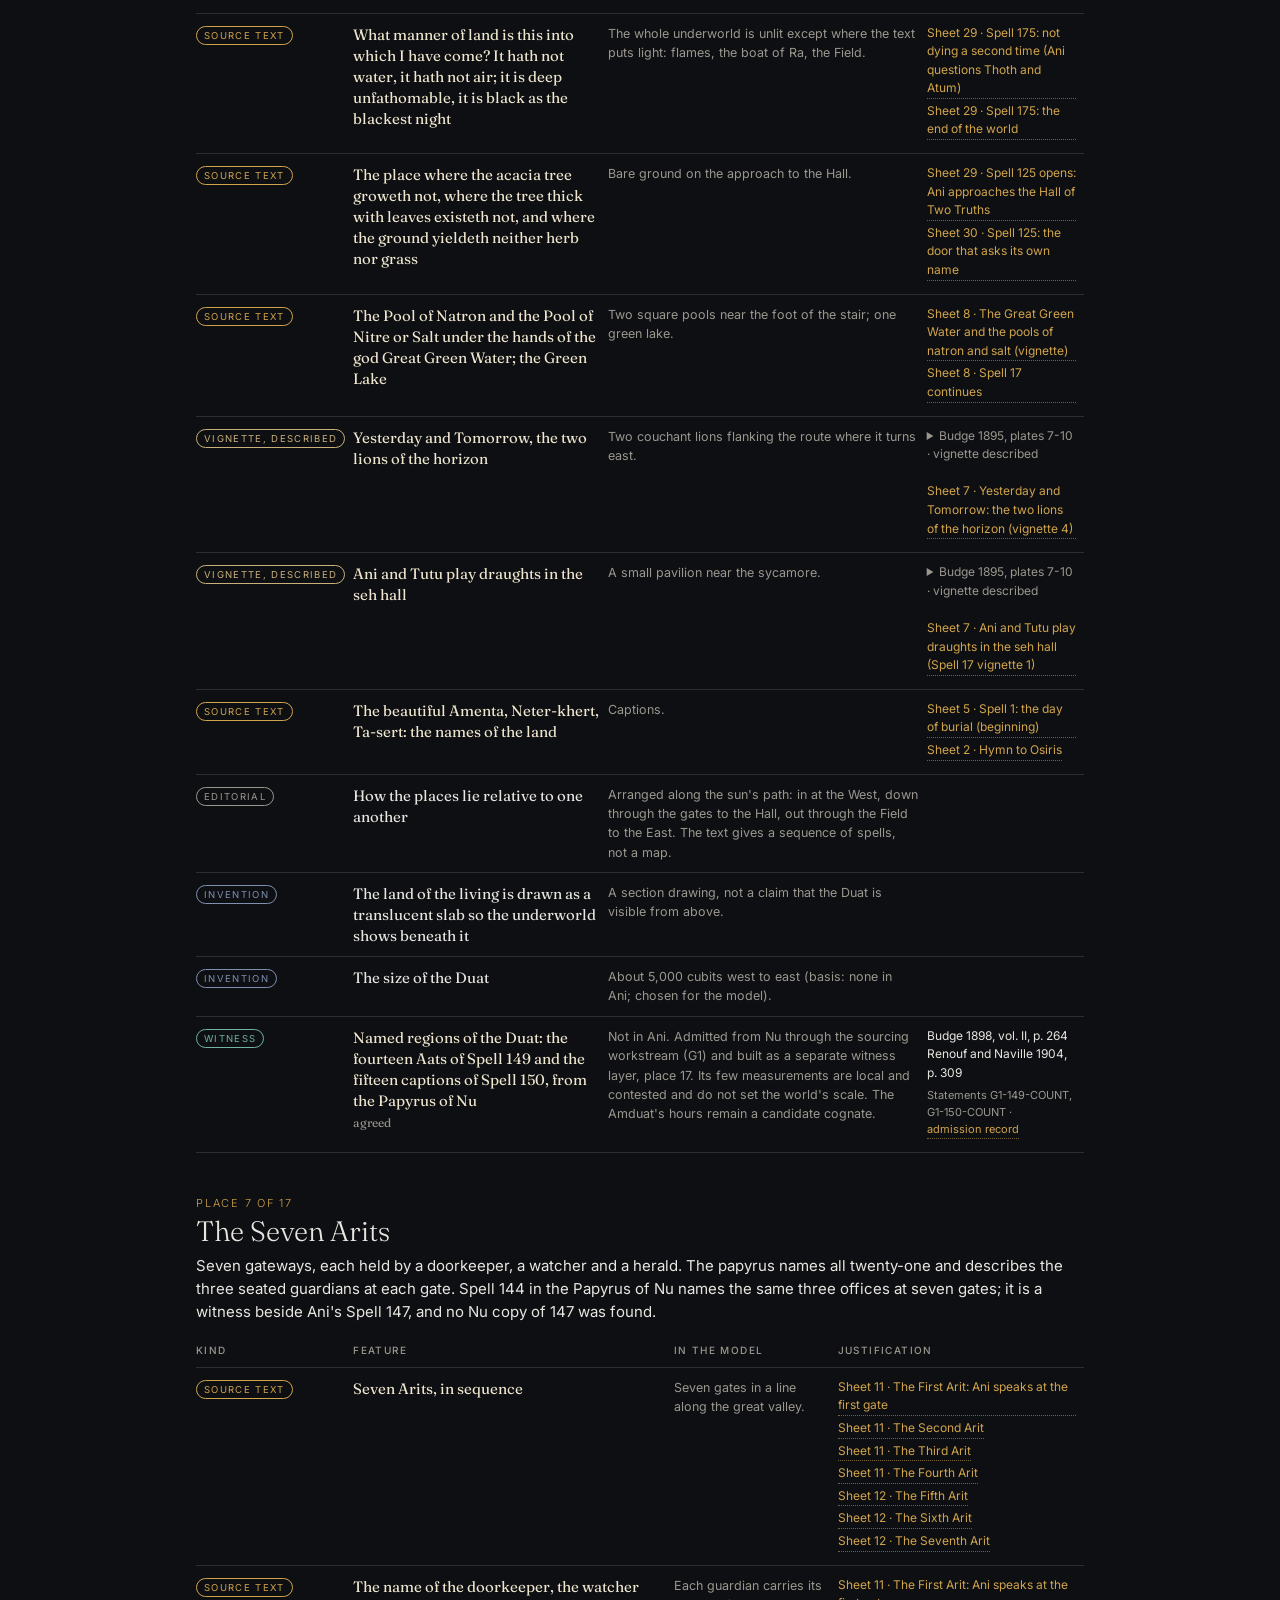
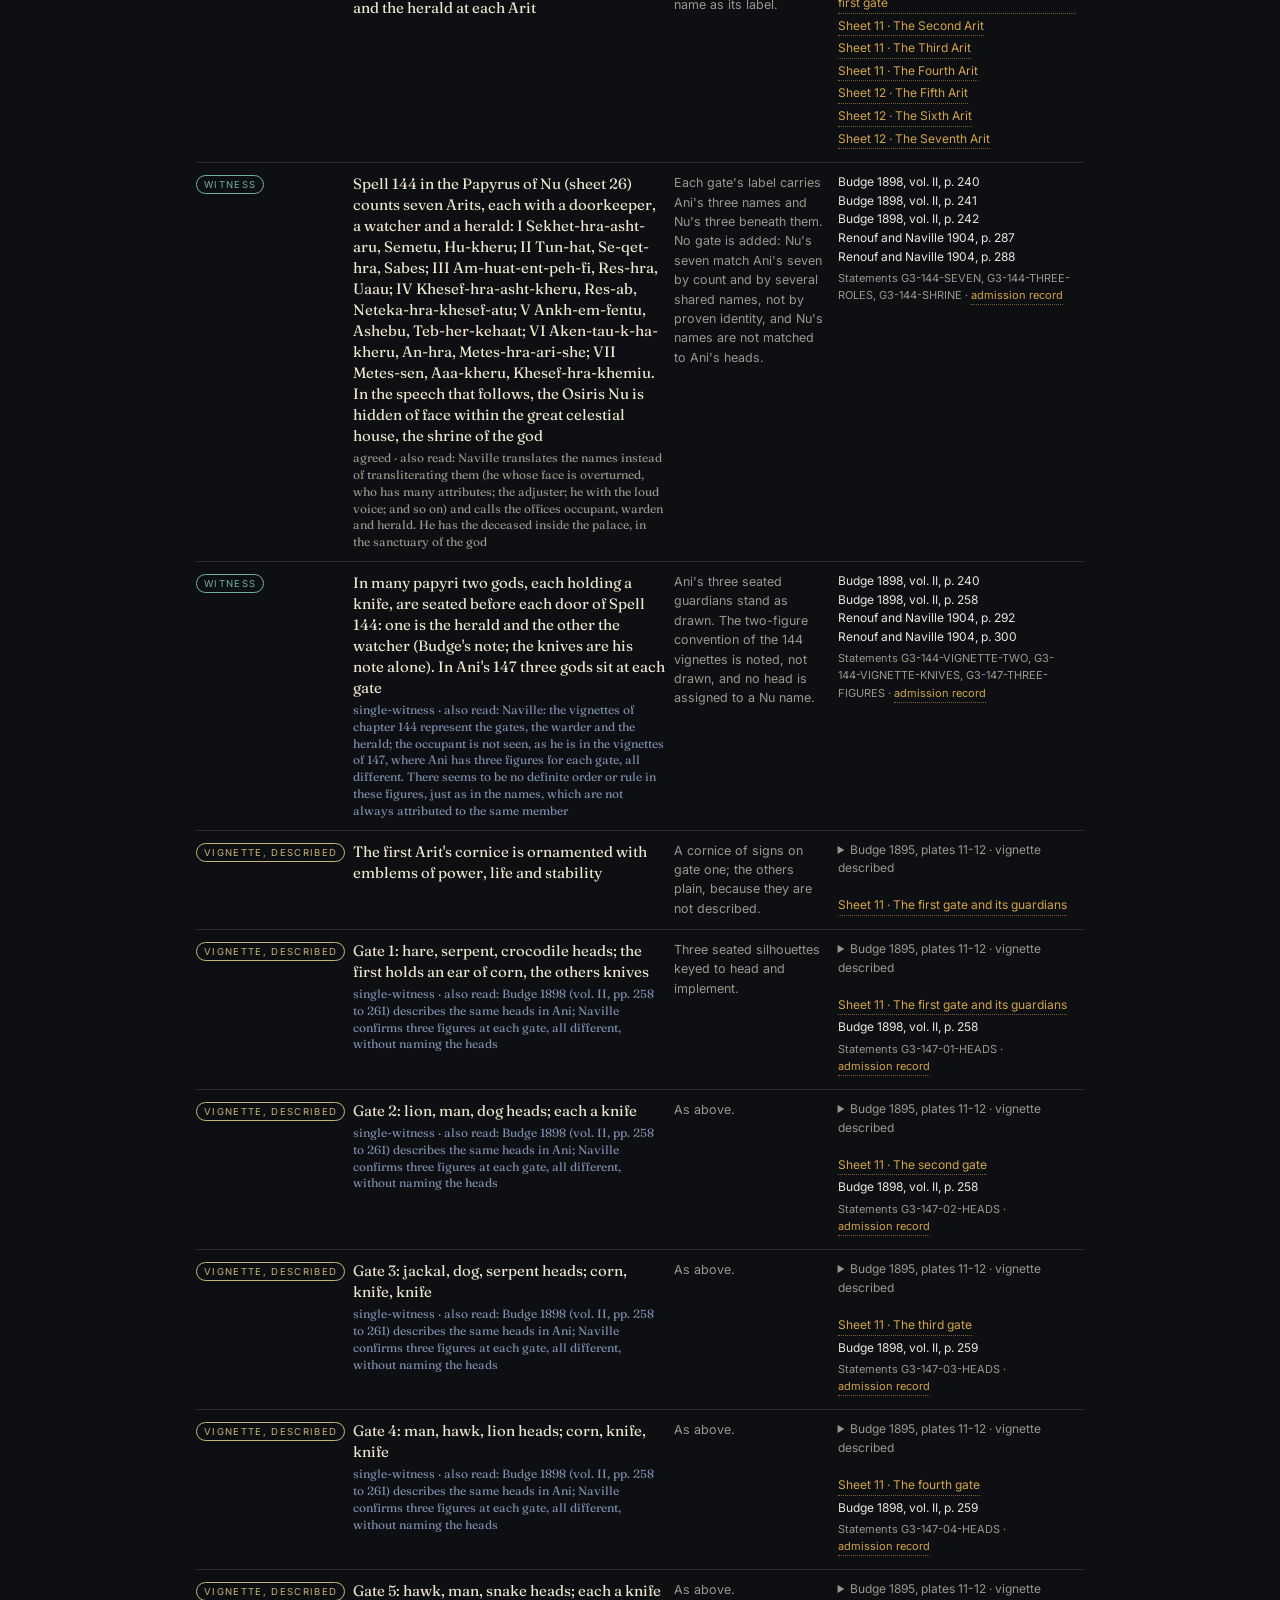
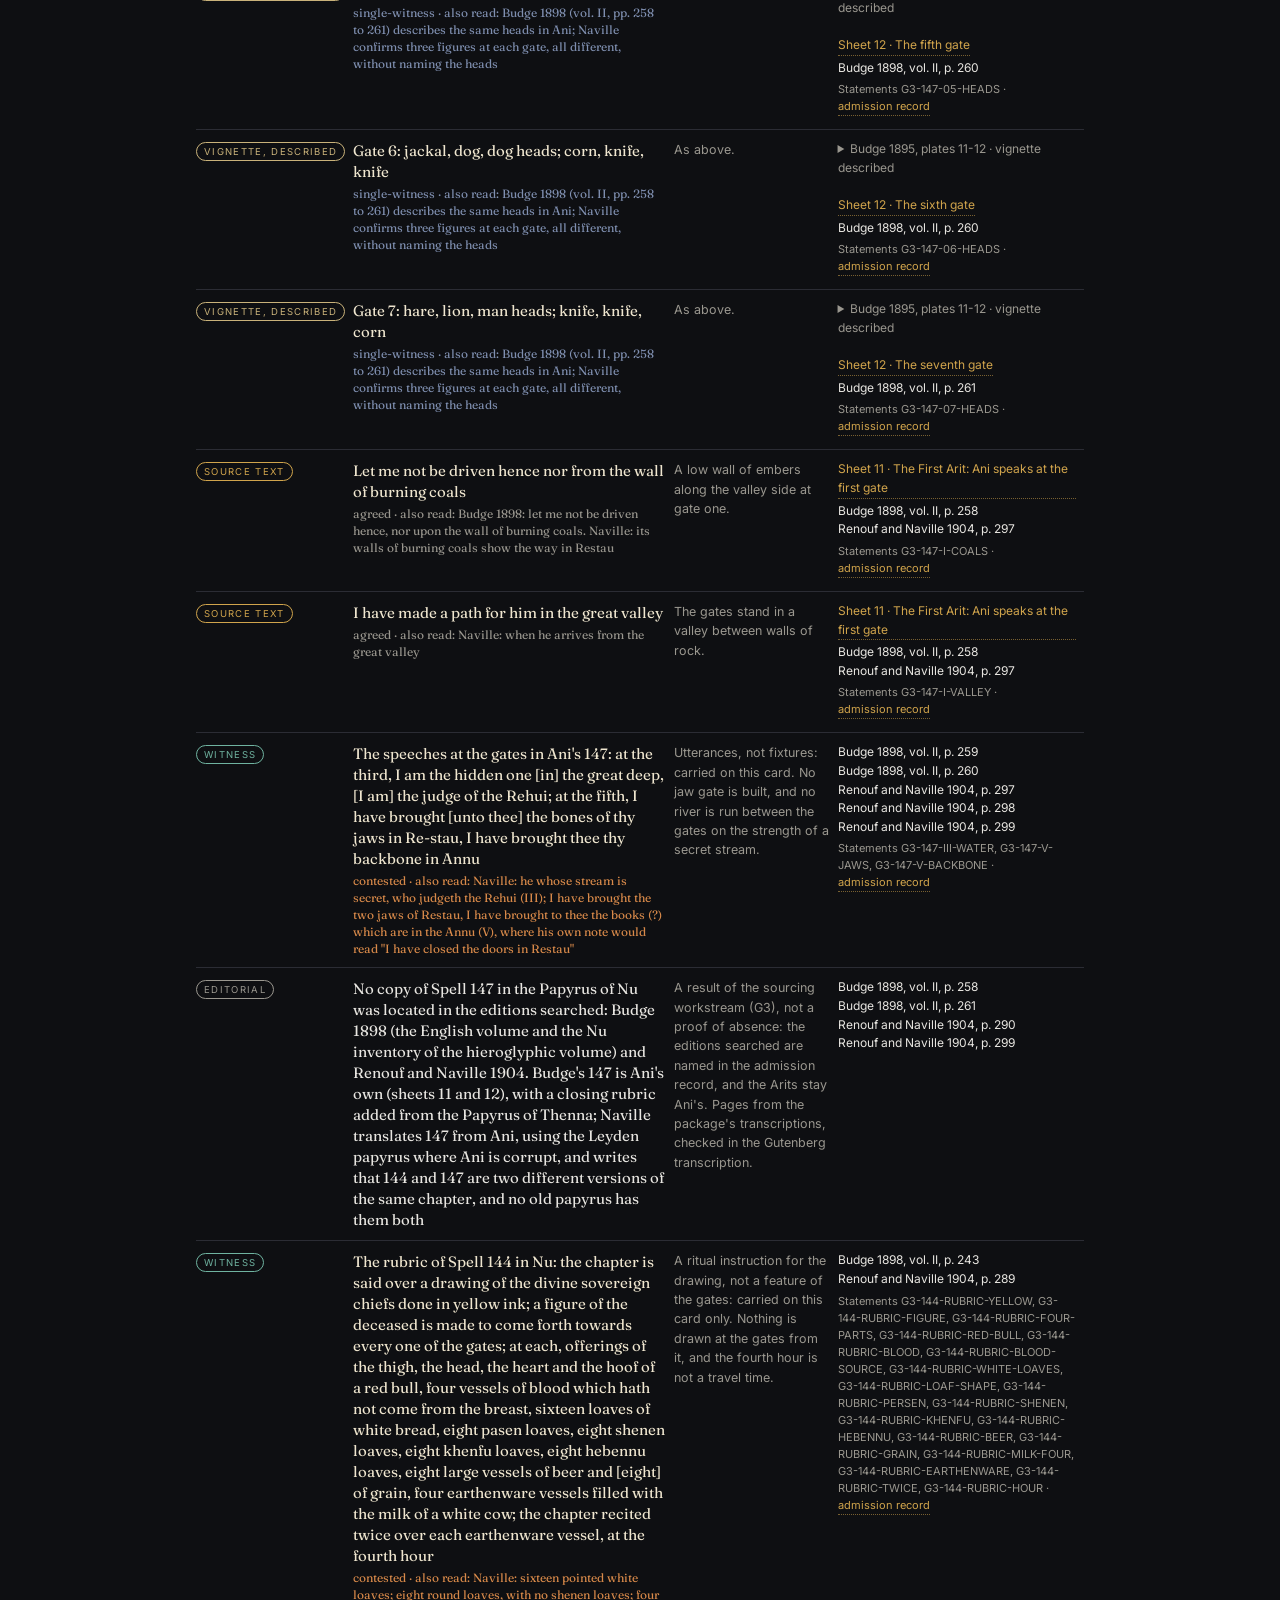
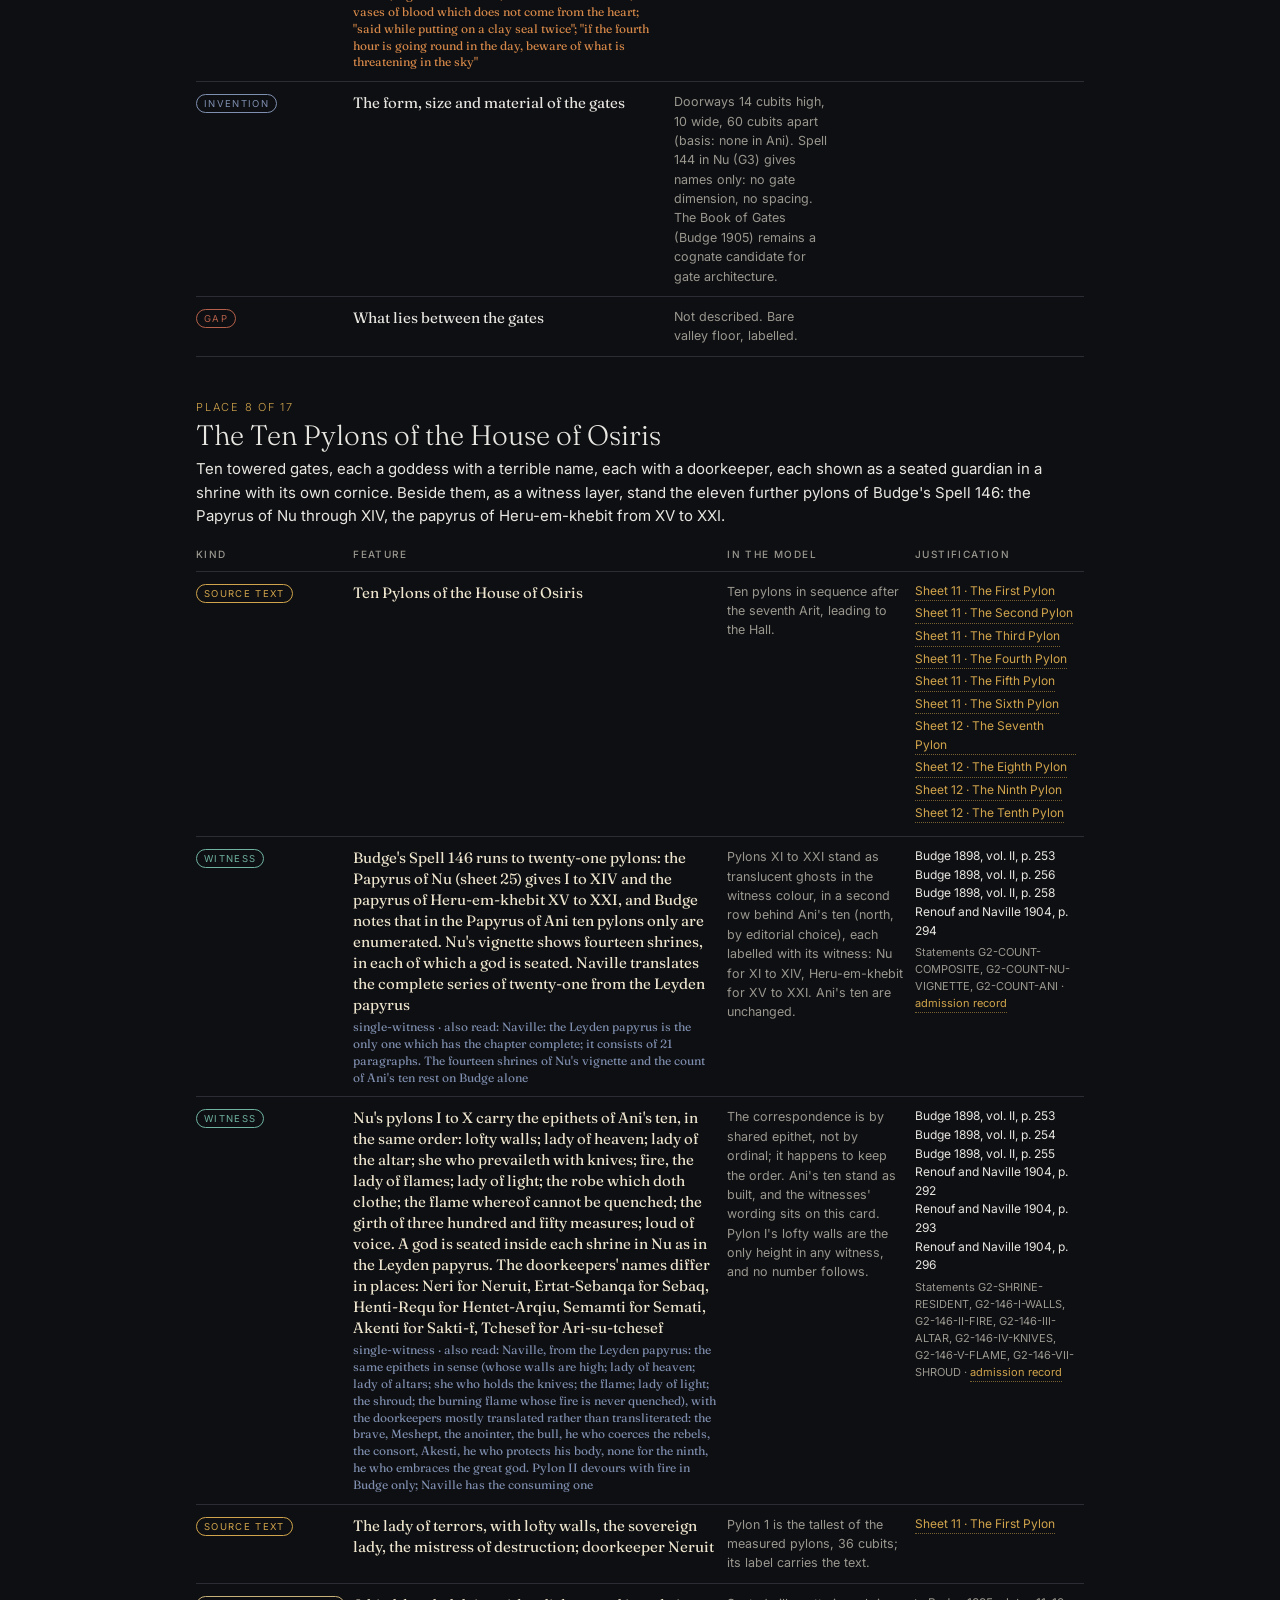
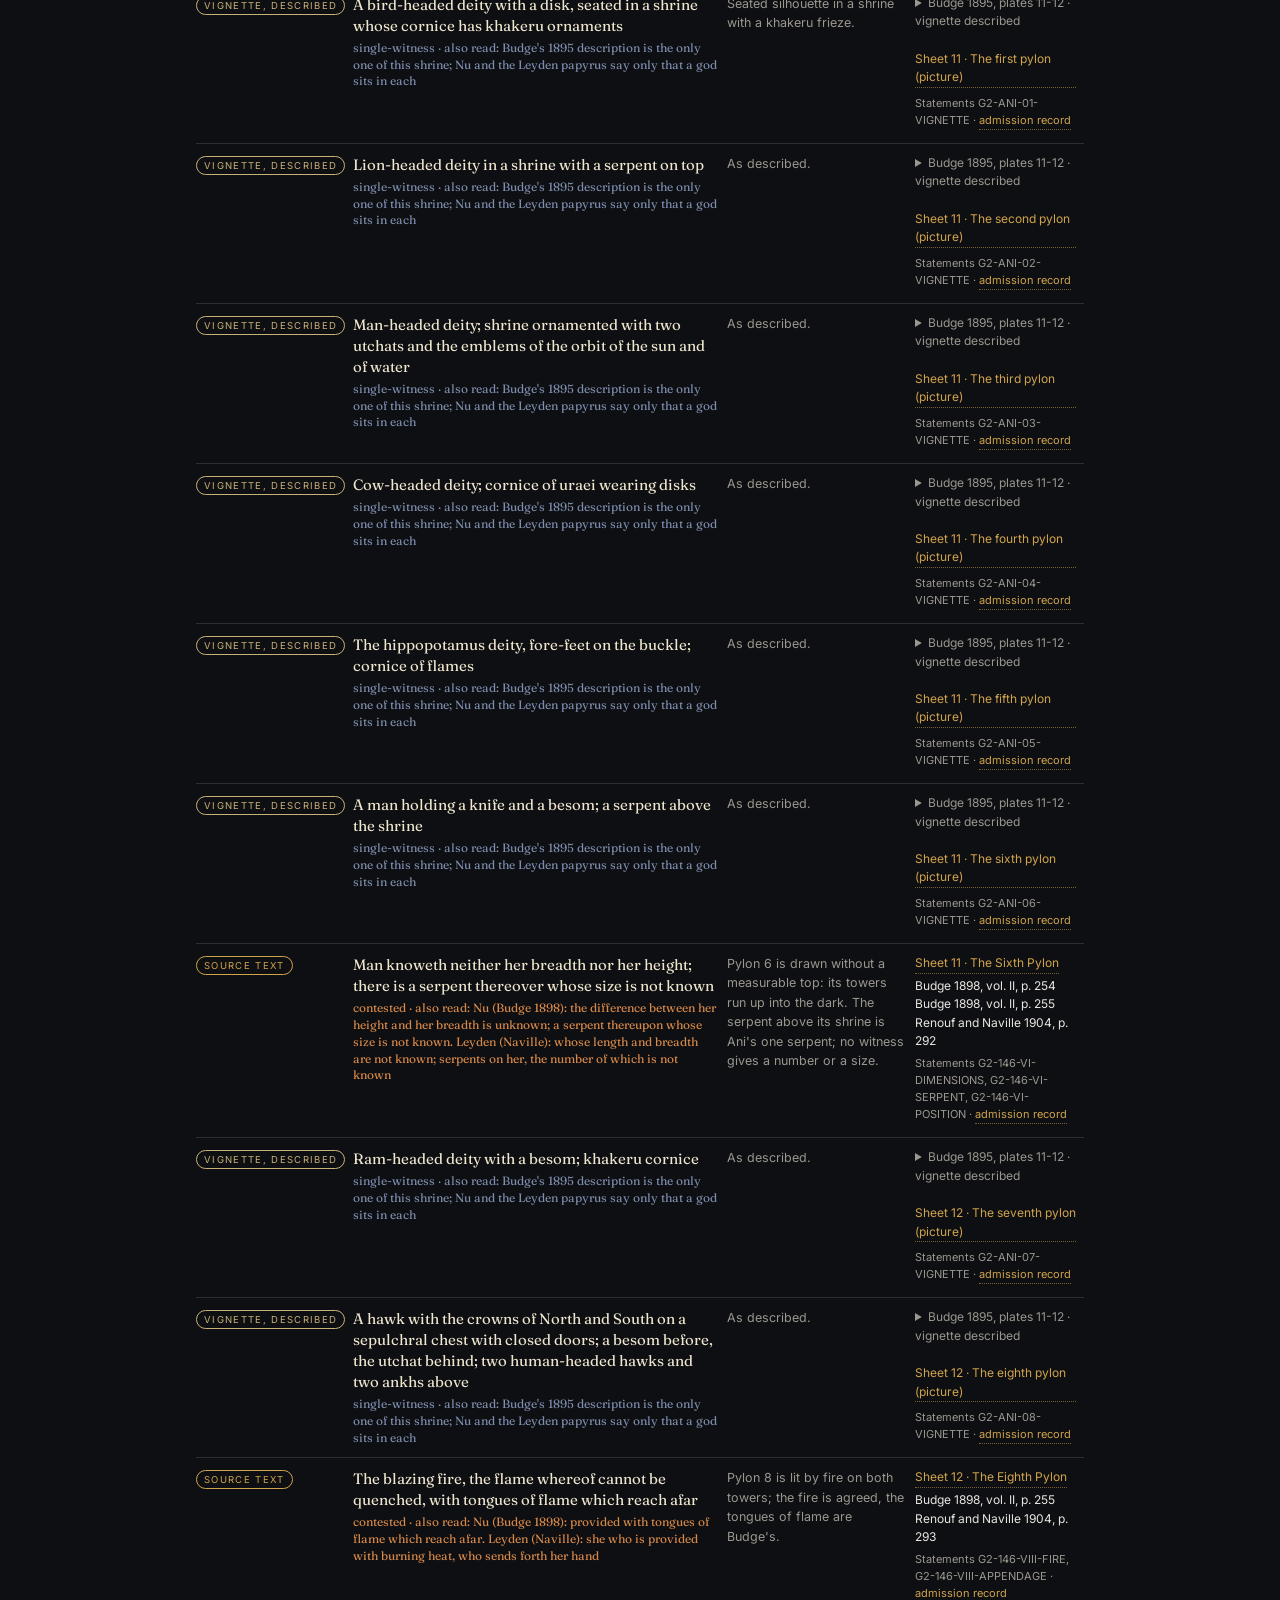
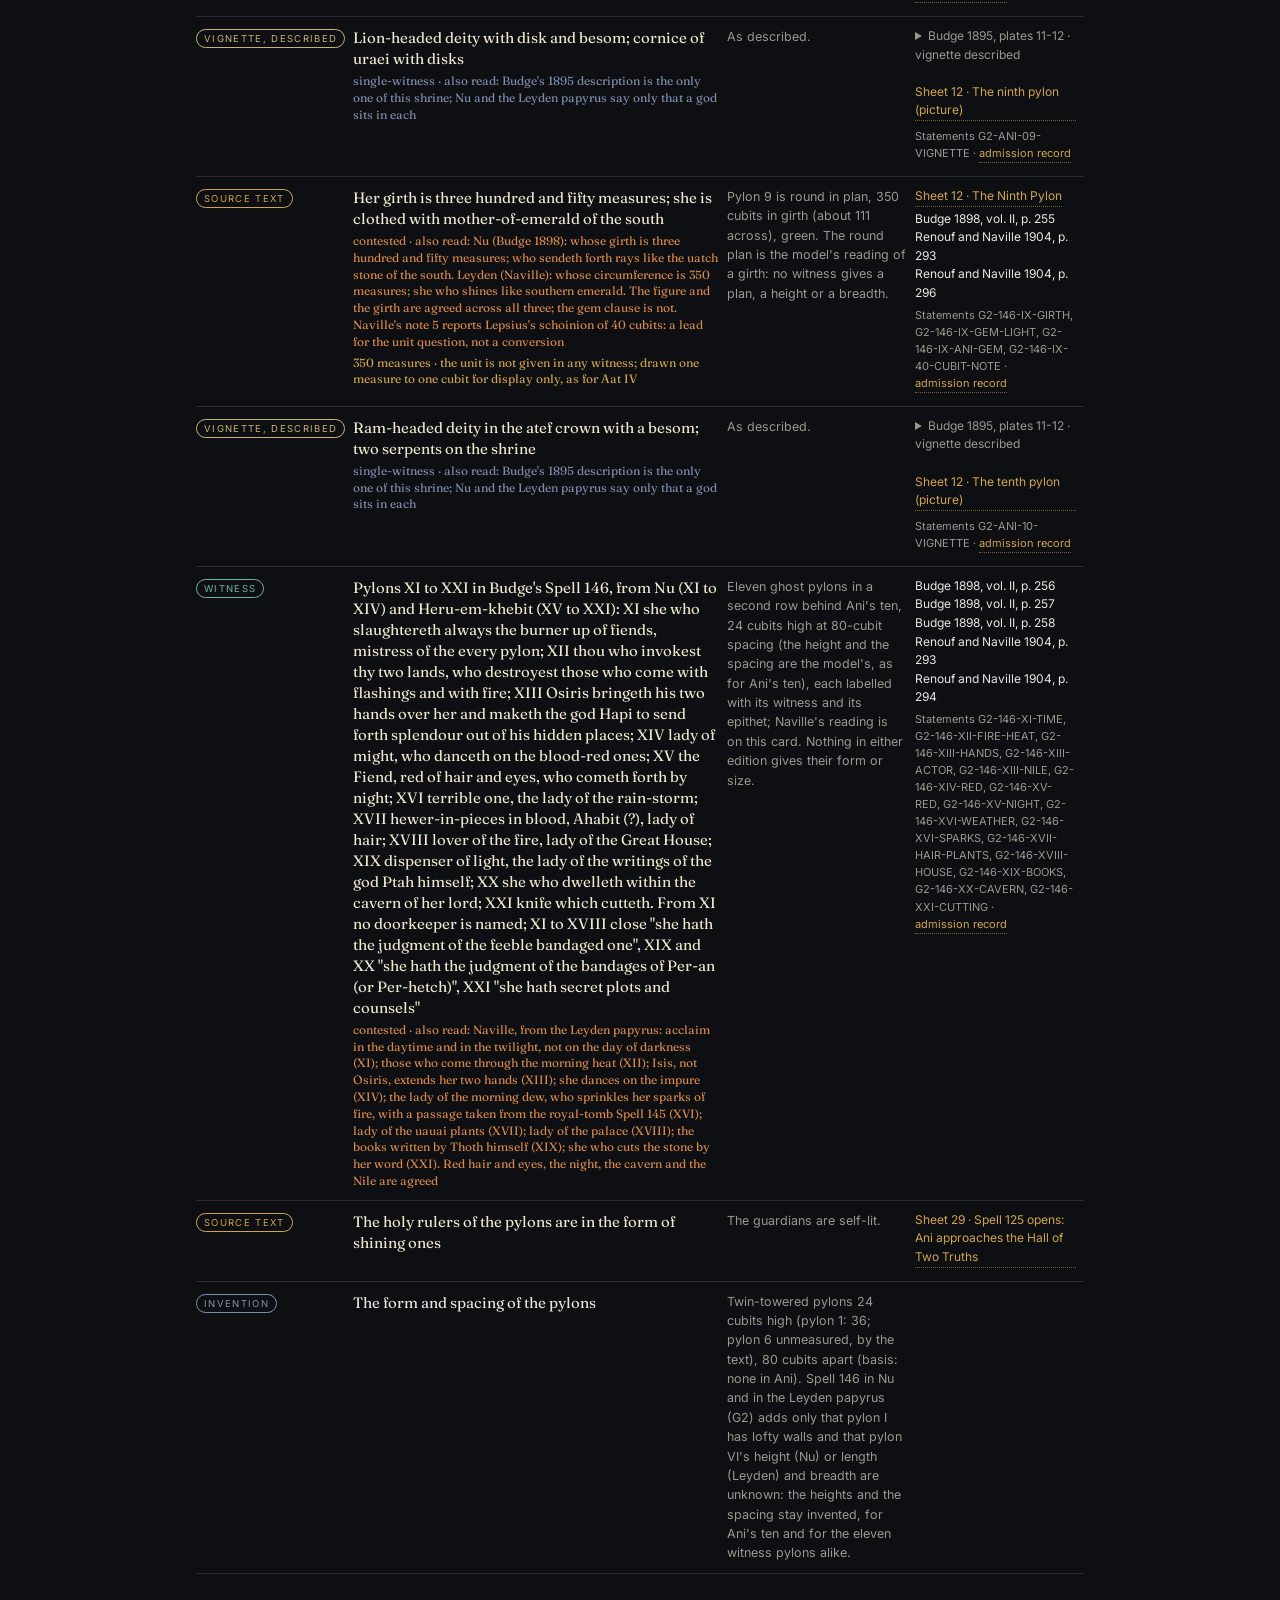
<file: book-of-the-dead/world/ledger.html>
<!DOCTYPE html>
<html lang="en">
<head>
<meta charset="utf-8">
<meta name="robots" content="noindex">
<meta name="viewport" content="width=device-width, initial-scale=1">
<title>The ledger — Book of the Dead World | Mister Consistency</title>
<meta name="description" content="The evidence ledger of the Book of the Dead World: for each place, every feature of the model and the passage that justifies it, in Budge's 1895 Papyrus of Ani or in an admitted witness, with the gaps the papyrus does not fill.">
<link rel="icon" href="../assets/favicon.svg" type="image/svg+xml">
<link rel="preconnect" href="https://fonts.googleapis.com">
<link rel="preconnect" href="https://fonts.gstatic.com" crossorigin>
<link href="https://fonts.googleapis.com/css2?family=Fraunces:opsz,wght@9..144,300;9..144,400;9..144,600&family=Inter:wght@400;500;600&display=swap" rel="stylesheet">
<script data-goatcounter="https://misterconsistency.goatcounter.com/count" async src="//gc.zgo.at/count.js"></script>
<style>
  :root { --bg: #0e0f12; --raised: #16171c; --line: #2b2c34; --text: #e8e6e1; --dim: #9a978f; --gold: #d0a44c; --gold-soft: rgba(208,164,76,.55);
    --source: #d0a44c; --scene: #c9b27a; --editorial: #9a978f; --invention: #7f8fb0; --gap: #b5604a; --witness: #6fb3a0; --serif: "Fraunces", Georgia, serif; --sans: "Inter", -apple-system, "Segoe UI", sans-serif; }
  * { box-sizing: border-box; }
  body { margin: 0; background: var(--bg); color: var(--text); font-family: var(--sans); font-size: 15px; line-height: 1.55; -webkit-font-smoothing: antialiased; }
  .wrap { max-width: 920px; margin: 0 auto; padding: 36px 16px 90px; }
  .eyebrow { font-size: 10px; letter-spacing: .2em; text-transform: uppercase; color: var(--gold); }
  h1 { font-family: var(--serif); font-weight: 300; font-size: 40px; line-height: 1.1; margin: 6px 0 10px; }
  h2 { font-family: var(--serif); font-weight: 300; font-size: 28px; line-height: 1.15; margin: 44px 0 6px; }
  h2 small { display: block; font-family: var(--sans); font-size: 11px; letter-spacing: .16em; text-transform: uppercase; color: var(--gold); margin-bottom: 6px; }
  h3 { font-family: var(--sans); font-weight: 600; font-size: 12px; letter-spacing: .14em; text-transform: uppercase; color: var(--dim); margin: 28px 0 8px; }
  p.lead { font-family: var(--serif); font-size: 19px; line-height: 1.45; color: #efe6cf; margin: 0 0 18px; }
  p { margin: 0 0 12px; }
  .nav { display: flex; gap: 8px; flex-wrap: wrap; margin: 18px 0 10px; }
  .nav a, .chip { background: var(--raised); color: var(--dim); border: 1px solid var(--line); border-radius: 999px; padding: 5px 11px; font-size: 11.5px; letter-spacing: .02em; text-decoration: none; }
  .nav a:hover { color: var(--gold); border-color: var(--gold); }
  .kinds { display: grid; grid-template-columns: repeat(auto-fit, minmax(160px, 1fr)); gap: 8px; margin: 18px 0 8px; }
  .kind { border: 1px solid var(--line); border-radius: 10px; padding: 10px 12px; font-size: 12.5px; line-height: 1.4; color: var(--dim); }
  .kind b { display: block; font-size: 10px; letter-spacing: .14em; text-transform: uppercase; margin-bottom: 4px; }
  table { width: 100%; border-collapse: collapse; margin: 8px 0 4px; font-size: 13px; }
  th { text-align: left; font-size: 10px; letter-spacing: .14em; text-transform: uppercase; color: var(--dim); font-weight: 500; padding: 8px 8px 8px 0; border-bottom: 1px solid var(--line); }
  td { vertical-align: top; padding: 10px 8px 10px 0; border-bottom: 1px solid var(--line); }
  td.what { font-family: var(--serif); font-size: 15px; line-height: 1.4; } tr.k-source td.what, tr.k-scene td.what { color: #efe6cf; }
  td.model { color: var(--dim); font-size: 12.5px; } td.cite { font-size: 12px; } td.cite a { color: var(--gold); text-decoration: none; border-bottom: 1px dotted var(--gold-soft); display: inline-block; margin: 0 0 3px; }
  td.cite details summary { cursor: pointer; color: var(--dim); } td.cite details p { margin: 6px 0 0; font-size: 12px; color: var(--text); }
  .badge { font-size: 9.5px; letter-spacing: .14em; text-transform: uppercase; padding: 3px 7px; border-radius: 999px; border: 1px solid; white-space: nowrap; }
  .k-source .badge { color: var(--source); border-color: var(--source); } .k-scene .badge { color: var(--scene); border-color: var(--scene); } .k-editorial .badge { color: var(--editorial); border-color: var(--editorial); } .k-invention .badge { color: var(--invention); border-color: var(--invention); } .k-gap .badge { color: var(--gap); border-color: var(--gap); } .k-witness .badge, .k-cognate .badge { color: var(--witness); border-color: var(--witness); }
  tr.k-witness td.what { color: #efe6cf; }
  .dimv { color: var(--gold); font-size: 12px; display: block; margin-top: 4px; }
  .stv { display: block; margin-top: 4px; font-size: 12px; color: var(--dim); } .stv.contested { color: #d98a4a; } .stv.single-witness { color: var(--invention); }
  .srcv { display: block; margin-top: 4px; font-size: 11px; color: var(--dim); } .srcv a { color: var(--witness); }
  ol.steps { padding-left: 20px; } ol.steps li { margin: 0 0 8px; }
  ul.plain { padding-left: 20px; } ul.plain li { margin: 0 0 8px; color: var(--text); }
  .src { border-top: 1px solid var(--line); padding: 10px 0; font-size: 13.5px; } .src b { color: var(--gold); font-weight: 500; font-size: 10px; letter-spacing: .14em; text-transform: uppercase; display: block; margin-bottom: 3px; } .src a { color: var(--gold); }
  .foot { margin-top: 48px; color: var(--dim); font-size: 12.5px; border-top: 1px solid var(--line); padding-top: 14px; }
  @media (max-width: 640px) { h1 { font-size: 30px; } table, thead, tbody, tr, td, th { display: block; } thead { display: none; } td { border: 0; padding: 4px 0; } tr { border-bottom: 1px solid var(--line); padding: 10px 0; display: block; } }
</style>
</head>
<body>
<div class="wrap">
  <span class="eyebrow">Mister Consistency · Book of the Dead · working study</span>
  <h1>The ledger of the world</h1>
  <p class="lead">A three-dimensional model is a chain of claims. This page is the chain: for each place, every feature the model shows and the statement that justifies it, in Budge's 1895 Papyrus of Ani or in an admitted witness, or the admission that nothing does.</p>
  <div class="nav"><a href="index.html">Open the world</a><a href="../">The study</a><a href="../assets/research.html">Sources and method</a><a href="#workstream">The gap workstream</a><a href="#departures">Deliberate departures</a></div>
  <div class="kinds" id="kinds"></div>
  <p id="unit"></p>
  <div id="places"></div>

  <h2 id="workstream"><small>Filling the gaps</small>The sourcing workstream</h2>
  <p class="lead">Scott's instruction (2026-10-06): a complete, coherent world with no gaps, filled from alternative sources, cited. Nothing enters the model from outside the Papyrus of Ani until it has passed four steps.</p>
  <ol class="steps">
    <li><b>Sourcing.</b> For each gap below, a candidate passage is located in a named public-domain edition: manuscript, spell, edition, volume, page, with a link to the scan or transcription. Astra (ChatGPT) does the locating and transcribing and ships the result as a package with SHA-256 hashes, as for the study.</li>
    <li><b>Translation.</b> The passage is taken in a public-domain English translation (Budge 1898 or 1905, Renouf and Naville 1904). Where only a copyrighted modern translation exists, it is paraphrased and cited, never reproduced.</li>
    <li><b>Cross-examination.</b> Every physical description that would shape the model is compared across at least two translations (Budge against Renouf, and against Faulkner or Allen where they differ). Disagreement on a dimension, a count or a material downgrades the feature to <i>contested</i>, and the model shows the contest.</li>
    <li><b>Review.</b> Before a passage enters this ledger, a fresh check confirms it exists at the cited location, by opening the source. Figures get the plain second check. Then the feature is built, labelled with its source class: <i>witness</i> for another Book of the Dead manuscript, <i>cognate</i> for a related composition such as the Amduat or the Book of Gates.</li>
  </ol>
  <h3>Admitted so far</h3>
  <p>G1, the fourteen Aats of the Papyrus of Nu (Spells 149 and 150), from Astra's package bod-world-sources-v1 of 2026-10-06: 109 statements, every one given a decision in the <a href="sources/G1-review.md" style="color:var(--gold)">admission record</a>. Budge's pages were read against the facsimile and every Renouf and Naville reading was found in the Gutenberg text before admission. The unit behind "measures", the Egyptian numerals behind the contested crop heights and the identity of the Lake of Fire remain open.</p>
  <p id="admitted-g2g4">G2 to G4, from Astra's package bod-world-sources-v2.1 of 2026-10-06: Spell 146 split by witness (the Papyrus of Nu to pylon XIV, Heru-em-khebit from XV, Ani's ten alongside), Spell 144 in Nu beside Ani's 147, and the door of the Hall part by part from the Nu conclusion of Spell 125, with the four repeated confessions of Ani's list read in Budge's interlinear. 105 statements (44 agreed, 32 single-witness, 29 contested), every one given a decision in the <a href="sources/G2-G4-review.md" style="color:var(--gold)">admission record</a>: 26 already, 16 outline, 45 card, 2 lead, 12 label, 4 annotation. Budge's nineteen pages were read against the facsimile, every Renouf reading was found on its page in the Gutenberg text, and the 1895 interlinear was read in the Internet Archive text layer. No Nu copy of Spell 147 was found in the editions searched. The unit behind "measures" (Aat IV, pylon IX) remains open; Lepsius's forty-cubit schoinion in Naville's note is a lead, not a conversion.</p>
  <p id="admitted-g5">G5, from Astra's package bod-world-sources-v3.1 of 2026-10-07: Spell 110 as Budge's 1898 volume gives it, from the Papyrus of Nebseni, beside Ani's own, with Nu's Spell 109 as the context for the crop figures. 72 statements (44 single-witness, 19 contested, 9 agreed), every one given a decision in the <a href="sources/G5-review.md" style="color:var(--gold)">admission record</a>: 10 overlay, 25 already, 35 card, 2 label. Budge's eight pages were read against the facsimile, every Renouf reading was found on its page in the Gutenberg text, and the 1895 notes were located in the Internet Archive text layer. Nebseni's Field is drawn as a witness overlay with invented sizes; no source gives an island breadth or a river width, and the thousand by two thousand of p. 173 is a hawk.</p>
  <h3>Gaps open on this date</h3>
  <table id="gaps"><thead><tr><th>Place</th><th>What the world needs</th><th>Candidates</th></tr></thead><tbody></tbody></table>

  <h2><small>What is admitted, what is candidate</small>Sources</h2>
  <div id="sources"></div>

  <h2 id="departures"><small>Changelog</small>Deliberate departures</h2>
  <ul class="plain" id="departures-list"></ul>

  <p class="foot">Scott Coulter · misterconsistency.com · Book of the Dead World, ledger <span id="ver"></span>. An interpretive working study: no museum affiliation or scholarly endorsement is claimed. The facsimile sheets are shown as evidence, never as textures; the model is silhouettes and massing, not a reconstruction.</p>
</div>
<script src="../assets/js/geometry.js"></script>
<script src="../assets/js/text.js"></script>
<script src="../assets/js/budge.js"></script>
<script src="ledger.js"></script>
<script>
(function(){
  const L = window.BOD_LEDGER, TX = window.ANI_TEXT || {}, BU = window.ANI_BUDGE || {};
  const blockById = {}; Object.keys(TX).forEach(n => TX[n].blocks.forEach(b => blockById[b.id] = Object.assign({ n: +n }, b)));
  const esc = s => String(s).replace(/[&<>"]/g, c => ({ '&': '&amp;', '<': '&lt;', '>': '&gt;', '"': '&quot;' }[c]));
  const KIND = { source: 'Source text', scene: 'Vignette, described', editorial: 'Editorial', invention: 'Invention', gap: 'Gap', witness: 'Witness', cognate: 'Cognate text' };
  const EDITIONS = { 'B1898-II': 'Budge 1898, vol. II, p. ', 'RN1904': 'Renouf and Naville 1904, p. ', 'B1895': 'Budge 1895, The Papyrus of Ani, p. ' };
  const recordFor = ids => ids[0].startsWith('G1-') ? 'sources/G1-review.md' : 'sources/G2-G4-review.md';
  const counts = {}; L.places.forEach(p => p.features.forEach(f => counts[f.kind] = (counts[f.kind] || 0) + 1));
  document.getElementById('kinds').innerHTML = Object.keys(KIND).map(k => `<div class="kind k-${k}"><b class="badge">${KIND[k]}</b>${esc(L.kinds[k])} · ${counts[k] || 0}</div>`).join('');
  document.getElementById('unit').innerHTML = `<b>Unit.</b> The ${esc(L.unit.name)}, about ${L.unit.metres} m, because ${esc(L.unit.basis)}. Corpus: ${esc(L.corpus)}<br><b>Statuses.</b> ${esc(L.statusRule || '')}`;
  document.getElementById('ver').textContent = `v${L.version}, ${L.date}`;
  const cite = c => {
    if (c.b) { const b = blockById[c.b]; return b ? `<a href="../#b=${c.b}" target="_blank" rel="noopener">Sheet ${b.n} · ${esc(b.title)}</a>` : `block ${esc(c.b)}`; }
    if (c.bp) { const [k, i] = c.bp.split(':'); const e = BU[k]; const para = e && e.paras[+i]; return `<details><summary>Budge 1895, plate${k.includes('-') ? 's' : ''} ${esc(k)} · vignette described</summary><p>${esc(para || '(paragraph not found)')}</p></details>`; }
    if (c.e) { const [ed, pg] = c.e.split(':'); return `<span>${esc(EDITIONS[ed] || ed)}${esc(pg)}</span>`; }
    return '';
  };
  const only = new URLSearchParams(location.search).get('place');
  let html = only ? `<div class="nav"><a href="ledger.html">Show all ${L.places.length} places</a></div>` : '', gaps = '';
  for (const p of L.places) {
    if (only && p.id !== only) { for (const f of p.features) if (f.kind === 'gap') gaps += `<tr><td><a href="ledger.html#${p.id}" style="color:var(--gold);text-decoration:none">${esc(p.name)}</a></td><td class="what">${esc(f.what)}</td><td class="model">${esc(f.model)}</td></tr>`; continue; }
    html += `<h2 id="${p.id}"><small>Place ${p.route} of ${L.places.length}</small>${esc(p.name)}</h2><p>${esc(p.summary)}</p><table><thead><tr><th>Kind</th><th>Feature</th><th>In the model</th><th>Justification</th></tr></thead><tbody>`;
    for (const f of p.features) {
      html += `<tr class="k-${f.kind}"><td><span class="badge">${KIND[f.kind]}</span></td><td class="what">${esc(f.what)}${f.status ? `<span class="stv ${f.status}">${esc(f.status)}${f.alt ? ' · also read: ' + esc(f.alt) : ''}</span>` : ''}${f.dim ? `<span class="dimv">${f.dim.value} ${esc(f.dim.unit)}${f.dim.note ? ' · ' + esc(f.dim.note) : ''}</span>` : ''}</td><td class="model">${esc(f.model)}</td><td class="cite">${(f.cite || []).map(cite).join('<br>')}${f.src ? `<span class="srcv">Statements ${f.src.map(esc).join(', ')} · <a href="${recordFor(f.src)}">admission record</a></span>` : ''}</td></tr>`;
      if (f.kind === 'gap') gaps += `<tr><td><a href="#${p.id}" style="color:var(--gold);text-decoration:none">${esc(p.name)}</a></td><td class="what">${esc(f.what)}</td><td class="model">${esc(f.model)}</td></tr>`;
    }
    html += '</tbody></table>';
  }
  document.getElementById('places').innerHTML = html;
  document.querySelector('#gaps tbody').innerHTML = gaps;
  document.getElementById('sources').innerHTML = L.sources.map(s => `<div class="src"><b>${esc(s.status)}</b>${esc(s.cite)}${s.url ? ` <a href="${s.url}" target="_blank" rel="noopener">source</a>` : ''}${s.need ? `<div style="color:var(--dim);font-size:12.5px;margin-top:3px">Needed for: ${esc(s.need)}</div>` : ''}</div>`).join('');
  document.getElementById('departures-list').innerHTML = L.departures.map(d => `<li>${esc(d)}</li>`).join('');
})();
</script>
</body>
</html>
</file>
<file: book-of-the-dead/assets/styles/map-archive.css>
#mapHost{min-width:0}
  #mapHost .mapTop{display:block;padding:10px 12px 8px;background:#0d1112;border-bottom:1px solid #34403e}
  #mapHost .mapEyebrow{display:flex;justify-content:space-between;align-items:center;font:9px var(--sans);letter-spacing:.17em;color:#9aafab;text-transform:uppercase;margin-bottom:6px}
  #mapHost .mapWhere{font-size:12px;line-height:1.4;font-weight:400;min-height:33px;color:#e8ece8}
  #mapHost .mapWhere .k{font-size:9px;color:#d9bf7d;letter-spacing:.12em}
  #mapHost .mapBtns{display:flex;flex-wrap:wrap;gap:4px;margin-top:7px}
  #mapHost .mapBtns button{padding:4px 7px;border-radius:3px;min-height:28px;font-size:11px;color:#b5c6c1;border-color:#3b4744;background:transparent}
  #mapHost .mapBtns button[aria-pressed=true]{border-color:#b5a16c;color:#f3d697;background:#24241c}
  #mapHost .mapBtns button:hover,#mapHost .mapBtns button:focus-visible{color:#fff;border-color:#d5c598}
  #mapHost .mapView{height:290px;touch-action:none;background:radial-gradient(ellipse at 45% 38%,#152021,#070b0d 78%);outline:none}
  #mapHost .mapView:focus-visible{box-shadow:inset 0 0 0 2px #d9bf7d}
  #mapHost .mapView::before{content:'';position:absolute;inset:13px;border:1px solid #91aca51a;pointer-events:none}
  #mapHost .mapView svg{overflow:visible}
  #mapHost .mapLabels .ml{transform:none;font-size:10px;border-radius:0;border-left:1px solid #8b9f99;padding:2px 5px;color:#c0d0ca;background:#080d0ee8;line-height:1.4}
  #mapHost .mapLabels .ml.cur{border-left:2px solid #ffdb8a;color:#ffdb8a;font-weight:600}
  #mapHost .mapLabels .ml.sec{border-color:#a7dfe6;color:#a7dfe6}
  #mapHost .mn .dot{fill:#b2c9c0;stroke:#0b1011;stroke-width:1}
  #mapHost .mn.cur .dot{fill:#ffe1a0;stroke:#ffe1a0}
  #mapHost .mn.sec .dot{fill:#a7dfe6}
  #mapHost .mn .pulse{animation:none;fill:none;stroke:#f9cf77;stroke-width:1;opacity:.7}
  #mapHost .mn:focus{outline:none}#mapHost .mn:focus .dot{stroke:white;stroke-width:3}
  #mapHost .mapCaption{display:flex;justify-content:space-between;gap:8px;background:#080d0e;color:#9caea7;padding:7px 12px;border-bottom:1px solid #34403e;font-size:10px;line-height:1.4}
  #mapHost .mapCaption span:last-child{color:#cfbc89;white-space:nowrap}
  #mapHost .mapNote{max-height:78px;font-size:12px;background:#101414;padding:9px 12px}
  .mapList .mi{display:block;width:100%;text-align:left;border:0;border-radius:0;background:transparent;font:13px var(--sans);padding:6px 12px 6px 34px}
  .mapList .mi:focus-visible{outline:1px solid #d9bf7d;outline-offset:-2px}
  aside.side.mapExpanded{position:fixed;inset:12px;z-index:45;width:auto;display:grid!important;grid-template-columns:minmax(0,1fr) 310px;grid-template-rows:39px minmax(0,1fr);border:1px solid #59665b;box-shadow:0 0 0 30px #000a;max-width:none}
  aside.side.mapExpanded #mapHost{grid-column:1;grid-row:1/-1;display:flex;flex-direction:column;min-height:0;border-right:1px solid #34403e}
  aside.side.mapExpanded .sideTabs{grid-column:2;grid-row:1}aside.side.mapExpanded .sideBody{grid-column:2;grid-row:2}
  aside.side.mapExpanded .mapView{height:auto!important;flex:1 1 auto;min-height:0}
  aside.side.mapExpanded .mapWhere{min-height:0}aside.side.mapExpanded .mapEyebrow{font-size:11px}
  aside.side.mapExpanded .mapLabels .ml{font-size:12px}aside.side.mapExpanded .mapNote{max-height:85px}
  @media(max-height:750px){#mapHost .mapView{height:220px}#mapHost .mapWhere{min-height:0}#mapHost .mapNote{max-height:56px}}
  @media(max-width:760px){#mapHost .mapView{height:215px}#mapHost .mapWhere{min-height:0}#mapHost .mapTop{padding:7px 10px}#mapHost .mapNote{max-height:57px}
    aside.side.mapExpanded{inset:6px;grid-template-columns:minmax(0,1fr);grid-template-rows:minmax(270px,58%) 38px minmax(0,1fr)}
    aside.side.mapExpanded #mapHost{grid-column:1;grid-row:1;border-right:0}aside.side.mapExpanded .sideTabs{grid-column:1;grid-row:2}aside.side.mapExpanded .sideBody{grid-column:1;grid-row:3}
    aside.side.mapExpanded .mapNote{display:none}aside.side.mapExpanded .mapLabels .ml{font-size:10px}}
  @media(prefers-reduced-motion:reduce){#mapHost *{animation:none!important;transition:none!important}}
/* v2.4: real WebGL archive, native HTML markers and visible evidence boundary. */
#mapHost .mapView{position:relative;background:#020604;overflow:hidden}
#mapHost canvas{width:100%;height:100%;display:block;position:absolute;inset:0}
#mapHost .mapView::before{z-index:2}
#mapHost .mapLabels{position:absolute;inset:0;pointer-events:none;overflow:hidden}
#mapHost .mapMarker{position:absolute;transform:translate(-50%,-50%);width:28px;height:28px;padding:0;border:0;background:none;border-radius:50%;pointer-events:auto;color:#c2e4cc;z-index:3}
#mapHost .mapMarker::before{content:'';position:absolute;left:10px;top:10px;width:7px;height:7px;border-radius:50%;background:currentColor;box-shadow:0 0 7px currentColor;border:1px solid #05160e}
#mapHost .mapMarker.cur{color:#ffda8c;z-index:6}
#mapHost .mapMarker.cur::before{left:7px;top:7px;width:13px;height:13px;border:1px solid #ffefc9;box-shadow:0 0 0 5px #ffd26b24,0 0 19px #ffc755}
#mapHost .mapMarker.sec{color:#83d9ff}
#mapHost .mapMarker:focus-visible{outline:2px solid #fff;outline-offset:3px}
#mapHost .mapMarker .placeName{display:none;position:absolute;left:24px;top:3px;background:#041009e8;color:inherit;font:10px var(--sans);white-space:nowrap;padding:4px 6px;border-left:1px solid currentColor}
#mapHost .mapMarker.named .placeName,#mapHost .mapMarker:focus-visible .placeName,#mapHost .mapMarker:hover .placeName{display:block}
#mapHost .mapKey{font:10px var(--sans);padding:7px 12px;background:#080f0c;border-top:1px solid #244032;color:#9baea3;line-height:1.5;display:flex;gap:12px;flex-wrap:wrap}
#mapHost .mapKey .gold{color:#ffda8c}#mapHost .mapKey .cyan{color:#83d9ff}
#mapHost .mapCaption{font-size:10px;flex-wrap:wrap}
#mapHost .mapNote{max-height:66px;overflow:auto;color:#a8b9af;flex-shrink:0}
#mapHost .mapReview{padding:6px 12px;font:10px/1.5 var(--sans);color:#b9a777;border-top:1px solid #263c30;background:#080e0b;flex-shrink:0}
#mapHost .mapReview a{color:inherit}
#mapHost .mapEyebrow .buildTag{border:1px solid #45604f;border-radius:2px;padding:2px 4px;color:#c2e4cc;letter-spacing:.08em;font-size:9px}
#mapHost .mapBtns{gap:5px}#mapHost .mapBtns button{min-height:30px}
#mapHost .mapWhere .k{display:block;line-height:1.6}
#mapHost .mapMotionHint{position:absolute;left:16px;bottom:15px;z-index:2;max-width:calc(100% - 32px);font:10px/1.5 var(--sans);letter-spacing:.04em;color:#89a494;pointer-events:none}
aside.side.mapExpanded .mapMarker .placeName{font-size:11px}
aside.side.mapExpanded .mapTop{padding:12px 16px}
aside.side.mapExpanded .mapWhere{font:18px var(--serif);padding-bottom:5px}
aside.side.mapExpanded .mapView{min-height:100px}
aside.side.mapExpanded .mapNote{max-height:65px}
.mapList .mi small{display:block;color:#7e9285;font-size:10px;line-height:1.4}
.mapList .mf{color:#8caa96}
@media(max-width:760px){
 #mapHost .mapView{height:230px}
 #mapHost .mapTop{padding:7px 10px}
 #mapHost .mapBtns button{font-size:10px;padding:5px 6px}
 #mapHost .mapCaption{font-size:9px;padding:5px 10px}
 #mapHost .mapKey{font-size:9px;padding:4px 10px;gap:8px}
 #mapHost .mapReview{font-size:9px;padding:4px 10px}
 #mapHost .mapWhere{font-size:12px}
 aside.side.mapExpanded{grid-template-rows:minmax(290px,66%) 38px minmax(0,1fr)}
 aside.side.mapExpanded .mapWhere{font-size:15px;padding-bottom:0}
 aside.side.mapExpanded .mapTop{padding:7px 10px}
 #mapHost .mapMotionHint{font-size:9px;left:12px;bottom:10px}
}

/* Expanded inspection typography; ID specificity keeps it above compact controls. */
#side.mapExpanded #mapHost .mapWhere{font-size:18px;line-height:1.4}
@media(max-width:760px){#side.mapExpanded #mapHost .mapWhere{font-size:14px}}
</file>
<file: book-of-the-dead/assets/styles/study-tools.css>
/* Local study tools. Scoped to this document; no parent-site styles required. */
.studyDialog{width:min(730px,calc(100vw - 28px));max-height:min(760px,calc(100dvh - 32px));margin:auto;padding:24px;border:1px solid #786341;border-radius:8px;background:#151713;color:#e9e2d4;font:15px/1.55 system-ui,sans-serif;box-shadow:0 20px 90px #0009;overflow:auto;overscroll-behavior:contain}
.studyDialog::backdrop{background:#000c}
.studyDialogHead{display:flex;align-items:center;gap:20px;justify-content:space-between;margin-bottom:22px}
.studyDialogHead h2{font:28px/1.2 Georgia,serif;margin:0}
.studyDialogHead button{min-height:38px}
.studySearchLabel{display:block;margin:0 0 7px;color:#bdc9be;font-size:13px}
.studyDialog input{box-sizing:border-box;width:100%;background:#080e0a;color:#f1eadc;border:1px solid #4d6252;border-radius:5px;padding:12px;font:16px/1.5 system-ui,sans-serif}
.studyDialog input:focus{outline:2px solid #d9b45a;outline-offset:2px}
.studySearchSummary{color:#c6b891;font-size:13px;min-height:20px;margin:13px 0}
.studySearchResults{display:grid;gap:9px}
.studyResult{display:block;width:100%;text-align:left;border:1px solid #344334;border-radius:5px;padding:14px;background:#0e150f;line-height:1.5;white-space:normal}
.studyResult:hover,.studyResult:focus-visible{outline:1px solid #d9b45a;border-color:#d9b45a;background:#1b251b;color:inherit}
.studyResultTitle{display:block;color:#eee4cf;font-size:16px}
.studyResultMeta{display:block;color:#d9b45a;font-size:12px;margin:4px 0 6px}
.studyResultExcerpt{display:block;font:14px/1.6 Georgia,serif;color:#bcbfad}
.studySearchFoot{font-size:12px;color:#acb5a9;margin:19px 0 0}
.readerTools{display:flex;align-items:center;gap:8px;margin:10px 0;flex-wrap:wrap}
.readerTools button{font-size:12px;min-height:34px}
.readerTools [role=status]{font-size:11px;color:#d9b45a}
.noScriptNotice{position:fixed;inset:10px 10px auto;z-index:100;background:#151713;border:1px solid #d9b45a;padding:18px;color:#eee4cf}
@media(max-width:500px){.studyDialog{padding:16px}.studyDialogHead h2{font-size:24px}.studyDialogHead{gap:12px;margin-bottom:16px}}
@media(prefers-reduced-motion:reduce){html body main.wall{scroll-behavior:auto!important}.art .tile{transition:none!important}}
</file>
